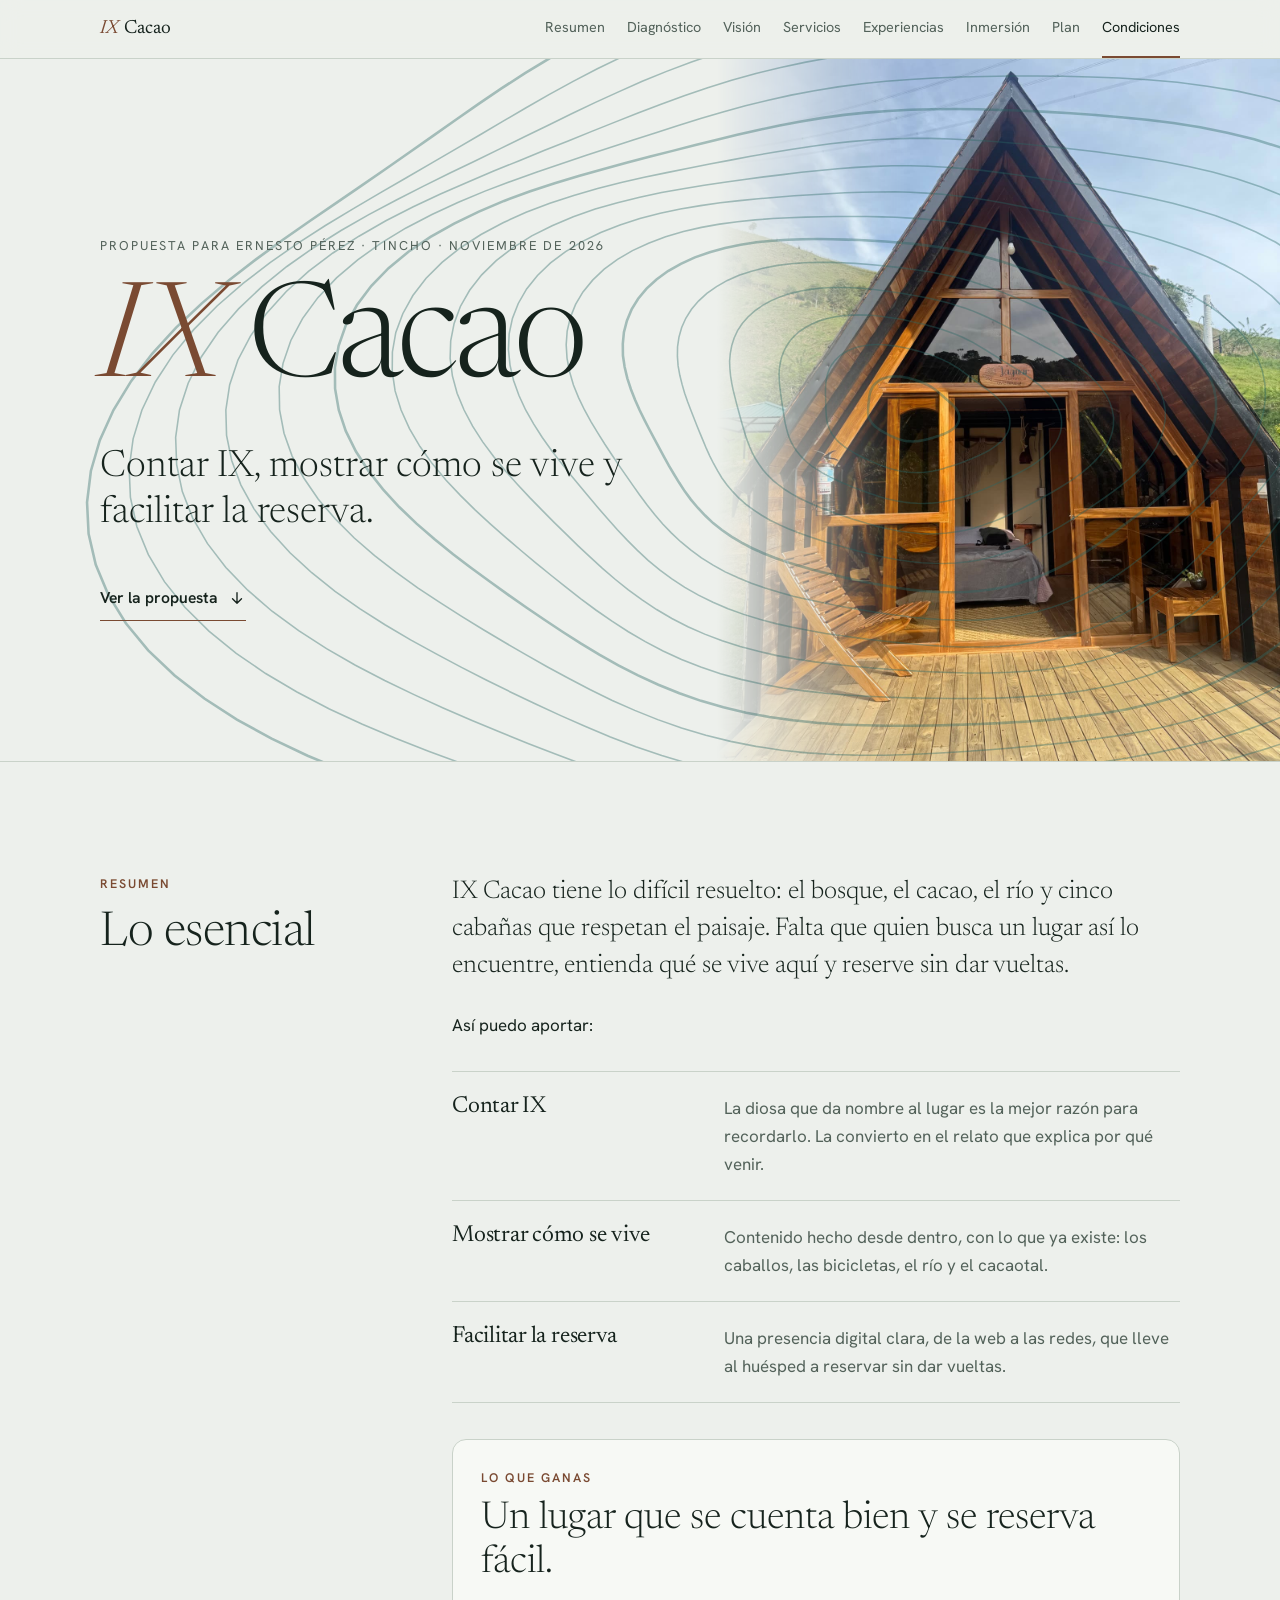
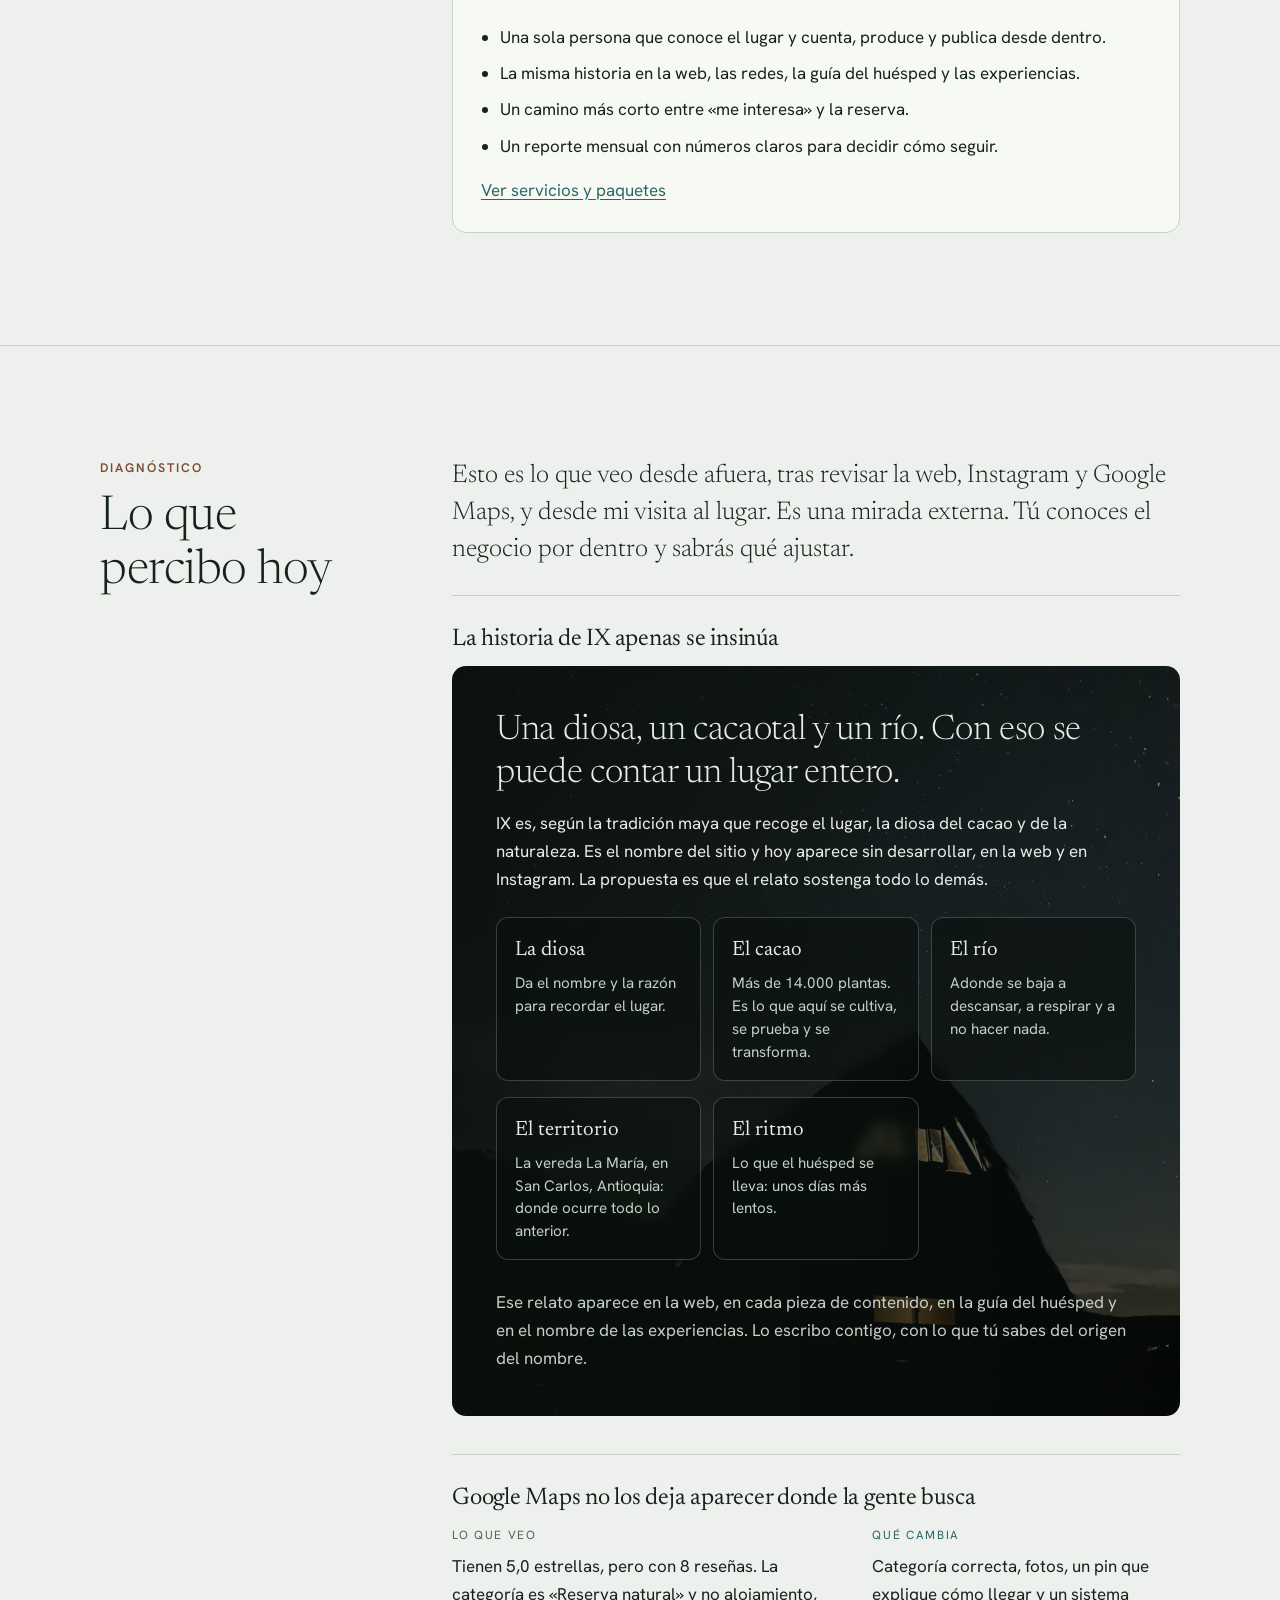
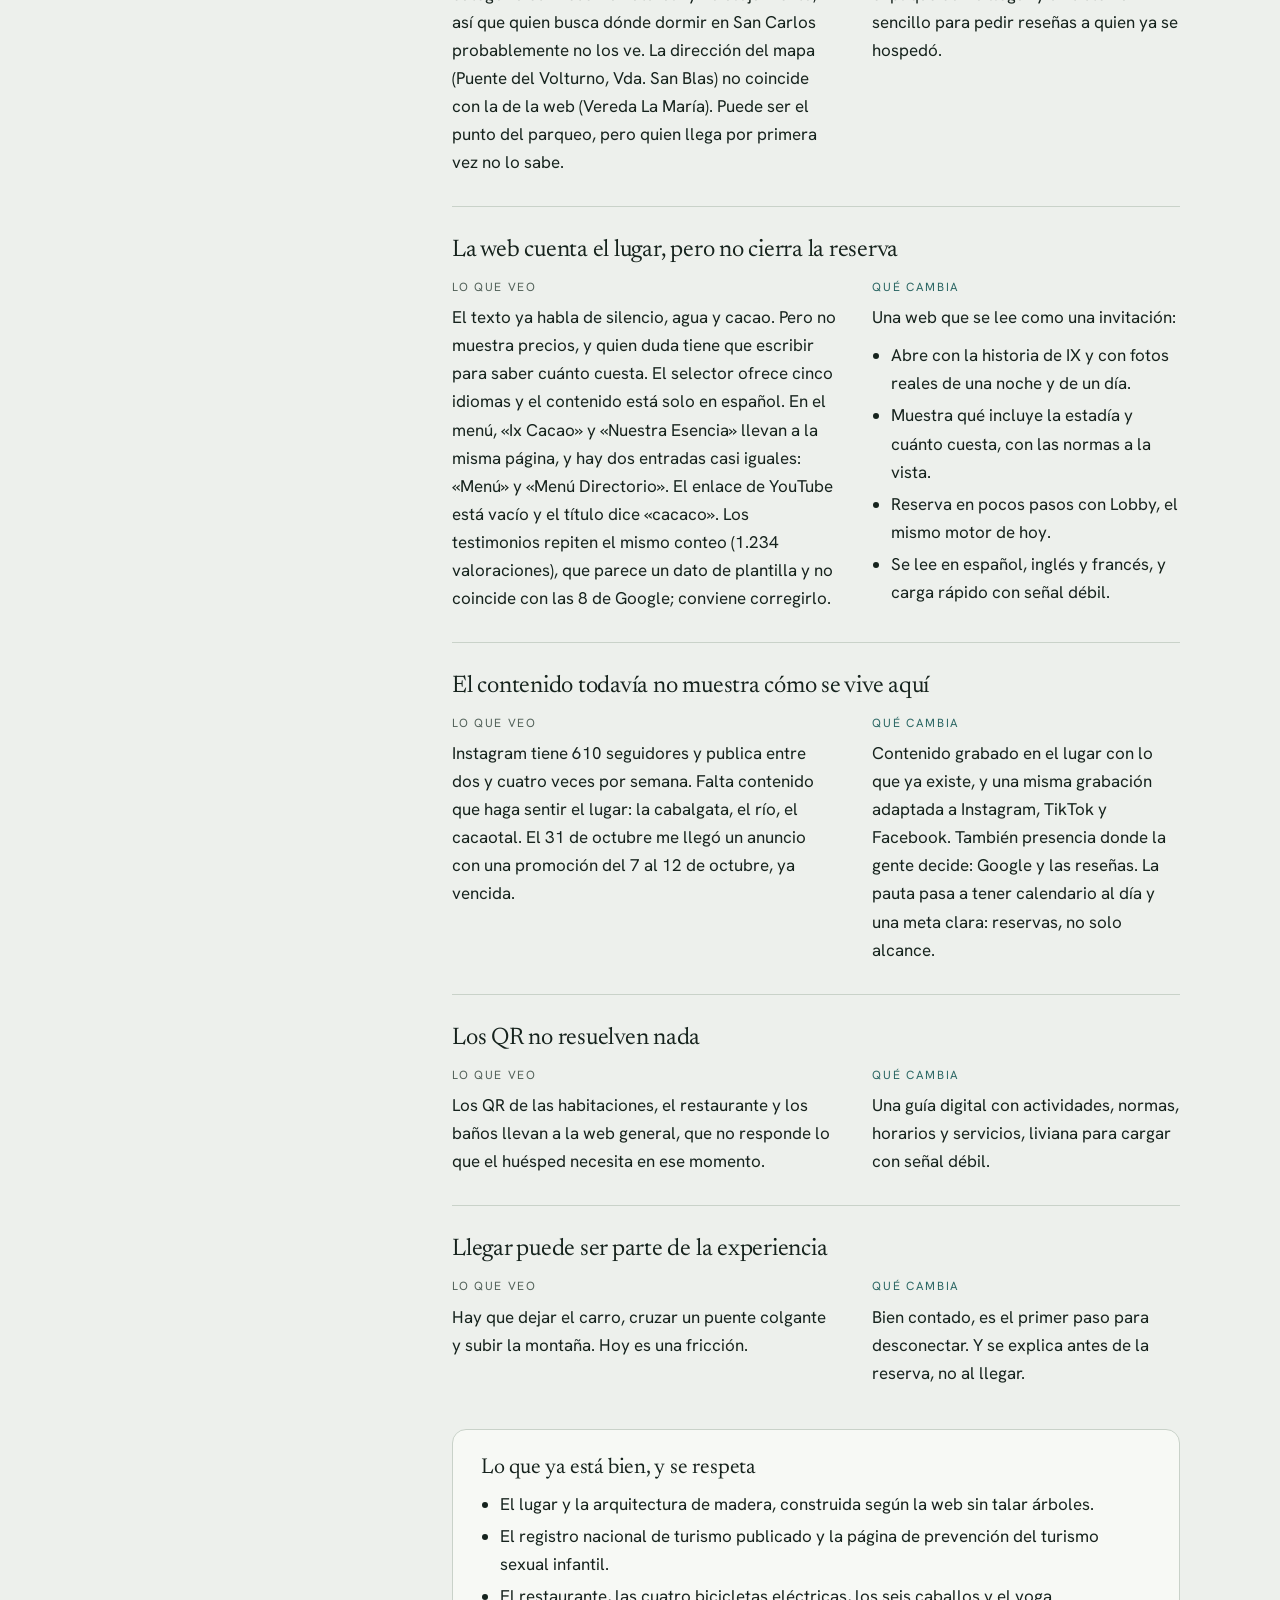
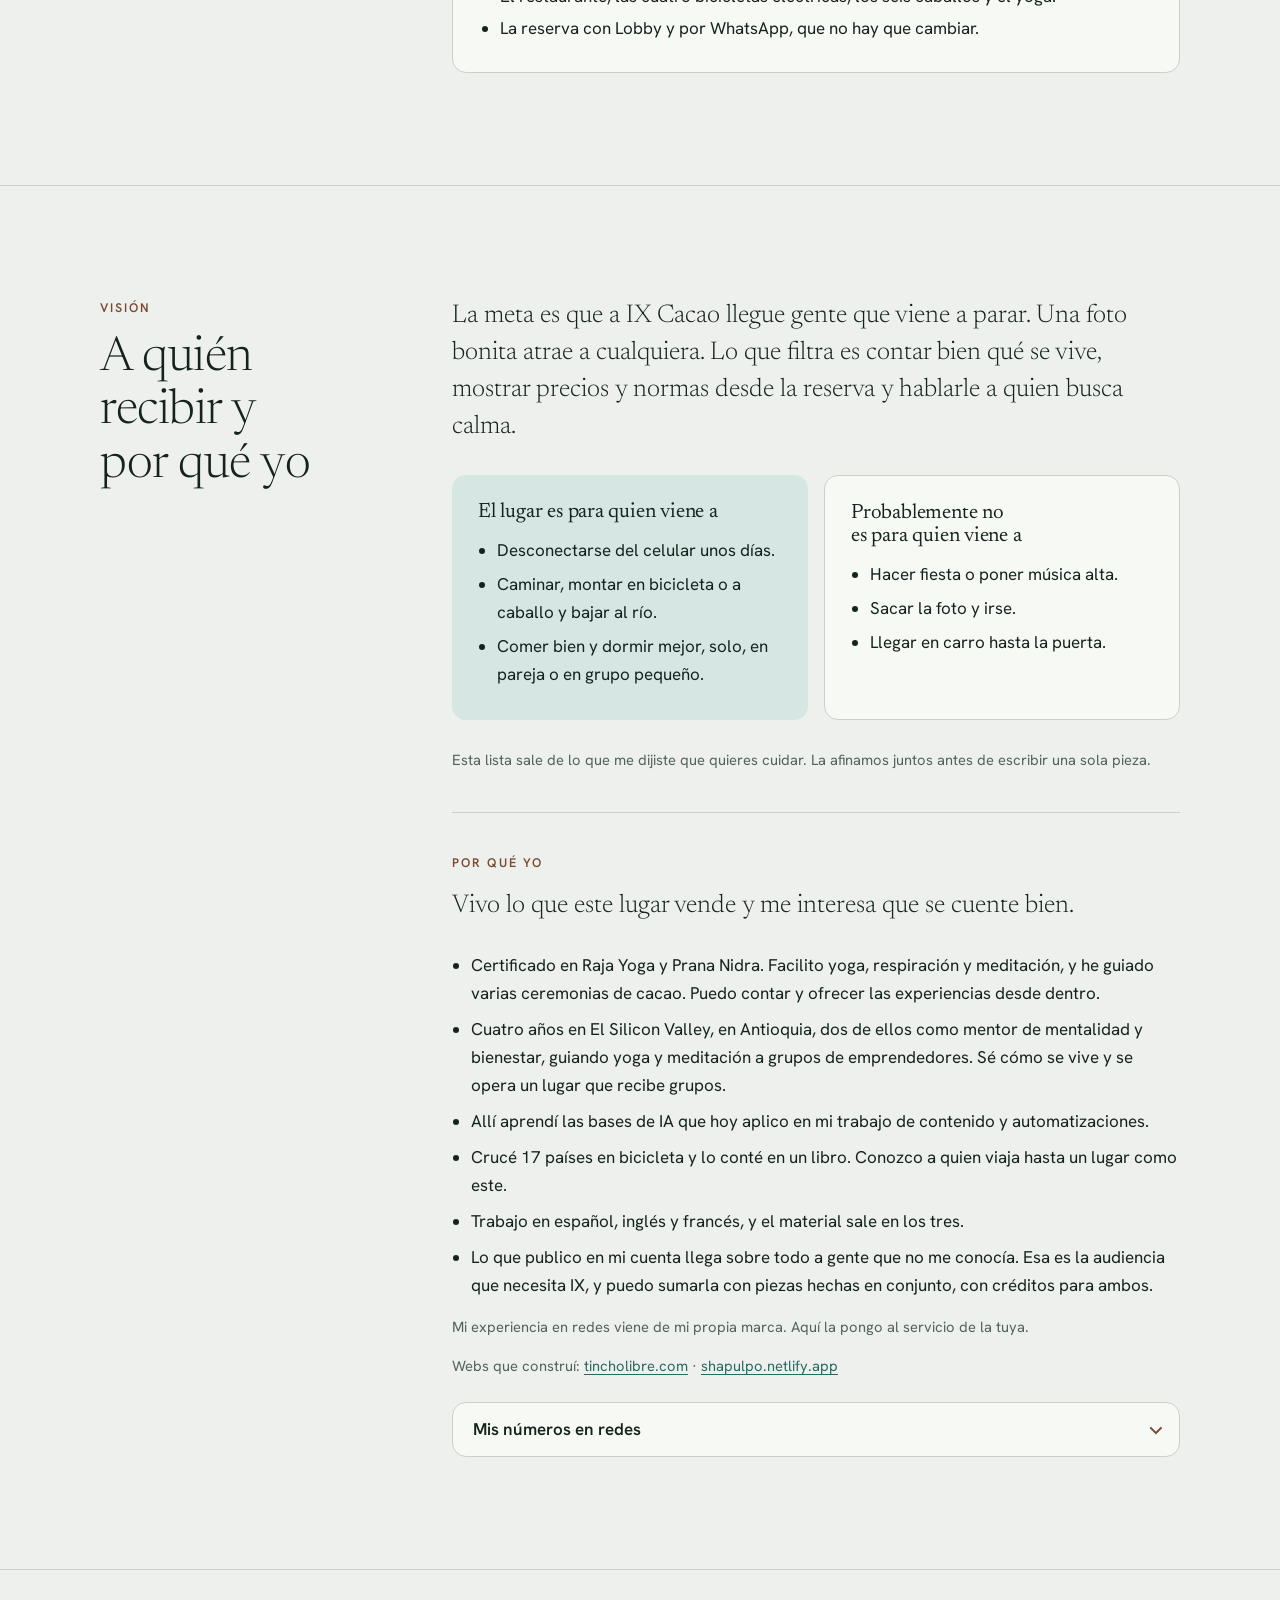
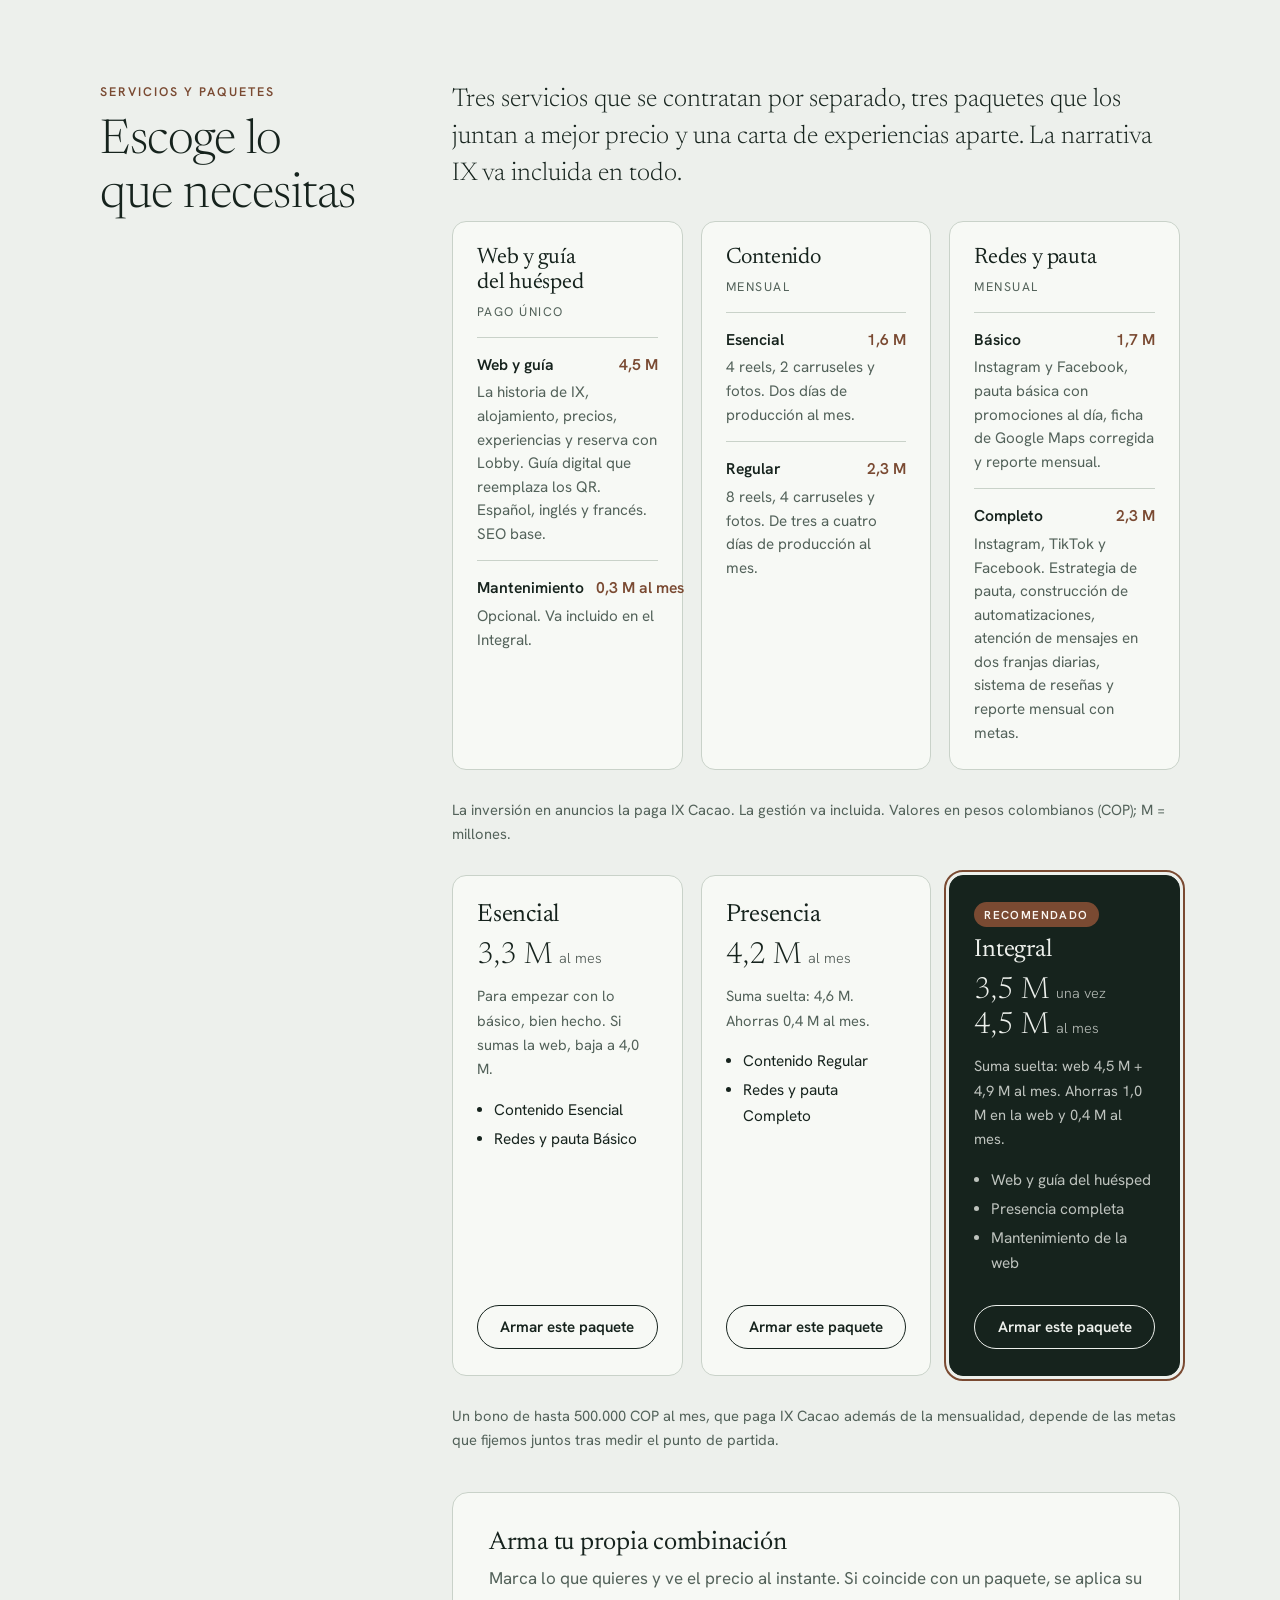
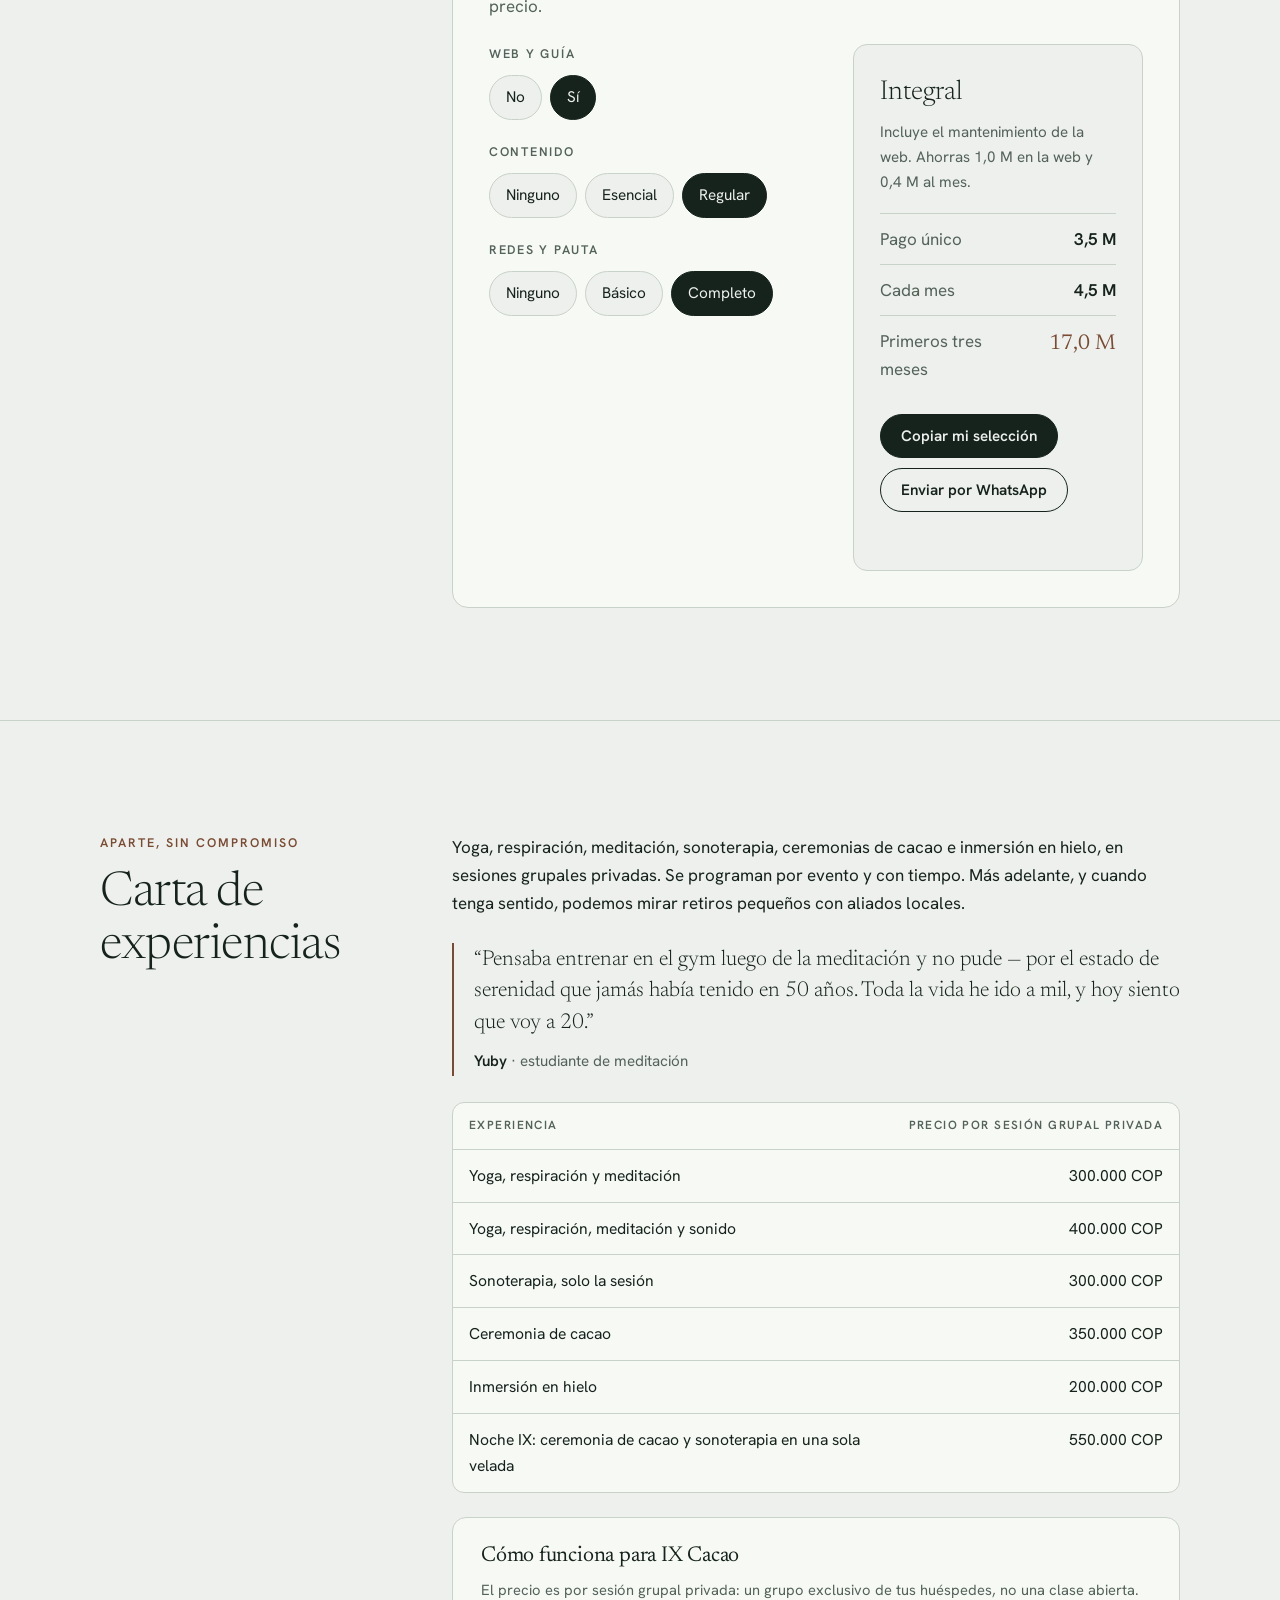
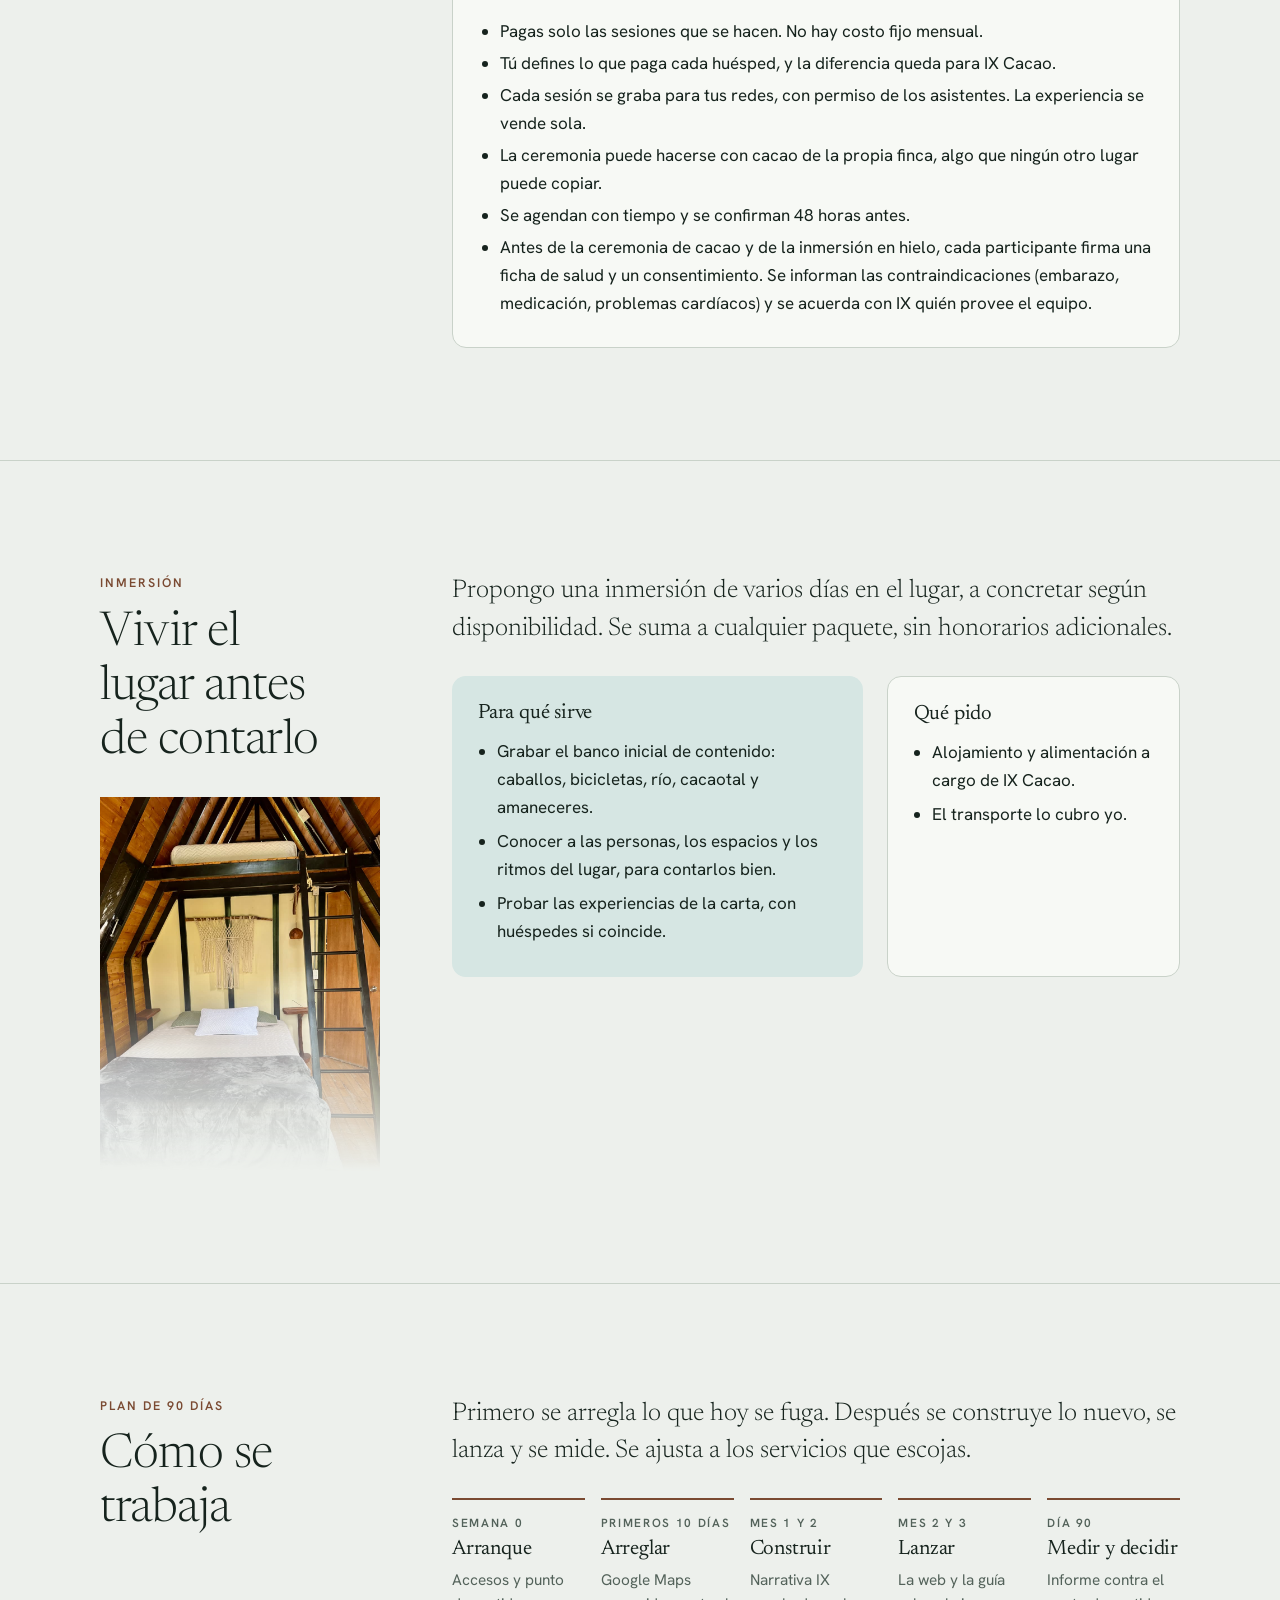
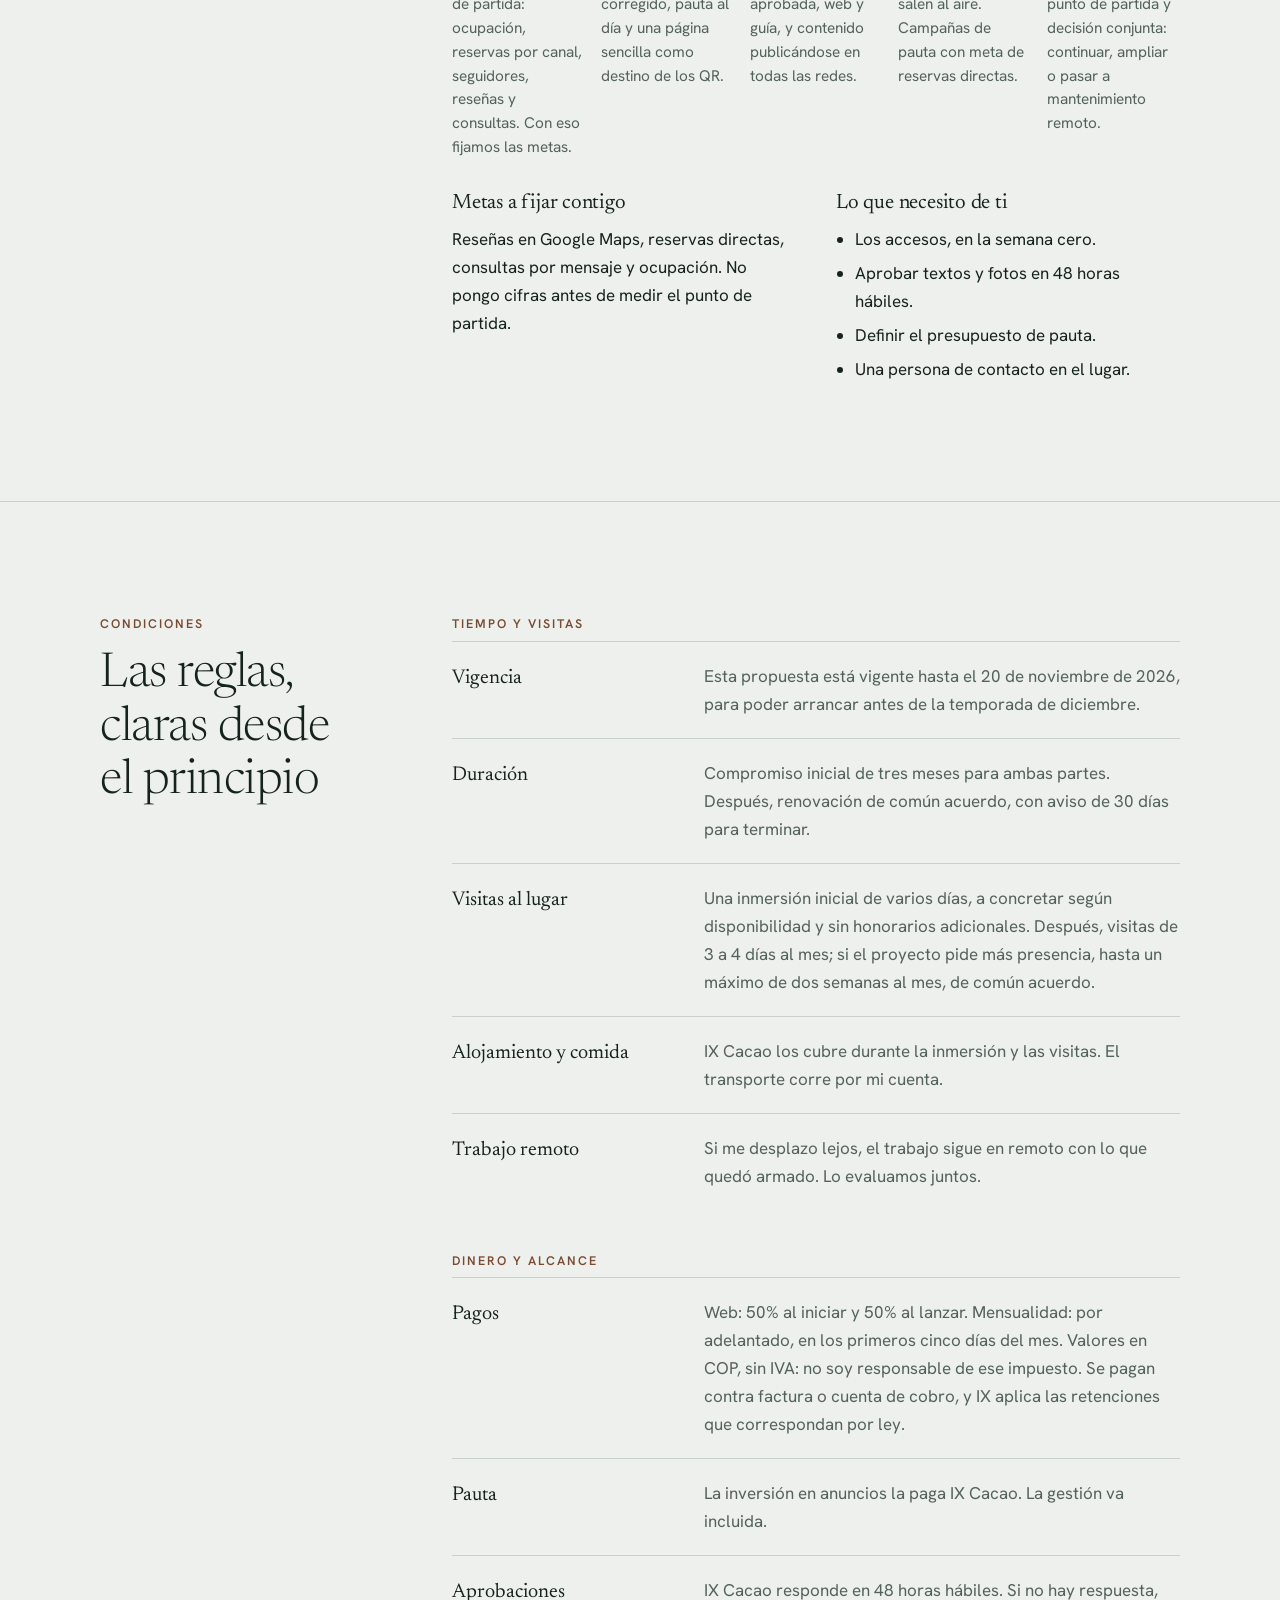
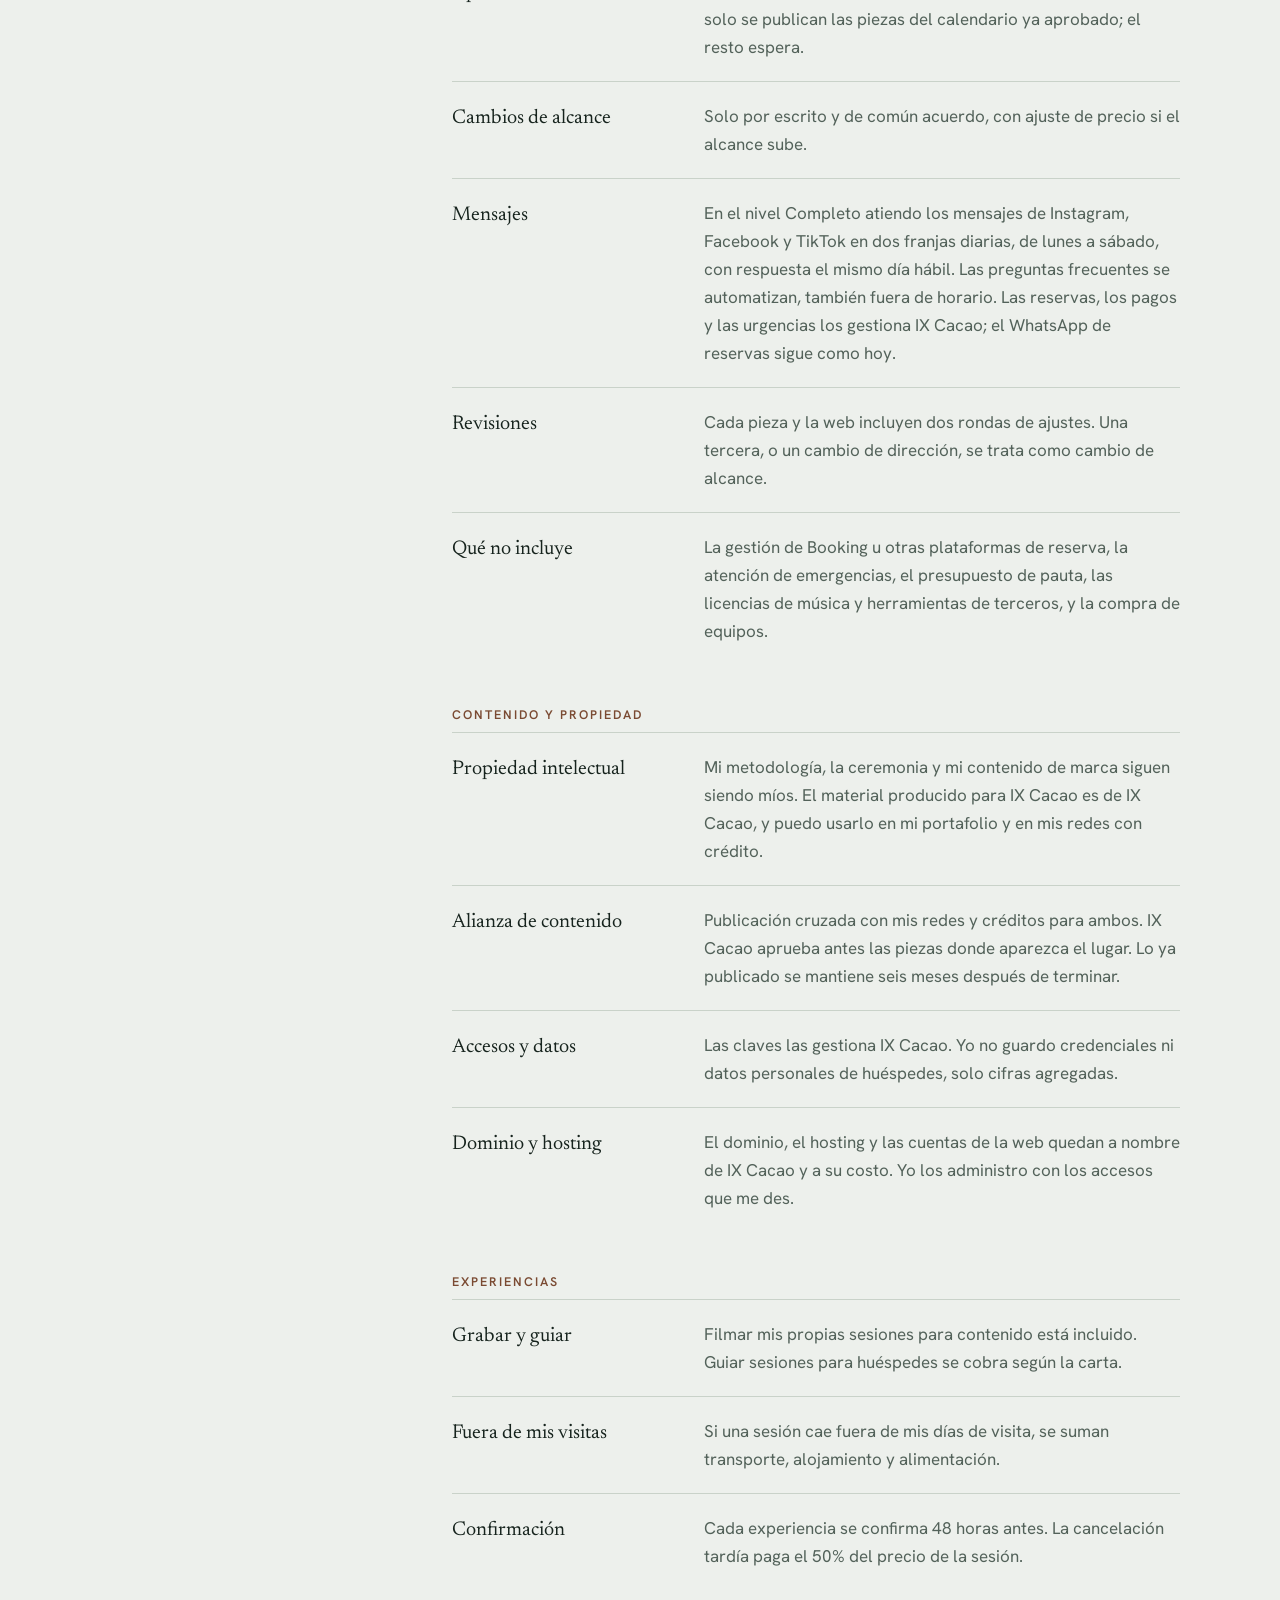
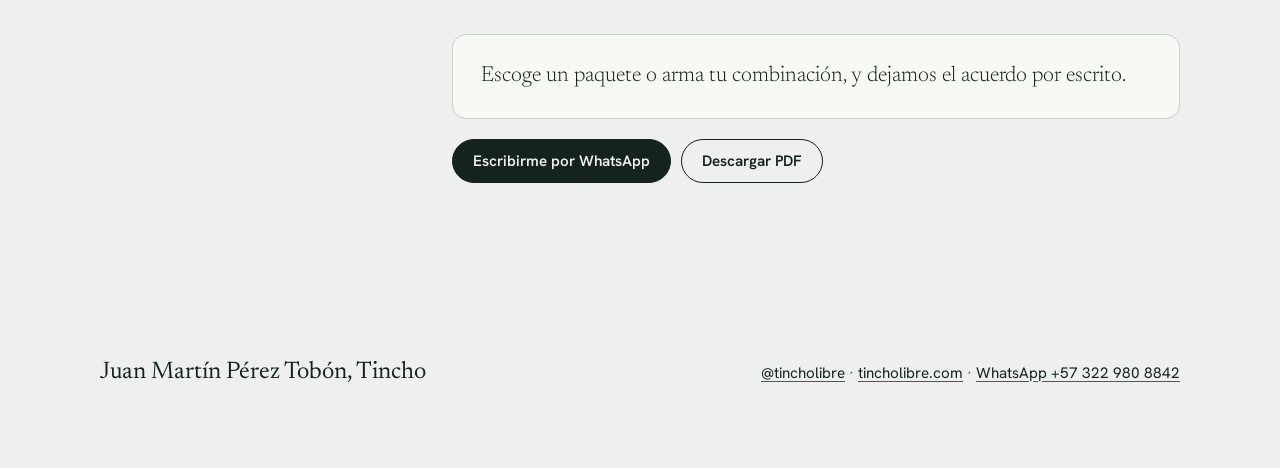
<file: web/propuesta-ixcacao/index.html>
<!doctype html>
<html lang="es">
<head>
<meta charset="utf-8">
<meta name="viewport" content="width=device-width, initial-scale=1, viewport-fit=cover">
<meta name="description" content="Propuesta de Tincho para IX Cacao: narrativa, web, contenido, redes y carta de experiencias.">
<meta name="robots" content="noindex, nofollow">
<meta name="theme-color" content="#EDF0EC">
<meta property="og:type" content="website">
<meta property="og:locale" content="es_CO">
<meta property="og:title" content="Propuesta para IX Cacao · Tincho">
<meta property="og:url" content="https://tincholibre.com/propuesta-ixcacao/">
<meta property="og:site_name" content="Tincho">
<meta name="twitter:card" content="summary_large_image">
<meta property="og:image" content="https://tincholibre.com/propuesta-ixcacao/img/og-ixcacao.jpg">
<meta property="og:image:width" content="1200">
<meta property="og:image:height" content="630">
<meta property="og:image:alt" content="Cabaña de madera en A de IX Cacao junto al título de la propuesta">
<meta name="twitter:image" content="https://tincholibre.com/propuesta-ixcacao/img/og-ixcacao.jpg">
<meta property="og:description" content="Contar IX, mostrar cómo se vive y facilitar la reserva. Propuesta de trabajo de Tincho.">
<link rel="icon" href="data:image/svg+xml,%3Csvg xmlns='http://www.w3.org/2000/svg' viewBox='0 0 32 32'%3E%3Crect width='32' height='32' rx='7' fill='%2316231D'/%3E%3Ctext x='16' y='22' text-anchor='middle' font-family='Georgia,serif' font-size='17' font-style='italic' fill='%23D9A883'%3EIX%3C/text%3E%3C/svg%3E">
<script>
if ('IntersectionObserver' in window && !(window.matchMedia && matchMedia('(prefers-reduced-motion: reduce)').matches)) document.documentElement.classList.add('js');
</script>
<title>Propuesta para IX Cacao · Tincho</title>
<link rel="preload" as="image" href="img/portada.jpg" fetchpriority="high">
<link rel="preconnect" href="https://fonts.googleapis.com">
<link rel="preconnect" href="https://fonts.gstatic.com" crossorigin>
<link rel="stylesheet" href="https://fonts.googleapis.com/css2?family=Newsreader:ital,opsz,wght@0,6..72,300;0,6..72,400;0,6..72,500;1,6..72,300;1,6..72,400&family=Hanken+Grotesk:wght@400;500;600&display=swap">
<style>
/* Concepto: documento largo que baja como un río por la montaña. Niebla verde de fondo, tinta de bosque, un solo acento de corteza de cacao. Curvas de nivel solo en la portada. */
:root {
  --bg: #EDF0EC;
  --surface: #F7F9F5;
  --sunk: #E2E8E1;
  --ink: #16231D;
  --muted: #53625A;
  --line: #C9D2C9;
  --accent: #7A4A32;
  --on-accent: #FBF7F3;
  --river: #2C6764;
  --river-soft: #D6E6E3;
  --cacao-soft: #EADDD2;
  --contour: rgba(44, 103, 100, .38);
  --display: "Newsreader", Georgia, "Times New Roman", serif;
  --body: "Hanken Grotesk", "Segoe UI", system-ui, sans-serif;
  --maxw: 1120px;
}
@media (prefers-color-scheme: dark) {
  :root:not([data-theme="light"]) {
    --bg: #0E1713; --surface: #15211B; --sunk: #0B120F; --ink: #E7EDE6; --muted: #9DAEA3;
    --line: #2B3B32; --accent: #D9A883; --on-accent: #1A120D; --river: #86C2BC;
    --river-soft: #17302D; --cacao-soft: #2A1F19; --contour: rgba(134, 194, 188, .3);
    color-scheme: dark;
  }
}
:root[data-theme="dark"] {
  --bg: #0E1713; --surface: #15211B; --sunk: #0B120F; --ink: #E7EDE6; --muted: #9DAEA3;
  --line: #2B3B32; --accent: #D9A883; --on-accent: #1A120D; --river: #86C2BC;
  --river-soft: #17302D; --cacao-soft: #2A1F19; --contour: rgba(134, 194, 188, .3);
  color-scheme: dark;
}

*, *::before, *::after { box-sizing: border-box; }
html { scroll-behavior: smooth; scroll-padding-top: 88px; }
body {
  margin: 0;
  background: var(--bg);
  color: var(--ink);
  font-family: var(--body);
  font-size: 1.0625rem;
  line-height: 1.65;
  -webkit-font-smoothing: antialiased;
  text-rendering: optimizeLegibility;
}
body::before { content: ""; position: fixed; inset: 0 0 auto; height: env(safe-area-inset-top, 0px); z-index: 60; background: var(--bg); }
img, svg { max-width: 100%; }
h1, h2, h3 { font-family: var(--display); font-weight: 400; line-height: 1.12; margin: 0; text-wrap: balance; letter-spacing: -.01em; }
p { margin: 0 0 1em; }
a { color: var(--river); text-underline-offset: 3px; }
:focus-visible { outline: 2px solid var(--accent); outline-offset: 3px; border-radius: 3px; }

.wrap {
  max-width: var(--maxw);
  margin-inline: auto;
  padding-left: max(20px, env(safe-area-inset-left, 0px));
  padding-right: max(20px, env(safe-area-inset-right, 0px));
}

/* Barra superior */
.site {
  position: sticky; top: env(safe-area-inset-top, 0px); z-index: 50;
  background: color-mix(in srgb, var(--bg) 90%, transparent);
  backdrop-filter: blur(10px);
  border-bottom: 1px solid var(--line);
}
.site .wrap { display: flex; align-items: center; justify-content: space-between; gap: 20px; min-height: 56px; }
.mark { font-family: var(--display); font-size: 1.2rem; letter-spacing: .01em; white-space: nowrap; }
.mark i { font-style: italic; color: var(--accent); }
.site nav { display: flex; gap: 22px; overflow-x: auto; scrollbar-width: none; min-width: 0; }
.site nav::-webkit-scrollbar { display: none; }
.site nav a { color: var(--muted); font-size: .9rem; text-decoration: none; white-space: nowrap; padding-block: 16px; border-bottom: 2px solid transparent; }
.site nav a:hover { color: var(--ink); }
.site nav a[aria-current="true"] { color: var(--ink); border-bottom-color: var(--accent); }

/* Portada */
.cover { position: relative; overflow: hidden; border-bottom: 1px solid var(--line); }
.cover svg.contours { position: absolute; inset: 0; width: 100%; height: 100%; pointer-events: none; }
.ring { fill: none; stroke: var(--contour); stroke-width: 1.1; stroke-dasharray: 1; stroke-dashoffset: 0; animation: draw 2.2s cubic-bezier(.25,.6,.2,1) both; animation-delay: calc(var(--i) * 80ms); }
.ring--major { stroke-width: 1.8; }
@keyframes draw { from { stroke-dashoffset: 1; } to { stroke-dashoffset: 0; } }
.cover .wrap { position: relative; padding-block: clamp(64px, 12vw, 140px) clamp(56px, 9vw, 104px); min-height: clamp(520px, 78svh, 760px); display: flex; flex-direction: column; justify-content: center; align-items: flex-start; }
.cover-media { position: absolute; inset: 0 0 0 auto; width: 44%; background: url("img/portada.jpg") center 38% / cover; -webkit-mask-image: linear-gradient(to right, transparent 0, #000 34%); mask-image: linear-gradient(to right, transparent 0, #000 34%); }
.eyebrow { font-size: .8rem; letter-spacing: .16em; text-transform: uppercase; color: var(--muted); margin: 0 0 28px; }
.cover h1 { font-size: clamp(3.4rem, 11vw, 8.2rem); font-weight: 300; line-height: .95; letter-spacing: -.03em; }
.cover h1 i { color: var(--accent); font-weight: 300; }
.cover .lead { font-family: var(--display); font-size: clamp(1.5rem, 3.4vw, 2.35rem); font-weight: 300; line-height: 1.22; max-width: 26ch; margin: 36px 0 0; }

/* Secciones */
.section { padding-block: clamp(56px, 9vw, 112px); border-bottom: 1px solid var(--line); }
.section .grid { display: grid; gap: 36px; grid-template-columns: minmax(0, 1fr); }
.section-head { min-width: 0; }
.label { font-size: .78rem; letter-spacing: .16em; text-transform: uppercase; color: var(--accent); margin: 0 0 14px; font-weight: 600; }
.section h2 { font-size: clamp(1.9rem, 4.2vw, 3rem); font-weight: 300; }
.section-body { min-width: 0; max-width: 760px; }
@media (min-width: 960px) {
  .section .grid { grid-template-columns: 280px minmax(0, 1fr); gap: 72px; }
  .section-head { position: sticky; top: 100px; align-self: start; }
  .section-body.wide { max-width: none; }
}
.lede { font-family: var(--display); font-size: clamp(1.3rem, 2.2vw, 1.6rem); line-height: 1.45; font-weight: 300; }
.muted { color: var(--muted); }
.small { font-size: .92rem; }
.rule { height: 1px; background: var(--line); border: 0; margin: 40px 0; }
.sub { font-size: 1.6rem; margin-bottom: 12px; }

/* Resumen */
.moves { display: grid; gap: 0; margin: 32px 0; border-top: 1px solid var(--line); }
.move { display: grid; grid-template-columns: minmax(0, 1fr); gap: 6px; padding: 22px 0; border-bottom: 1px solid var(--line); }
.move h3 { font-size: 1.45rem; font-weight: 400; }
.move p { margin: 0; color: var(--muted); }
@media (min-width: 700px) { .move { grid-template-columns: 240px minmax(0, 1fr); gap: 32px; } }
.reco { background: var(--surface); border: 1px solid var(--line); border-radius: 14px; padding: 28px; margin-top: 36px; }
.reco .label { margin-bottom: 8px; }
.reco .big { font-family: var(--display); font-size: clamp(1.7rem, 3.4vw, 2.4rem); font-weight: 300; line-height: 1.15; }
.reco .big span { color: var(--accent); }
.reco p:last-child { margin-bottom: 0; }

/* Diagnóstico */
.finding { display: grid; gap: 14px; padding: 30px 0; border-top: 1px solid var(--line); }
.finding h3 { font-size: 1.5rem; font-weight: 400; }
.finding .cols { display: grid; gap: 18px; grid-template-columns: minmax(0, 1fr); }
.finding p { margin: 0; }
.finding ul { margin: 10px 0 0; padding-left: 1.1em; }
.finding li { margin-bottom: 4px; }
.col-label { display: block; font-size: .74rem; letter-spacing: .14em; text-transform: uppercase; color: var(--muted); margin-bottom: 6px; }
@media (min-width: 700px) { .finding .cols { grid-template-columns: minmax(0, 1.25fr) minmax(0, 1fr); gap: 36px; } }
.story { --ink: #E7EDE6; --muted: #C4D0C7; --line: rgba(231, 237, 230, .22); --surface: rgba(10, 16, 13, .58); color: var(--ink); border-radius: 14px; padding: clamp(24px, 4.5vw, 44px); margin: 0 0 8px; background: linear-gradient(90deg, rgba(10, 16, 13, .93) 0%, rgba(10, 16, 13, .8) 48%, rgba(10, 16, 13, .46) 100%), url("img/noche.jpg") center 74% / cover no-repeat, #0E1713; }
@media (max-width: 700px) { .story { background: linear-gradient(rgba(10, 16, 13, .84), rgba(10, 16, 13, .84)), url("img/noche.jpg") center 74% / cover no-repeat, #0E1713; } }
.chain li { -webkit-backdrop-filter: blur(6px); backdrop-filter: blur(6px); }
.story h4 { font-family: var(--display); font-size: clamp(1.6rem, 3vw, 2.2rem); font-weight: 300; line-height: 1.2; letter-spacing: -.01em; margin: 0 0 14px; }
.story > p:last-child { margin-bottom: 0; }
.story .chain { list-style: none; padding: 0; margin: 24px 0; display: grid; gap: 12px; grid-template-columns: repeat(auto-fit, minmax(200px, 1fr)); }
.chain li { background: var(--surface); border: 1px solid var(--line); border-radius: 12px; padding: 16px 18px; min-width: 0; }
.chain b { display: block; font-family: var(--display); font-weight: 400; font-size: 1.3rem; margin-bottom: 4px; }
.chain span { color: var(--muted); font-size: .95rem; line-height: 1.5; display: block; }
.good { background: var(--surface); border: 1px solid var(--line); border-radius: 14px; padding: 26px 28px; margin-top: 12px; }
.good h3 { font-size: 1.35rem; margin-bottom: 10px; }
.good ul { margin: 0; padding-left: 1.1em; }
.good li { margin-bottom: 4px; }

/* Visión */
.pair { display: grid; gap: 16px; grid-template-columns: minmax(0, 1fr); margin: 28px 0; }
@media (min-width: 700px) { .pair { grid-template-columns: 1fr 1fr; } }
.pair > div { border-radius: 14px; padding: 26px; }
.pair h3 { font-size: 1.3rem; margin-bottom: 12px; }
.pair ul { margin: 0; padding-left: 1.1em; }
.pair li { margin-bottom: 6px; }
.pair .yes { background: var(--river-soft); }
.pair .no { background: var(--surface); border: 1px solid var(--line); }
.bullets { margin: 16px 0; padding-left: 1.1em; }
.bullets li { margin-bottom: 8px; }

/* Testimonio */
.quote { margin: 26px 0; padding: 2px 0 2px 20px; border-left: 2px solid var(--accent); max-width: 760px; }
.quote blockquote { margin: 0; font-family: var(--display); font-weight: 300; font-size: clamp(1.15rem, 2vw, 1.35rem); line-height: 1.45; }
.quote figcaption { margin-top: 10px; color: var(--muted); font-size: .95rem; }
.quote figcaption b { color: var(--ink); font-weight: 600; }

/* Mis números */
.proof { margin: 24px 0 0; border: 1px solid var(--line); border-radius: 14px; background: var(--surface); }
.proof summary { cursor: pointer; list-style: none; display: flex; justify-content: space-between; align-items: center; gap: 16px; min-height: 48px; padding: 12px 20px; font-weight: 600; }
.proof summary::-webkit-details-marker { display: none; }
.proof summary::after { content: ""; flex: none; width: 9px; height: 9px; border-right: 2px solid var(--accent); border-bottom: 2px solid var(--accent); transform: rotate(45deg) translateY(-2px); transition: transform .25s ease; }
.proof[open] summary::after { transform: rotate(-135deg) translateY(-2px); }
.proof-body { padding: 4px 20px 22px; }
.stats { list-style: none; padding: 0; margin: 0 0 20px; display: grid; gap: 14px; grid-template-columns: repeat(auto-fit, minmax(160px, 1fr)); }
.stats li { border-top: 2px solid var(--accent); padding-top: 10px; }
.stats b { display: block; font-family: var(--display); font-weight: 300; font-size: 2.3rem; line-height: 1.1; font-variant-numeric: tabular-nums; }
.stats span { display: block; color: var(--muted); font-size: .93rem; line-height: 1.45; }
.reels { list-style: none; padding: 0; margin: 0 0 16px; border-top: 1px solid var(--line); }
.reels li { display: grid; gap: 2px; padding: 12px 0; border-bottom: 1px solid var(--line); }
.reels b { font-weight: 600; }
.reels span { color: var(--muted); font-size: .95rem; font-variant-numeric: tabular-nums; }
@media (prefers-reduced-motion: reduce) { .proof summary::after { transition: none; } }

/* Foto con degradado */
.ph { margin: 28px 0 0; }
.ph img { display: block; width: 100%; height: auto; aspect-ratio: 3 / 4; object-fit: cover; }
.ph--fade img { -webkit-mask-image: linear-gradient(to bottom, #000 45%, transparent 100%); mask-image: linear-gradient(to bottom, #000 45%, transparent 100%); }
@media (max-width: 959px) { .ph img { aspect-ratio: 16 / 9; } .ph--fade img { -webkit-mask-image: linear-gradient(to bottom, #000 55%, transparent 100%); mask-image: linear-gradient(to bottom, #000 55%, transparent 100%); } }

/* Tablas */
.table-wrap { overflow-x: auto; margin: 24px 0; border: 1px solid var(--line); border-radius: 12px; background: var(--surface); }
table { border-collapse: collapse; width: 100%; font-variant-numeric: tabular-nums; font-size: .98rem; }
th, td { padding: 13px 16px; text-align: left; border-bottom: 1px solid var(--line); vertical-align: top; }
tbody tr:last-child td, tbody tr:last-child th { border-bottom: 0; }
th { font-size: .74rem; letter-spacing: .12em; text-transform: uppercase; color: var(--muted); font-weight: 600; white-space: nowrap; }
td.num, th.num { text-align: right; white-space: nowrap; }

/* Servicios */
.services { display: grid; gap: 18px; grid-template-columns: minmax(0, 1fr); margin: 28px 0; }
@media (min-width: 760px) { .services { grid-template-columns: repeat(3, minmax(0, 1fr)); } }
.service { background: var(--surface); border: 1px solid var(--line); border-radius: 14px; padding: 24px; display: flex; flex-direction: column; gap: 14px; min-width: 0; }
.service h3 { font-size: 1.4rem; }
.service .kind { font-size: .78rem; letter-spacing: .12em; text-transform: uppercase; color: var(--muted); margin: -8px 0 0; }
.level { border-top: 1px solid var(--line); padding-top: 14px; }
.level h4 { margin: 0 0 4px; font-family: var(--body); font-size: .98rem; font-weight: 600; display: flex; justify-content: space-between; gap: 12px; align-items: baseline; }
.level h4 span { font-variant-numeric: tabular-nums; color: var(--accent); white-space: nowrap; }
.level p { margin: 0; color: var(--muted); font-size: .95rem; line-height: 1.55; }
.packages { display: grid; gap: 18px; grid-template-columns: minmax(0, 1fr); margin: 28px 0; }
@media (min-width: 760px) { .packages { grid-template-columns: repeat(3, minmax(0, 1fr)); } }
.package { border: 1px solid var(--line); border-radius: 14px; padding: 26px 24px; background: var(--surface); display: flex; flex-direction: column; gap: 10px; min-width: 0; }
.package.is-reco { background: var(--ink); color: var(--bg); border-color: var(--ink); }
.package.is-reco .muted, .package.is-reco li { color: color-mix(in srgb, var(--bg) 78%, var(--ink)); }
.package .badge { align-self: flex-start; font-size: .72rem; letter-spacing: .12em; text-transform: uppercase; font-weight: 600; padding: 3px 10px; border-radius: 99px; background: var(--accent); color: var(--on-accent); }
.package h3 { font-size: 1.55rem; }
.package .price { font-family: var(--display); font-size: 1.9rem; font-weight: 300; line-height: 1.15; font-variant-numeric: tabular-nums; margin: 0; }
.package .price small { font-family: var(--body); font-size: .9rem; opacity: .75; }
.package ul { margin: 6px 0 0; padding-left: 1.1em; font-size: .96rem; }
.package li { margin-bottom: 4px; }

/* Configurador */
.cfg { background: var(--surface); border: 1px solid var(--line); border-radius: 16px; padding: clamp(22px, 4vw, 36px); margin-top: 40px; }
.cfg h3 { font-size: 1.6rem; margin-bottom: 6px; }
.cfg-grid { display: grid; gap: 28px; grid-template-columns: minmax(0, 1fr); margin-top: 24px; }
@media (min-width: 900px) { .cfg-grid { grid-template-columns: minmax(0, 1.1fr) minmax(0, 1fr); gap: 44px; } }
fieldset { border: 0; padding: 0; margin: 0 0 22px; min-width: 0; }
legend { font-size: .78rem; letter-spacing: .14em; text-transform: uppercase; color: var(--muted); font-weight: 600; padding: 0; margin-bottom: 10px; }
.opts { display: flex; flex-wrap: wrap; gap: 8px; }
.opts input { position: absolute; opacity: 0; pointer-events: none; }
.opts label { cursor: pointer; border: 1px solid var(--line); border-radius: 99px; padding: 9px 16px; min-height: 44px; display: inline-flex; align-items: center; background: var(--bg); font-size: .96rem; transition: background .2s, border-color .2s, color .2s; }
.opts label:hover { border-color: var(--accent); }
.opts input:checked + label { background: var(--ink); color: var(--bg); border-color: var(--ink); }
.opts input:focus-visible + label { outline: 2px solid var(--accent); outline-offset: 3px; }
.cfg-out { background: var(--bg); border: 1px solid var(--line); border-radius: 14px; padding: 26px; align-self: start; }
.cfg-name { font-family: var(--display); font-size: 1.7rem; font-weight: 300; margin: 0 0 4px; }
.cfg-sub { color: var(--muted); font-size: .95rem; margin: 0 0 18px; }
.cfg-out dl { margin: 0; display: grid; gap: 0; }
.cfg-out .row { display: flex; justify-content: space-between; gap: 16px; padding: 11px 0; border-top: 1px solid var(--line); font-variant-numeric: tabular-nums; }
.cfg-out dt { color: var(--muted); }
.cfg-out dd { margin: 0; font-weight: 600; text-align: right; white-space: nowrap; }
.cfg-out .row.total dd { font-family: var(--display); font-size: 1.35rem; font-weight: 400; color: var(--accent); }

/* Inmersión */
.imm { display: grid; gap: 20px; grid-template-columns: minmax(0, 1fr); margin: 28px 0; }
@media (min-width: 760px) { .imm { grid-template-columns: 1.4fr 1fr; gap: 24px; } }
.imm > div { border-radius: 14px; padding: 26px; min-width: 0; }
.imm h3 { font-size: 1.3rem; margin-bottom: 12px; }
.imm ul { margin: 0; padding-left: 1.1em; }
.imm li { margin-bottom: 6px; }
.imm .for { background: var(--river-soft); }
.imm .ask { background: var(--surface); border: 1px solid var(--line); }

/* Plan */
.flow { list-style: none; padding: 0; margin: 28px 0; display: grid; gap: 16px; grid-template-columns: minmax(0, 1fr); }
@media (min-width: 700px) { .flow { grid-template-columns: repeat(2, minmax(0, 1fr)); } }
@media (min-width: 1100px) { .flow { grid-template-columns: repeat(5, minmax(0, 1fr)); } }
.flow li { border-top: 2px solid var(--accent); padding-top: 14px; min-width: 0; }
.flow .when { font-size: .74rem; letter-spacing: .14em; text-transform: uppercase; color: var(--muted); font-weight: 600; margin: 0 0 6px; }
.flow h3 { font-size: 1.3rem; margin-bottom: 8px; }
.flow p { margin: 0; color: var(--muted); font-size: .96rem; line-height: 1.55; }
.two { display: grid; gap: 24px; grid-template-columns: minmax(0, 1fr); margin-top: 32px; }
@media (min-width: 760px) { .two { grid-template-columns: 1fr 1fr; gap: 40px; } }
.two h3 { font-size: 1.3rem; margin-bottom: 10px; }
.two ul { margin: 0; padding-left: 1.1em; }
.two li { margin-bottom: 6px; }

/* Condiciones */
.terms { margin: 0; display: grid; gap: 0; }
.term { display: grid; gap: 4px; padding: 20px 0; border-top: 1px solid var(--line); grid-template-columns: minmax(0, 1fr); }
.term dt { font-family: var(--display); font-size: 1.25rem; }
.term dd { margin: 0; color: var(--muted); }
@media (min-width: 700px) { .term { grid-template-columns: 220px minmax(0, 1fr); gap: 32px; } }
.group { font-size: .78rem; letter-spacing: .16em; text-transform: uppercase; color: var(--accent); font-weight: 600; margin: 40px 0 6px; }

/* Cierre */
.close { background: var(--surface); border: 1px solid var(--line); border-radius: 14px; padding: 26px 28px; margin-top: 44px; }
.close p { margin: 0; font-family: var(--display); font-size: 1.35rem; font-weight: 300; line-height: 1.4; }
footer { padding-block: 56px 72px; }
footer .wrap { display: flex; flex-wrap: wrap; justify-content: space-between; gap: 18px; align-items: baseline; }
footer p { margin: 0; color: var(--muted); font-size: .95rem; }
footer p a { display: inline-block; padding-block: 10px; color: var(--ink); text-decoration-color: var(--accent); }
footer p a:hover { color: var(--accent); }
footer .sig { font-family: var(--display); font-size: 1.5rem; color: var(--ink); }

@media (prefers-reduced-motion: reduce) {
  html { scroll-behavior: auto; }
  .ring { animation: none; }
  .opts label { transition: none; }
}

@media print {
  @page { size: A4; margin: 16mm 14mm; }
  html { scroll-behavior: auto; }
  body { font-size: 10.5pt; -webkit-print-color-adjust: exact; print-color-adjust: exact; }
  :root, :root:not([data-theme="light"]), :root[data-theme="dark"] {
    --bg: #FFFFFF; --surface: #F7F9F5; --sunk: #E9EEE8; --ink: #16231D; --muted: #4B5A52; --line: #C9D2C9;
    --accent: #7A4A32; --on-accent: #FBF7F3; --river: #2C6764; --river-soft: #D6E6E3; --cacao-soft: #EADDD2;
    --contour: rgba(44, 103, 100, .38); color-scheme: light;
  }
  body::before, .site, .cfg-controls { display: none !important; }
  .ring { animation: none; }
  .cover .wrap { padding-block: 40px 40px; }
  .section { padding-block: 28px; break-inside: auto; }
  .section .grid { grid-template-columns: 1fr !important; gap: 14px !important; }
  .section-head { position: static !important; }
  .finding, .package, .service, .term, .story, .reco, .good, .pair > div, .imm > div, .cfg-out, .table-wrap, .close, .flow li, .chain li { break-inside: avoid; }
  .cfg-grid { grid-template-columns: 1fr !important; }
  .cfg { padding: 0; border: 0; background: none; }
  .services, .packages { grid-template-columns: repeat(3, minmax(0, 1fr)) !important; gap: 10px; }
  .flow { grid-template-columns: repeat(5, minmax(0, 1fr)) !important; gap: 10px; }
  .chain { grid-template-columns: repeat(4, minmax(0, 1fr)) !important; }
  .section-body { max-width: none; }
  a { color: inherit; text-decoration: none; }
}

/* ---------- Interacción y movimiento ---------- */
.site nav { position: relative; }
.progress { position: absolute; left: 0; right: 0; bottom: -1px; height: 2px; pointer-events: none; }
.progress i { display: block; width: 100%; height: 100%; background: var(--accent); transform: scaleX(0); transform-origin: 0 50%; }

@keyframes rise { from { opacity: 0; transform: translateY(16px); } to { opacity: 1; transform: none; } }
.cover .eyebrow, .cover h1, .cover .lead, .cover .cue { animation: rise .8s cubic-bezier(.2,.7,.2,1) both; }
.cover h1 { animation-delay: .08s; }
.cover .lead { animation-delay: .2s; }
.cover .cue { animation-delay: .34s; }
.cue { display: inline-flex; align-items: center; gap: 10px; margin-top: 40px; min-height: 44px; color: var(--ink); text-decoration: none; font-weight: 600; font-size: .98rem; border-bottom: 1px solid var(--accent); }
.cue svg { transition: transform .25s ease; }
.cue:hover svg { transform: translateY(3px); }

.js .rv { opacity: 0; transform: translateY(14px); transition: opacity .6s ease, transform .6s cubic-bezier(.2,.7,.2,1); }
.js .rv.in { opacity: 1; transform: none; }

.finding .cols > div:last-child .col-label { color: var(--river); }

.package, .service { transition: transform .25s ease, box-shadow .25s ease, border-color .25s ease; }
@media (hover: hover) {
  .package:hover, .service:hover { transform: translateY(-3px); box-shadow: 0 16px 32px -20px rgba(22, 35, 29, .45); border-color: color-mix(in srgb, var(--accent) 45%, var(--line)); }
}
.package.is-selected { outline: 2px solid var(--accent); outline-offset: 3px; }
.package ul { margin-bottom: 14px; }
.package .pick { margin-top: auto; min-height: 44px; border-radius: 99px; border: 1px solid var(--ink); background: transparent; color: var(--ink); font: 600 .95rem var(--body); cursor: pointer; transition: background .2s, color .2s; }
.package .pick:hover { background: var(--ink); color: var(--bg); }
.package.is-reco .pick { border-color: var(--bg); color: var(--bg); }
.package.is-reco .pick:hover { background: var(--bg); color: var(--ink); }

.btn { display: inline-flex; align-items: center; justify-content: center; min-height: 44px; padding: 10px 20px; border-radius: 99px; border: 1px solid var(--ink); background: var(--ink); color: var(--bg); font: 600 .95rem var(--body); text-decoration: none; cursor: pointer; transition: background .2s, color .2s, border-color .2s; }
.btn:hover { background: var(--accent); border-color: var(--accent); color: var(--on-accent); }
.btn.ghost { background: transparent; color: var(--ink); }
.btn.ghost:hover { background: var(--ink); border-color: var(--ink); color: var(--bg); }
.cfg-actions { display: flex; flex-wrap: wrap; gap: 10px; margin-top: 20px; }
.cfg-status { min-height: 1.5em; margin: 10px 0 0; font-size: .9rem; color: var(--muted); }

@keyframes flash { from { background: color-mix(in srgb, var(--accent) 24%, transparent); } to { background: transparent; } }
.cfg-out dd { border-radius: 6px; }
.cfg-out dd.flash { animation: flash .8s ease; }

.fab { position: fixed; right: max(16px, env(safe-area-inset-right, 0px)); bottom: max(16px, env(safe-area-inset-bottom, 0px)); z-index: 40; display: inline-flex; align-items: center; min-height: 48px; padding: 0 22px; border-radius: 99px; background: var(--ink); color: var(--bg); font-weight: 600; font-size: .95rem; text-decoration: none; box-shadow: 0 14px 30px -14px rgba(0, 0, 0, .55); opacity: 0; visibility: hidden; transform: translateY(12px); transition: opacity .3s ease, transform .3s ease, visibility 0s linear .3s, background .2s; }
.fab.on { opacity: 1; visibility: visible; transform: none; transition-delay: 0s; }
.fab:hover { background: var(--accent); color: var(--on-accent); }

.print-only { display: none; }

@media (prefers-reduced-motion: reduce) {
  .cover .eyebrow, .cover h1, .cover .lead, .cover .cue { animation: none; }
  .cfg-out dd.flash { animation: none; }
  .package, .service, .fab, .cue svg { transition: none; }
}

/* ---------- Celular ---------- */
@media (max-width: 640px) {
  body { font-size: 1rem; }
  .site .wrap { gap: 12px; min-height: 52px; }
  .site nav { gap: 18px; padding-right: 28px; -webkit-mask-image: linear-gradient(to right, #000 85%, transparent); mask-image: linear-gradient(to right, #000 85%, transparent); }
  .cover .wrap { padding-block: 52px 44px; }
  .eyebrow { margin-bottom: 20px; letter-spacing: .12em; }
  .cover .lead { margin-top: 26px; }
  .cue { margin-top: 28px; }
  .section { padding-block: 48px; }
  .section .grid { gap: 22px; }
  .lede { font-size: 1.22rem; }
  .move { padding: 18px 0; }
  .finding { padding: 24px 0; }
  .package.is-reco { order: -1; }
  .packages, .services { gap: 14px; }
  .package, .service { padding: 22px 20px; }
  .reco, .good, .story, .close, .pair > div, .imm > div { padding: 22px 20px; }
  .cfg { padding: 20px 16px; border-radius: 14px; }
  .cfg-out { padding: 20px; }
  .cfg-actions .btn { flex: 1 1 100%; }
  .opts label { padding: 9px 14px; }
  .term { padding: 16px 0; }
  table.stack thead { display: none; }
  table.stack, table.stack tbody, table.stack tr, table.stack td { display: block; width: 100%; }
  table.stack tr { padding: 14px 16px; border-bottom: 1px solid var(--line); }
  table.stack tr:last-child { border-bottom: 0; }
  table.stack td { padding: 0; border: 0; }
  table.stack td.num { text-align: left; white-space: normal; color: var(--accent); font-weight: 600; margin-top: 2px; }
  footer { padding-block: 40px 96px; }
}

/* ---------- PDF: solo lo que hace falta ---------- */
@media print {
  .progress, .fab, .cue, .cfg, .web-only, .pick, .cfg-actions { display: none !important; }
  .print-only { display: inline !important; }
  .rv { opacity: 1 !important; transform: none !important; transition: none !important; }
  .cover .eyebrow, .cover h1, .cover .lead { animation: none !important; opacity: 1 !important; transform: none !important; }
  .package, .service { box-shadow: none !important; transform: none !important; }
  .proof { break-inside: avoid; }
  .quote { break-inside: avoid; margin: 14px 0; }
  #vision .lede { font-size: 1rem; }
  #vision .pair { margin: 8px 0; }
  #vision .pair > div { padding: 12px 16px; }
  #vision .pair li { margin-bottom: 3px; }
  #vision .bullets { margin: 8px 0; }
  #vision .bullets li { margin-bottom: 3px; }
  #vision .rule { margin: 10px 0; }
  #vision .section-head { margin-bottom: 6px; }
  #vision .proof { margin-top: 8px; }
  #vision .stats b { font-size: 1.5rem; }
  #vision .stats span { font-size: .85rem; line-height: 1.35; }
  #vision .stats { margin-bottom: 6px; }
  #vision .proof summary { min-height: 36px; padding-block: 6px; }
  #vision .proof-body { padding-bottom: 8px; }
  #vision { padding-bottom: 0; }
  .proof summary::after { display: none; }
  details.proof::details-content { content-visibility: visible; }
  .ph { break-inside: avoid; }
  .ph img { aspect-ratio: 16 / 6; }
  .cover-media { width: 38%; }
  .cover .wrap { min-height: 0; }
  .package.is-reco { order: 0; }
  body { font-size: 10pt; line-height: 1.55; }
  .cover .wrap { padding-block: 48px 36px; }
  .cover h1 { font-size: 4.2rem; }
  .cover .lead { font-size: 1.5rem; margin-top: 22px; }
  .section { padding-block: 22px; }
  .section h2 { font-size: 1.6rem; }
  .lede { font-size: 1.1rem; }
  .finding { padding: 16px 0; }
  .move { padding: 12px 0; }
  .rule { margin: 22px 0; }
  .group { margin-top: 24px; }
  .term { padding: 12px 0; }
  .close { margin-top: 28px; }
  footer { padding-block: 24px 0; }
}
@media screen and (max-width: 899px) {
  .cover-media { position: relative; inset: auto; width: 100%; height: min(54svh, 480px); -webkit-mask-image: linear-gradient(to bottom, #000 58%, transparent 100%); mask-image: linear-gradient(to bottom, #000 58%, transparent 100%); }
  .cover .wrap { min-height: 0; margin-top: -28px; padding-block: 0 44px; }
  .cover svg.contours { opacity: .4; }
}
@media print {
  @page { size: A4; margin: 15mm 14mm 17mm; @bottom-center { content: "IX Cacao · Propuesta para Ernesto Pérez · " counter(page); font: 8pt "Hanken Grotesk", sans-serif; color: #53625A; } }
  .section .grid { display: block !important; }
  .section-head { margin-bottom: 10px; break-after: avoid; }
  .section-head .label, h2, h3, .group, .lede { break-after: avoid; }
  .section { break-before: auto; padding-block: 6mm 3mm; border-bottom: 0; border-top: 1px solid var(--line); }
  #resumen, #servicios, #condiciones { break-before: auto; border-top: 0; }
  #servicios, #condiciones { break-before: page; padding-top: 0; }
  .cover { break-after: page; border-bottom: 0; }
  .cover-media { display: none; }
  .cover { min-height: 232mm; display: flex; align-items: center; }
  .cover .wrap { min-height: 0; padding-block: 0; width: 100%; }
  .cover svg.contours { opacity: .5; }
  .ph { display: none; }
  .package.is-selected { outline: 0; }
  p { orphans: 3; widows: 3; }
  .lede { break-inside: avoid; }
  .section-head + .section-body > p:first-child { break-after: avoid; }
  .finding { padding: 11px 0; }
  .level h4 { flex-wrap: wrap; gap: 2px 12px; }
  p { break-inside: avoid; }
  .good { padding: 14px 18px; margin-top: 8px; }
  .finding { padding: 9px 0; }
  .pair { margin: 12px 0; }
  .bullets li { margin-bottom: 5px; }
  .rule { margin: 14px 0; }
  .table-wrap th, .table-wrap td { padding: 8px 14px; }
  .two > div { break-inside: avoid; }
  .two { grid-template-columns: 1fr 1fr !important; gap: 20px; }
  .proof .reels { display: none; }
  .term { padding: 8px 0; }
  .group { margin-top: 16px; }
  .close { margin-top: 16px; padding: 16px 20px; }
  footer { padding-block: 14px 0; }
  .package { padding: 14px 14px; gap: 6px; }
  .package .price { font-size: 1.5rem; }
  .package ul { margin-bottom: 0; }
  .imm { margin: 14px 0; }
  .imm > div { padding: 14px 16px; }
  .flow { margin: 14px 0; gap: 8px; }
  .flow h3 { font-size: 1.1rem; }
  .flow p { font-size: .82rem; line-height: 1.45; }
  .two { margin-top: 14px; }
  .services, .packages, .flow, .imm, .pair, .stats { break-inside: avoid; }
  .chain { grid-template-columns: repeat(5, minmax(0, 1fr)) !important; gap: 8px; }
  .chain li { padding: 10px 11px; }
  .chain b { font-size: 1.05rem; }
  .chain span { font-size: .8rem; line-height: 1.4; }
  .pair { margin: 16px 0; }
  .stats { margin-bottom: 10px; }
  .stats b { font-size: 1.8rem; }
  .reels li { padding: 7px 0; }
  .proof { margin-top: 14px; }
  .proof-body { padding-bottom: 12px; }
}
</style>
</head>
<body>

<header class="site">
  <div class="wrap">
    <span class="mark"><i>IX</i> Cacao</span>
    <nav aria-label="Secciones">
      <a href="#resumen">Resumen</a>
      <a href="#diagnostico">Diagnóstico</a>
      <a href="#vision">Visión</a>
      <a href="#servicios">Servicios</a>
      <a href="#experiencias">Experiencias</a>
      <a href="#inmersion">Inmersión</a>
      <a href="#plan">Plan</a>
      <a href="#condiciones">Condiciones</a>
    </nav>
  </div>
  <div class="progress" aria-hidden="true"><i id="progressBar"></i></div>
</header>

<main>
<section class="cover" aria-labelledby="titulo">
  <div class="cover-media" aria-hidden="true"></div>
  <svg class="contours" id="contours" viewBox="0 0 900 660" preserveAspectRatio="xMaxYMid slice" aria-hidden="true" focusable="false"></svg>
  <div class="wrap">
    <p class="eyebrow">Propuesta para Ernesto Pérez · Tincho · Noviembre de 2026</p>
    <h1 id="titulo"><i>IX</i> Cacao</h1>
    <p class="lead">Contar IX, mostrar cómo se vive y facilitar la reserva.</p>
    <a class="cue" href="#resumen">Ver la propuesta<svg width="18" height="18" viewBox="0 0 24 24" fill="none" stroke="currentColor" stroke-width="1.8" stroke-linecap="round" stroke-linejoin="round" aria-hidden="true"><path d="M12 5v14M6 13l6 6 6-6"/></svg></a>
  </div>
</section>

<section class="section" id="resumen" aria-labelledby="h-resumen">
  <div class="wrap grid">
    <div class="section-head">
      <p class="label">Resumen</p>
      <h2 id="h-resumen">Lo esencial</h2>
    </div>
    <div class="section-body">
      <p class="lede">IX Cacao tiene lo difícil resuelto: el bosque, el cacao, el río y cinco cabañas que respetan el paisaje. Falta que quien busca un lugar así lo encuentre, entienda qué se vive aquí y reserve sin dar vueltas.</p>
      <p>Así puedo aportar:</p>
      <div class="moves">
        <div class="move"><h3>Contar IX</h3><p>La diosa que da nombre al lugar es la mejor razón para recordarlo. La convierto en el relato que explica por qué venir.</p></div>
        <div class="move"><h3>Mostrar cómo se vive</h3><p>Contenido hecho desde dentro, con lo que ya existe: los caballos, las bicicletas, el río y el cacaotal.</p></div>
        <div class="move"><h3>Facilitar la reserva</h3><p>Una presencia digital clara, de la web a las redes, que lleve al huésped a reservar sin dar vueltas.</p></div>
      </div>
      <div class="reco">
        <p class="label">Lo que ganas</p>
        <p class="big">Un lugar que se cuenta bien y se reserva fácil.</p>
        <ul class="bullets">
          <li>Una sola persona que conoce el lugar y cuenta, produce y publica desde dentro.</li>
          <li>La misma historia en la web, las redes, la guía del huésped y las experiencias.</li>
          <li>Un camino más corto entre «me interesa» y la reserva.</li>
          <li>Un reporte mensual con números claros para decidir cómo seguir.</li>
        </ul>
        <p class="muted web-only"><a href="#servicios">Ver servicios y paquetes</a></p>
      </div>
    </div>
  </div>
</section>

<section class="section" id="diagnostico" aria-labelledby="h-diag">
  <div class="wrap grid">
    <div class="section-head">
      <p class="label">Diagnóstico</p>
      <h2 id="h-diag">Lo que percibo hoy</h2>
    </div>
    <div class="section-body wide">
      <p class="lede" style="max-width:760px">Esto es lo que veo desde afuera, tras revisar la web, Instagram y Google Maps, y desde mi visita al lugar. Es una mirada externa. Tú conoces el negocio por dentro y sabrás qué ajustar.</p>

      <article class="finding">
        <h3>La historia de IX apenas se insinúa</h3>
        <div class="story">
          <h4>Una diosa, un cacaotal y un río. Con eso se puede contar un lugar entero.</h4>
          <p>IX es, según la tradición maya que recoge el lugar, la diosa del cacao y de la naturaleza. Es el nombre del sitio y hoy aparece sin desarrollar, en la web y en Instagram. La propuesta es que el relato sostenga todo lo demás.</p>
          <ul class="chain">
            <li><b>La diosa</b><span>Da el nombre y la razón para recordar el lugar.</span></li>
            <li><b>El cacao</b><span>Más de 14.000 plantas. Es lo que aquí se cultiva, se prueba y se transforma.</span></li>
            <li><b>El río</b><span>Adonde se baja a descansar, a respirar y a no hacer nada.</span></li>
            <li><b>El territorio</b><span>La vereda La María, en San Carlos, Antioquia: donde ocurre todo lo anterior.</span></li>
            <li><b>El ritmo</b><span>Lo que el huésped se lleva: unos días más lentos.</span></li>
          </ul>
          <p class="muted" style="margin:0">Ese relato aparece en la web, en cada pieza de contenido, en la guía del huésped y en el nombre de las experiencias. Lo escribo contigo, con lo que tú sabes del origen del nombre.</p>
        </div>
      </article>

      <article class="finding">
        <h3>Google Maps no los deja aparecer donde la gente busca</h3>
        <div class="cols">
          <div><span class="col-label">Lo que veo</span><p>Tienen 5,0 estrellas, pero con 8 reseñas. La categoría es «Reserva natural» y no alojamiento, así que quien busca dónde dormir en San Carlos probablemente no los ve. La dirección del mapa (Puente del Volturno, Vda. San Blas) no coincide con la de la web (Vereda La María). Puede ser el punto del parqueo, pero quien llega por primera vez no lo sabe.</p></div>
          <div><span class="col-label">Qué cambia</span><p>Categoría correcta, fotos, un pin que explique cómo llegar y un sistema sencillo para pedir reseñas a quien ya se hospedó.</p></div>
        </div>
      </article>

      <article class="finding">
        <h3>La web cuenta el lugar, pero no cierra la reserva</h3>
        <div class="cols">
          <div>
            <span class="col-label">Lo que veo</span>
            <p>El texto ya habla de silencio, agua y cacao. Pero no muestra precios, y quien duda tiene que escribir para saber cuánto cuesta. El selector ofrece cinco idiomas y el contenido está solo en español. En el menú, «Ix Cacao» y «Nuestra Esencia» llevan a la misma página, y hay dos entradas casi iguales: «Menú» y «Menú Directorio». El enlace de YouTube está vacío y el título dice «cacaco». Los testimonios repiten el mismo conteo (1.234 valoraciones), que parece un dato de plantilla y no coincide con las 8 de Google; conviene corregirlo.</p>
          </div>
          <div>
            <span class="col-label">Qué cambia</span>
            <p>Una web que se lee como una invitación:</p>
            <ul>
              <li>Abre con la historia de IX y con fotos reales de una noche y de un día.</li>
              <li>Muestra qué incluye la estadía y cuánto cuesta, con las normas a la vista.</li>
              <li>Reserva en pocos pasos con Lobby, el mismo motor de hoy.</li>
              <li>Se lee en español, inglés y francés, y carga rápido con señal débil.</li>
            </ul>
          </div>
        </div>
      </article>

      <article class="finding">
        <h3>El contenido todavía no muestra cómo se vive aquí</h3>
        <div class="cols">
          <div><span class="col-label">Lo que veo</span><p>Instagram tiene 610 seguidores y publica entre dos y cuatro veces por semana. Falta contenido que haga sentir el lugar: la cabalgata, el río, el cacaotal. El 31 de octubre me llegó un anuncio con una promoción del 7 al 12 de octubre, ya vencida.</p></div>
          <div><span class="col-label">Qué cambia</span><p>Contenido grabado en el lugar con lo que ya existe, y una misma grabación adaptada a Instagram, TikTok y Facebook. También presencia donde la gente decide: Google y las reseñas. La pauta pasa a tener calendario al día y una meta clara: reservas, no solo alcance.</p></div>
        </div>
      </article>

      <article class="finding">
        <h3>Los QR no resuelven nada</h3>
        <div class="cols">
          <div><span class="col-label">Lo que veo</span><p>Los QR de las habitaciones, el restaurante y los baños llevan a la web general, que no responde lo que el huésped necesita en ese momento.</p></div>
          <div><span class="col-label">Qué cambia</span><p>Una guía digital con actividades, normas, horarios y servicios, liviana para cargar con señal débil.</p></div>
        </div>
      </article>

      <article class="finding">
        <h3>Llegar puede ser parte de la experiencia</h3>
        <div class="cols">
          <div><span class="col-label">Lo que veo</span><p>Hay que dejar el carro, cruzar un puente colgante y subir la montaña. Hoy es una fricción.</p></div>
          <div><span class="col-label">Qué cambia</span><p>Bien contado, es el primer paso para desconectar. Y se explica antes de la reserva, no al llegar.</p></div>
        </div>
      </article>

      <div class="good" style="max-width:760px">
        <h3>Lo que ya está bien, y se respeta</h3>
        <ul>
          <li>El lugar y la arquitectura de madera, construida según la web sin talar árboles.</li>
          <li>El registro nacional de turismo publicado y la página de prevención del turismo sexual infantil.</li>
          <li>El restaurante, las cuatro bicicletas eléctricas, los seis caballos y el yoga.</li>
          <li>La reserva con Lobby y por WhatsApp, que no hay que cambiar.</li>
        </ul>
      </div>
    </div>
  </div>
</section>

<section class="section" id="vision" aria-labelledby="h-vision">
  <div class="wrap grid">
    <div class="section-head">
      <p class="label">Visión</p>
      <h2 id="h-vision">A quién recibir y por qué yo</h2>
    </div>
    <div class="section-body">
      <p class="lede">La meta es que a IX Cacao llegue gente que viene a parar. Una foto bonita atrae a cualquiera. Lo que filtra es contar bien qué se vive, mostrar precios y normas desde la reserva y hablarle a quien busca calma.</p>
      <div class="pair">
        <div class="yes">
          <h3>El lugar es para quien viene a</h3>
          <ul>
            <li>Desconectarse del celular unos días.</li>
            <li>Caminar, montar en bicicleta o a caballo y bajar al río.</li>
            <li>Comer bien y dormir mejor, solo, en pareja o en grupo pequeño.</li>
          </ul>
        </div>
        <div class="no">
          <h3>Probablemente no es para quien viene a</h3>
          <ul>
            <li>Hacer fiesta o poner música alta.</li>
            <li>Sacar la foto y irse.</li>
            <li>Llegar en carro hasta la puerta.</li>
          </ul>
        </div>
      </div>
      <p class="muted small">Esta lista sale de lo que me dijiste que quieres cuidar. La afinamos juntos antes de escribir una sola pieza.</p>

      <hr class="rule">
      <p class="label">Por qué yo</p>
      <p class="lede">Vivo lo que este lugar vende y me interesa que se cuente bien.</p>
      <ul class="bullets">
        <li>Certificado en Raja Yoga y Prana Nidra. Facilito yoga, respiración y meditación, y he guiado varias ceremonias de cacao. Puedo contar y ofrecer las experiencias desde dentro.</li>
        <li>Cuatro años en El Silicon Valley, en Antioquia, dos de ellos como mentor de mentalidad y bienestar, guiando yoga y meditación a grupos de emprendedores. Sé cómo se vive y se opera un lugar que recibe grupos.</li>
        <li>Allí aprendí las bases de IA que hoy aplico en mi trabajo de contenido y automatizaciones.</li>
        <li>Crucé 17 países en bicicleta y lo conté en un libro. Conozco a quien viaja hasta un lugar como este.</li>
        <li>Trabajo en español, inglés y francés, y el material sale en los tres.</li>
        <li>Lo que publico en mi cuenta llega sobre todo a gente que no me conocía. Esa es la audiencia que necesita IX, y puedo sumarla con piezas hechas en conjunto, con créditos para ambos.</li>
      </ul>
      <p class="muted small">Mi experiencia en redes viene de mi propia marca. Aquí la pongo al servicio de la tuya.</p>
      <p class="muted small">Webs que construí: <a href="https://tincholibre.com" target="_blank" rel="noopener">tincholibre.com</a> · <a href="https://shapulpo.netlify.app/" target="_blank" rel="noopener">shapulpo.netlify.app</a></p>
      <details class="proof">
        <summary>Mis números en redes</summary>
        <div class="proof-body">
          <ul class="stats">
            <li><b>13,6 K</b><span>seguidores en Instagram</span></li>
            <li><b>8,4 K</b><span>seguidores en TikTok</span></li>
            <li><b>307 mil</b><span>vistas en 3 reels, el 87 % de gente que no me seguía</span></li>
          </ul>
          <ul class="reels">
            <li><b>«El problema no es el tiempo»</b><span>78.844 vistas · 86,9 % de gente nueva · +1.625 seguidores</span></li>
            <li><b>Respiración en el bosque</b><span>16.131 vistas · 65,8 % de gente nueva · +160 seguidores</span></li>
            <li><b>«La sociedad no quiere que estés…»</b><span>212.688 vistas · 88,4 % de gente nueva · +4.121 seguidores</span></li>
          </ul>
          <p class="muted small" style="margin:0">Cifras de mi propia cuenta, no de un cliente.</p>
        </div>
      </details>
    </div>
  </div>
</section>

<section class="section" id="servicios" aria-labelledby="h-serv">
  <div class="wrap grid">
    <div class="section-head">
      <p class="label">Servicios y paquetes</p>
      <h2 id="h-serv">Escoge lo que necesitas</h2>
    </div>
    <div class="section-body wide">
      <p class="lede" style="max-width:760px">Tres servicios que se contratan por separado, tres paquetes que los juntan a mejor precio y una carta de experiencias aparte. La narrativa IX va incluida en todo.</p>

      <div class="services">
        <article class="service">
          <h3>Web y guía del huésped</h3>
          <p class="kind">Pago único</p>
          <div class="level"><h4>Web y guía <span>4,5 M</span></h4><p>La historia de IX, alojamiento, precios, experiencias y reserva con Lobby. Guía digital que reemplaza los QR. Español, inglés y francés. SEO base.</p></div>
          <div class="level"><h4>Mantenimiento <span>0,3 M al mes</span></h4><p>Opcional. Va incluido en el Integral.</p></div>
        </article>
        <article class="service">
          <h3>Contenido</h3>
          <p class="kind">Mensual</p>
          <div class="level"><h4>Esencial <span>1,6 M</span></h4><p>4 reels, 2 carruseles y fotos. Dos días de producción al mes.</p></div>
          <div class="level"><h4>Regular <span>2,3 M</span></h4><p>8 reels, 4 carruseles y fotos. De tres a cuatro días de producción al mes.</p></div>
        </article>
        <article class="service">
          <h3>Redes y pauta</h3>
          <p class="kind">Mensual</p>
          <div class="level"><h4>Básico <span>1,7 M</span></h4><p>Instagram y Facebook, pauta básica con promociones al día, ficha de Google Maps corregida y reporte mensual.</p></div>
          <div class="level"><h4>Completo <span>2,3 M</span></h4><p>Instagram, TikTok y Facebook. Estrategia de pauta, construcción de automatizaciones, atención de mensajes en dos franjas diarias, sistema de reseñas y reporte mensual con metas.</p></div>
        </article>
      </div>
      <p class="muted small" style="max-width:760px">La inversión en anuncios la paga IX Cacao. La gestión va incluida. Valores en pesos colombianos (COP); M = millones.</p>

      <div class="packages">
        <article class="package">
          <h3>Esencial</h3>
          <p class="price">3,3 M <small>al mes</small></p>
          <p class="muted small" style="margin:0">Para empezar con lo básico, bien hecho. Si sumas la web, baja a 4,0 M.</p>
          <ul><li>Contenido Esencial</li><li>Redes y pauta Básico</li></ul>
        </article>
        <article class="package">
          <h3>Presencia</h3>
          <p class="price">4,2 M <small>al mes</small></p>
          <p class="muted small" style="margin:0">Suma suelta: 4,6 M. Ahorras 0,4 M al mes.</p>
          <ul><li>Contenido Regular</li><li>Redes y pauta Completo</li></ul>
        </article>
        <article class="package is-reco">
          <span class="badge">Recomendado</span>
          <h3>Integral</h3>
          <p class="price">3,5 M <small>una vez</small><br>4,5 M <small>al mes</small></p>
          <p class="muted small" style="margin:0">Suma suelta: web 4,5 M + 4,9 M al mes. Ahorras 1,0 M en la web y 0,4 M al mes.</p>
          <ul><li>Web y guía del huésped</li><li>Presencia completa</li><li>Mantenimiento de la web</li></ul>
        </article>
      </div>
      <p class="muted small" style="max-width:760px">Un bono de hasta 500.000 COP al mes, que paga IX Cacao además de la mensualidad, depende de las metas que fijemos juntos tras medir el punto de partida.</p>

      <div class="cfg" id="configurador">
        <h3>Arma tu propia combinación</h3>
        <p class="muted" style="margin:0">Marca lo que quieres y ve el precio al instante. Si coincide con un paquete, se aplica su precio.</p>
        <div class="cfg-grid">
          <div class="cfg-controls">
            <fieldset>
              <legend>Web y guía</legend>
              <div class="opts">
                <input type="radio" name="web" id="web-no" value="no"><label for="web-no">No</label>
                <input type="radio" name="web" id="web-si" value="si" checked><label for="web-si">Sí</label>
              </div>
            </fieldset>
            <fieldset>
              <legend>Contenido</legend>
              <div class="opts">
                <input type="radio" name="cont" id="cont-none" value="none"><label for="cont-none">Ninguno</label>
                <input type="radio" name="cont" id="cont-esencial" value="esencial"><label for="cont-esencial">Esencial</label>
                <input type="radio" name="cont" id="cont-regular" value="regular" checked><label for="cont-regular">Regular</label>
              </div>
            </fieldset>
            <fieldset>
              <legend>Redes y pauta</legend>
              <div class="opts">
                <input type="radio" name="redes" id="redes-none" value="none"><label for="redes-none">Ninguno</label>
                <input type="radio" name="redes" id="redes-basico" value="basico"><label for="redes-basico">Básico</label>
                <input type="radio" name="redes" id="redes-completo" value="completo" checked><label for="redes-completo">Completo</label>
              </div>
            </fieldset>
          </div>
          <div class="cfg-out" aria-live="polite">
            <p class="cfg-name" id="cfgName">Integral</p>
            <p class="cfg-sub" id="cfgSub"></p>
            <dl>
              <div class="row"><dt>Pago único</dt><dd id="cfgOne">3,5 M</dd></div>
              <div class="row"><dt>Cada mes</dt><dd id="cfgMonth">4,5 M</dd></div>
              <div class="row total"><dt>Primeros tres meses</dt><dd id="cfgTotal">17,0 M</dd></div>
            </dl>
            <div class="cfg-actions web-only">
              <button type="button" class="btn" id="cfgCopy">Copiar mi selección</button>
              <a class="btn ghost" id="cfgWa" href="https://wa.me/?text=" target="_blank" rel="noopener">Enviar por WhatsApp</a>
            </div>
            <p class="cfg-status" id="cfgStatus" aria-live="polite"></p>
          </div>
        </div>
      </div>
    </div>
  </div>
</section>

<section class="section" id="experiencias" aria-labelledby="h-exp">
  <div class="wrap grid">
    <div class="section-head">
      <p class="label">Aparte, sin compromiso</p>
      <h2 id="h-exp">Carta de experiencias</h2>
    </div>
    <div class="section-body wide">
      <p style="max-width:760px">Yoga, respiración, meditación, sonoterapia, ceremonias de cacao e inmersión en hielo, en sesiones grupales privadas. Se programan por evento y con tiempo. Más adelante, y cuando tenga sentido, podemos mirar retiros pequeños con aliados locales.</p>
      <figure class="quote"><blockquote>“Pensaba entrenar en el gym luego de la meditación y no pude — por el estado de serenidad que jamás había tenido en 50 años. Toda la vida he ido a mil, y hoy siento que voy a 20.”</blockquote><figcaption><b>Yuby</b> · estudiante de meditación</figcaption></figure>
      <div class="table-wrap">
        <table class="stack">
          <thead><tr><th>Experiencia</th><th class="num">Precio por sesión grupal privada</th></tr></thead>
          <tbody>
            <tr><td>Yoga, respiración y meditación</td><td class="num">300.000 COP</td></tr>
            <tr><td>Yoga, respiración, meditación y sonido</td><td class="num">400.000 COP</td></tr>
            <tr><td>Sonoterapia, solo la sesión</td><td class="num">300.000 COP</td></tr>
            <tr><td>Ceremonia de cacao</td><td class="num">350.000 COP</td></tr>
            <tr><td>Inmersión en hielo</td><td class="num">200.000 COP</td></tr>
            <tr><td>Noche IX: ceremonia de cacao y sonoterapia en una sola velada</td><td class="num">550.000 COP</td></tr>
          </tbody>
        </table>
      </div>
      <div class="good" style="max-width:760px">
        <h3>Cómo funciona para IX Cacao</h3>
        <p class="muted small">El precio es por sesión grupal privada: un grupo exclusivo de tus huéspedes, no una clase abierta.</p>
        <ul>
          <li>Pagas solo las sesiones que se hacen. No hay costo fijo mensual.</li>
          <li>Tú defines lo que paga cada huésped, y la diferencia queda para IX Cacao.</li>
          <li>Cada sesión se graba para tus redes, con permiso de los asistentes. La experiencia se vende sola.</li>
          <li>La ceremonia puede hacerse con cacao de la propia finca, algo que ningún otro lugar puede copiar.</li>
          <li>Se agendan con tiempo y se confirman 48 horas antes.</li>
          <li>Antes de la ceremonia de cacao y de la inmersión en hielo, cada participante firma una ficha de salud y un consentimiento. Se informan las contraindicaciones (embarazo, medicación, problemas cardíacos) y se acuerda con IX quién provee el equipo.</li>
        </ul>
      </div>
    </div>
  </div>
</section>

<section class="section" id="inmersion" aria-labelledby="h-imm">
  <div class="wrap grid">
    <div class="section-head">
      <p class="label">Inmersión</p>
      <h2 id="h-imm">Vivir el lugar antes de contarlo</h2>
      <figure class="ph ph--fade"><img src="img/cabana-interior.jpg" alt="Interior de una cabaña de IX Cacao: cama, escalera al altillo y techo de madera en A" width="1000" height="1333" loading="lazy" decoding="async" style="object-position:center 35%"></figure>
    </div>
    <div class="section-body wide">
      <p class="lede" style="max-width:760px">Propongo una inmersión de varios días en el lugar, a concretar según disponibilidad. Se suma a cualquier paquete, sin honorarios adicionales.</p>
      <div class="imm">
        <div class="for">
          <h3>Para qué sirve</h3>
          <ul>
            <li>Grabar el banco inicial de contenido: caballos, bicicletas, río, cacaotal y amaneceres.</li>
            <li>Conocer a las personas, los espacios y los ritmos del lugar, para contarlos bien.</li>
            <li>Probar las experiencias de la carta, con huéspedes si coincide.</li>
          </ul>
        </div>
        <div class="ask">
          <h3>Qué pido</h3>
          <ul>
            <li>Alojamiento y alimentación a cargo de IX Cacao.</li>
            <li>El transporte lo cubro yo.</li>
          </ul>
        </div>
      </div>
    </div>
  </div>
</section>

<section class="section" id="plan" aria-labelledby="h-plan">
  <div class="wrap grid">
    <div class="section-head">
      <p class="label">Plan de 90 días</p>
      <h2 id="h-plan">Cómo se trabaja</h2>
    </div>
    <div class="section-body wide">
      <p class="lede" style="max-width:760px">Primero se arregla lo que hoy se fuga. Después se construye lo nuevo, se lanza y se mide. Se ajusta a los servicios que escojas.</p>
      <ol class="flow">
        <li><p class="when">Semana 0</p><h3>Arranque</h3><p>Accesos y punto de partida: ocupación, reservas por canal, seguidores, reseñas y consultas. Con eso fijamos las metas.</p></li>
        <li><p class="when">Primeros 10 días</p><h3>Arreglar</h3><p>Google Maps corregido, pauta al día y una página sencilla como destino de los QR.</p></li>
        <li><p class="when">Mes 1 y 2</p><h3>Construir</h3><p>Narrativa IX aprobada, web y guía, y contenido publicándose en todas las redes.</p></li>
        <li><p class="when">Mes 2 y 3</p><h3>Lanzar</h3><p>La web y la guía salen al aire. Campañas de pauta con meta de reservas directas.</p></li>
        <li><p class="when">Día 90</p><h3>Medir y decidir</h3><p>Informe contra el punto de partida y decisión conjunta: continuar, ampliar o pasar a mantenimiento remoto.</p></li>
      </ol>
      <div class="two">
        <div>
          <h3>Metas a fijar contigo</h3>
          <p>Reseñas en Google Maps, reservas directas, consultas por mensaje y ocupación. No pongo cifras antes de medir el punto de partida.</p>
        </div>
        <div>
          <h3>Lo que necesito de ti</h3>
          <ul>
            <li>Los accesos, en la semana cero.</li>
            <li>Aprobar textos y fotos en 48 horas hábiles.</li>
            <li>Definir el presupuesto de pauta.</li>
            <li>Una persona de contacto en el lugar.</li>
          </ul>
        </div>
      </div>
    </div>
  </div>
</section>

<section class="section" id="condiciones" aria-labelledby="h-cond" style="border-bottom:0">
  <div class="wrap grid">
    <div class="section-head">
      <p class="label">Condiciones</p>
      <h2 id="h-cond">Las reglas, claras desde el principio</h2>
    </div>
    <div class="section-body">
      <p class="group" style="margin-top:0">Tiempo y visitas</p>
      <dl class="terms">
        <div class="term"><dt>Vigencia</dt><dd>Esta propuesta está vigente hasta el 20 de noviembre de 2026, para poder arrancar antes de la temporada de diciembre.</dd></div>
        <div class="term"><dt>Duración</dt><dd>Compromiso inicial de tres meses para ambas partes. Después, renovación de común acuerdo, con aviso de 30 días para terminar.</dd></div>
        <div class="term"><dt>Visitas al lugar</dt><dd>Una inmersión inicial de varios días, a concretar según disponibilidad y sin honorarios adicionales. Después, visitas de 3 a 4 días al mes; si el proyecto pide más presencia, hasta un máximo de dos semanas al mes, de común acuerdo.</dd></div>
        <div class="term"><dt>Alojamiento y comida</dt><dd>IX Cacao los cubre durante la inmersión y las visitas. El transporte corre por mi cuenta.</dd></div>
        <div class="term"><dt>Trabajo remoto</dt><dd>Si me desplazo lejos, el trabajo sigue en remoto con lo que quedó armado. Lo evaluamos juntos.</dd></div>
      </dl>
      <p class="group">Dinero y alcance</p>
      <dl class="terms">
        <div class="term"><dt>Pagos</dt><dd>Web: 50% al iniciar y 50% al lanzar. Mensualidad: por adelantado, en los primeros cinco días del mes. Valores en COP, sin IVA: no soy responsable de ese impuesto. Se pagan contra factura o cuenta de cobro, y IX aplica las retenciones que correspondan por ley.</dd></div>
        <div class="term"><dt>Pauta</dt><dd>La inversión en anuncios la paga IX Cacao. La gestión va incluida.</dd></div>
        <div class="term"><dt>Aprobaciones</dt><dd>IX Cacao responde en 48 horas hábiles. Si no hay respuesta, solo se publican las piezas del calendario ya aprobado; el resto espera.</dd></div>
        <div class="term"><dt>Cambios de alcance</dt><dd>Solo por escrito y de común acuerdo, con ajuste de precio si el alcance sube.</dd></div>
        <div class="term"><dt>Mensajes</dt><dd>En el nivel Completo atiendo los mensajes de Instagram, Facebook y TikTok en dos franjas diarias, de lunes a sábado, con respuesta el mismo día hábil. Las preguntas frecuentes se automatizan, también fuera de horario. Las reservas, los pagos y las urgencias los gestiona IX Cacao; el WhatsApp de reservas sigue como hoy.</dd></div>
        <div class="term"><dt>Revisiones</dt><dd>Cada pieza y la web incluyen dos rondas de ajustes. Una tercera, o un cambio de dirección, se trata como cambio de alcance.</dd></div>
        <div class="term"><dt>Qué no incluye</dt><dd>La gestión de Booking u otras plataformas de reserva, la atención de emergencias, el presupuesto de pauta, las licencias de música y herramientas de terceros, y la compra de equipos.</dd></div>
      </dl>
      <p class="group">Contenido y propiedad</p>
      <dl class="terms">
        <div class="term"><dt>Propiedad intelectual</dt><dd>Mi metodología, la ceremonia y mi contenido de marca siguen siendo míos. El material producido para IX Cacao es de IX Cacao, y puedo usarlo en mi portafolio y en mis redes con crédito.</dd></div>
        <div class="term"><dt>Alianza de contenido</dt><dd>Publicación cruzada con mis redes y créditos para ambos. IX Cacao aprueba antes las piezas donde aparezca el lugar. Lo ya publicado se mantiene seis meses después de terminar.</dd></div>
        <div class="term"><dt>Accesos y datos</dt><dd>Las claves las gestiona IX Cacao. Yo no guardo credenciales ni datos personales de huéspedes, solo cifras agregadas.</dd></div>
        <div class="term"><dt>Dominio y hosting</dt><dd>El dominio, el hosting y las cuentas de la web quedan a nombre de IX Cacao y a su costo. Yo los administro con los accesos que me des.</dd></div>
      </dl>
      <p class="group">Experiencias</p>
      <dl class="terms">
        <div class="term"><dt>Grabar y guiar</dt><dd>Filmar mis propias sesiones para contenido está incluido. Guiar sesiones para huéspedes se cobra según la carta.</dd></div>
        <div class="term"><dt>Fuera de mis visitas</dt><dd>Si una sesión cae fuera de mis días de visita, se suman transporte, alojamiento y alimentación.</dd></div>
        <div class="term"><dt>Confirmación</dt><dd>Cada experiencia se confirma 48 horas antes. La cancelación tardía paga el 50% del precio de la sesión.</dd></div>
      </dl>

      <div class="close">
        <p><span class="web-only">Escoge un paquete o arma tu combinación, y dejamos el acuerdo por escrito.</span><span class="print-only">Escoge un paquete y dejamos el acuerdo por escrito.</span></p>
      </div>
      <div class="cfg-actions web-only" style="margin-top:20px">
        <a class="btn" href="https://wa.me/573229808842?text=Hola%20Tincho%2C%20vi%20tu%20propuesta%20de%20IX%20Cacao%20y%20quiero%20conversarla." target="_blank" rel="noopener">Escribirme por WhatsApp</a>
        <a class="btn ghost" href="propuesta-ix-cacao.pdf" download>Descargar PDF</a>
      </div>
    </div>
  </div>
</section>
</main>

<footer>
  <div class="wrap">
    <p class="sig">Juan Martín Pérez Tobón, Tincho</p>
    <p><a href="https://www.instagram.com/tincholibre/" target="_blank" rel="noopener">@tincholibre</a> · <a href="https://tincholibre.com" target="_blank" rel="noopener">tincholibre.com</a> · <a href="https://wa.me/573229808842" target="_blank" rel="noopener">WhatsApp +57 322 980 8842</a><span class="print-only"> · Versión web: tincholibre.com/propuesta-ixcacao</span></p>
  </div>
</footer>

<a class="fab" id="fab" href="#configurador">Armar mi combinación</a>

<script>
(function () {
  /* Curvas de nivel de la portada */
  var svg = document.getElementById('contours');
  if (svg) {
    var cx = 640, cy = 330, out = '';
    for (var k = 0; k < 16; k++) {
      var R = 26 + k * 26, s = k * 0.17, pts = [];
      for (var i = 0; i <= 120; i++) {
        var t = i / 120 * Math.PI * 2;
        var r = R * (1 + 0.11 * Math.sin(2 * t + s) + 0.06 * Math.sin(3 * t + 1.7 * s + 1) + 0.03 * Math.sin(5 * t + 2.3 * s));
        pts.push((cx + r * 1.2 * Math.cos(t)).toFixed(1) + ' ' + (cy + r * 0.85 * Math.sin(t)).toFixed(1));
      }
      out += '<path pathLength="1" style="--i:' + k + '" class="ring' + (k % 5 === 0 ? ' ring--major' : '') + '" d="M' + pts.join(' L') + 'Z"/>';
    }
    svg.innerHTML = out;
  }

  /* Configurador de precios (miles de COP) */
  var L = { web: 4500, cont: { none: 0, esencial: 1600, regular: 2300 }, redes: { none: 0, basico: 1700, completo: 2300 } };
  function fm(v) { return (v / 1000).toLocaleString('es-ES', { minimumFractionDigits: 1, maximumFractionDigits: 1 }) + ' M'; }
  function pick(n) { var el = document.querySelector('input[name="' + n + '"]:checked'); return el ? el.value : 'none'; }
  function calc() {
    var w = pick('web') === 'si', c = pick('cont'), r = pick('redes');
    var count = (w ? 1 : 0) + (c !== 'none') + (r !== 'none');
    var one = w ? L.web : 0, month = L.cont[c] + L.redes[r];
    var name = 'A tu medida', sub = 'Suma de los servicios a precio de lista.';
    if (w && c === 'regular' && r === 'completo') {
      name = 'Integral'; one = 3500; month = 4500;
      sub = 'Incluye el mantenimiento de la web. Ahorras 1,0 M en la web y 0,4 M al mes.';
    } else if (!w && c === 'regular' && r === 'completo') {
      name = 'Presencia'; month = 4200;
      sub = 'Ahorras 0,4 M al mes frente a contratar los dos por separado.';
    } else if (c === 'esencial' && r === 'basico') {
      if (w) { name = 'Esencial con web'; one = 4000; sub = 'La web baja a 4,0 M al sumarla al paquete Esencial.'; }
      else { name = 'Esencial'; sub = 'Para empezar con lo básico, bien hecho.'; }
    } else if (count === 0) {
      name = 'Nada seleccionado'; sub = 'Marca al menos un servicio.';
    }
    document.getElementById('cfgName').textContent = name;
    document.getElementById('cfgSub').textContent = sub;
    document.getElementById('cfgOne').textContent = one ? fm(one) : 'No aplica';
    document.getElementById('cfgMonth').textContent = month ? fm(month) : 'No aplica';
    document.getElementById('cfgTotal').textContent = fm(one + month * 3);
  }
  var inputs = document.querySelectorAll('.cfg input[type="radio"]');
  for (var j = 0; j < inputs.length; j++) inputs[j].addEventListener('change', calc);
  calc();

  /* Sección activa en la barra */
  var links = document.querySelectorAll('.site nav a');
  if ('IntersectionObserver' in window) {
    var io = new IntersectionObserver(function (entries) {
      entries.forEach(function (e) {
        if (e.isIntersecting) {
          for (var q = 0; q < links.length; q++) links[q].removeAttribute('aria-current');
          var a = document.querySelector('.site nav a[href="#' + e.target.id + '"]');
          if (a) { a.setAttribute('aria-current', 'true'); }
        }
      });
    }, { rootMargin: '-35% 0px -60% 0px' });
    document.querySelectorAll('main section[id]').forEach(function (s) { io.observe(s); });
  }
})();
</script>

<script>
(function () {
  var reduce = window.matchMedia && matchMedia('(prefers-reduced-motion: reduce)').matches;
  /* Número de Tincho con código de país, sin + ni espacios (ej. 573001234567). Vacío abre el selector de contactos de WhatsApp. */
  var WHATSAPP = '573229808842';
  function $(s, c) { return (c || document).querySelector(s); }
  function $$(s, c) { return Array.prototype.slice.call((c || document).querySelectorAll(s)); }

  /* Aparición suave al bajar */
  if (document.documentElement.classList.contains('js')) {
    var targets = $$('.section-head, .section-body > *');
    targets.forEach(function (el) { el.classList.add('rv'); });
    var rio = new IntersectionObserver(function (es) {
      es.forEach(function (e) { if (e.isIntersecting) { e.target.classList.add('in'); rio.unobserve(e.target); } });
    }, { rootMargin: '0px 0px -6% 0px', threshold: 0.05 });
    targets.forEach(function (el) { rio.observe(el); });
  }

  /* Progreso de lectura, corrimiento de las curvas y botón flotante */
  var bar = $('#progressBar'), cover = $('.cover'), contours = $('#contours'), fab = $('#fab'), cfg = $('#configurador');
  var ticking = false, cfgVisible = false;
  function onScroll() {
    var y = window.scrollY || document.documentElement.scrollTop;
    var max = document.documentElement.scrollHeight - window.innerHeight;
    if (bar) bar.style.transform = 'scaleX(' + (max > 0 ? Math.min(1, y / max) : 0).toFixed(4) + ')';
    if (contours && !reduce && cover && y < cover.offsetHeight) contours.style.transform = 'translate3d(0,' + (y * 0.12).toFixed(1) + 'px,0)';
    if (fab && cover) fab.classList.toggle('on', y > cover.offsetHeight * 0.7 && !cfgVisible);
    ticking = false;
  }
  window.addEventListener('scroll', function () { if (!ticking) { ticking = true; requestAnimationFrame(onScroll); } }, { passive: true });
  window.addEventListener('resize', onScroll);
  if (cfg && 'IntersectionObserver' in window) {
    new IntersectionObserver(function (es) { cfgVisible = es[0].isIntersecting; onScroll(); }).observe(cfg);
  }
  onScroll();

  /* En el celular, el menú sigue a la sección activa */
  var nav = $('.site nav');
  if (nav && 'MutationObserver' in window) {
    var mo = new MutationObserver(function (ms) {
      ms.forEach(function (m) {
        var a = m.target;
        if (a.getAttribute('aria-current') === 'true') {
          nav.scrollTo({ left: a.offsetLeft - (nav.clientWidth - a.offsetWidth) / 2, behavior: reduce ? 'auto' : 'smooth' });
        }
      });
    });
    $$('a', nav).forEach(function (a) { mo.observe(a, { attributes: true, attributeFilter: ['aria-current'] }); });
  }

  /* Paquetes enlazados al configurador */
  var cards = $$('.package');
  var MAP = [
    { web: 'no', cont: 'esencial', redes: 'basico' },
    { web: 'no', cont: 'regular', redes: 'completo' },
    { web: 'si', cont: 'regular', redes: 'completo' }
  ];
  function setRadios(c) {
    ['web', 'cont', 'redes'].forEach(function (n) { var el = document.getElementById(n + '-' + c[n]); if (el) el.checked = true; });
    var any = $('.cfg input[type="radio"]');
    if (any) any.dispatchEvent(new Event('change', { bubbles: true }));
  }
  cards.forEach(function (card, i) {
    if (!MAP[i]) return;
    var b = document.createElement('button');
    b.type = 'button'; b.className = 'pick'; b.textContent = 'Armar este paquete';
    b.addEventListener('click', function () {
      setRadios(MAP[i]);
      if (cfg) cfg.scrollIntoView({ behavior: reduce ? 'auto' : 'smooth', block: 'start' });
    });
    card.appendChild(b);
  });

  /* El PDF y la impresión muestran el desplegable abierto */
  var proofs = $$('details.proof'), proofState = [];
  window.addEventListener('beforeprint', function () { proofState = proofs.map(function (d) { return d.open; }); proofs.forEach(function (d) { d.open = true; }); });
  window.addEventListener('afterprint', function () { proofs.forEach(function (d, i) { d.open = proofState[i]; }); });

  var nameEl = $('#cfgName'), status = $('#cfgStatus'), wa = $('#cfgWa'), copyBtn = $('#cfgCopy');
  function label(n) { var r = $('input[name="' + n + '"]:checked'); var l = r && $('label[for="' + r.id + '"]'); return l ? l.textContent : ''; }
  function message() {
    return 'Hola Tincho, de tu propuesta de IX Cacao quiero: ' + nameEl.textContent + '.\n' +
      'Web y guía: ' + label('web') + ' · Contenido: ' + label('cont') + ' · Redes y pauta: ' + label('redes') + '.\n' +
      'Pago único: ' + $('#cfgOne').textContent + ' · Cada mes: ' + $('#cfgMonth').textContent + ' · Primeros tres meses: ' + $('#cfgTotal').textContent + '.';
  }
  function sync(animate) {
    var n = nameEl.textContent;
    var idx = n === 'Integral' ? 2 : n === 'Presencia' ? 1 : n.indexOf('Esencial') === 0 ? 0 : -1;
    cards.forEach(function (c, i) { c.classList.toggle('is-selected', i === idx); });
    if (wa) wa.href = 'https://wa.me/' + WHATSAPP + '?text=' + encodeURIComponent(message());
    if (animate && !reduce) {
      $$('.cfg-out dd').forEach(function (d) { d.classList.remove('flash'); void d.offsetWidth; d.classList.add('flash'); });
    }
  }
  $$('.cfg input[type="radio"]').forEach(function (r) { r.addEventListener('change', function () { sync(true); }); });
  sync(false);

  function say(t) { if (status) { status.textContent = t; clearTimeout(say.t); say.t = setTimeout(function () { status.textContent = ''; }, 3000); } }
  if (copyBtn) copyBtn.addEventListener('click', function () {
    var txt = message();
    function fallback() {
      var ta = document.createElement('textarea');
      ta.value = txt; ta.setAttribute('readonly', ''); ta.style.position = 'fixed'; ta.style.opacity = '0';
      document.body.appendChild(ta); ta.select();
      try { document.execCommand('copy'); say('Selección copiada. Pégala en tu respuesta.'); }
      catch (e) { say('No se pudo copiar. Escríbela a mano en tu respuesta.'); }
      document.body.removeChild(ta);
    }
    if (navigator.clipboard && navigator.clipboard.writeText) {
      navigator.clipboard.writeText(txt).then(function () { say('Selección copiada. Pégala en tu respuesta.'); }, fallback);
    } else { fallback(); }
  });
})();
</script>
</body>
</html>
</file>
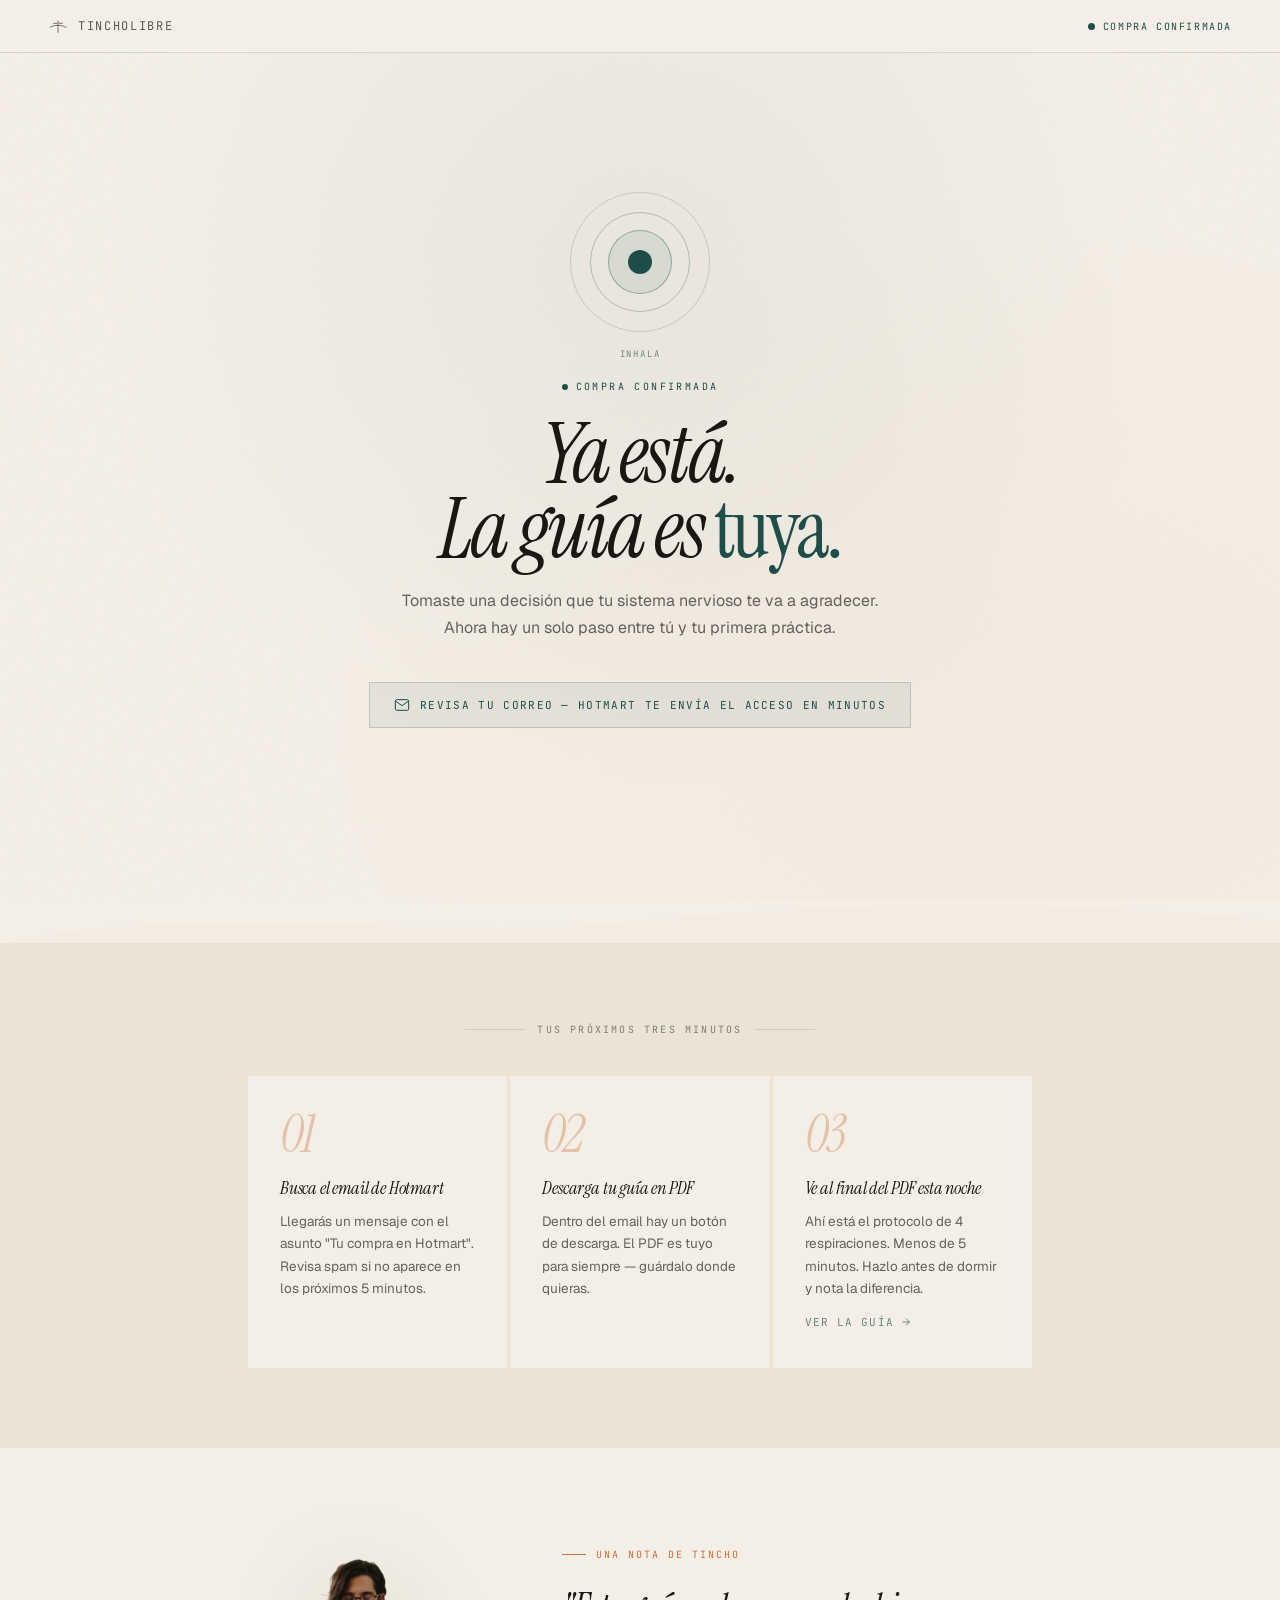
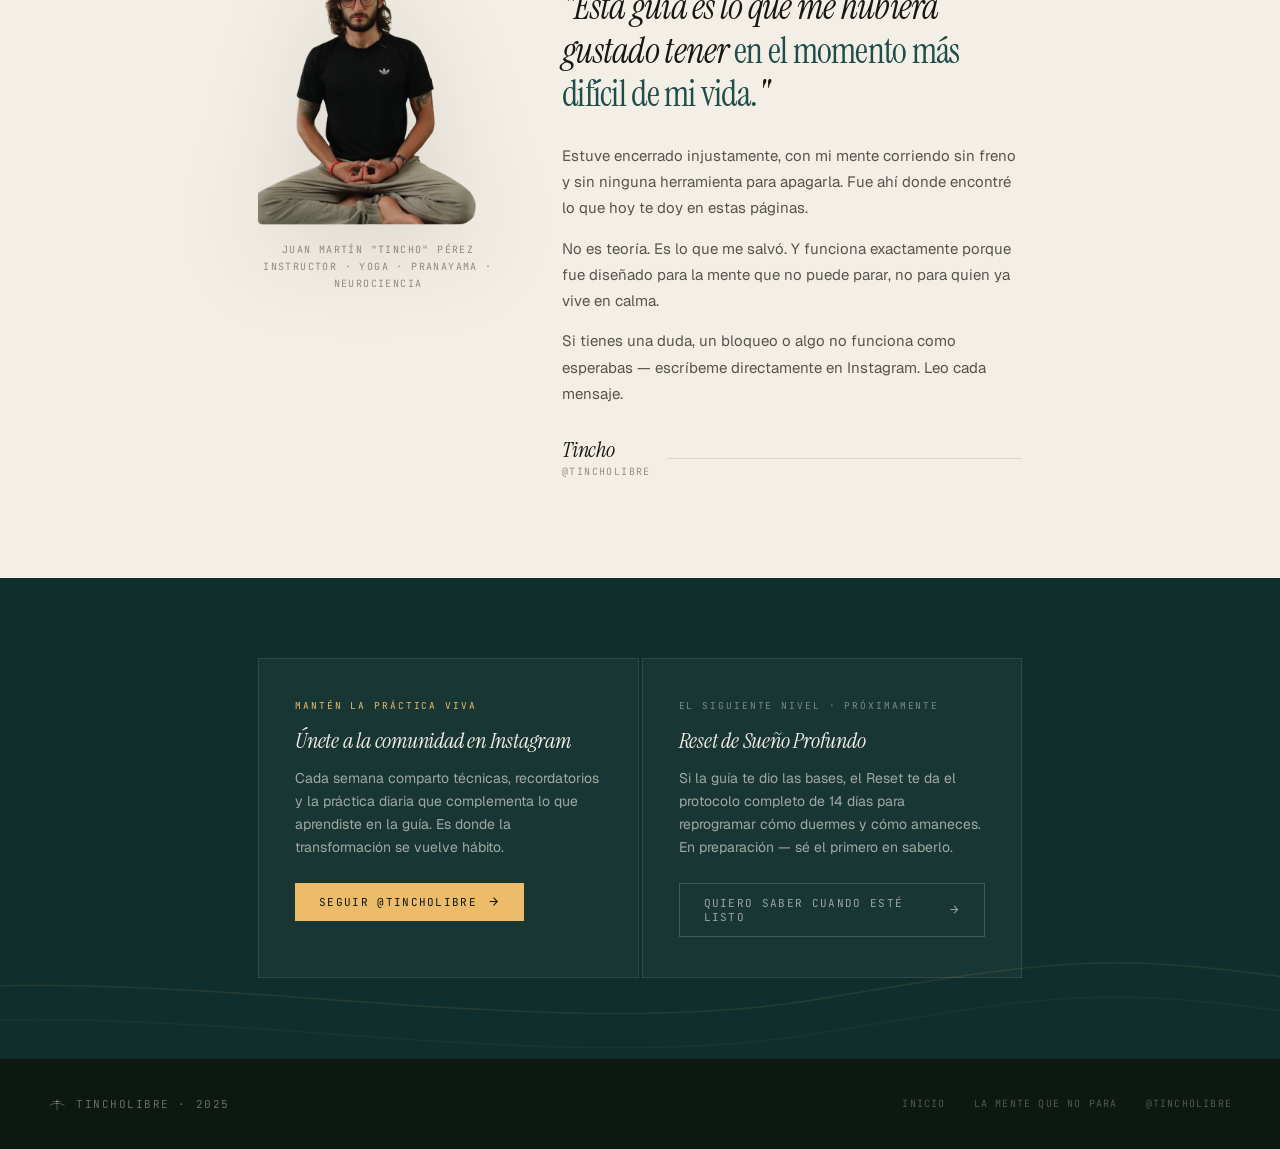
<file: gracias-guia.html>
<!DOCTYPE html>
<html lang="es">
<head>
<meta charset="UTF-8">
<meta name="viewport" content="width=device-width, initial-scale=1.0">
<title>Gracias · La mente que no para — TinchoLibre</title>
<meta name="robots" content="noindex, nofollow">

<link rel="icon" href="Brandkit ASSETS/assets/logo/tincho-mark-dark.svg" type="image/svg+xml">
<link rel="preconnect" href="https://fonts.googleapis.com">
<link rel="preconnect" href="https://fonts.gstatic.com" crossorigin>
<link href="https://fonts.googleapis.com/css2?family=Instrument+Serif:ital@0;1&family=JetBrains+Mono:wght@400;500&family=Geist:wght@300;400;500;600&display=swap" rel="stylesheet">

<style>
/* ── TOKENS ── */
:root {
  --ink:     #1A1712;
  --paper:   #F4EFE6;
  --p2:      #EBE3D4;
  --lago:    #1F4D4A;
  --lago-d:  #0F2E2C;
  --deep:    #0C1810;
  --tierra:  #C96F3D;
  --tierra-s:#D98A5C;
  --gold:    #EDBC6A;
  --line:    rgba(26,23,18,0.12);
  --fd: "Instrument Serif", Georgia, serif;
  --fb: "Geist", -apple-system, system-ui, sans-serif;
  --fm: "JetBrains Mono", ui-monospace, monospace;
}

*, *::before, *::after { box-sizing: border-box; margin: 0; padding: 0; }
html { scroll-behavior: smooth; }
body {
  font-family: var(--fb);
  background: var(--paper);
  color: var(--ink);
  -webkit-font-smoothing: antialiased;
  overflow-x: hidden;
  min-height: 100vh;
}

/* ── NAV ── */
.nav {
  position: fixed; top: 0; left: 0; right: 0; z-index: 50;
  background: rgba(244,239,230,0.92);
  backdrop-filter: blur(12px);
  padding: 16px 48px;
  display: flex; justify-content: space-between; align-items: center;
  border-bottom: 1px solid var(--line);
}
.nav-brand {
  display: flex; align-items: center; gap: 10px;
  font-family: var(--fm); font-size: 12px; letter-spacing: 0.14em;
  text-transform: uppercase; color: var(--ink); text-decoration: none;
  opacity: 0.7;
}
.nav-confirm {
  font-family: var(--fm); font-size: 10px; letter-spacing: 0.16em;
  text-transform: uppercase; color: var(--lago);
  display: flex; align-items: center; gap: 8px;
}
.nav-confirm::before {
  content: '';
  width: 7px; height: 7px; border-radius: 50%;
  background: var(--lago); flex-shrink: 0;
  animation: pulse-dot 2.4s ease-in-out infinite;
}

/* ── HERO — FULL VIEWPORT ── */
.hero {
  min-height: 100svh;
  display: flex; flex-direction: column;
  align-items: center; justify-content: center;
  padding: 100px 48px 80px;
  position: relative; overflow: hidden;
  text-align: center;
}

/* Grain texture overlay */
.hero::before {
  content: '';
  position: absolute; inset: 0;
  background-image: url("data:image/svg+xml,%3Csvg viewBox='0 0 256 256' xmlns='http://www.w3.org/2000/svg'%3E%3Cfilter id='n'%3E%3CfeTurbulence type='fractalNoise' baseFrequency='0.9' numOctaves='4' stitchTiles='stitch'/%3E%3C/filter%3E%3Crect width='100%25' height='100%25' filter='url(%23n)' opacity='0.03'/%3E%3C/svg%3E");
  pointer-events: none; z-index: 0; opacity: 0.4;
}

/* Subtle warm gradient */
.hero::after {
  content: '';
  position: absolute; inset: 0;
  background:
    radial-gradient(ellipse at 50% 30%, rgba(31,77,74,0.06) 0%, transparent 60%),
    radial-gradient(ellipse at 80% 80%, rgba(201,111,61,0.04) 0%, transparent 50%);
  pointer-events: none; z-index: 0;
}

.hero-inner {
  position: relative; z-index: 1;
  display: flex; flex-direction: column;
  align-items: center;
  max-width: 680px;
}

/* ── BREATHING ANIMATION ── */
.breath-wrap {
  position: relative;
  width: 140px; height: 140px;
  display: flex; align-items: center; justify-content: center;
  margin-bottom: 48px;
}

.breath-ring {
  position: absolute;
  border-radius: 50%;
  border: 1px solid;
}

.ring-1 {
  width: 140px; height: 140px;
  border-color: rgba(31,77,74,0.18);
  animation: breathe 5s ease-in-out infinite;
}
.ring-2 {
  width: 100px; height: 100px;
  border-color: rgba(31,77,74,0.28);
  animation: breathe 5s ease-in-out infinite 0.3s;
}
.ring-3 {
  width: 64px; height: 64px;
  background: rgba(31,77,74,0.08);
  border-color: rgba(31,77,74,0.38);
  animation: breathe 5s ease-in-out infinite 0.6s;
}
.ring-core {
  width: 24px; height: 24px;
  background: var(--lago);
  border: none;
  animation: breathe-core 5s ease-in-out infinite;
}

.breath-label {
  position: absolute;
  bottom: -28px;
  font-family: var(--fm); font-size: 9px; letter-spacing: 0.2em;
  text-transform: uppercase; color: var(--lago); opacity: 0.6;
  animation: breathe-label 5s ease-in-out infinite;
  white-space: nowrap;
}

/* ── HERO COPY ── */
.confirm-badge {
  font-family: var(--fm); font-size: 10px; letter-spacing: 0.24em;
  text-transform: uppercase; color: var(--lago);
  display: flex; align-items: center; gap: 8px;
  margin-bottom: 24px;
}
.confirm-badge-dot {
  width: 6px; height: 6px; border-radius: 50%;
  background: var(--lago);
  animation: pulse-dot 2.4s ease-in-out infinite;
}

.hero-title {
  font-family: var(--fd); font-style: italic; font-weight: 400;
  font-size: clamp(48px, 6.5vw, 88px);
  line-height: 0.9; letter-spacing: -0.035em;
  color: var(--ink); margin-bottom: 20px;
}
.hero-title em { font-style: normal; color: var(--lago); }

.hero-sub {
  font-size: 16px; line-height: 1.7;
  color: rgba(26,23,18,0.65); max-width: 44ch;
  margin-bottom: 40px;
}

.access-note {
  display: inline-flex; align-items: center; gap: 10px;
  background: rgba(31,77,74,0.07);
  border: 1px solid rgba(31,77,74,0.2);
  padding: 14px 24px;
  font-family: var(--fm); font-size: 11px;
  letter-spacing: 0.12em; text-transform: uppercase; color: var(--lago);
}
.access-note svg { flex-shrink: 0; }

/* ── WAVE DIVIDER ── */
.wave-div {
  width: 100%; overflow: hidden; line-height: 0;
  opacity: 0.18; margin: 0;
}
.wave-div svg { display: block; width: 100%; }

/* ── STEPS SECTION ── */
.steps-sec {
  background: var(--p2); padding: 80px 0;
}
.steps-wrap {
  max-width: 880px; margin: 0 auto; padding: 0 48px;
}
.steps-eyebrow {
  font-family: var(--fm); font-size: 10px; letter-spacing: 0.22em;
  text-transform: uppercase; color: rgba(26,23,18,0.5);
  margin-bottom: 40px; text-align: center;
  display: flex; align-items: center; justify-content: center; gap: 12px;
}
.steps-eyebrow::before, .steps-eyebrow::after {
  content: ''; flex: 1; height: 1px; background: var(--line); max-width: 60px;
}
.steps-grid {
  display: grid; grid-template-columns: repeat(3, 1fr);
  gap: 3px;
}
.step {
  background: var(--paper); padding: 36px 32px;
  position: relative;
}
.step-n {
  font-family: var(--fd); font-style: italic; font-size: 52px;
  color: var(--tierra); letter-spacing: -0.04em; line-height: 0.9;
  opacity: 0.35; margin-bottom: 20px;
}
.step-t {
  font-family: var(--fd); font-style: italic;
  font-size: 18px; letter-spacing: -0.01em;
  margin-bottom: 10px; line-height: 1.2;
}
.step-d {
  font-size: 13.5px; line-height: 1.65; opacity: 0.65;
}
.step-link {
  display: inline-flex; align-items: center; gap: 6px;
  margin-top: 14px; color: var(--lago);
  font-family: var(--fm); font-size: 11px;
  letter-spacing: 0.1em; text-transform: uppercase;
  text-decoration: none; transition: gap 200ms;
}
.step-link:hover { gap: 10px; }

/* ── NOTA PERSONAL ── */
.nota-sec {
  padding: 100px 0;
  background: var(--paper);
}
.nota-wrap {
  max-width: 860px; margin: 0 auto; padding: 0 48px;
  display: grid; grid-template-columns: 240px 1fr;
  gap: 64px; align-items: start;
}
.nota-photo {
  position: relative;
}
.nota-photo img {
  width: 100%; display: block;
  filter: drop-shadow(0 20px 48px rgba(26,23,18,0.12));
}
.nota-photo-caption {
  margin-top: 16px; text-align: center;
  font-family: var(--fm); font-size: 10px;
  letter-spacing: 0.14em; text-transform: uppercase;
  color: rgba(26,23,18,0.45); line-height: 1.7;
}
.nota-content {}
.nota-eyebrow {
  font-family: var(--fm); font-size: 10px; letter-spacing: 0.2em;
  text-transform: uppercase; color: var(--tierra);
  display: flex; align-items: center; gap: 10px;
  margin-bottom: 24px;
}
.nota-eyebrow::before {
  content: ''; width: 24px; height: 1px; background: var(--tierra);
}
.nota-quote {
  font-family: var(--fd); font-style: italic;
  font-size: clamp(24px, 3vw, 36px);
  line-height: 1.2; letter-spacing: -0.02em;
  color: var(--ink); margin-bottom: 28px;
}
.nota-quote em { font-style: normal; color: var(--lago); }
.nota-body {
  font-size: 15px; line-height: 1.75;
  color: rgba(26,23,18,0.72);
}
.nota-body p + p { margin-top: 14px; }
.nota-firma {
  margin-top: 32px; display: flex; align-items: center; gap: 16px;
}
.nota-firma-name {
  font-family: var(--fd); font-style: italic; font-size: 22px;
  color: var(--ink); letter-spacing: -0.01em; line-height: 1;
}
.nota-firma-role {
  font-family: var(--fm); font-size: 10px; letter-spacing: 0.14em;
  text-transform: uppercase; color: rgba(26,23,18,0.45);
  margin-top: 4px;
}
.firma-line {
  flex: 1; height: 1px; background: var(--line);
}

/* ── SIGUIENTE PASO ── */
.next-sec {
  background: var(--lago-d); padding: 80px 0;
  position: relative; overflow: hidden;
}
.next-wave {
  position: absolute; bottom: -10px; left: -5%;
  width: 110%; opacity: 0.1; pointer-events: none;
}
.next-wrap {
  max-width: 860px; margin: 0 auto; padding: 0 48px;
  position: relative; z-index: 1;
}
.next-grid {
  display: grid; grid-template-columns: 1fr 1fr;
  gap: 3px;
}
.next-card {
  background: rgba(244,239,230,0.04);
  border: 1px solid rgba(244,239,230,0.1);
  padding: 40px 36px;
  transition: background 250ms;
}
.next-card:hover { background: rgba(244,239,230,0.07); }
.next-card-eyebrow {
  font-family: var(--fm); font-size: 9.5px; letter-spacing: 0.2em;
  text-transform: uppercase; margin-bottom: 16px;
}
.next-card.primary .next-card-eyebrow { color: var(--gold); }
.next-card.secondary .next-card-eyebrow { color: rgba(244,239,230,0.45); }
.next-card-title {
  font-family: var(--fd); font-style: italic;
  font-size: 22px; letter-spacing: -0.01em; line-height: 1.2;
  color: var(--paper); margin-bottom: 12px;
}
.next-card-desc {
  font-size: 14px; line-height: 1.65;
  color: rgba(244,239,230,0.62); margin-bottom: 24px;
}
.next-btn {
  display: inline-flex; align-items: center; gap: 10px;
  font-family: var(--fm); font-size: 11px;
  letter-spacing: 0.12em; text-transform: uppercase;
  padding: 12px 24px; text-decoration: none;
  transition: all 200ms; cursor: pointer; border: none;
}
.next-btn.primary { background: var(--gold); color: var(--deep); }
.next-btn.primary:hover { background: #f5cb7e; transform: translateY(-1px); }
.next-btn.secondary {
  background: transparent; color: rgba(244,239,230,0.6);
  border: 1px solid rgba(244,239,230,0.2);
}
.next-btn.secondary:hover {
  border-color: rgba(244,239,230,0.4);
  color: rgba(244,239,230,0.85);
}

/* ── FOOTER ── */
.footer {
  background: var(--deep); padding: 36px 48px;
  display: flex; justify-content: space-between; align-items: center;
  border-top: 1px solid rgba(244,239,230,0.07);
}
.footer-brand {
  display: flex; align-items: center; gap: 10px;
  font-family: var(--fm); font-size: 11px; letter-spacing: 0.14em;
  text-transform: uppercase; color: rgba(244,239,230,0.4);
}
.footer-links { display: flex; gap: 28px; }
.footer-link {
  font-family: var(--fm); font-size: 10px; letter-spacing: 0.12em;
  text-transform: uppercase; color: rgba(244,239,230,0.3);
  text-decoration: none; transition: color 200ms;
}
.footer-link:hover { color: var(--gold); }

/* ── ANIMATIONS ── */
@keyframes breathe {
  0%, 100% { transform: scale(1);    opacity: 1; }
  50%       { transform: scale(1.18); opacity: 0.6; }
}
@keyframes breathe-core {
  0%, 100% { transform: scale(1); }
  50%       { transform: scale(1.3); }
}
@keyframes breathe-label {
  0%, 100% { content: 'Inhala'; opacity: 0.4; }
  45%, 55% { opacity: 0.8; }
  50%       { opacity: 0.8; }
}
@keyframes pulse-dot {
  0%, 100% { opacity: 1; transform: scale(1); }
  50%       { opacity: 0.5; transform: scale(0.8); }
}
@keyframes fade-up {
  from { opacity: 0; transform: translateY(24px); }
  to   { opacity: 1; transform: translateY(0); }
}

/* Entry animations */
.hero-inner > * {
  animation: fade-up 700ms ease both;
}
.breath-wrap  { animation-delay: 0ms; }
.confirm-badge { animation-delay: 100ms; }
.hero-title   { animation-delay: 200ms; }
.hero-sub     { animation-delay: 320ms; }
.access-note  { animation-delay: 440ms; }

/* Scroll reveals */
.reveal {
  opacity: 0; transform: translateY(24px);
  transition: opacity 600ms ease, transform 600ms ease;
}
.reveal.in { opacity: 1; transform: translateY(0); }
.r-d1 { transition-delay: 80ms; }
.r-d2 { transition-delay: 160ms; }
.r-d3 { transition-delay: 240ms; }

@media (prefers-reduced-motion: reduce) {
  .ring-1, .ring-2, .ring-3, .ring-core, .breath-label,
  .confirm-badge-dot, .nav-confirm::before { animation: none; }
  .hero-inner > * { animation: none; }
  .reveal { opacity: 1; transform: none; transition: none; }
}

/* ── RESPONSIVE ── */
@media (max-width: 768px) {
  .nav { padding: 14px 24px; }
  .hero { padding: 90px 24px 70px; }
  .steps-grid { grid-template-columns: 1fr; }
  .nota-wrap { grid-template-columns: 1fr; gap: 40px; }
  .nota-photo img { max-width: 200px; margin: 0 auto; }
  .next-grid { grid-template-columns: 1fr; }
  .footer { flex-direction: column; gap: 20px; padding: 32px 24px; }
  .steps-wrap, .nota-wrap, .next-wrap { padding: 0 24px; }
}
</style>
</head>
<body>

<!-- NAV -->
<nav class="nav">
  <a href="index.html" class="nav-brand">
    <svg width="20" height="20" viewBox="0 0 120 120" fill="none">
      <path d="M12 68 C32 52,88 52,108 68" stroke="currentColor" stroke-width="5" stroke-linecap="round"/>
      <path d="M60 30 L60 98" stroke="currentColor" stroke-width="5" stroke-linecap="round"/>
      <path d="M34 44 L86 44" stroke="currentColor" stroke-width="5" stroke-linecap="round"/>
      <circle cx="60" cy="44" r="4" fill="#EDBC6A"/>
    </svg>
    TinchoLibre
  </a>
  <div class="nav-confirm">Compra confirmada</div>
</nav>


<!-- HERO -->
<section class="hero">
  <div class="hero-inner">

    <!-- Breathing animation -->
    <div class="breath-wrap">
      <div class="breath-ring ring-1"></div>
      <div class="breath-ring ring-2"></div>
      <div class="breath-ring ring-3"></div>
      <div class="breath-ring ring-core"></div>
      <span class="breath-label" id="breathLabel">Inhala</span>
    </div>

    <div class="confirm-badge">
      <div class="confirm-badge-dot"></div>
      Compra confirmada
    </div>

    <h1 class="hero-title">
      Ya está.<br>
      La guía es <em>tuya.</em>
    </h1>

    <p class="hero-sub">
      Tomaste una decisión que tu sistema nervioso te va a agradecer.
      Ahora hay un solo paso entre tú y tu primera práctica.
    </p>

    <div class="access-note">
      <svg width="16" height="16" viewBox="0 0 24 24" fill="none" stroke="currentColor" stroke-width="1.5">
        <path d="M4 4h16c1.1 0 2 .9 2 2v12c0 1.1-.9 2-2 2H4c-1.1 0-2-.9-2-2V6c0-1.1.9-2 2-2z"/>
        <polyline points="22,6 12,13 2,6"/>
      </svg>
      Revisa tu correo — Hotmart te envía el acceso en minutos
    </div>

  </div>
</section>


<!-- WAVE -->
<div class="wave-div">
  <svg viewBox="0 0 1440 48" fill="none" xmlns="http://www.w3.org/2000/svg" preserveAspectRatio="none">
    <path d="M0 48 C240 0, 480 48, 720 24 S1200 0, 1440 24 L1440 48 Z" fill="#EBE3D4"/>
  </svg>
</div>


<!-- PASOS DE ACCESO -->
<section class="steps-sec">
  <div class="steps-wrap">
    <div class="steps-eyebrow">Tus próximos tres minutos</div>

    <div class="steps-grid">
      <div class="step reveal">
        <div class="step-n">01</div>
        <div class="step-t">Busca el email de Hotmart</div>
        <div class="step-d">Llegarás un mensaje con el asunto "Tu compra en Hotmart". Revisa spam si no aparece en los próximos 5 minutos.</div>
      </div>

      <div class="step reveal r-d1">
        <div class="step-n">02</div>
        <div class="step-t">Descarga tu guía en PDF</div>
        <div class="step-d">Dentro del email hay un botón de descarga. El PDF es tuyo para siempre — guárdalo donde quieras.</div>
      </div>

      <div class="step reveal r-d2">
        <div class="step-n">03</div>
        <div class="step-t">Ve al final del PDF esta noche</div>
        <div class="step-d">
          Ahí está el protocolo de 4 respiraciones. Menos de 5 minutos. Hazlo antes de dormir y nota la diferencia.
          <a href="#" class="step-link">
            Ver la guía
            <svg width="12" height="12" viewBox="0 0 24 24" fill="none" stroke="currentColor" stroke-width="2">
              <path d="M5 12h14M12 5l7 7-7 7"/>
            </svg>
          </a>
        </div>
      </div>
    </div>
  </div>
</section>


<!-- NOTA PERSONAL -->
<section class="nota-sec">
  <div class="nota-wrap">
    <div class="nota-photo reveal">
      <img
        src="Documentos Pagina web/Fotos sin bg/Screenshot - Edited.png"
        alt="Tincho meditando"
      >
      <div class="nota-photo-caption">
        Juan Martín "Tincho" Pérez<br>
        Instructor · Yoga · Pranayama · Neurociencia
      </div>
    </div>

    <div class="nota-content">
      <div class="nota-eyebrow reveal">Una nota de Tincho</div>

      <p class="nota-quote reveal r-d1">
        "Esta guía es lo que me hubiera<br>
        gustado tener <em>en el momento más difícil de mi vida.</em>"
      </p>

      <div class="nota-body reveal r-d2">
        <p>Estuve encerrado injustamente, con mi mente corriendo sin freno y sin ninguna herramienta para apagarla. Fue ahí donde encontré lo que hoy te doy en estas páginas.</p>
        <p>No es teoría. Es lo que me salvó. Y funciona exactamente porque fue diseñado para la mente que no puede parar, no para quien ya vive en calma.</p>
        <p>Si tienes una duda, un bloqueo o algo no funciona como esperabas — escríbeme directamente en Instagram. Leo cada mensaje.</p>
      </div>

      <div class="nota-firma reveal r-d3">
        <div>
          <div class="nota-firma-name">Tincho</div>
          <div class="nota-firma-role">@tincholibre</div>
        </div>
        <div class="firma-line"></div>
      </div>
    </div>
  </div>
</section>


<!-- SIGUIENTE PASO -->
<section class="next-sec">
  <div class="next-wrap">
    <div class="next-grid">
      <div class="next-card primary reveal">
        <div class="next-card-eyebrow">Mantén la práctica viva</div>
        <div class="next-card-title">Únete a la comunidad en Instagram</div>
        <div class="next-card-desc">
          Cada semana comparto técnicas, recordatorios y la práctica diaria que complementa lo que aprendiste en la guía.
          Es donde la transformación se vuelve hábito.
        </div>
        <a href="https://instagram.com/tincholibre" class="next-btn primary" target="_blank" rel="noopener">
          Seguir @tincholibre
          <svg width="13" height="13" viewBox="0 0 24 24" fill="none" stroke="currentColor" stroke-width="2">
            <path d="M5 12h14M12 5l7 7-7 7"/>
          </svg>
        </a>
      </div>

      <div class="next-card secondary reveal r-d1">
        <div class="next-card-eyebrow">El siguiente nivel · Próximamente</div>
        <div class="next-card-title">Reset de Sueño Profundo</div>
        <div class="next-card-desc">
          Si la guía te dio las bases, el Reset te da el protocolo completo de 14 días para reprogramar cómo duermes y cómo amaneces.
          En preparación — sé el primero en saberlo.
        </div>
        <a href="https://instagram.com/tincholibre" class="next-btn secondary" target="_blank" rel="noopener">
          Quiero saber cuando esté listo
          <svg width="13" height="13" viewBox="0 0 24 24" fill="none" stroke="currentColor" stroke-width="2">
            <path d="M5 12h14M12 5l7 7-7 7"/>
          </svg>
        </a>
      </div>
    </div>
  </div>

  <svg class="next-wave" viewBox="0 0 1440 140" fill="none" preserveAspectRatio="none">
    <path d="M-100 70 C200 20,600 120,900 70 S1200 20,1540 70" stroke="#EDBC6A" stroke-width="1.5" stroke-linecap="round"/>
    <path d="M-100 105 C200 55,600 155,900 105 S1200 55,1540 105" stroke="#EDBC6A" stroke-width="1.5" stroke-linecap="round" opacity=".5"/>
  </svg>
</section>


<!-- FOOTER -->
<footer class="footer">
  <div class="footer-brand">
    <svg width="18" height="18" viewBox="0 0 120 120" fill="none">
      <path d="M12 68 C32 52,88 52,108 68" stroke="currentColor" stroke-width="5" stroke-linecap="round"/>
      <path d="M60 30 L60 98" stroke="currentColor" stroke-width="5" stroke-linecap="round"/>
      <path d="M34 44 L86 44" stroke="currentColor" stroke-width="5" stroke-linecap="round"/>
      <circle cx="60" cy="44" r="4" fill="#EDBC6A"/>
    </svg>
    TinchoLibre · 2025
  </div>
  <div class="footer-links">
    <a href="index.html" class="footer-link">Inicio</a>
    <a href="la-mente-que-no-para.html" class="footer-link">La mente que no para</a>
    <a href="https://instagram.com/tincholibre" class="footer-link" target="_blank" rel="noopener">@tincholibre</a>
  </div>
</footer>


<script>
/* ── Breathing label cycle ── */
const label = document.getElementById('breathLabel');
const breathCycle = () => {
  const duration = 5000;
  let start = null;
  const tick = ts => {
    if (!start) start = ts;
    const pct = ((ts - start) % duration) / duration;
    label.textContent = pct < 0.5 ? 'Inhala' : 'Exhala';
    requestAnimationFrame(tick);
  };
  requestAnimationFrame(tick);
};
if (!window.matchMedia('(prefers-reduced-motion: reduce)').matches) breathCycle();

/* ── Scroll reveals ── */
const ro = new IntersectionObserver(entries => {
  entries.forEach(e => { if (e.isIntersecting) e.target.classList.add('in'); });
}, { threshold: 0.1, rootMargin: '0px 0px -32px 0px' });
document.querySelectorAll('.reveal').forEach(el => ro.observe(el));
</script>
</body>
</html>
</file>
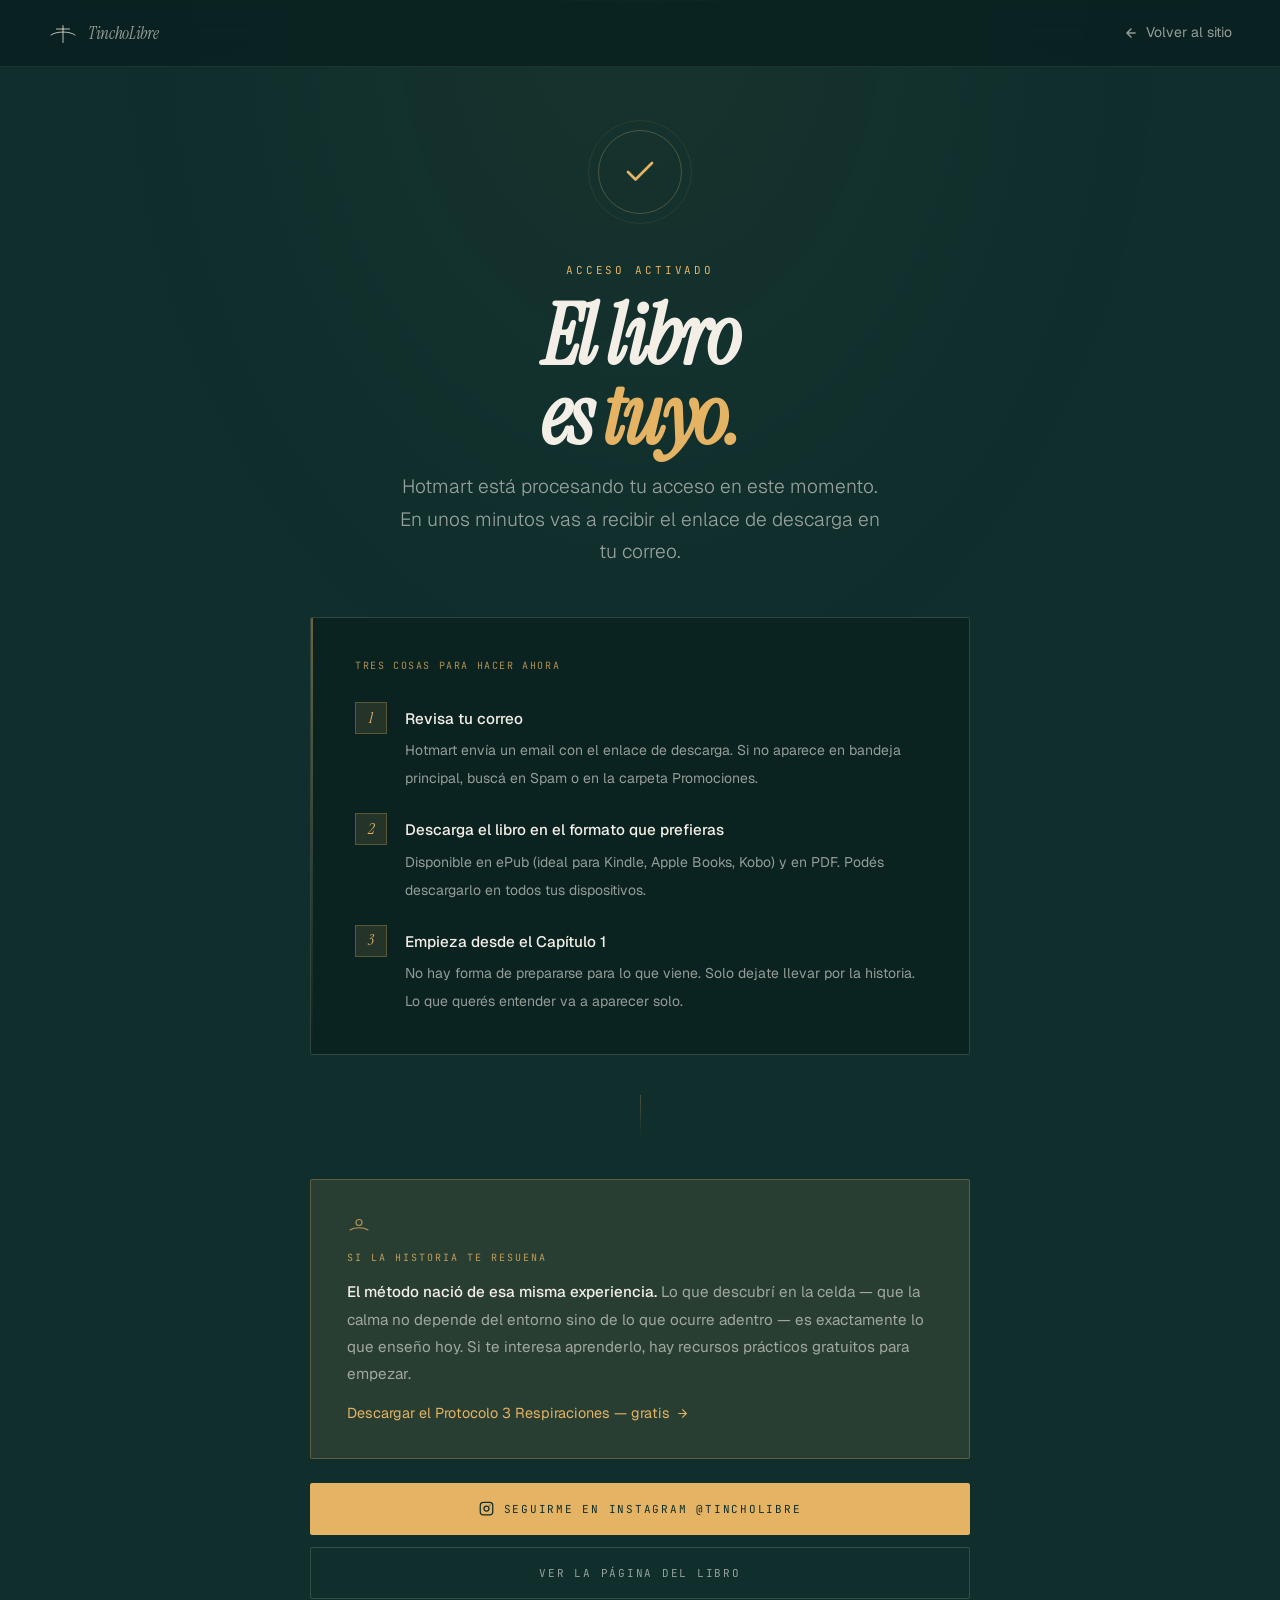
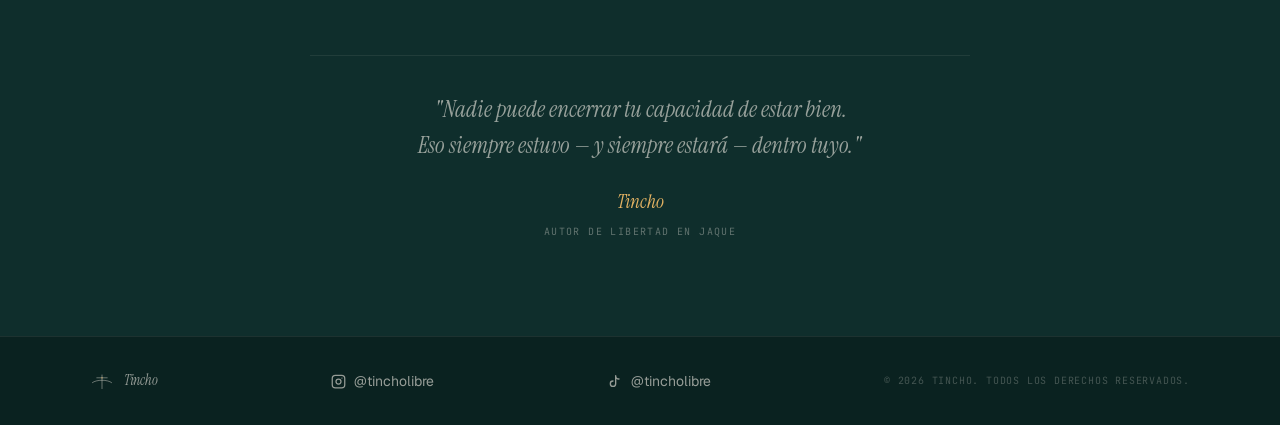
<file: gracias-libro.html>
<!DOCTYPE html>
<html lang="es">
<head>
  <meta charset="UTF-8">
  <meta name="viewport" content="width=device-width, initial-scale=1.0">
  <title>¡Gracias! — Libertad en Jaque</title>
  <meta name="robots" content="noindex, nofollow">

  <link rel="icon" href="Brandkit%20ASSETS/assets/logo/tincho-mark-light.svg" type="image/svg+xml">
  <link rel="icon" href="Brandkit%20ASSETS/assets/logo/tincho-mark-light-512.png" type="image/png">
  <link rel="apple-touch-icon" href="Brandkit%20ASSETS/assets/logo/tincho-mark-light-512.png">

  <link rel="preconnect" href="https://fonts.googleapis.com">
  <link rel="preconnect" href="https://fonts.gstatic.com" crossorigin>
  <link rel="stylesheet" href="brandkit.css">

  <style>
    /* ─── MODO OSCURO ──────────────────────────────── */
    :root {
      --bg:         #0F2E2C;
      --bg-2:       #0a2220;
      --bg-3:       #163a37;
      --text:       #F4EFE6;
      --text-dim:   rgba(244,239,230,0.60);
      --text-ghost: rgba(244,239,230,0.08);
      --gold:       #E4B363;
      --gold-dim:   rgba(228,179,99,0.12);
      --gold-border:rgba(228,179,99,0.28);
      --border:     rgba(244,239,230,0.08);
      --border-md:  rgba(244,239,230,0.16);
    }

    *, *::before, *::after { margin: 0; padding: 0; box-sizing: border-box; }
    html { scroll-behavior: smooth; }

    body {
      background: var(--bg);
      color: var(--text);
      font-family: var(--font-body);
      font-size: 17px;
      line-height: 1.65;
      overflow-x: hidden;
      -webkit-font-smoothing: antialiased;
      min-height: 100svh;
    }

    img { max-width: 100%; height: auto; display: block; }
    a   { color: inherit; text-decoration: none; }

    ::-webkit-scrollbar { width: 4px; }
    ::-webkit-scrollbar-track { background: var(--bg-2); }
    ::-webkit-scrollbar-thumb { background: var(--gold); border-radius: 2px; }

    /* Vignette sutil */
    body::before {
      content: '';
      position: fixed;
      inset: 0;
      background: radial-gradient(ellipse at 50% 0%, rgba(228,179,99,0.04) 0%, transparent 60%);
      pointer-events: none;
      z-index: 0;
    }

    /* ─── NAV ────────────────────────────────────── */
    .nav {
      position: fixed;
      inset: 0 0 auto 0;
      z-index: 200;
      padding: 18px 48px;
      display: flex;
      align-items: center;
      justify-content: space-between;
      background: rgba(10,34,32,0.88);
      backdrop-filter: blur(16px);
      -webkit-backdrop-filter: blur(16px);
      border-bottom: 1px solid var(--border);
    }

    .nav-brand {
      display: flex;
      align-items: center;
      gap: 10px;
      color: var(--text);
      text-decoration: none;
    }

    .nav-brand-mark { width: 30px; height: 30px; color: rgba(244,239,230,0.75); }

    .nav-brand-name {
      font-family: var(--font-display);
      font-style: italic;
      font-size: 1.05rem;
      font-weight: 400;
      color: var(--text-dim);
      letter-spacing: -0.02em;
      line-height: 1;
    }

    .nav-back {
      display: inline-flex;
      align-items: center;
      gap: 8px;
      color: var(--text-dim);
      font-size: 0.875rem;
      transition: color 0.2s;
      cursor: pointer;
    }

    .nav-back:hover { color: var(--text); }

    /* ─── MAIN ───────────────────────────────────── */
    .hero {
      position: relative;
      min-height: 100svh;
      display: flex;
      align-items: center;
      justify-content: center;
      padding: 130px 48px 96px;
      z-index: 1;
    }

    .hero::before {
      content: '';
      position: absolute;
      top: 0; left: 0; right: 0;
      height: 1px;
      background: linear-gradient(90deg, transparent, var(--gold-border), transparent);
      z-index: 0;
    }

    .inner {
      position: relative;
      z-index: 1;
      max-width: 660px;
      width: 100%;
      text-align: center;
    }

    /* ─── SELLO / CHECK ──────────────────────────── */
    .sello {
      width: 84px;
      height: 84px;
      margin: 0 auto 40px;
      position: relative;
      display: flex;
      align-items: center;
      justify-content: center;
    }

    .sello-ring {
      position: absolute;
      inset: 0;
      border-radius: 50%;
      border: 1px solid var(--gold-border);
      animation: sello-breathe 3.5s ease-in-out infinite;
    }

    .sello-ring-outer {
      position: absolute;
      inset: -10px;
      border-radius: 50%;
      border: 1px solid rgba(228,179,99,0.1);
      animation: sello-breathe 3.5s ease-in-out infinite 0.45s;
    }

    @keyframes sello-breathe {
      0%, 100% { transform: scale(1); opacity: 1; }
      50%       { transform: scale(1.06); opacity: 0.45; }
    }

    .sello-icon { position: relative; z-index: 1; color: var(--gold); }

    /* ─── EYEBROW ────────────────────────────────── */
    .eyebrow {
      display: inline-block;
      font-family: var(--font-mono);
      font-size: 11px;
      letter-spacing: 0.26em;
      text-transform: uppercase;
      color: var(--gold);
      margin-bottom: 18px;
      opacity: .85;
    }

    /* ─── HEADLINE ───────────────────────────────── */
    .headline {
      font-family: var(--font-display);
      font-style: italic;
      font-size: clamp(2.8rem, 7vw, 5.2rem);
      line-height: .96;
      letter-spacing: -0.03em;
      color: var(--text);
      margin-bottom: 14px;
    }

    .headline .gold-word { color: var(--gold); }

    /* ─── SUBTITLE ───────────────────────────────── */
    .subtitle {
      font-family: var(--font-body);
      font-size: clamp(1rem, 2.2vw, 1.2rem);
      font-weight: 300;
      color: var(--text-dim);
      line-height: 1.7;
      max-width: 500px;
      margin: 0 auto 48px;
    }

    /* ─── STEPS ──────────────────────────────────── */
    .steps-wrap {
      background: var(--bg-2);
      border: 1px solid var(--border-md);
      border-radius: 2px;
      padding: 40px 44px;
      text-align: left;
      margin-bottom: 40px;
      position: relative;
      overflow: hidden;
    }

    .steps-wrap::before {
      content: '';
      position: absolute;
      top: 0; left: 0;
      width: 2px;
      height: 100%;
      background: linear-gradient(to bottom, var(--gold), transparent);
      opacity: 0.45;
    }

    .steps-title {
      font-family: var(--font-mono);
      font-size: 10px;
      letter-spacing: 0.16em;
      text-transform: uppercase;
      color: var(--gold);
      margin-bottom: 28px;
      opacity: .75;
    }

    .step-list {
      list-style: none;
      display: flex;
      flex-direction: column;
      gap: 22px;
    }

    .step-item {
      display: flex;
      align-items: flex-start;
      gap: 18px;
    }

    .step-num {
      flex-shrink: 0;
      width: 32px;
      height: 32px;
      display: flex;
      align-items: center;
      justify-content: center;
      border: 1px solid var(--gold-border);
      background: var(--gold-dim);
      font-family: var(--font-display);
      font-style: italic;
      font-size: 1rem;
      color: var(--gold);
    }

    .step-body { padding-top: 4px; }

    .step-body strong {
      display: block;
      font-size: 0.95rem;
      font-weight: 500;
      color: var(--text);
      margin-bottom: 4px;
    }

    .step-body span {
      font-size: 0.875rem;
      color: var(--text-dim);
      line-height: 1.7;
    }

    /* ─── SEPARADOR ──────────────────────────────── */
    .sep {
      width: 1px;
      height: 44px;
      background: linear-gradient(to bottom, var(--gold-border), transparent);
      margin: 0 auto 40px;
    }

    /* ─── BRIDGE ─────────────────────────────────── */
    .bridge {
      background: var(--gold-dim);
      border: 1px solid var(--gold-border);
      border-radius: 2px;
      padding: 32px 36px;
      text-align: left;
      margin-bottom: 24px;
    }

    .bridge-icon {
      color: var(--gold);
      margin-bottom: 14px;
      opacity: .75;
    }
    .bridge-icon svg { width: 24px; height: 24px; display: block; }

    .bridge-label {
      font-family: var(--font-mono);
      font-size: 10px;
      letter-spacing: 0.20em;
      text-transform: uppercase;
      color: var(--gold);
      margin-bottom: 12px;
      display: block;
      opacity: .8;
    }

    .bridge p {
      font-size: 0.95rem;
      color: var(--text-dim);
      line-height: 1.8;
    }

    .bridge p strong { color: var(--text); font-weight: 500; }

    .bridge-link {
      display: inline-flex;
      align-items: center;
      gap: 6px;
      color: var(--gold);
      font-size: 0.9rem;
      margin-top: 14px;
      transition: opacity .2s;
      cursor: pointer;
    }

    .bridge-link:hover { opacity: .75; }

    /* ─── CTAD ───────────────────────────────────── */
    .cta-stack {
      display: flex;
      flex-direction: column;
      gap: 12px;
      margin-bottom: 0;
    }

    .btn {
      display: inline-flex;
      align-items: center;
      justify-content: center;
      gap: 10px;
      padding: 16px 40px;
      font-family: var(--font-mono);
      font-size: 11px;
      letter-spacing: 0.16em;
      text-transform: uppercase;
      border-radius: 2px;
      cursor: pointer;
      transition: opacity .2s, transform .2s, border-color .2s, color .2s;
      width: 100%;
    }

    .btn-gold {
      background: var(--gold);
      color: var(--bg);
      border: 1px solid var(--gold);
    }

    .btn-gold:hover { opacity: .88; transform: translateY(-1px); }

    .btn-outline {
      background: transparent;
      color: var(--text-dim);
      border: 1px solid var(--border-md);
    }

    .btn-outline:hover { color: var(--text); border-color: var(--border-md); background: rgba(244,239,230,0.05); }

    /* ─── FIRMA ──────────────────────────────────── */
    .firma {
      margin-top: 56px;
      padding-top: 36px;
      border-top: 1px solid var(--border);
      text-align: center;
    }

    .firma-quote {
      font-family: var(--font-display);
      font-style: italic;
      font-size: clamp(1.1rem, 2.5vw, 1.45rem);
      color: var(--text-dim);
      line-height: 1.55;
      margin-bottom: 22px;
      max-width: 460px;
      margin-left: auto;
      margin-right: auto;
    }

    .firma-name {
      font-family: var(--font-display);
      font-style: italic;
      font-size: 1.2rem;
      letter-spacing: -0.01em;
      color: var(--gold);
    }

    .firma-sub {
      font-family: var(--font-mono);
      font-size: 10px;
      letter-spacing: 0.14em;
      text-transform: uppercase;
      color: var(--text-dim);
      margin-top: 6px;
      opacity: .6;
    }

    /* ─── FOOTER ─────────────────────────────────── */
    footer {
      background: var(--bg-2);
      border-top: 1px solid var(--border);
      padding: 32px 48px;
      position: relative;
      z-index: 1;
    }

    .footer-inner {
      max-width: 1100px;
      margin: 0 auto;
      display: flex;
      align-items: center;
      justify-content: space-between;
      gap: 24px;
    }

    .footer-brand {
      display: flex;
      align-items: center;
      gap: 10px;
    }

    .footer-brand-mark { width: 24px; height: 24px; color: rgba(244,239,230,0.5); }

    .footer-brand-name {
      font-family: var(--font-display);
      font-style: italic;
      font-size: 0.9rem;
      color: var(--text-dim);
      letter-spacing: -0.02em;
    }

    .footer-ig {
      display: inline-flex;
      align-items: center;
      gap: 8px;
      color: var(--text-dim);
      font-size: 0.875rem;
      transition: color .2s;
      cursor: pointer;
    }

    .footer-ig:hover { color: var(--text); }

    .footer-copy {
      font-family: var(--font-mono);
      font-size: 10px;
      letter-spacing: 0.08em;
      text-transform: uppercase;
      color: rgba(244,239,230,0.25);
    }

    /* ─── ANIMATIONS ─────────────────────────────── */
    .r   { opacity: 0; transform: translateY(20px); transition: opacity .65s ease, transform .65s ease; }
    .r.on { opacity: 1; transform: none; }
    .r1  { transition-delay: .06s; }
    .r2  { transition-delay: .18s; }
    .r3  { transition-delay: .32s; }
    .r4  { transition-delay: .46s; }
    .r5  { transition-delay: .60s; }

    /* ─── RESPONSIVE ─────────────────────────────── */
    @media (max-width: 768px) {
      .nav        { padding: 14px 24px; }
      .hero       { padding: 110px 24px 72px; }
      .steps-wrap { padding: 28px 20px; }
      .bridge     { padding: 24px 20px; }
      .footer-inner { flex-direction: column; align-items: flex-start; }
      footer      { padding: 28px 24px; }
    }

    @media (max-width: 480px) {
      .headline { font-size: 2.6rem; }
      .sello    { width: 68px; height: 68px; }
    }

    @media (prefers-reduced-motion: reduce) {
      *, .r, .sello-ring, .sello-ring-outer {
        transition: none !important;
        animation: none !important;
        opacity: 1 !important;
        transform: none !important;
      }
    }
  </style>
</head>
<body>

<!-- ═══════════════════════════════════════════════
     NAV
════════════════════════════════════════════════ -->
<nav class="nav" role="navigation" aria-label="Navegación">
  <a href="https://tincholibre.com" class="nav-brand" aria-label="Tincho — Inicio">
    <svg class="nav-brand-mark" viewBox="0 0 120 120" fill="none" stroke="currentColor" stroke-width="4" stroke-linecap="round" stroke-linejoin="round" aria-hidden="true">
      <path d="M12 68 C 32 52, 88 52, 108 68"/>
      <line x1="60" y1="30" x2="60" y2="98"/>
      <line x1="34" y1="44" x2="86" y2="44"/>
      <circle cx="60" cy="44" r="3.2" fill="#E4B363" stroke="none"/>
    </svg>
    <span class="nav-brand-name">TinchoLibre</span>
  </a>
  <a href="https://tincholibre.com" class="nav-back" aria-label="Volver al sitio principal">
    <svg width="14" height="14" viewBox="0 0 24 24" fill="none" stroke="currentColor" stroke-width="2.5" stroke-linecap="round" stroke-linejoin="round" aria-hidden="true">
      <path d="M19 12H5M12 5l-7 7 7 7"/>
    </svg>
    Volver al sitio
  </a>
</nav>


<!-- ═══════════════════════════════════════════════
     HERO PRINCIPAL
════════════════════════════════════════════════ -->
<main class="hero" id="main" role="main">
  <div class="inner">

    <!-- Sello de confirmación -->
    <div class="sello r r1" aria-hidden="true">
      <div class="sello-ring"></div>
      <div class="sello-ring-outer"></div>
      <svg class="sello-icon" width="36" height="36" viewBox="0 0 24 24" fill="none" stroke="currentColor" stroke-width="1.8" stroke-linecap="round" stroke-linejoin="round">
        <polyline points="20 6 9 17 4 12"/>
      </svg>
    </div>

    <!-- Eyebrow -->
    <span class="eyebrow r r2">Acceso activado</span>

    <!-- Headline -->
    <h1 class="headline r r2">
      El libro<br>
      es <span class="gold-word">tuyo.</span>
    </h1>

    <!-- Subtítulo -->
    <p class="subtitle r r3">
      Hotmart está procesando tu acceso en este momento.<br>
      En unos minutos vas a recibir el enlace de descarga en tu correo.
    </p>

    <!-- Instrucciones -->
    <div class="steps-wrap r r3">
      <p class="steps-title">Tres cosas para hacer ahora</p>
      <ol class="step-list" role="list">

        <li class="step-item">
          <div class="step-num" aria-label="Paso 1">1</div>
          <div class="step-body">
            <strong>Revisa tu correo</strong>
            <span>Hotmart envía un email con el enlace de descarga. Si no aparece en bandeja principal, buscá en Spam o en la carpeta Promociones.</span>
          </div>
        </li>

        <li class="step-item">
          <div class="step-num" aria-label="Paso 2">2</div>
          <div class="step-body">
            <strong>Descarga el libro en el formato que prefieras</strong>
            <span>Disponible en ePub (ideal para Kindle, Apple Books, Kobo) y en PDF. Podés descargarlo en todos tus dispositivos.</span>
          </div>
        </li>

        <li class="step-item">
          <div class="step-num" aria-label="Paso 3">3</div>
          <div class="step-body">
            <strong>Empieza desde el Capítulo 1</strong>
            <span>No hay forma de prepararse para lo que viene. Solo dejate llevar por la historia. Lo que querés entender va a aparecer solo.</span>
          </div>
        </li>

      </ol>
    </div>

    <!-- Separador -->
    <div class="sep r r4" aria-hidden="true"></div>

    <!-- Puente: libro → método -->
    <div class="bridge r r4">
      <div class="bridge-icon" aria-hidden="true"><svg viewBox="0 0 32 32" fill="none" stroke="currentColor" stroke-width="1.5" stroke-linecap="round" stroke-linejoin="round"><circle cx="16" cy="14" r="4"/><path d="M4 24 C 10 20, 22 20, 28 24"/></svg></div>
      <span class="bridge-label">Si la historia te resuena</span>
      <p>
        <strong>El método nació de esa misma experiencia.</strong>
        Lo que descubrí en la celda — que la calma no depende del entorno sino de lo que ocurre adentro — es exactamente lo que enseño hoy. Si te interesa aprenderlo, hay recursos prácticos gratuitos para empezar.
      </p>
      <a href="https://tincholibre.com/#protocolo" class="bridge-link" aria-label="Descargar el Protocolo de 3 Respiraciones gratis">
        Descargar el Protocolo 3 Respiraciones — gratis
        <svg width="13" height="13" viewBox="0 0 24 24" fill="none" stroke="currentColor" stroke-width="2" stroke-linecap="round" stroke-linejoin="round" aria-hidden="true">
          <path d="M5 12h14M12 5l7 7-7 7"/>
        </svg>
      </a>
    </div>

    <!-- CTAs -->
    <div class="cta-stack r r4">
      <a
        href="https://instagram.com/tincholibre"
        target="_blank"
        rel="noopener noreferrer"
        class="btn btn-gold"
        aria-label="Seguir a Tincho en Instagram"
      >
        <svg width="15" height="15" viewBox="0 0 24 24" fill="none" stroke="currentColor" stroke-width="2" stroke-linecap="round" stroke-linejoin="round" aria-hidden="true">
          <rect x="2" y="2" width="20" height="20" rx="5" ry="5"/>
          <circle cx="12" cy="12" r="4"/>
          <circle cx="17.5" cy="6.5" r="1" fill="currentColor" stroke="none"/>
        </svg>
        Seguirme en Instagram @tincholibre
      </a>

      <a
        href="libertad-en-jaque.html"
        class="btn btn-outline"
        aria-label="Volver a la página del libro"
      >
        Ver la página del libro
      </a>
    </div>

    <!-- Firma -->
    <div class="firma r r5">
      <p class="firma-quote">
        "Nadie puede encerrar tu capacidad de estar bien.<br>
        Eso siempre estuvo — y siempre estará — dentro tuyo."
      </p>
      <p class="firma-name">Tincho</p>
      <p class="firma-sub">Autor de Libertad en Jaque</p>
    </div>

  </div>
</main>


<!-- ═══════════════════════════════════════════════
     FOOTER
════════════════════════════════════════════════ -->
<footer role="contentinfo">
  <div class="footer-inner">

    <a href="https://tincholibre.com" class="footer-brand" aria-label="Tincho — Inicio">
      <svg class="footer-brand-mark" viewBox="0 0 120 120" fill="none" stroke="currentColor" stroke-width="4" stroke-linecap="round" stroke-linejoin="round" aria-hidden="true">
        <path d="M12 68 C 32 52, 88 52, 108 68"/>
        <line x1="60" y1="30" x2="60" y2="98"/>
        <line x1="34" y1="44" x2="86" y2="44"/>
        <circle cx="60" cy="44" r="3.2" fill="#E4B363" stroke="none"/>
      </svg>
      <span class="footer-brand-name">Tincho</span>
    </a>

    <a
      href="https://instagram.com/tincholibre"
      class="footer-ig"
      target="_blank"
      rel="noopener noreferrer"
      aria-label="Instagram de Tincho — @tincholibre"
    >
      <svg width="15" height="15" viewBox="0 0 24 24" fill="none" stroke="currentColor" stroke-width="2" stroke-linecap="round" stroke-linejoin="round" aria-hidden="true">
        <rect x="2" y="2" width="20" height="20" rx="5" ry="5"/>
        <circle cx="12" cy="12" r="4"/>
        <circle cx="17.5" cy="6.5" r="1" fill="currentColor" stroke="none"/>
      </svg>
      @tincholibre
    </a>

    <a
      href="https://www.tiktok.com/@tincholibre"
      class="footer-ig"
      target="_blank"
      rel="noopener noreferrer"
      aria-label="TikTok de Tincho — @tincholibre"
    >
      <svg width="16" height="16" viewBox="0 0 24 24" fill="none" stroke="currentColor" stroke-width="2" stroke-linecap="round" stroke-linejoin="round" aria-hidden="true">
        <path d="M9 12a4 4 0 1 0 4 4V4a5 5 0 0 0 5 5"/>
      </svg>
      @tincholibre
    </a>

    <p class="footer-copy">© 2026 Tincho. Todos los derechos reservados.</p>

  </div>
</footer>


<script>
  const obs = new IntersectionObserver(
    entries => entries.forEach(e => {
      if (e.isIntersecting) { e.target.classList.add('on'); obs.unobserve(e.target); }
    }),
    { threshold: 0.12 }
  );
  document.querySelectorAll('.r').forEach(el => obs.observe(el));
</script>

</body>
</html>
</file>
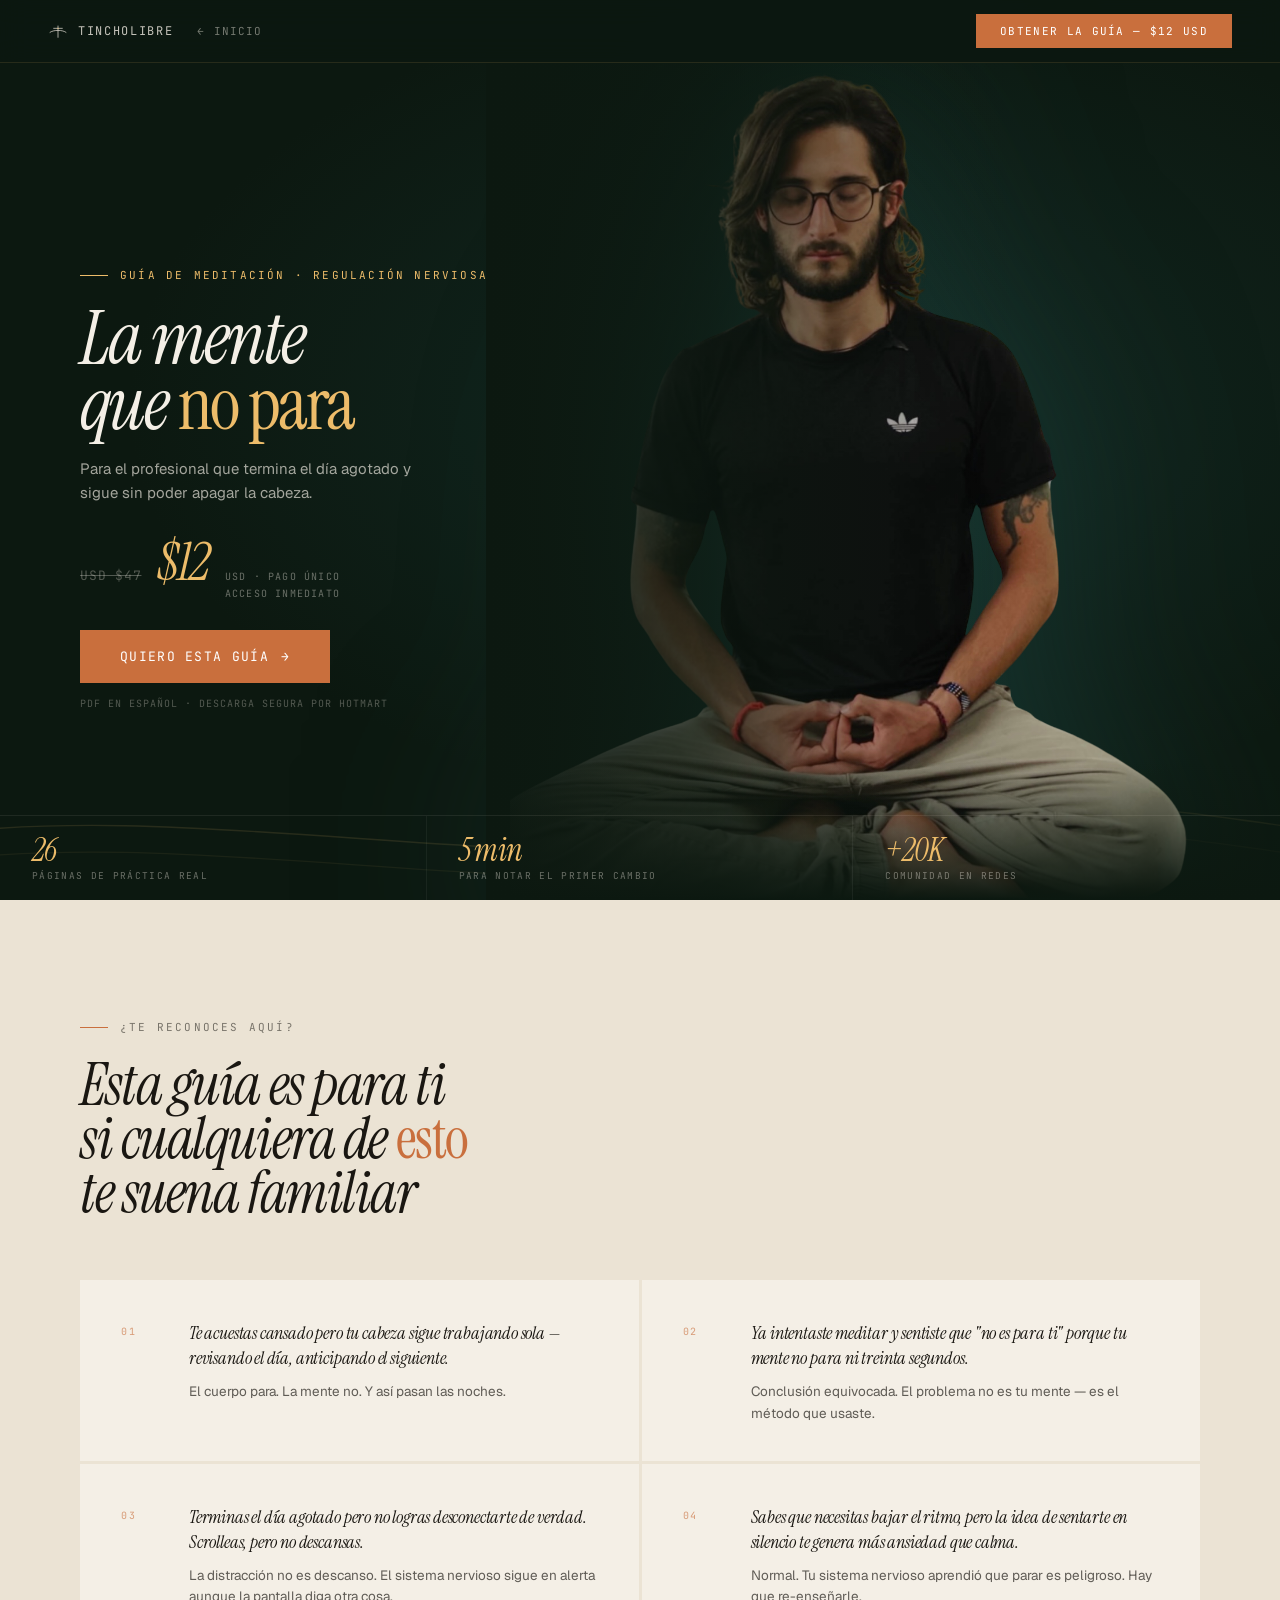
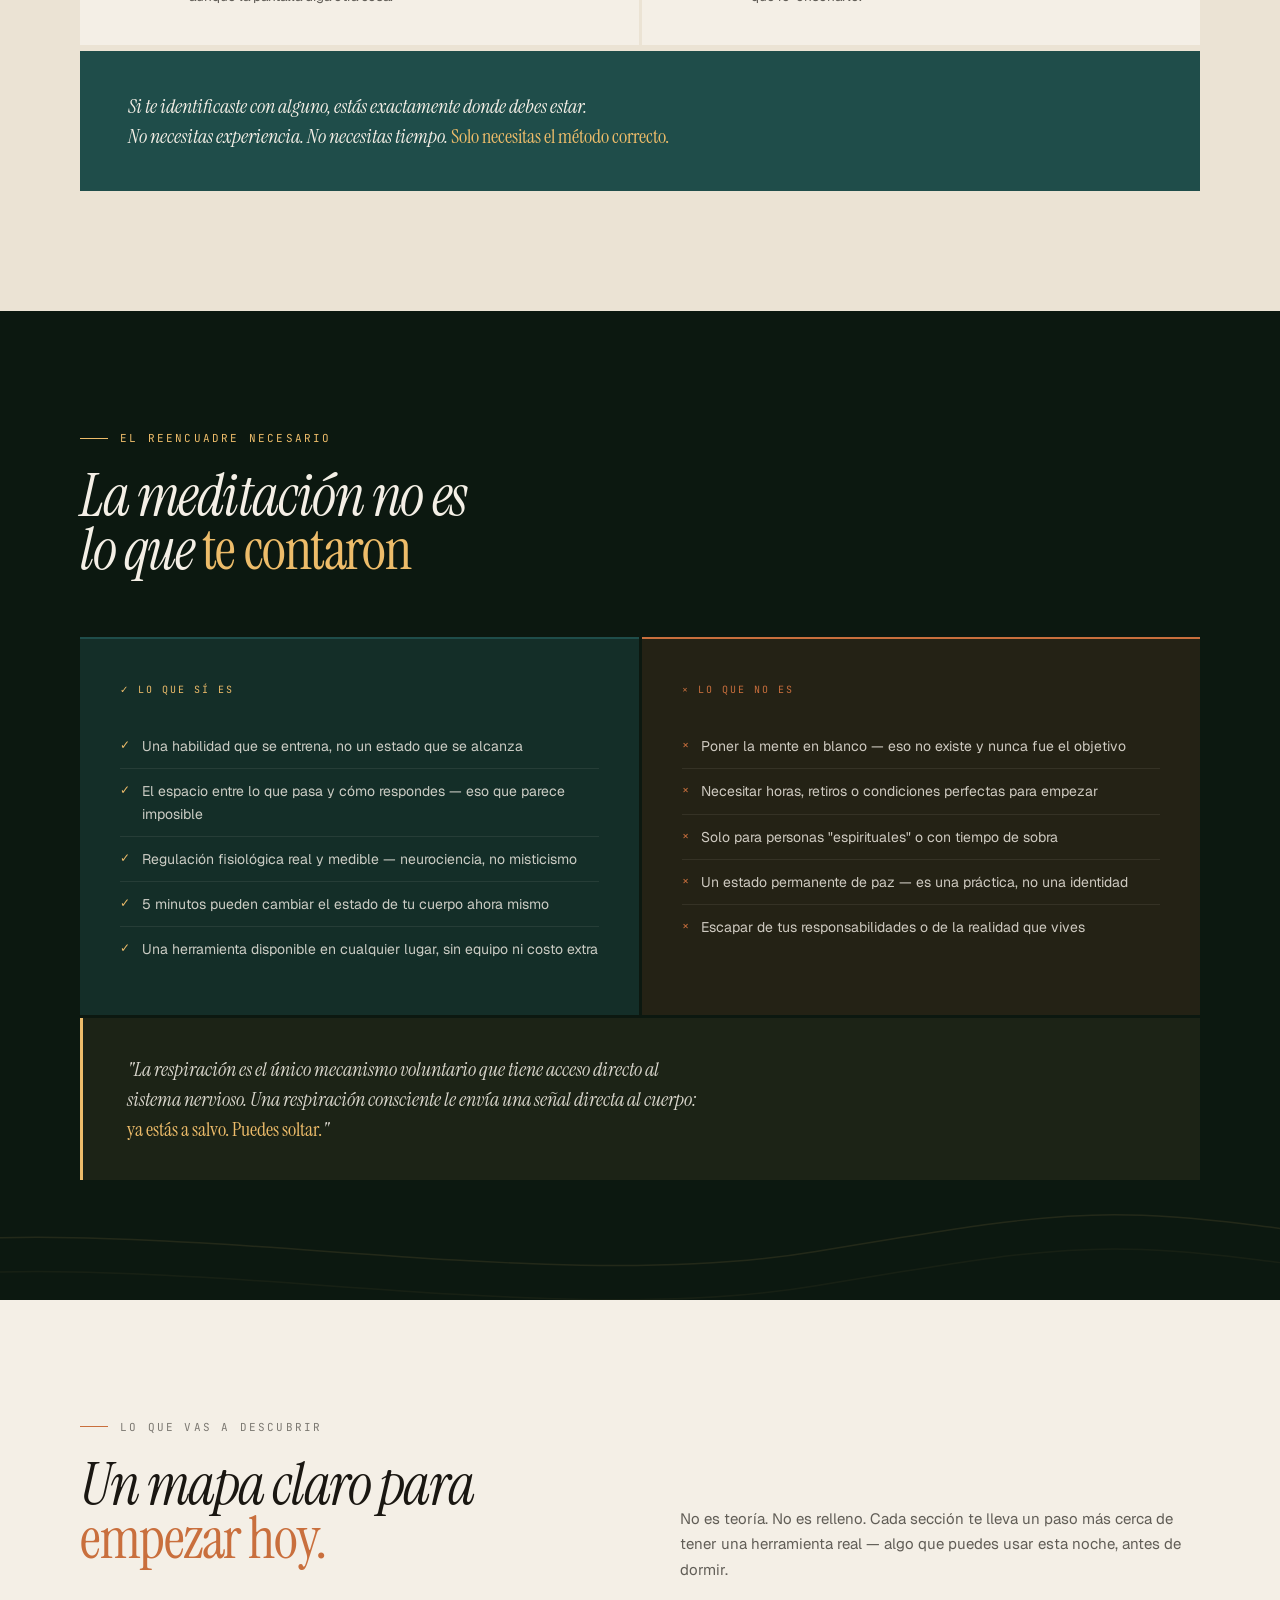
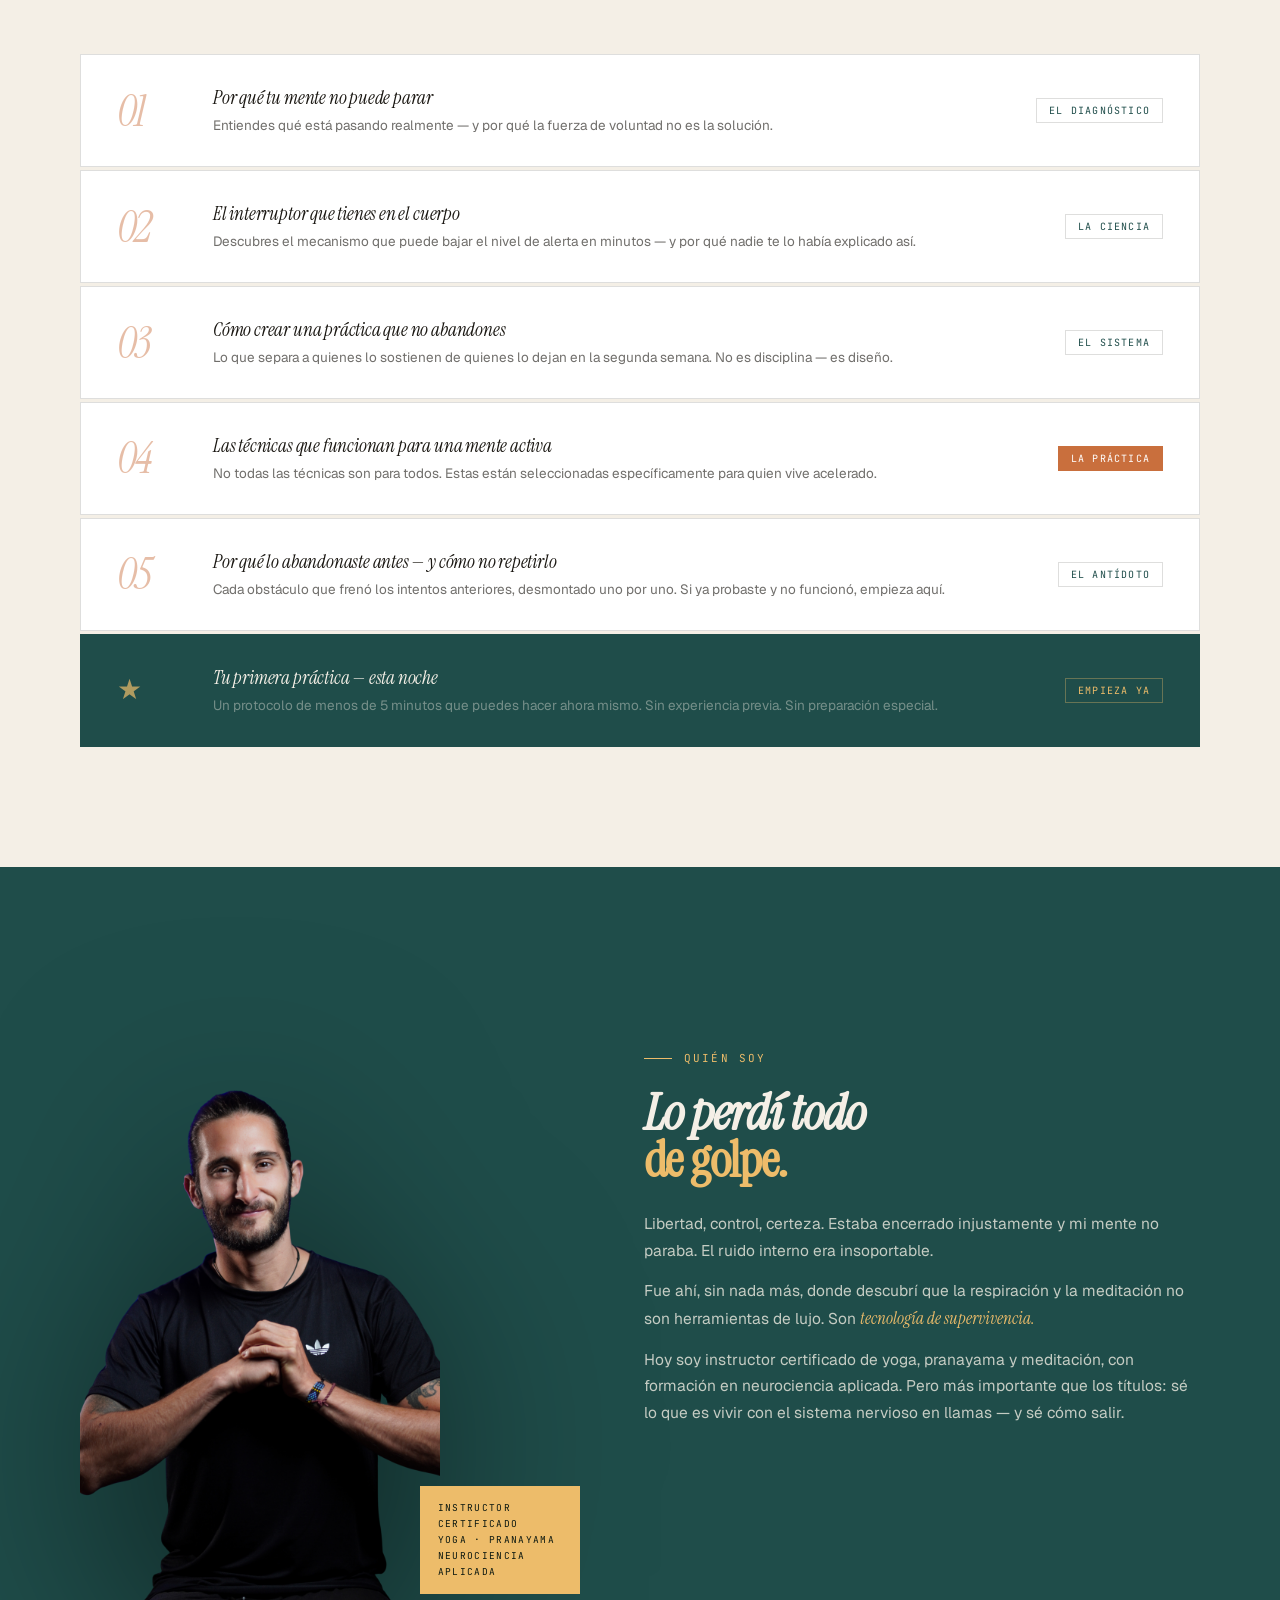
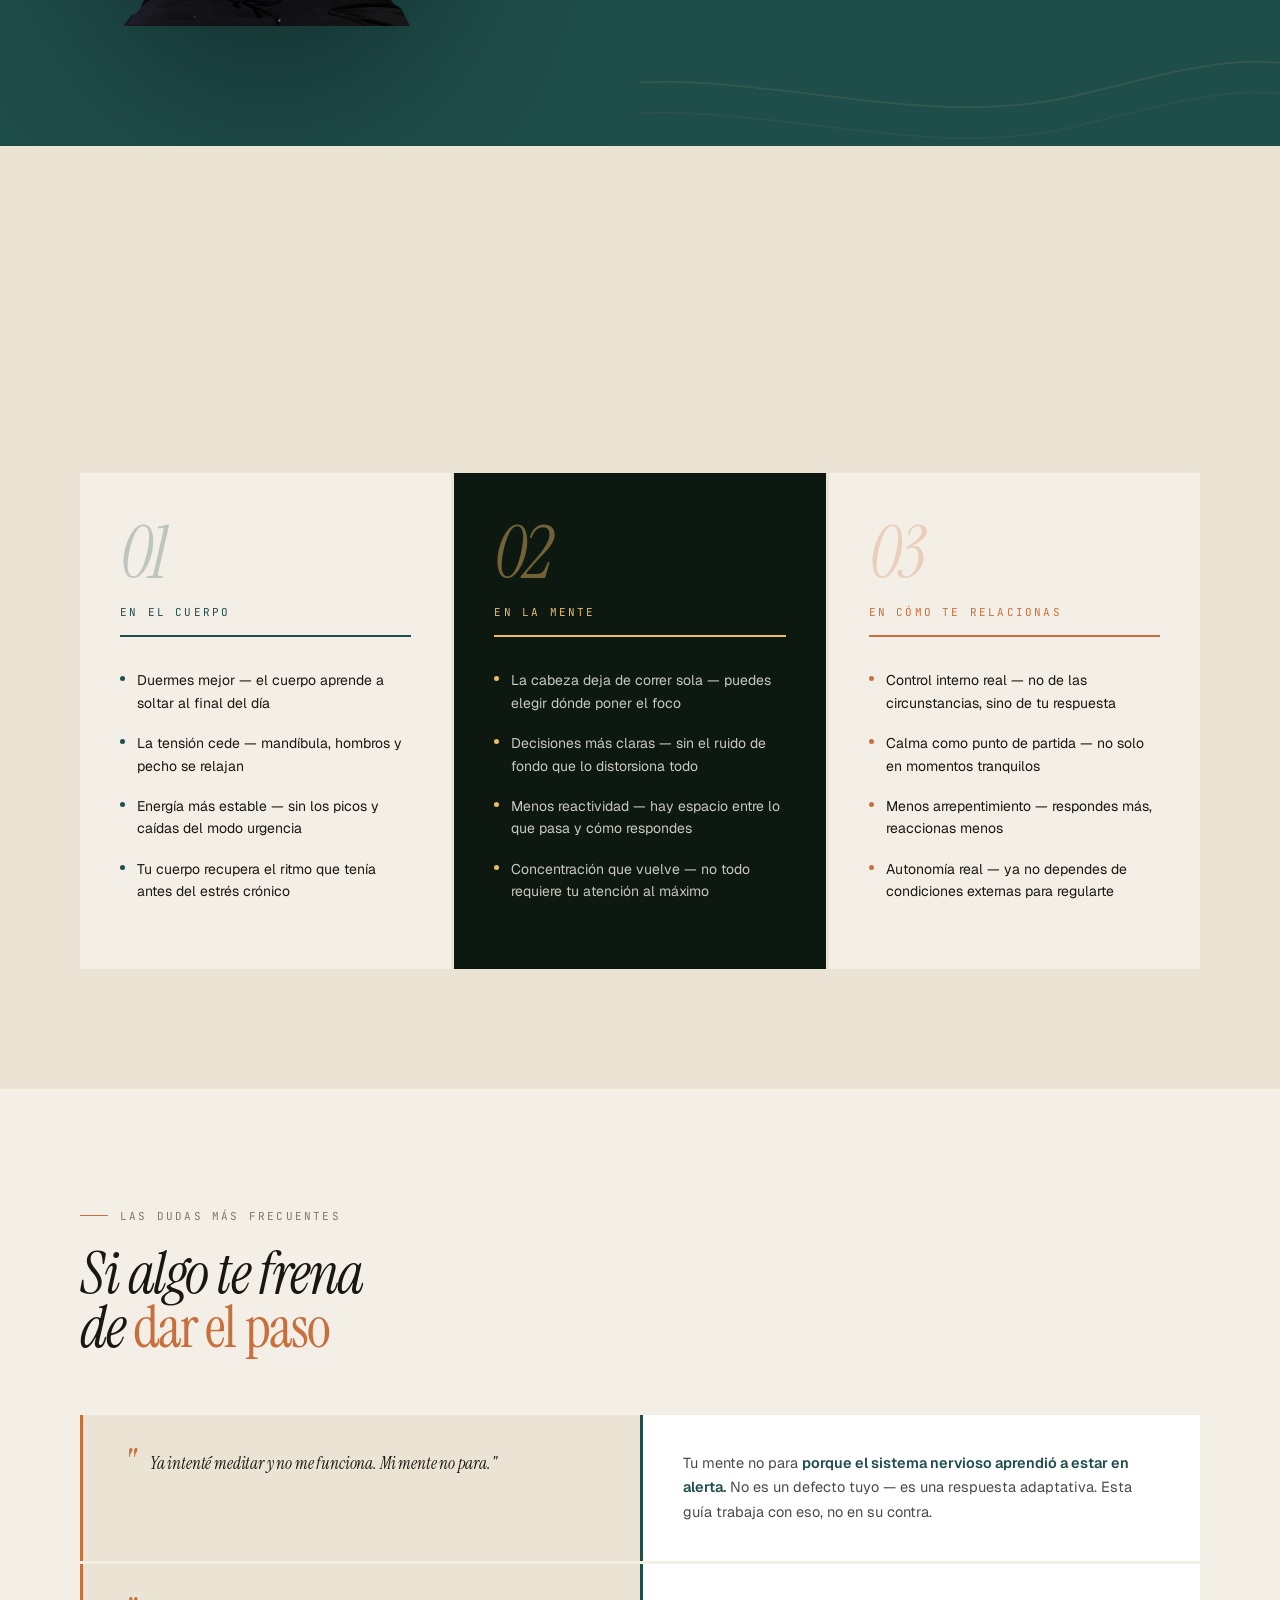
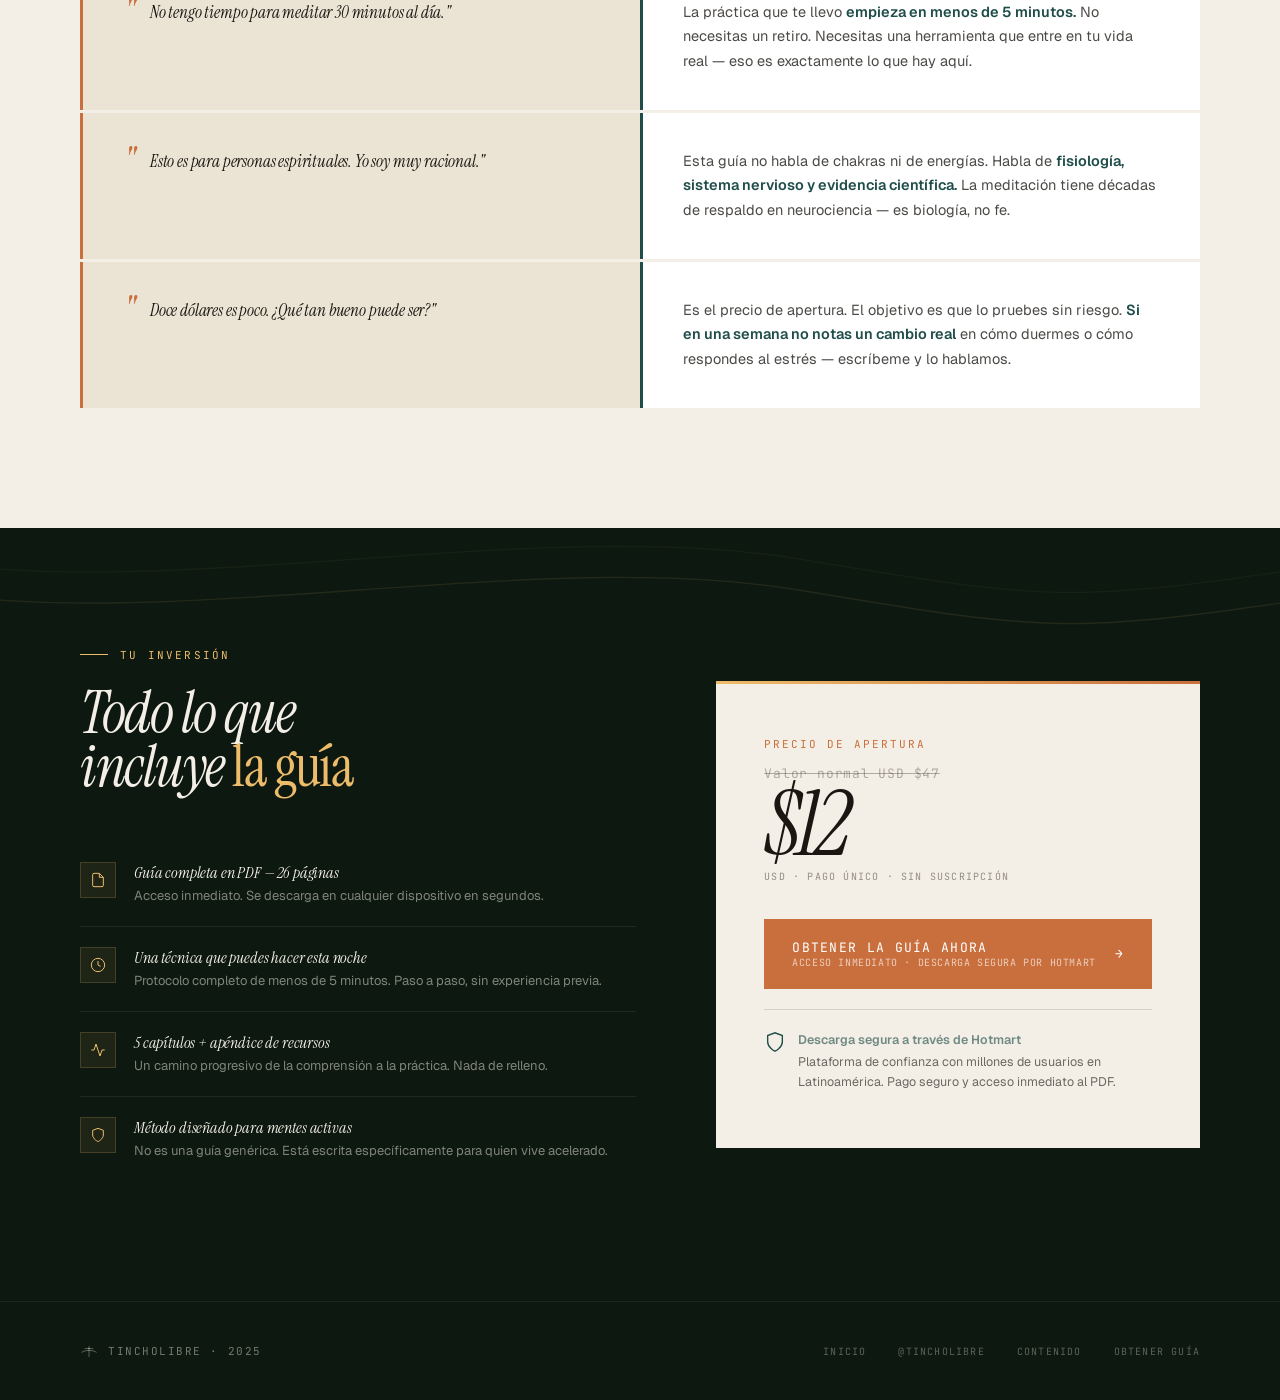
<file: hotmart-landing.html>
<!DOCTYPE html>
<html lang="es">
<head>
<meta charset="UTF-8">
<meta name="viewport" content="width=device-width, initial-scale=1.0">
<title>La mente que no para · Tincho — Guía de meditación $12</title>
<meta name="description" content="Guía práctica para empezar a meditar cuando el silencio se siente imposible. Para profesionales y emprendedores con el sistema nervioso siempre encendido.">

<link rel="icon" href="Brandkit ASSETS/assets/logo/tincho-mark-dark.svg" type="image/svg+xml">
<link rel="icon" href="Brandkit ASSETS/assets/logo/tincho-mark-dark-512.png" type="image/png">
<link rel="apple-touch-icon" href="Brandkit ASSETS/assets/logo/tincho-mark-dark-512.png">
<link rel="preconnect" href="https://fonts.googleapis.com">
<link rel="preconnect" href="https://fonts.gstatic.com" crossorigin>
<link href="https://fonts.googleapis.com/css2?family=Instrument+Serif:ital@0;1&family=JetBrains+Mono:wght@400;500&family=Geist:wght@300;400;500;600&display=swap" rel="stylesheet">

<style>
/* ── TOKENS ────────────────────────────────────────── */
:root {
  --ink:     #1A1712;
  --paper:   #F4EFE6;
  --p2:      #EBE3D4;
  --lago:    #1F4D4A;
  --deep:    #0C1810;
  --tierra:  #C96F3D;
  --tierra-s:#D98A5C;
  --gold:    #EDBC6A;
  --line:    rgba(26,23,18,0.14);
  --fd: "Instrument Serif", Georgia, serif;
  --fb: "Geist", -apple-system, system-ui, sans-serif;
  --fm: "JetBrains Mono", ui-monospace, monospace;
}

*, *::before, *::after { box-sizing: border-box; margin: 0; padding: 0; }
html { scroll-behavior: smooth; }
body {
  font-family: var(--fb);
  background: var(--paper);
  color: var(--ink);
  -webkit-font-smoothing: antialiased;
  overflow-x: hidden;
}

/* ── NAV ────────────────────────────────────────────── */
.nav {
  position: fixed; top: 0; left: 0; right: 0; z-index: 100;
  background: rgba(12,24,16,0.94);
  backdrop-filter: blur(14px);
  padding: 14px 48px;
  display: flex; justify-content: space-between; align-items: center;
  border-bottom: 1px solid rgba(237,188,106,0.12);
}
.nav-logo {
  display: flex; align-items: center; gap: 10px;
  font-family: var(--fm); font-size: 12px; letter-spacing: 0.14em;
  text-transform: uppercase; color: rgba(244,239,230,0.8);
  text-decoration: none;
}
.nav-home {
  font-family: var(--fm); font-size: 11px; letter-spacing: 0.1em;
  text-transform: uppercase; color: rgba(244,239,230,0.45);
  text-decoration: none; transition: color 200ms;
}
.nav-home:hover { color: rgba(244,239,230,0.8); }
.nav-cta {
  background: var(--tierra); color: #fff;
  font-family: var(--fm); font-size: 11px;
  letter-spacing: 0.12em; text-transform: uppercase;
  padding: 10px 24px; text-decoration: none;
  transition: background 200ms, transform 150ms; cursor: pointer;
  display: inline-block;
}
.nav-cta:hover { background: var(--tierra-s); transform: translateY(-1px); }

/* ── HERO ───────────────────────────────────────────── */
.hero {
  background: var(--deep);
  position: relative;
  min-height: 100svh;
  display: flex;
  align-items: center;
  overflow: hidden;
  padding-top: 68px;
}
.hero::before {
  content: '';
  position: absolute; inset: 0;
  background: radial-gradient(ellipse at 65% 45%, rgba(31,77,74,0.32) 0%, transparent 60%);
  pointer-events: none; z-index: 0;
}
.hero-photo-wrap {
  position: absolute;
  right: 0; top: 0; bottom: 0;
  width: 62%;
  display: flex;
  align-items: flex-end;
  justify-content: center;
  padding-bottom: 0;
}
.hero-photo-wrap img {
  height: min(860px, 96vh);
  width: auto;
  object-fit: contain;
  object-position: bottom center;
  filter: drop-shadow(0 20px 100px rgba(31,77,74,0.5));
  position: relative; z-index: 1;
}
.hero-photo-wrap::before {
  content: '';
  position: absolute; inset: 0;
  background: linear-gradient(90deg, var(--deep) 0%, rgba(12,24,16,0.7) 28%, rgba(12,24,16,0.1) 52%, transparent 68%);
  z-index: 2; pointer-events: none;
}
.hero-photo-wrap::after {
  content: '';
  position: absolute; left: 0; right: 0; bottom: 0;
  height: 140px;
  background: linear-gradient(180deg, transparent 0%, var(--deep) 100%);
  z-index: 2; pointer-events: none;
}
.hero-content {
  position: relative; z-index: 3;
  width: 100%;
  padding: 130px 0 120px 80px;
  max-width: 500px;
}
.hero-wave {
  position: absolute; bottom: 0; left: 0; width: 100%;
  pointer-events: none; opacity: 0.12; z-index: 0;
}
.hero-stats-bar {
  position: absolute; bottom: 0; left: 0; right: 0;
  display: grid; grid-template-columns: repeat(3,1fr);
  border-top: 1px solid rgba(244,239,230,0.08);
  z-index: 3;
}
.hero-stat {
  padding: 18px 32px;
  border-right: 1px solid rgba(244,239,230,0.06);
}
.hero-stat:last-child { border-right: none; }
.stat-n {
  font-family: var(--fd); font-style: italic; font-size: 32px;
  color: var(--gold); letter-spacing: -0.02em; line-height: 1;
  display: block;
}
.stat-l {
  font-family: var(--fm); font-size: 9.5px; letter-spacing: 0.14em;
  text-transform: uppercase; color: rgba(244,239,230,0.4);
  margin-top: 3px; display: block;
}

/* ── TYPE HELPERS ───────────────────────────────────── */
.eyebrow {
  font-family: var(--fm); font-size: 11px; letter-spacing: 0.2em;
  text-transform: uppercase; color: var(--gold);
  display: flex; align-items: center; gap: 12px;
  margin-bottom: 24px;
}
.eyebrow::before {
  content: ''; width: 28px; height: 1px;
  background: currentColor; flex-shrink: 0;
}
.eyebrow.ink { color: rgba(26,23,18,0.55); }
.eyebrow.ink::before { background: var(--tierra); }

.hero-title {
  font-family: var(--fd); font-style: italic; font-weight: 400;
  font-size: clamp(48px, 5.8vw, 80px);
  line-height: 0.88; letter-spacing: -0.035em;
  color: var(--paper); margin-bottom: 20px;
}
.hero-title em { font-style: normal; color: var(--gold); }
.hero-subtitle {
  font-size: 15px; line-height: 1.6;
  color: rgba(244,239,230,0.65); max-width: 34ch; margin-bottom: 32px;
}
.hero-price {
  display: flex; align-items: baseline; gap: 16px; margin-bottom: 28px;
}
.p-old {
  font-family: var(--fm); font-size: 13px; letter-spacing: 0.06em;
  color: rgba(244,239,230,0.3); text-decoration: line-through;
}
.p-new {
  font-family: var(--fd); font-style: italic; font-size: 52px;
  color: var(--gold); letter-spacing: -0.03em; line-height: 1;
}
.p-note {
  font-family: var(--fm); font-size: 10px; letter-spacing: 0.12em;
  text-transform: uppercase; color: rgba(244,239,230,0.4);
  line-height: 1.7;
}
.btn-primary {
  display: inline-flex; align-items: center; gap: 12px;
  background: var(--tierra); color: #fff;
  font-family: var(--fm); font-size: 13px;
  letter-spacing: 0.1em; text-transform: uppercase;
  padding: 18px 40px; text-decoration: none; cursor: pointer;
  border: none; transition: all 200ms;
}
.btn-primary::after { content: '→'; transition: transform 200ms; }
.btn-primary:hover {
  background: var(--tierra-s); transform: translateY(-2px);
  box-shadow: 0 14px 44px rgba(201,111,61,0.38);
}
.btn-primary:hover::after { transform: translateX(4px); }
.hero-sub {
  margin-top: 14px; font-family: var(--fm);
  font-size: 10px; letter-spacing: 0.1em; text-transform: uppercase;
  color: rgba(244,239,230,0.3);
}

/* ── SECTION SHELL ──────────────────────────────────── */
.sec { padding: 120px 0; }
.wrap { max-width: 1280px; margin: 0 auto; padding: 0 80px; }
.sec-title {
  font-family: var(--fd); font-style: italic; font-weight: 400;
  font-size: clamp(38px, 4.5vw, 62px);
  line-height: 0.94; letter-spacing: -0.025em; margin-bottom: 16px;
}
.sec-title em { font-style: normal; color: var(--tierra); }
.sec-title.on-dark { color: var(--paper); }
.sec-title.on-dark em { color: var(--gold); }

/* ── DOLOR ──────────────────────────────────────────── */
.dolor-sec { background: var(--p2); }
.signals {
  display: grid; grid-template-columns: 1fr 1fr;
  gap: 3px; margin-top: 60px;
}
.signal {
  background: var(--paper); padding: 40px 40px 36px;
  display: grid; grid-template-columns: 52px 1fr; gap: 16px;
  align-items: flex-start; border: 1px solid transparent;
  transition: all 200ms;
}
.signal:hover { background: #fff; border-color: var(--tierra); }
.sig-n {
  font-family: var(--fm); font-size: 10px; letter-spacing: 0.18em;
  color: var(--tierra); opacity: 0.65; padding-top: 4px;
}
.sig-t {
  font-family: var(--fd); font-style: italic;
  font-size: 18px; line-height: 1.38; letter-spacing: -0.01em;
  margin-bottom: 10px;
}
.sig-s { font-size: 13.5px; line-height: 1.6; opacity: 0.68; }
.dolor-close {
  grid-column: 1 / -1; background: var(--lago); padding: 40px 48px;
  margin-top: 3px;
}
.dolor-close p {
  font-family: var(--fd); font-style: italic;
  font-size: 20px; line-height: 1.5; color: var(--paper); max-width: 64ch;
}
.dolor-close em { font-style: normal; color: var(--gold); }

/* ── REFRAME ────────────────────────────────────────── */
.reframe-sec { background: var(--deep); position: relative; overflow: hidden; }
.reframe-wave {
  position: absolute; bottom: -20px; left: -5%; width: 110%;
  opacity: 0.1; pointer-events: none;
}
.reframe-grid {
  display: grid; grid-template-columns: 1fr 1fr;
  gap: 3px; margin-top: 60px;
}
.r-col { padding: 44px 40px; }
.r-col.yes { background: rgba(31,77,74,0.42); border-top: 2px solid var(--lago); }
.r-col.no  { background: rgba(201,111,61,0.12); border-top: 2px solid var(--tierra); }
.r-col-label {
  font-family: var(--fm); font-size: 10px;
  letter-spacing: 0.2em; text-transform: uppercase; margin-bottom: 28px;
}
.r-col.yes .r-col-label { color: var(--gold); }
.r-col.no  .r-col-label { color: var(--tierra); }
.r-item {
  display: flex; gap: 12px; align-items: flex-start;
  padding: 11px 0; border-bottom: 1px solid rgba(244,239,230,0.08);
  font-size: 14px; line-height: 1.58; color: rgba(244,239,230,0.82);
}
.r-item:last-child { border-bottom: none; }
.r-mark { font-family: var(--fm); font-size: 12px; flex-shrink: 0; margin-top: 1px; }
.r-col.yes .r-mark { color: var(--gold); }
.r-col.no  .r-mark { color: var(--tierra); }
.reframe-quote {
  margin-top: 3px; padding: 36px 44px;
  background: rgba(237,188,106,0.07);
  border-left: 3px solid var(--gold);
}
.reframe-quote p {
  font-family: var(--fd); font-style: italic;
  font-size: 20px; line-height: 1.5; color: rgba(244,239,230,0.88);
  max-width: 64ch;
}
.reframe-quote em { font-style: normal; color: var(--gold); }

/* ── CHAPTERS ───────────────────────────────────────── */
.ch-sec { background: var(--paper); }
.ch-header {
  display: grid; grid-template-columns: 1fr 1fr;
  gap: 80px; align-items: end; margin-bottom: 72px;
}
.ch-intro { font-size: 15px; line-height: 1.7; color: rgba(26,23,18,0.68); }
.ch-list { display: flex; flex-direction: column; gap: 3px; }
.chapter {
  display: grid; grid-template-columns: 72px 1fr auto;
  gap: 24px; align-items: center;
  padding: 30px 36px; background: #fff;
  border: 1px solid var(--line);
  transition: all 200ms; cursor: default;
}
.chapter:hover {
  background: var(--p2); border-color: var(--tierra);
  transform: translateX(6px);
}
.ch-n {
  font-family: var(--fd); font-style: italic; font-size: 44px;
  color: var(--tierra); letter-spacing: -0.04em;
  line-height: 1; opacity: 0.45;
}
.ch-t {
  font-family: var(--fd); font-style: italic;
  font-size: 19px; letter-spacing: -0.01em; margin-bottom: 5px;
}
.ch-d { font-size: 13.5px; line-height: 1.55; opacity: 0.62; }
.ch-tag {
  font-family: var(--fm); font-size: 10px; letter-spacing: 0.12em;
  text-transform: uppercase; padding: 5px 12px;
  border: 1px solid var(--line); color: var(--lago);
  white-space: nowrap; flex-shrink: 0;
}
.ch-tag.hot { background: var(--tierra); border-color: var(--tierra); color: #fff; }
.chapter.featured { background: var(--lago); border-color: var(--lago); }
.chapter.featured:hover { background: #184039; transform: translateX(6px); }
.chapter.featured .ch-n { color: var(--gold); opacity: 0.6; }
.chapter.featured .ch-t { color: var(--paper); }
.chapter.featured .ch-d { color: rgba(244,239,230,0.65); }
.chapter.featured .ch-tag { border-color: rgba(237,188,106,0.35); color: var(--gold); }

/* ── CREDIBILITY ────────────────────────────────────── */
.cred-sec { background: var(--lago); position: relative; overflow: hidden; }
.cred-grid {
  display: grid; grid-template-columns: 1fr 1.15fr;
  gap: 80px; align-items: center;
}
.cred-img { position: relative; }
.cred-img img {
  width: 100%; max-width: 360px; display: block;
  filter: drop-shadow(0 40px 100px rgba(0,0,0,0.5));
}
.cred-badge {
  position: absolute; bottom: 32px; right: -16px;
  background: var(--gold); color: var(--deep);
  padding: 14px 18px; font-family: var(--fm);
  font-size: 9.5px; letter-spacing: 0.14em;
  text-transform: uppercase; line-height: 1.7;
  max-width: 160px;
}
.cred-content { color: var(--paper); }
.cred-title {
  font-family: var(--fd); font-style: italic;
  font-size: clamp(36px, 4vw, 56px);
  line-height: 0.92; letter-spacing: -0.025em;
  color: var(--paper); margin-bottom: 28px;
}
.cred-title em { font-style: normal; color: var(--gold); }
.cred-body {
  font-size: 15.5px; line-height: 1.7;
  color: rgba(244,239,230,0.78); margin-bottom: 44px;
}
.cred-body p + p { margin-top: 14px; }
.cred-body em {
  font-family: var(--fd); font-style: italic;
  font-size: 17px; color: var(--gold);
}
.cred-metrics {
  display: grid; grid-template-columns: repeat(3,1fr);
  gap: 24px; padding-top: 36px;
  border-top: 1px solid rgba(244,239,230,0.14);
}
.metric-n {
  font-family: var(--fd); font-style: italic; font-size: 38px;
  color: var(--gold); letter-spacing: -0.02em; line-height: 1; display: block;
}
.metric-l {
  font-family: var(--fm); font-size: 10px; letter-spacing: 0.14em;
  text-transform: uppercase; color: rgba(244,239,230,0.45);
  margin-top: 4px; display: block;
}
.cred-wave {
  position: absolute; bottom: -10px; right: -5%;
  width: 55%; opacity: 0.1; pointer-events: none;
}

/* ── BENEFITS ───────────────────────────────────────── */
.ben-sec { background: var(--p2); }
.ben-grid {
  display: grid; grid-template-columns: repeat(3,1fr);
  gap: 3px; margin-top: 60px;
}
.ben-col { background: var(--paper); padding: 48px 40px; }
.ben-col:nth-child(2) { background: var(--deep); }
.ben-col-n {
  font-family: var(--fd); font-style: italic;
  font-size: 72px; letter-spacing: -0.04em;
  line-height: 0.9; margin-bottom: 20px; opacity: 0.25;
}
.ben-col:nth-child(1) .ben-col-n { color: var(--lago); }
.ben-col:nth-child(2) .ben-col-n { color: var(--gold); opacity: 0.45; }
.ben-col:nth-child(3) .ben-col-n { color: var(--tierra); }
.ben-col-title {
  font-family: var(--fm); font-size: 11px; letter-spacing: 0.2em;
  text-transform: uppercase; margin-bottom: 32px;
  padding-bottom: 16px; border-bottom: 2px solid;
}
.ben-col:nth-child(1) .ben-col-title { color: var(--lago);   border-color: var(--lago); }
.ben-col:nth-child(2) .ben-col-title { color: var(--gold);   border-color: var(--gold); }
.ben-col:nth-child(3) .ben-col-title { color: var(--tierra); border-color: var(--tierra); }
.ben-item {
  display: flex; gap: 12px; margin-bottom: 18px;
  font-size: 14px; line-height: 1.6;
}
.ben-dot {
  width: 5px; height: 5px; border-radius: 50%;
  flex-shrink: 0; margin-top: 7px;
}
.ben-col:nth-child(1) .ben-dot { background: var(--lago); }
.ben-col:nth-child(2) .ben-dot { background: var(--gold); }
.ben-col:nth-child(3) .ben-dot { background: var(--tierra); }
.ben-col:nth-child(2) .ben-item { color: rgba(244,239,230,0.82); }

/* ── OBJECIONES ─────────────────────────────────────── */
.obj-sec { background: var(--paper); }
.obj-list { display: flex; flex-direction: column; gap: 3px; margin-top: 60px; }
.obj-item { display: grid; grid-template-columns: 1fr 1fr; }
.obj-q {
  background: var(--p2); padding: 36px 40px;
  display: flex; gap: 14px; align-items: flex-start;
  border-left: 3px solid var(--tierra);
}
.obj-mark {
  font-family: var(--fd); font-style: italic; font-size: 36px;
  color: var(--tierra); line-height: 0.9; flex-shrink: 0; margin-top: -4px;
}
.obj-qt {
  font-family: var(--fd); font-style: italic;
  font-size: 17px; line-height: 1.42; letter-spacing: -0.01em;
}
.obj-a {
  background: #fff; padding: 36px 40px;
  border-left: 3px solid var(--lago);
}
.obj-at { font-size: 14.5px; line-height: 1.7; color: rgba(26,23,18,0.78); }
.obj-at strong { color: var(--lago); font-weight: 600; }

/* ── PRECIO ─────────────────────────────────────────── */
.price-sec { background: var(--deep); position: relative; overflow: hidden; }
.price-wave {
  position: absolute; top: 0; left: 0; width: 100%;
  opacity: 0.1; transform: scaleY(-1); pointer-events: none;
}
.price-grid {
  display: grid; grid-template-columns: 1.15fr 1fr;
  gap: 80px; align-items: center;
  position: relative; z-index: 1;
}
.price-what { color: var(--paper); }
.price-includes { display: flex; flex-direction: column; gap: 0; margin-top: 48px; }
.inc-item {
  display: flex; gap: 18px; align-items: flex-start;
  padding: 20px 0; border-bottom: 1px solid rgba(244,239,230,0.08);
}
.inc-item:last-child { border-bottom: none; }
.inc-icon {
  width: 36px; height: 36px; flex-shrink: 0;
  background: rgba(237,188,106,0.08);
  border: 1px solid rgba(237,188,106,0.18);
  display: flex; align-items: center; justify-content: center;
}
.inc-t {
  font-family: var(--fd); font-style: italic;
  font-size: 16px; letter-spacing: -0.01em;
  color: var(--paper); margin-bottom: 3px;
}
.inc-d { font-size: 13px; line-height: 1.55; color: rgba(244,239,230,0.5); }
.price-card { background: var(--paper); padding: 56px 48px; position: relative; }
.price-card::before {
  content: ''; position: absolute; top: 0; left: 0; right: 0;
  height: 3px; background: linear-gradient(90deg, var(--gold), var(--tierra));
}
.pc-eyebrow {
  font-family: var(--fm); font-size: 11px; letter-spacing: 0.18em;
  text-transform: uppercase; color: var(--tierra); margin-bottom: 14px;
}
.pc-old {
  font-family: var(--fm); font-size: 13px; letter-spacing: 0.06em;
  color: rgba(26,23,18,0.32); text-decoration: line-through; margin-bottom: 4px;
}
.pc-new {
  font-family: var(--fd); font-style: italic; font-size: 88px;
  line-height: 0.88; letter-spacing: -0.045em; color: var(--ink);
  margin-bottom: 6px;
}
.pc-note {
  font-family: var(--fm); font-size: 10px; letter-spacing: 0.12em;
  text-transform: uppercase; color: rgba(26,23,18,0.45); margin-bottom: 36px;
}
.buy-btn {
  display: flex; align-items: center; justify-content: space-between;
  width: 100%; background: var(--tierra); color: #fff;
  font-family: var(--fm); font-size: 13px;
  letter-spacing: 0.1em; text-transform: uppercase;
  padding: 20px 28px; text-decoration: none; cursor: pointer;
  border: none; transition: all 200ms; margin-bottom: 20px;
}
.buy-btn:hover {
  background: var(--tierra-s); transform: translateY(-2px);
  box-shadow: 0 14px 44px rgba(201,111,61,0.35);
}
.buy-btn-sub { font-size: 10px; opacity: 0.65; letter-spacing: 0.06em; }
.guarantee {
  display: flex; gap: 12px; align-items: flex-start;
  padding-top: 20px; border-top: 1px solid var(--line);
}
.guarantee-text { font-size: 12.5px; line-height: 1.6; opacity: 0.62; }
.guarantee-text strong { display: block; color: var(--lago); font-weight: 600; margin-bottom: 2px; }

/* ── ANIMATIONS ─────────────────────────────────────── */
.fu {
  opacity: 0; transform: translateY(28px);
  transition: opacity 580ms ease, transform 580ms ease;
}
.fu.vis { opacity: 1; transform: translateY(0); }
.d1 { transition-delay: 80ms; }
.d2 { transition-delay: 160ms; }
.d3 { transition-delay: 240ms; }
.d4 { transition-delay: 320ms; }
@media (prefers-reduced-motion: reduce) {
  .fu { opacity: 1; transform: none; transition: none; }
}

/* ── FOOTER ─────────────────────────────────────────── */
.footer {
  background: var(--deep); padding: 40px 80px;
  border-top: 1px solid rgba(244,239,230,0.07);
  display: flex; justify-content: space-between; align-items: center;
}
.footer-brand {
  display: flex; align-items: center; gap: 10px;
  font-family: var(--fm); font-size: 11px; letter-spacing: 0.14em;
  text-transform: uppercase; color: rgba(244,239,230,0.45);
}
.footer-links { display: flex; gap: 32px; }
.footer-link {
  font-family: var(--fm); font-size: 10px; letter-spacing: 0.12em;
  text-transform: uppercase; color: rgba(244,239,230,0.35);
  text-decoration: none; transition: color 200ms;
}
.footer-link:hover { color: var(--gold); }

/* ── RESPONSIVE ─────────────────────────────────────── */
@media (max-width: 1100px) {
  .hero-photo-wrap { width: 48%; }
  .hero-content { max-width: none; padding: 100px 48px 120px; }
  .hero-stats-bar { grid-template-columns: repeat(3,1fr); }
  .wrap { padding: 0 48px; }
  .sec { padding: 100px 0; }
  .ch-header,
  .cred-grid,
  .price-grid { grid-template-columns: 1fr; gap: 56px; }
  .cred-img img { max-width: 280px; }
  .cred-badge { right: 0; }
  .ben-grid,
  .signals { grid-template-columns: 1fr; }
  .dolor-close { grid-column: 1; }
  .reframe-grid { grid-template-columns: 1fr; }
  .obj-item { grid-template-columns: 1fr; }
  .footer { padding: 40px 48px; }
}
@media (max-width: 768px) {
  .nav { padding: 14px 24px; }
  .hero-photo-wrap { width: 100%; opacity: 0.35; }
  .hero-photo-wrap::before { background: linear-gradient(180deg, var(--deep) 0%, rgba(12,24,16,0.7) 50%, transparent 100%); }
  .hero-content { padding: 80px 24px 110px; max-width: none; }
  .hero-stats-bar { grid-template-columns: 1fr 1fr; position: static; }
  .wrap { padding: 0 24px; }
  .sec { padding: 80px 0; }
  .chapter { grid-template-columns: 52px 1fr; padding: 24px; }
  .ch-tag { display: none; }
  .price-card { padding: 40px 28px; }
  .footer { flex-direction: column; gap: 24px; padding: 40px 24px; }
  .footer-links { flex-wrap: wrap; justify-content: center; gap: 20px; }
}
</style>
</head>
<body>

<!-- NAV -->
<nav class="nav">
  <div style="display:flex;align-items:center;gap:24px;">
    <a href="index.html" class="nav-logo">
      <svg width="20" height="20" viewBox="0 0 120 120" fill="none">
        <path d="M12 68 C32 52,88 52,108 68" stroke="currentColor" stroke-width="5" stroke-linecap="round"/>
        <path d="M60 30 L60 98" stroke="currentColor" stroke-width="5" stroke-linecap="round"/>
        <path d="M34 44 L86 44" stroke="currentColor" stroke-width="5" stroke-linecap="round"/>
        <circle cx="60" cy="44" r="4" fill="#EDBC6A"/>
      </svg>
      TinchoLibre
    </a>
    <a href="index.html" class="nav-home">← Inicio</a>
  </div>
  <!-- REEMPLAZAR # con tu link de checkout de Hotmart -->
  <a href="#precio" class="nav-cta">Obtener la guía — $12 USD</a>
</nav>


<!-- HERO -->
<section class="hero" id="inicio">

  <div class="hero-photo-wrap">
    <img
      src="Documentos Pagina web/Fotos sin bg/Screenshot - Edited.png"
      alt="Tincho meditando"
    >
  </div>

  <div class="hero-content">
    <div class="eyebrow">Guía de meditación · regulación nerviosa</div>

    <h1 class="hero-title">
      La mente<br>
      que <em>no para</em>
    </h1>

    <p class="hero-subtitle">
      Para el profesional que termina el día agotado
      y sigue sin poder apagar la cabeza.
    </p>

    <div class="hero-price">
      <span class="p-old">USD $47</span>
      <span class="p-new">$12</span>
      <span class="p-note">USD · Pago único<br>Acceso inmediato</span>
    </div>

    <!-- REEMPLAZAR # con tu link de checkout de Hotmart -->
    <a href="#precio" class="btn-primary">Quiero esta guía</a>
    <p class="hero-sub">PDF en español · Descarga segura por Hotmart</p>
  </div>

  <div class="hero-stats-bar">
    <div class="hero-stat">
      <span class="stat-n">26</span>
      <span class="stat-l">Páginas de práctica real</span>
    </div>
    <div class="hero-stat">
      <span class="stat-n">5 min</span>
      <span class="stat-l">Para notar el primer cambio</span>
    </div>
    <div class="hero-stat">
      <span class="stat-n">+20K</span>
      <span class="stat-l">Comunidad en redes</span>
    </div>
  </div>

  <svg class="hero-wave" viewBox="0 0 1440 140" fill="none" preserveAspectRatio="none">
    <path d="M-100 70 C200 20,600 120,900 70 S1200 20,1540 70" stroke="#EDBC6A" stroke-width="1.5" stroke-linecap="round"/>
    <path d="M-100 100 C200 50,600 150,900 100 S1200 50,1540 100" stroke="#EDBC6A" stroke-width="1.5" stroke-linecap="round" opacity=".55"/>
  </svg>
</section>


<!-- DOLOR -->
<section class="sec dolor-sec" id="dolor">
  <div class="wrap">
    <div class="eyebrow ink fu">¿Te reconoces aquí?</div>
    <h2 class="sec-title fu d1">
      Esta guía es para ti<br>
      si cualquiera de <em>esto</em><br>
      te suena familiar
    </h2>

    <div class="signals">
      <div class="signal fu d1">
        <span class="sig-n">01</span>
        <div>
          <p class="sig-t">Te acuestas cansado pero tu cabeza sigue trabajando sola — revisando el día, anticipando el siguiente.</p>
          <p class="sig-s">El cuerpo para. La mente no. Y así pasan las noches.</p>
        </div>
      </div>

      <div class="signal fu d2">
        <span class="sig-n">02</span>
        <div>
          <p class="sig-t">Ya intentaste meditar y sentiste que "no es para ti" porque tu mente no para ni treinta segundos.</p>
          <p class="sig-s">Conclusión equivocada. El problema no es tu mente — es el método que usaste.</p>
        </div>
      </div>

      <div class="signal fu d3">
        <span class="sig-n">03</span>
        <div>
          <p class="sig-t">Terminas el día agotado pero no logras desconectarte de verdad. Scrolleas, pero no descansas.</p>
          <p class="sig-s">La distracción no es descanso. El sistema nervioso sigue en alerta aunque la pantalla diga otra cosa.</p>
        </div>
      </div>

      <div class="signal fu d4">
        <span class="sig-n">04</span>
        <div>
          <p class="sig-t">Sabes que necesitas bajar el ritmo, pero la idea de sentarte en silencio te genera más ansiedad que calma.</p>
          <p class="sig-s">Normal. Tu sistema nervioso aprendió que parar es peligroso. Hay que re-enseñarle.</p>
        </div>
      </div>

      <div class="dolor-close fu">
        <p>Si te identificaste con alguno, estás exactamente donde debes estar.<br>No necesitas experiencia. No necesitas tiempo. <em>Solo necesitas el método correcto.</em></p>
      </div>
    </div>
  </div>
</section>


<!-- REFRAME -->
<section class="sec reframe-sec" id="que-es">
  <div class="wrap">
    <div class="eyebrow fu">El reencuadre necesario</div>
    <h2 class="sec-title on-dark fu d1">
      La meditación no es<br>
      lo que <em>te contaron</em>
    </h2>

    <div class="reframe-grid">
      <div class="r-col yes fu d2">
        <div class="r-col-label">✓ Lo que sí es</div>
        <div class="r-item"><span class="r-mark">✓</span><span>Una habilidad que se entrena, no un estado que se alcanza</span></div>
        <div class="r-item"><span class="r-mark">✓</span><span>El espacio entre lo que pasa y cómo respondes — eso que parece imposible</span></div>
        <div class="r-item"><span class="r-mark">✓</span><span>Regulación fisiológica real y medible — neurociencia, no misticismo</span></div>
        <div class="r-item"><span class="r-mark">✓</span><span>5 minutos pueden cambiar el estado de tu cuerpo ahora mismo</span></div>
        <div class="r-item"><span class="r-mark">✓</span><span>Una herramienta disponible en cualquier lugar, sin equipo ni costo extra</span></div>
      </div>

      <div class="r-col no fu d3">
        <div class="r-col-label">× Lo que no es</div>
        <div class="r-item"><span class="r-mark">×</span><span>Poner la mente en blanco — eso no existe y nunca fue el objetivo</span></div>
        <div class="r-item"><span class="r-mark">×</span><span>Necesitar horas, retiros o condiciones perfectas para empezar</span></div>
        <div class="r-item"><span class="r-mark">×</span><span>Solo para personas "espirituales" o con tiempo de sobra</span></div>
        <div class="r-item"><span class="r-mark">×</span><span>Un estado permanente de paz — es una práctica, no una identidad</span></div>
        <div class="r-item"><span class="r-mark">×</span><span>Escapar de tus responsabilidades o de la realidad que vives</span></div>
      </div>
    </div>

    <div class="reframe-quote fu">
      <p>
        "La respiración es el único mecanismo voluntario que tiene acceso directo
        al sistema nervioso. Una respiración consciente le envía una señal directa al cuerpo:
        <em>ya estás a salvo. Puedes soltar.</em>"
      </p>
    </div>
  </div>

  <svg class="reframe-wave" viewBox="0 0 1440 140" fill="none" preserveAspectRatio="none">
    <path d="M-100 70 C200 20,600 120,900 70 S1200 20,1540 70" stroke="#EDBC6A" stroke-width="1.5" stroke-linecap="round"/>
    <path d="M-100 105 C200 55,600 155,900 105 S1200 55,1540 105" stroke="#EDBC6A" stroke-width="1.5" stroke-linecap="round" opacity=".5"/>
  </svg>
</section>


<!-- CHAPTERS -->
<section class="sec ch-sec" id="contenido">
  <div class="wrap">
    <div class="ch-header">
      <div>
        <div class="eyebrow ink fu">Lo que vas a descubrir</div>
        <h2 class="sec-title fu d1">
                    Un mapa claro para<br>
          <em>empezar hoy.</em>
        </h2>
      </div>
      <div class="fu d2">
        <p class="ch-intro">No es teoría. No es relleno. Cada sección te lleva un paso más cerca de tener una herramienta real — algo que puedes usar esta noche, antes de dormir.</p>
      </div>
    </div>

    <div class="ch-list">
      <div class="chapter fu">
        <div class="ch-n">01</div>
        <div>
          <div class="ch-t">Por qué tu mente no puede parar</div>
          <div class="ch-d">Entiendes qué está pasando realmente — y por qué la fuerza de voluntad no es la solución.</div>
        </div>
        <div class="ch-tag">El diagnóstico</div>
      </div>

      <div class="chapter fu d1">
        <div class="ch-n">02</div>
        <div>
          <div class="ch-t">El interruptor que tienes en el cuerpo</div>
          <div class="ch-d">Descubres el mecanismo que puede bajar el nivel de alerta en minutos — y por qué nadie te lo había explicado así.</div>
        </div>
        <div class="ch-tag">La ciencia</div>
      </div>

      <div class="chapter fu d2">
        <div class="ch-n">03</div>
        <div>
          <div class="ch-t">Cómo crear una práctica que no abandones</div>
          <div class="ch-d">Lo que separa a quienes lo sostienen de quienes lo dejan en la segunda semana. No es disciplina — es diseño.</div>
        </div>
        <div class="ch-tag">El sistema</div>
      </div>

      <div class="chapter fu d3">
        <div class="ch-n">04</div>
        <div>
          <div class="ch-t">Las técnicas que funcionan para una mente activa</div>
          <div class="ch-d">No todas las técnicas son para todos. Estas están seleccionadas específicamente para quien vive acelerado.</div>
        </div>
        <div class="ch-tag hot">La práctica</div>
      </div>

      <div class="chapter fu d4">
        <div class="ch-n">05</div>
        <div>
          <div class="ch-t">Por qué lo abandonaste antes — y cómo no repetirlo</div>
          <div class="ch-d">Cada obstáculo que frenó los intentos anteriores, desmontado uno por uno. Si ya probaste y no funcionó, empieza aquí.</div>
        </div>
        <div class="ch-tag">El antídoto</div>
      </div>

      <div class="chapter featured fu">
        <div class="ch-n" style="font-style:normal;font-size:28px;opacity:0.7;">★</div>
        <div>
          <div class="ch-t">Tu primera práctica — esta noche</div>
          <div class="ch-d">Un protocolo de menos de 5 minutos que puedes hacer ahora mismo. Sin experiencia previa. Sin preparación especial.</div>
        </div>
        <div class="ch-tag">Empieza ya</div>
      </div>
    </div>
  </div>
</section>


<!-- CREDIBILITY -->
<section class="sec cred-sec" id="tincho">
  <div class="wrap">
    <div class="cred-grid">
      <div class="cred-img fu">
        <img
          src="Documentos Pagina web/Fotos sin bg/def70fda-5f8c-4eed-9084-824849f5c635.png"
          alt="Juan Martín Tincho Pérez — instructor de yoga y meditación"
        >
        <div class="cred-badge">
          Instructor certificado<br>
          Yoga · Pranayama<br>
          Neurociencia aplicada
        </div>
      </div>

      <div class="cred-content">
        <div class="eyebrow fu">Quién soy</div>
        <h2 class="cred-title fu d1">
          Lo perdí todo<br>
          <em>de golpe.</em>
        </h2>
        <div class="cred-body fu d2">
          <p>Libertad, control, certeza. Estaba encerrado injustamente y mi mente no paraba. El ruido interno era insoportable.</p>
          <p>Fue ahí, sin nada más, donde descubrí que la respiración y la meditación no son herramientas de lujo. Son <em>tecnología de supervivencia.</em></p>
          <p>Hoy soy instructor certificado de yoga, pranayama y meditación, con formación en neurociencia aplicada. Pero más importante que los títulos: sé lo que es vivir con el sistema nervioso en llamas — y sé cómo salir.</p>
        </div>

        <div class="cred-metrics fu d3">
          <div>
            <span class="metric-n">13K+</span>
            <span class="metric-l">En Instagram</span>
          </div>
          <div>
            <span class="metric-n">6.5K</span>
            <span class="metric-l">En TikTok</span>
          </div>
          <div>
            <span class="metric-n">1</span>
            <span class="metric-l">Libro publicado</span>
          </div>
        </div>
      </div>
    </div>
  </div>

  <svg class="cred-wave" viewBox="0 0 800 140" fill="none">
    <path d="M-100 70 C100 20,300 120,500 70 S700 20,900 70" stroke="#EDBC6A" stroke-width="2" stroke-linecap="round"/>
    <path d="M-100 105 C100 55,300 155,500 105 S700 55,900 105" stroke="#EDBC6A" stroke-width="2" stroke-linecap="round" opacity=".5"/>
  </svg>
</section>


<!-- BENEFITS -->
<section class="sec ben-sec" id="resultados">
  <div class="wrap">
    <div class="eyebrow ink fu">Qué cambia cuando practicas</div>
    <h2 class="sec-title fu d1">
      No es solo calma.<br>
      Es lo que la calma <em>hace posible.</em>
    </h2>

    <div class="ben-grid">
      <div class="ben-col fu d1">
        <div class="ben-col-n">01</div>
        <div class="ben-col-title">En el cuerpo</div>
        <div class="ben-item"><div class="ben-dot"></div><span>Duermes mejor — el cuerpo aprende a soltar al final del día</span></div>
        <div class="ben-item"><div class="ben-dot"></div><span>La tensión cede — mandíbula, hombros y pecho se relajan</span></div>
        <div class="ben-item"><div class="ben-dot"></div><span>Energía más estable — sin los picos y caídas del modo urgencia</span></div>
        <div class="ben-item"><div class="ben-dot"></div><span>Tu cuerpo recupera el ritmo que tenía antes del estrés crónico</span></div>
      </div>

      <div class="ben-col fu d2">
        <div class="ben-col-n">02</div>
        <div class="ben-col-title">En la mente</div>
        <div class="ben-item"><div class="ben-dot"></div><span>La cabeza deja de correr sola — puedes elegir dónde poner el foco</span></div>
        <div class="ben-item"><div class="ben-dot"></div><span>Decisiones más claras — sin el ruido de fondo que lo distorsiona todo</span></div>
        <div class="ben-item"><div class="ben-dot"></div><span>Menos reactividad — hay espacio entre lo que pasa y cómo respondes</span></div>
        <div class="ben-item"><div class="ben-dot"></div><span>Concentración que vuelve — no todo requiere tu atención al máximo</span></div>
      </div>

      <div class="ben-col fu d3">
        <div class="ben-col-n">03</div>
        <div class="ben-col-title">En cómo te relacionas</div>
        <div class="ben-item"><div class="ben-dot"></div><span>Control interno real — no de las circunstancias, sino de tu respuesta</span></div>
        <div class="ben-item"><div class="ben-dot"></div><span>Calma como punto de partida — no solo en momentos tranquilos</span></div>
        <div class="ben-item"><div class="ben-dot"></div><span>Menos arrepentimiento — respondes más, reaccionas menos</span></div>
        <div class="ben-item"><div class="ben-dot"></div><span>Autonomía real — ya no dependes de condiciones externas para regularte</span></div>
      </div>
    </div>
  </div>
</section>


<!-- OBJECIONES -->
<section class="sec obj-sec" id="dudas">
  <div class="wrap">
    <div class="eyebrow ink fu">Las dudas más frecuentes</div>
    <h2 class="sec-title fu d1">
      Si algo te frena<br>
      de <em>dar el paso</em>
    </h2>

    <div class="obj-list">
      <div class="obj-item fu d1">
        <div class="obj-q">
          <div class="obj-mark">"</div>
          <div class="obj-qt">Ya intenté meditar y no me funciona. Mi mente no para."</div>
        </div>
        <div class="obj-a">
          <p class="obj-at">Tu mente no para <strong>porque el sistema nervioso aprendió a estar en alerta.</strong> No es un defecto tuyo — es una respuesta adaptativa. Esta guía trabaja con eso, no en su contra.</p>
        </div>
      </div>

      <div class="obj-item fu d2">
        <div class="obj-q">
          <div class="obj-mark">"</div>
          <div class="obj-qt">No tengo tiempo para meditar 30 minutos al día."</div>
        </div>
        <div class="obj-a">
          <p class="obj-at">La práctica que te llevo <strong>empieza en menos de 5 minutos.</strong> No necesitas un retiro. Necesitas una herramienta que entre en tu vida real — eso es exactamente lo que hay aquí.</p>
        </div>
      </div>

      <div class="obj-item fu d3">
        <div class="obj-q">
          <div class="obj-mark">"</div>
          <div class="obj-qt">Esto es para personas espirituales. Yo soy muy racional."</div>
        </div>
        <div class="obj-a">
          <p class="obj-at">Esta guía no habla de chakras ni de energías. Habla de <strong>fisiología, sistema nervioso y evidencia científica.</strong> La meditación tiene décadas de respaldo en neurociencia — es biología, no fe.</p>
        </div>
      </div>

      <div class="obj-item fu d4">
        <div class="obj-q">
          <div class="obj-mark">"</div>
          <div class="obj-qt">Doce dólares es poco. ¿Qué tan bueno puede ser?"</div>
        </div>
        <div class="obj-a">
          <p class="obj-at">Es el precio de apertura. El objetivo es que lo pruebes sin riesgo. <strong>Si en una semana no notas un cambio real</strong> en cómo duermes o cómo respondes al estrés — escríbeme y lo hablamos.</p>
        </div>
      </div>
    </div>
  </div>
</section>


<!-- PRECIO -->
<section class="sec price-sec" id="precio">
  <svg class="price-wave" viewBox="0 0 1440 140" fill="none" preserveAspectRatio="none">
    <path d="M-100 70 C200 20,600 120,900 70 S1200 20,1540 70" stroke="#EDBC6A" stroke-width="1.5" stroke-linecap="round"/>
    <path d="M-100 105 C200 55,600 155,900 105 S1200 55,1540 105" stroke="#EDBC6A" stroke-width="1.5" stroke-linecap="round" opacity=".5"/>
  </svg>

  <div class="wrap">
    <div class="price-grid">
      <div class="price-what">
        <div class="eyebrow fu">Tu inversión</div>
        <h2 class="sec-title on-dark fu d1">
          Todo lo que<br>
          incluye <em>la guía</em>
        </h2>

        <div class="price-includes fu d2">
          <div class="inc-item">
            <div class="inc-icon">
              <svg width="16" height="16" viewBox="0 0 24 24" fill="none" stroke="#EDBC6A" stroke-width="1.5">
                <path d="M14 2H6a2 2 0 0 0-2 2v16a2 2 0 0 0 2 2h12a2 2 0 0 0 2-2V8z"/>
                <polyline points="14 2 14 8 20 8"/>
              </svg>
            </div>
            <div>
              <div class="inc-t">Guía completa en PDF — 26 páginas</div>
              <div class="inc-d">Acceso inmediato. Se descarga en cualquier dispositivo en segundos.</div>
            </div>
          </div>

          <div class="inc-item">
            <div class="inc-icon">
              <svg width="16" height="16" viewBox="0 0 24 24" fill="none" stroke="#EDBC6A" stroke-width="1.5">
                <circle cx="12" cy="12" r="10"/>
                <polyline points="12 6 12 12 16 14"/>
              </svg>
            </div>
            <div>
              <div class="inc-t">Una técnica que puedes hacer esta noche</div>
              <div class="inc-d">Protocolo completo de menos de 5 minutos. Paso a paso, sin experiencia previa.</div>
            </div>
          </div>

          <div class="inc-item">
            <div class="inc-icon">
              <svg width="16" height="16" viewBox="0 0 24 24" fill="none" stroke="#EDBC6A" stroke-width="1.5">
                <path d="M22 12h-4l-3 9L9 3l-3 9H2"/>
              </svg>
            </div>
            <div>
              <div class="inc-t">5 capítulos + apéndice de recursos</div>
              <div class="inc-d">Un camino progresivo de la comprensión a la práctica. Nada de relleno.</div>
            </div>
          </div>

          <div class="inc-item">
            <div class="inc-icon">
              <svg width="16" height="16" viewBox="0 0 24 24" fill="none" stroke="#EDBC6A" stroke-width="1.5">
                <path d="M12 22s8-4 8-10V5l-8-3-8 3v7c0 6 8 10 8 10z"/>
              </svg>
            </div>
            <div>
              <div class="inc-t">Método diseñado para mentes activas</div>
              <div class="inc-d">No es una guía genérica. Está escrita específicamente para quien vive acelerado.</div>
            </div>
          </div>
        </div>
      </div>

      <div class="price-card fu d3">
        <div class="pc-eyebrow">Precio de apertura</div>
        <div class="pc-old">Valor normal USD $47</div>
        <div class="pc-new">$12</div>
        <div class="pc-note">USD · Pago único · Sin suscripción</div>

        <!-- REEMPLAZAR href="#" con el link de checkout de Hotmart -->
        <a href="https://pay.hotmart.com/C105555398E?bid=1777758194146" class="buy-btn">
          <div>
            <div>Obtener la guía ahora</div>
            <div class="buy-btn-sub">Acceso inmediato · Descarga segura por Hotmart</div>
          </div>
          <span>→</span>
        </a>

        <div class="guarantee">
          <svg width="22" height="22" viewBox="0 0 24 24" fill="none" stroke="var(--lago)" stroke-width="1.5" style="flex-shrink:0;margin-top:1px">
            <path d="M12 22s8-4 8-10V5l-8-3-8 3v7c0 6 8 10 8 10z"/>
          </svg>
          <div class="guarantee-text">
            <strong>Descarga segura a través de Hotmart</strong>
            Plataforma de confianza con millones de usuarios en Latinoamérica. Pago seguro y acceso inmediato al PDF.
          </div>
        </div>
      </div>
    </div>
  </div>
</section>


<!-- FOOTER -->
<footer class="footer">
  <div class="footer-brand">
    <svg width="18" height="18" viewBox="0 0 120 120" fill="none">
      <path d="M12 68 C32 52,88 52,108 68" stroke="currentColor" stroke-width="5" stroke-linecap="round"/>
      <path d="M60 30 L60 98" stroke="currentColor" stroke-width="5" stroke-linecap="round"/>
      <path d="M34 44 L86 44" stroke="currentColor" stroke-width="5" stroke-linecap="round"/>
      <circle cx="60" cy="44" r="4" fill="#EDBC6A"/>
    </svg>
    TinchoLibre · 2025
  </div>
  <div class="footer-links">
    <a href="index.html" class="footer-link">Inicio</a>
    <a href="https://instagram.com/tincholibre" class="footer-link" target="_blank" rel="noopener">@tincholibre</a>
    <a href="#contenido" class="footer-link">Contenido</a>
    <a href="#precio" class="footer-link">Obtener guía</a>
  </div>
</footer>


<script>
  const obs = new IntersectionObserver(entries => {
    entries.forEach(e => { if (e.isIntersecting) e.target.classList.add('vis'); });
  }, { threshold: 0.08, rootMargin: '0px 0px -32px 0px' });
  document.querySelectorAll('.fu').forEach(el => obs.observe(el));

  document.querySelectorAll('a[href^="#"]').forEach(a => {
    a.addEventListener('click', e => {
      const t = document.querySelector(a.getAttribute('href'));
      if (t) { e.preventDefault(); t.scrollIntoView({ behavior: 'smooth', block: 'start' }); }
    });
  });
</script>
</body>
</html>
</file>
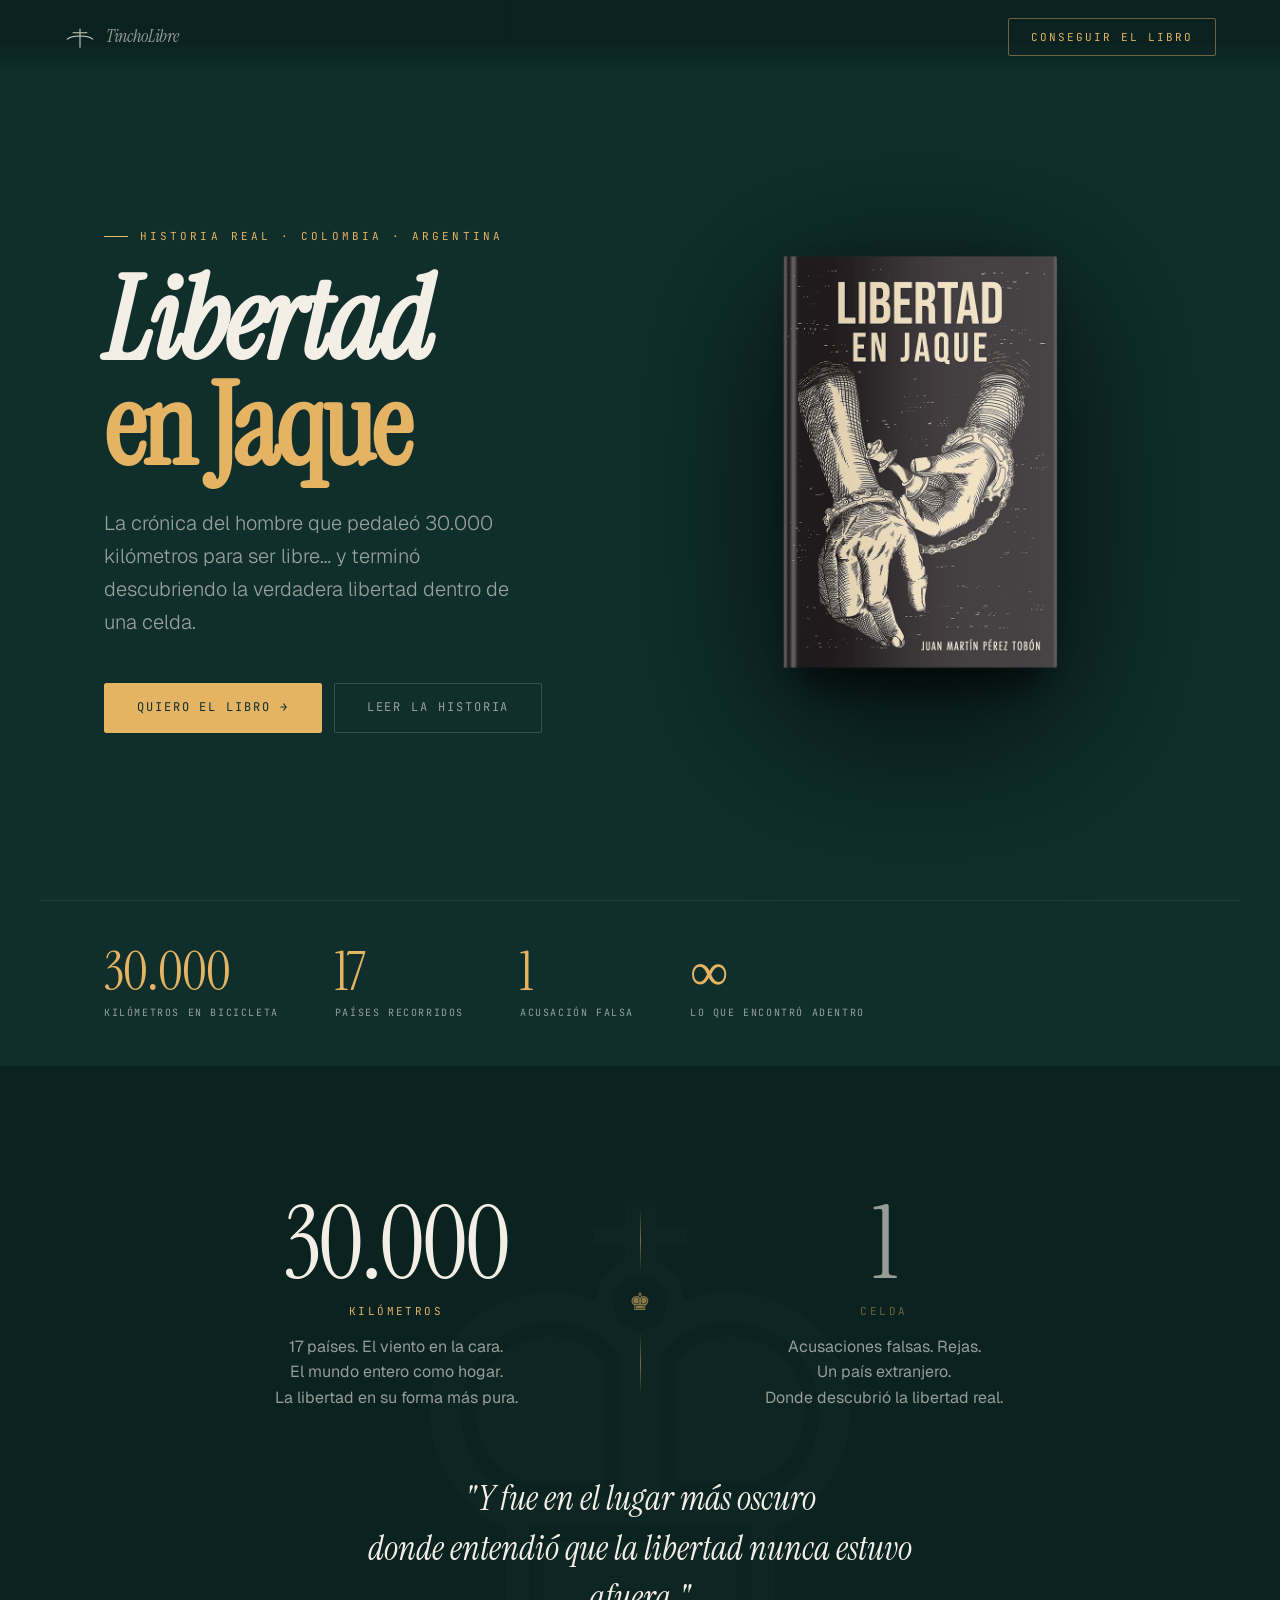
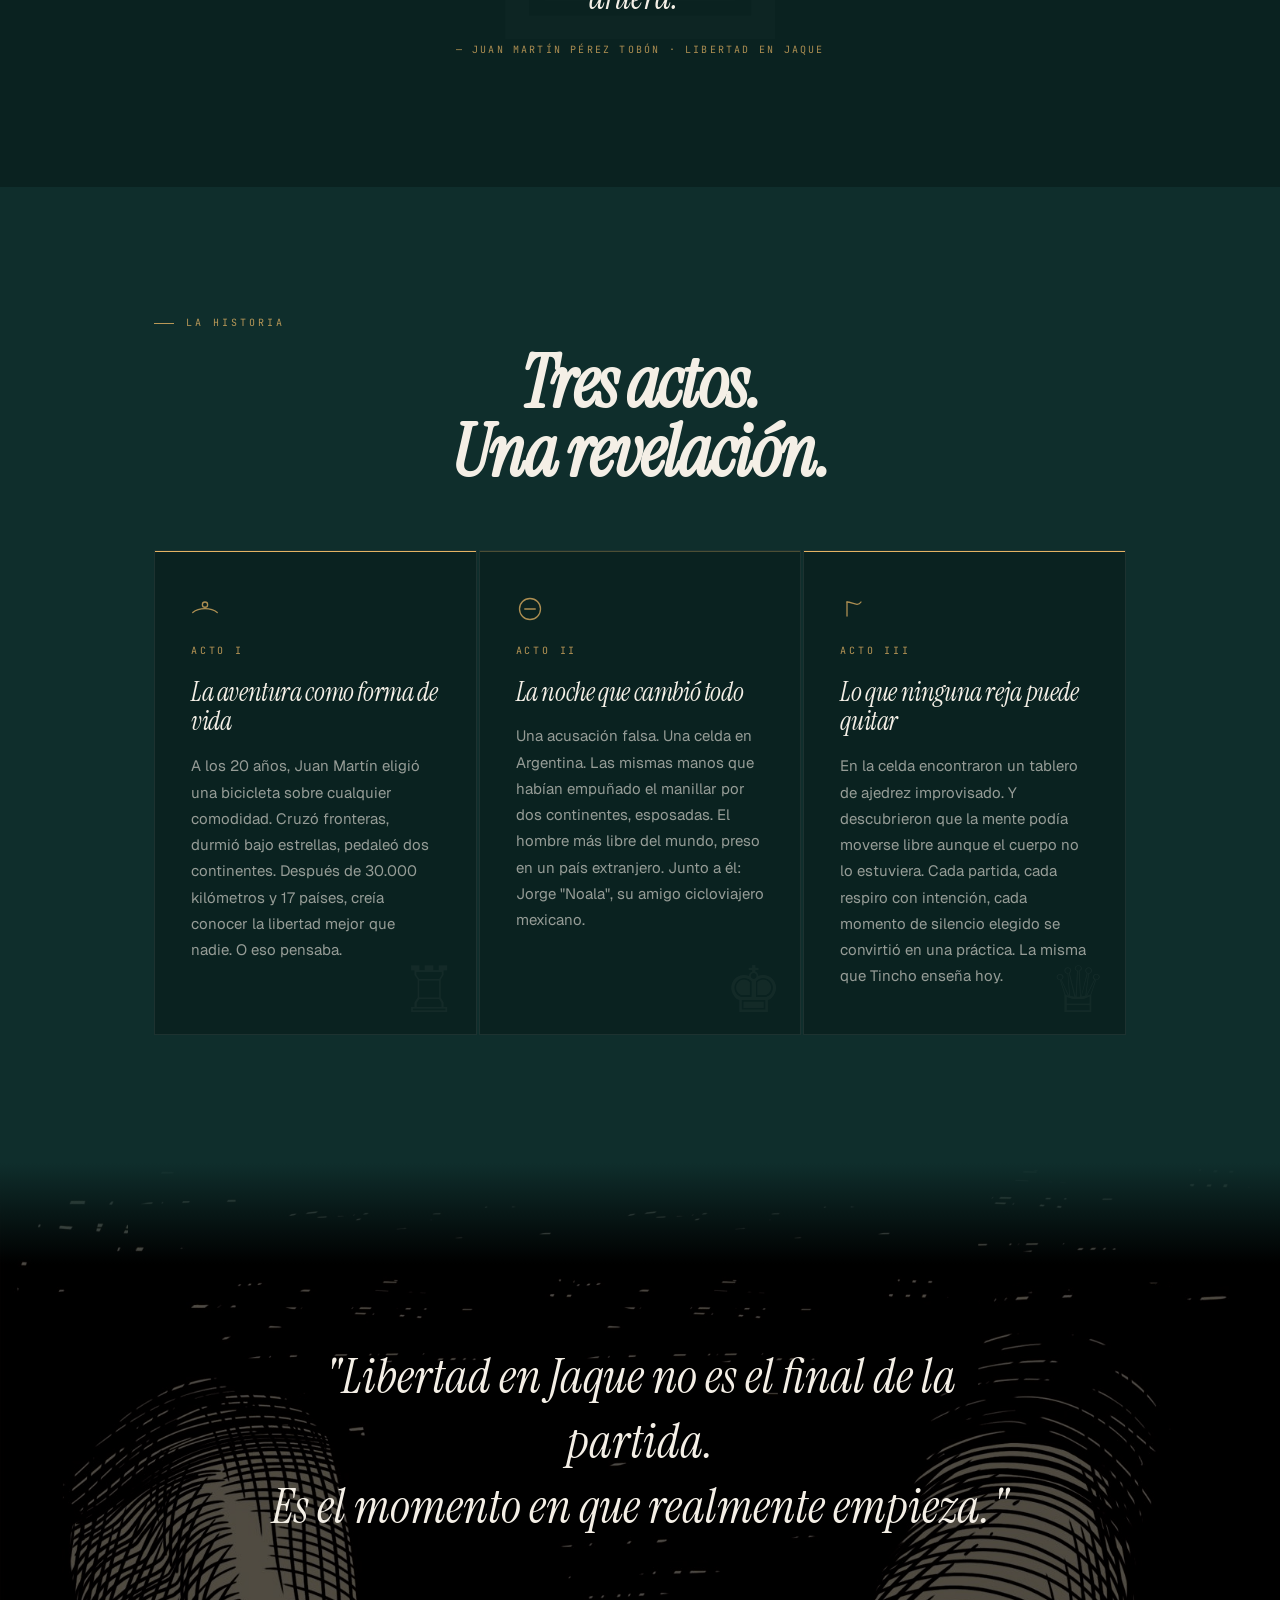
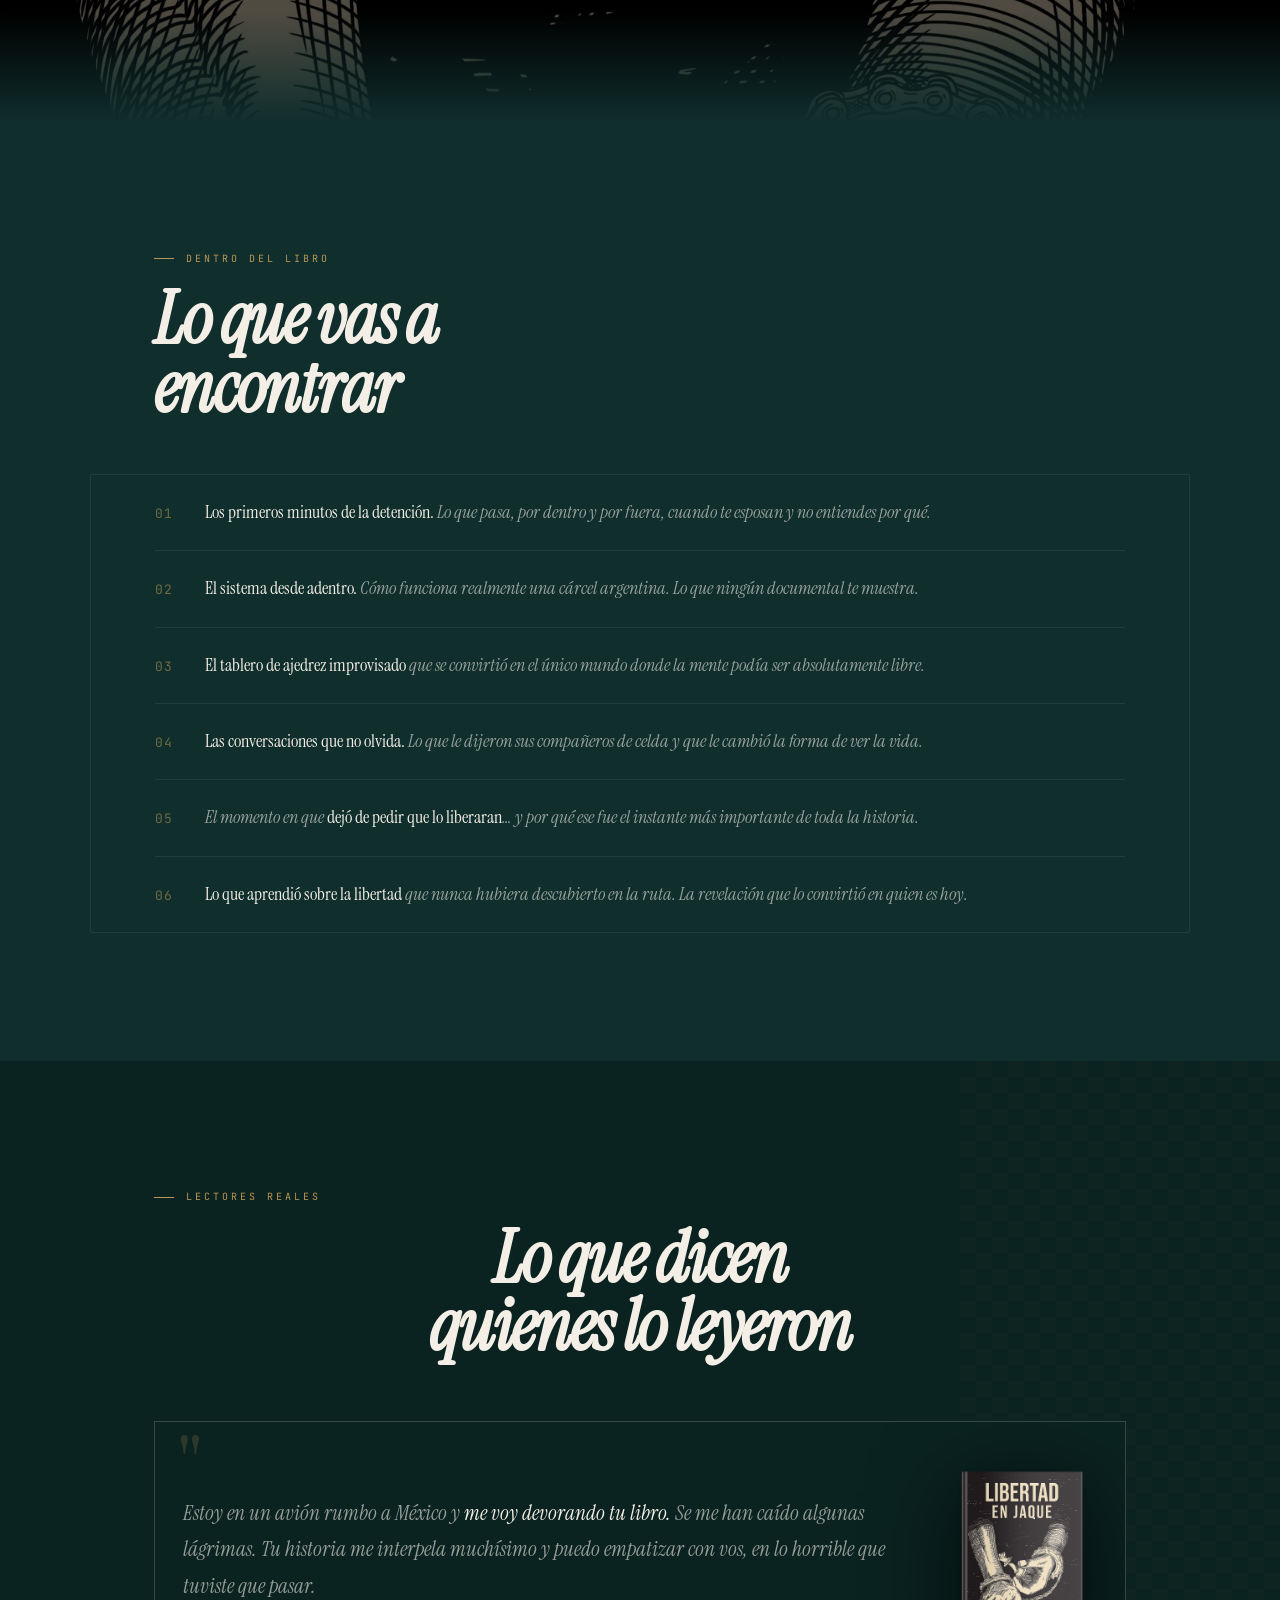
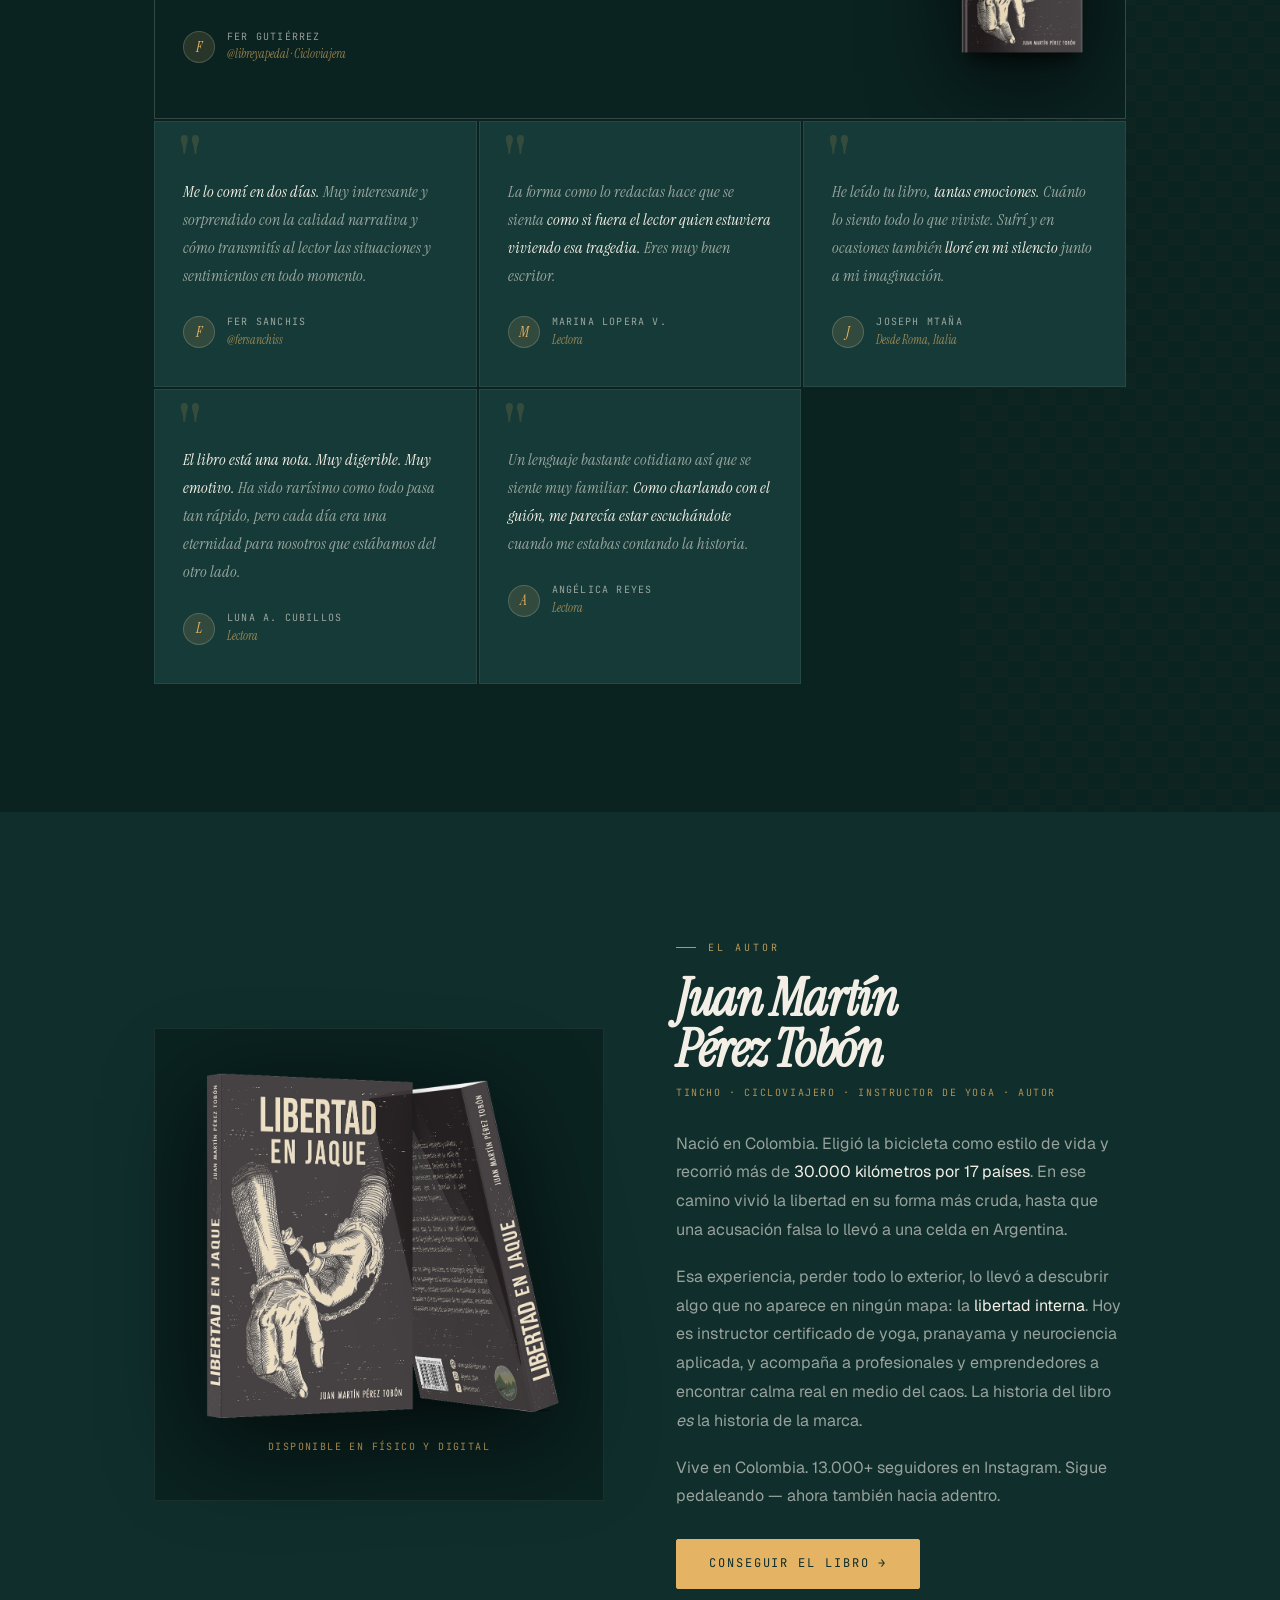
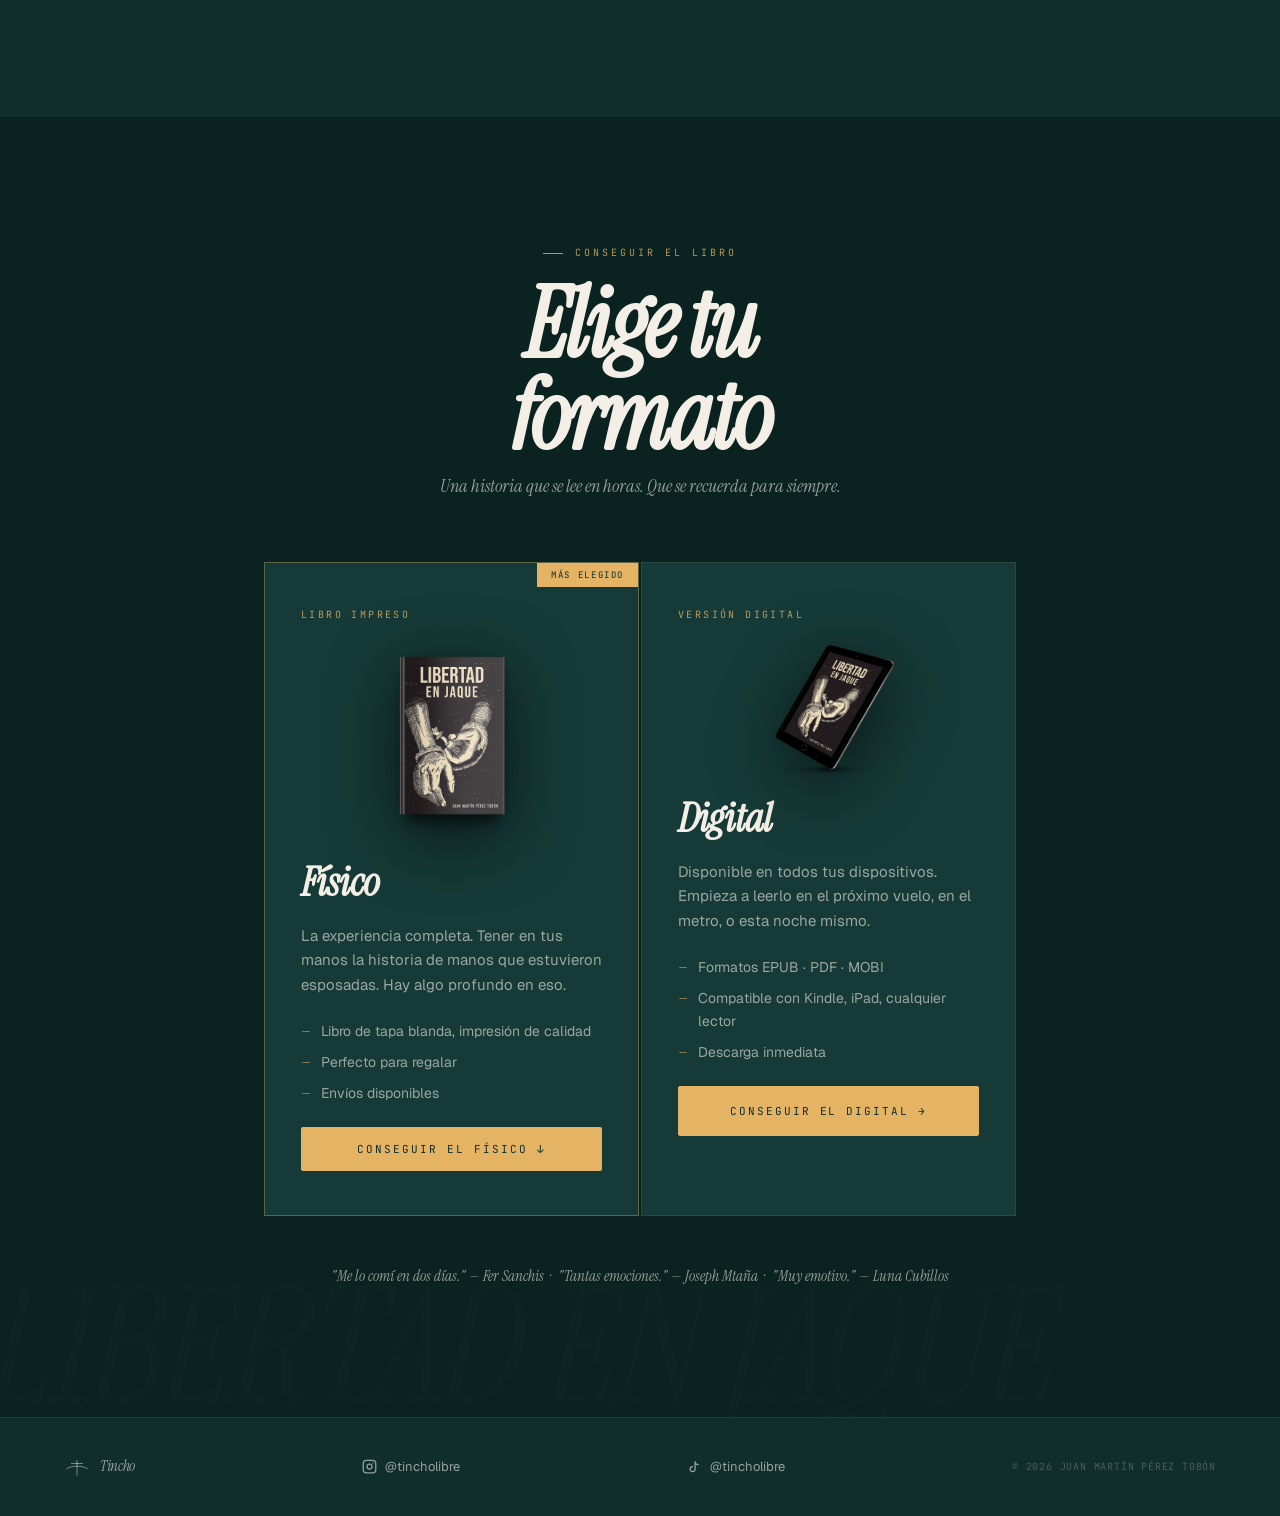
<file: libertad-en-jaque.html>
<!DOCTYPE html>
<html lang="es">
<head>
  <meta charset="UTF-8">
  <meta name="viewport" content="width=device-width, initial-scale=1.0">
  <title>Libertad en Jaque — Juan Martín Pérez Tobón</title>
  <meta name="description" content="La crónica del cicloviajero colombiano que pedaleó 30.000 km por 17 países... y terminó preso en Argentina. Una historia real sobre la libertad que nadie puede quitarte.">

  <!-- Open Graph -->
  <meta property="og:title" content="Libertad en Jaque — Juan Martín Pérez Tobón">
  <meta property="og:description" content="El cicloviajero que pedaleó 30.000 km por 17 países… y terminó preso. Una historia real sobre la libertad que nadie puede quitarte.">
  <meta property="og:type" content="book">
  <meta property="og:url" content="https://tincholibre.com/libertad-en-jaque">
  <meta property="og:image" content="https://tincholibre.com/Libertad%20en%20Jaque/Epub/Libertadenjaque.jpg">

  <!-- Twitter Card -->
  <meta name="twitter:card" content="summary_large_image">
  <meta name="twitter:title" content="Libertad en Jaque — Juan Martín Pérez Tobón">
  <meta name="twitter:description" content="El cicloviajero que pedaleó 30.000 km por 17 países… y terminó preso. Una historia real sobre la libertad que nadie puede quitarte.">
  <meta name="twitter:image" content="https://tincholibre.com/Libertad%20en%20Jaque/Epub/Libertadenjaque.jpg">

  <!-- Canonical + Favicon -->
  <link rel="canonical" href="https://tincholibre.com/libertad-en-jaque">
  <link rel="icon" href="Brandkit%20ASSETS/assets/logo/tincho-mark-light.svg" type="image/svg+xml">
  <link rel="icon" href="Brandkit%20ASSETS/assets/logo/tincho-mark-light-512.png" type="image/png">
  <link rel="apple-touch-icon" href="Brandkit%20ASSETS/assets/logo/tincho-mark-light-512.png">

  <link rel="preconnect" href="https://fonts.googleapis.com">
  <link rel="preconnect" href="https://fonts.gstatic.com" crossorigin>
  <link rel="stylesheet" href="brandkit.css">

  <style>
    /* ─── MODO OSCURO ──────────────────────────────── */
    :root {
      --bg:         #0F2E2C;   /* lago-prof */
      --bg-2:       #0a2220;   /* más profundo */
      --bg-3:       #163a37;   /* card hover */
      --text:       #F4EFE6;   /* papel */
      --text-dim:   rgba(244,239,230,0.60);
      --text-ghost: rgba(244,239,230,0.10);
      --gold:       #E4B363;   /* amanecer */
      --gold-dim:   rgba(228,179,99,0.14);
      --border:     rgba(244,239,230,0.08);
      --border-md:  rgba(244,239,230,0.18);
    }

    /* ─── RESET ────────────────────────────────────── */
    *, *::before, *::after { margin: 0; padding: 0; box-sizing: border-box; }
    html { scroll-behavior: smooth; }

    body {
      background: var(--bg);
      color: var(--text);
      font-family: var(--font-body);
      font-size: 17px;
      line-height: 1.65;
      overflow-x: hidden;
      -webkit-font-smoothing: antialiased;
    }

    img { max-width: 100%; height: auto; display: block; }
    a   { color: inherit; text-decoration: none; }

    ::-webkit-scrollbar { width: 4px; }
    ::-webkit-scrollbar-track { background: var(--bg-2); }
    ::-webkit-scrollbar-thumb { background: var(--gold); border-radius: 2px; }

    /* ─── LAYOUT ────────────────────────────────────── */
    .wrap { max-width: 1100px; margin: 0 auto; padding: 0 clamp(24px, 5vw, 72px); }

    /* ─── REVEAL ────────────────────────────────────── */
    .r   { opacity: 0; transform: translateY(24px); transition: opacity .7s ease, transform .7s ease; }
    .r.on { opacity: 1; transform: none; }
    .r1  { transition-delay: .12s; }
    .r2  { transition-delay: .24s; }
    .r3  { transition-delay: .38s; }

    /* ─── NAV ───────────────────────────────────────── */
    .nav {
      position: fixed; top: 0; left: 0; right: 0; z-index: 200;
      display: flex; align-items: center; justify-content: space-between;
      padding: 18px clamp(24px, 5vw, 72px);
      background: linear-gradient(to bottom, rgba(10,34,32,.97) 55%, transparent);
      transition: background .3s;
    }

    .nav-brand {
      display: flex;
      align-items: center;
      gap: 10px;
      color: var(--text);
      text-decoration: none;
    }

    .nav-brand-mark {
      width: 32px;
      height: 32px;
      flex-shrink: 0;
      color: var(--text);
      opacity: 0.85;
    }

    .nav-brand-name {
      font-family: var(--font-display);
      font-style: italic;
      font-size: 1.1rem;
      font-weight: 400;
      color: var(--text-dim);
      letter-spacing: -0.02em;
      line-height: 1;
    }

    .nav-btn {
      font-family: var(--font-mono);
      font-size: 11px;
      letter-spacing: .18em;
      text-transform: uppercase;
      color: var(--gold);
      border: 1px solid rgba(228,179,99,0.45);
      padding: 9px 22px;
      cursor: pointer;
      transition: background .2s, color .2s;
      border-radius: 2px;
    }

    .nav-btn:hover { background: var(--gold); color: var(--bg); }

    /* ─── HERO ──────────────────────────────────────── */
    .hero {
      min-height: 100svh;
      display: grid;
      grid-template-columns: 1fr 1fr;
      align-items: center;
      gap: 48px;
      padding: 120px clamp(24px, 5vw, 72px) 60px;
      max-width: 1200px;
      margin: 0 auto;
    }

    .hero-eyebrow {
      display: flex;
      align-items: center;
      gap: 12px;
      font-family: var(--font-mono);
      font-size: 11px;
      letter-spacing: .28em;
      text-transform: uppercase;
      color: var(--gold);
      margin-bottom: 22px;
      animation: fadeUp .8s ease .1s both;
    }

    .hero-eyebrow::before {
      content: '';
      display: block;
      width: 24px;
      height: 1px;
      background: var(--gold);
    }

    .hero-h1 {
      font-family: var(--font-display);
      font-style: italic;
      font-size: clamp(60px, 9vw, 116px);
      line-height: .92;
      letter-spacing: -0.03em;
      color: var(--text);
      margin-bottom: 28px;
      animation: fadeUp .8s ease .25s both;
    }

    .hero-h1 em {
      color: var(--gold);
      font-style: normal;
    }

    .hero-sub {
      font-family: var(--font-body);
      font-size: clamp(16px, 1.8vw, 20px);
      font-weight: 300;
      color: var(--text-dim);
      max-width: 420px;
      line-height: 1.65;
      margin-bottom: 44px;
      animation: fadeUp .8s ease .4s both;
    }

    .hero-btns {
      display: flex;
      gap: 12px;
      flex-wrap: wrap;
      animation: fadeUp .8s ease .55s both;
    }

    /* Botón gold */
    .btn-gold {
      display: inline-flex;
      align-items: center;
      gap: 8px;
      font-family: var(--font-mono);
      font-size: 12px;
      letter-spacing: .16em;
      text-transform: uppercase;
      background: var(--gold);
      color: var(--bg);
      padding: 14px 32px;
      cursor: pointer;
      border-radius: 2px;
      transition: opacity .2s, transform .2s;
      border: 1px solid var(--gold);
    }

    .btn-gold:hover { opacity: .88; transform: translateY(-2px); }

    /* Botón ghost */
    .btn-ghost {
      display: inline-flex;
      align-items: center;
      gap: 8px;
      font-family: var(--font-mono);
      font-size: 12px;
      letter-spacing: .16em;
      text-transform: uppercase;
      color: var(--text-dim);
      border: 1px solid var(--border-md);
      padding: 14px 32px;
      cursor: pointer;
      border-radius: 2px;
      transition: border-color .2s, color .2s;
    }

    .btn-ghost:hover { border-color: var(--text-dim); color: var(--text); }

    /* Book image */
    .hero-book-wrap {
      display: flex;
      justify-content: center;
      align-items: center;
      position: relative;
      animation: fadeIn 1.2s ease .3s both;
    }

    .hero-book-wrap::before {
      content: '';
      position: absolute;
      width: 280px;
      height: 280px;
      border-radius: 50%;
      background: radial-gradient(circle, rgba(228,179,99,.12) 0%, transparent 70%);
      pointer-events: none;
    }

    .hero-book {
      width: min(340px, 100%);
      position: relative;
      z-index: 1;
      filter: drop-shadow(0 40px 80px rgba(0,0,0,.75));
      animation: float 7s ease-in-out infinite;
      cursor: pointer;
    }

    @keyframes float {
      0%, 100% { transform: translateY(0); }
      50%       { transform: translateY(-14px); }
    }

    /* ─── STATS BAR ─────────────────────────────────── */
    .stats-bar {
      border-top: 1px solid var(--border);
      padding: 44px clamp(24px, 5vw, 72px);
      max-width: 1200px;
      margin: 0 auto;
      display: flex;
      gap: 56px;
      flex-wrap: wrap;
      animation: fadeUp .8s ease .7s both;
    }

    .stat-n {
      font-family: var(--font-display);
      font-size: clamp(36px, 5vw, 54px);
      color: var(--gold);
      line-height: 1;
      letter-spacing: -0.02em;
    }

    .stat-l {
      font-family: var(--font-mono);
      font-size: 10px;
      letter-spacing: .16em;
      text-transform: uppercase;
      color: var(--text-dim);
      margin-top: 6px;
    }

    /* ─── CONTRAST ──────────────────────────────────── */
    .contrast {
      background: var(--bg-2);
      padding: clamp(80px, 10vw, 130px) 0;
      position: relative;
      overflow: hidden;
    }

    .contrast::before {
      content: '♚';
      position: absolute;
      font-size: 600px;
      line-height: 1;
      color: rgba(244,239,230,.015);
      top: 50%;
      left: 50%;
      transform: translate(-50%, -50%);
      pointer-events: none;
    }

    .contrast-grid {
      display: grid;
      grid-template-columns: 1fr 56px 1fr;
      align-items: center;
      gap: 24px;
      max-width: 1000px;
      margin: 0 auto;
      padding: 0 clamp(24px, 5vw, 72px);
    }

    .contrast-side { text-align: center; }

    .contrast-big {
      font-family: var(--font-display);
      font-size: clamp(52px, 8vw, 100px);
      line-height: 1;
      color: var(--text);
      letter-spacing: -0.03em;
    }

    .contrast-unit {
      font-family: var(--font-mono);
      font-size: 11px;
      letter-spacing: .22em;
      text-transform: uppercase;
      color: var(--gold);
      margin: 8px 0 14px;
    }

    .contrast-desc {
      font-size: 16px;
      color: var(--text-dim);
      line-height: 1.6;
    }

    .contrast-big--dim  { color: var(--text-dim); }
    .contrast-unit--faded { opacity: .45; }

    .contrast-chess {
      font-size: 24px;
      color: var(--gold);
      opacity: 0.6;
    }

    .contrast-mid {
      display: flex;
      flex-direction: column;
      align-items: center;
      gap: 10px;
    }

    .contrast-mid-line {
      width: 1px;
      height: 64px;
      background: linear-gradient(to bottom, transparent, rgba(228,179,99,.5), transparent);
    }

    .contrast-pull {
      margin: 0 auto;
      padding: 64px clamp(24px, 5vw, 72px) 0;
      max-width: 760px;
      text-align: center;
    }

    .contrast-pull blockquote {
      font-family: var(--font-display);
      font-size: clamp(22px, 3.2vw, 34px);
      font-style: italic;
      color: var(--text);
      line-height: 1.45;
    }

    .contrast-pull cite {
      display: block;
      margin-top: 20px;
      font-family: var(--font-mono);
      font-style: normal;
      font-size: 10px;
      letter-spacing: .22em;
      text-transform: uppercase;
      color: var(--gold);
      opacity: .75;
    }

    /* ─── SECTION SHARED ─────────────────────────────── */
    .sec { padding: clamp(80px, 10vw, 130px) 0; }

    .sec-label {
      display: flex;
      align-items: center;
      gap: 12px;
      font-family: var(--font-mono);
      font-size: 10px;
      letter-spacing: .30em;
      text-transform: uppercase;
      color: var(--gold);
      margin-bottom: 18px;
      opacity: .8;
    }

    .sec-label::before {
      content: '';
      display: block;
      width: 20px;
      height: 1px;
      background: var(--gold);
    }

    .sec-title {
      font-family: var(--font-display);
      font-style: italic;
      font-size: clamp(40px, 6vw, 72px);
      line-height: .95;
      letter-spacing: -0.03em;
      color: var(--text);
    }

    /* ─── THREE ACTS ─────────────────────────────────── */
    .acts { background: var(--bg); }

    .acts-hd { text-align: center; margin-bottom: 64px; }

    .acts-grid {
      display: grid;
      grid-template-columns: repeat(3, 1fr);
      gap: 2px;
      max-width: 1100px;
      margin: 0 auto;
      padding: 0 clamp(24px, 5vw, 72px);
    }

    .act {
      background: var(--bg-2);
      padding: 44px 36px;
      position: relative;
      overflow: hidden;
      transition: background .25s;
      border: 1px solid var(--border);
    }

    .act:hover { background: var(--bg-3); }

    .act::before {
      content: '';
      position: absolute;
      top: 0; left: 0; right: 0;
      height: 1px;
    }

    .act:nth-child(1)::before { background: var(--gold); }
    .act:nth-child(2)::before { background: rgba(228,179,99,.3); }
    .act:nth-child(3)::before { background: var(--gold); }

    .act-icon {
      color: var(--gold);
      margin-bottom: 20px;
      opacity: .75;
    }
    .act-icon svg { width: 28px; height: 28px; display: block; }

    .act-roman {
      font-family: var(--font-mono);
      font-size: 10px;
      letter-spacing: .28em;
      text-transform: uppercase;
      color: var(--gold);
      margin-bottom: 18px;
      opacity: .8;
    }

    .act-title {
      font-family: var(--font-display);
      font-style: italic;
      font-size: 26px;
      letter-spacing: -0.015em;
      color: var(--text);
      margin-bottom: 16px;
      line-height: 1.15;
    }

    .act-body {
      font-size: 15px;
      color: var(--text-dim);
      line-height: 1.75;
    }

    .act-chess {
      position: absolute;
      bottom: 12px;
      right: 18px;
      font-size: 64px;
      opacity: .04;
      pointer-events: none;
      line-height: 1;
    }

    /* ─── ILLUSTRATION BREAK ─────────────────────────── */
    .illus-break {
      position: relative;
      height: clamp(360px, 54vw, 560px);
      overflow: hidden;
      display: flex;
      align-items: center;
      justify-content: center;
    }

    .illus-break img {
      width: 100%;
      height: 100%;
      object-fit: cover;
      object-position: center 20%;
      filter: brightness(.35) contrast(1.1) saturate(.7);
    }

    .illus-break-fade {
      position: absolute;
      inset: 0;
      background: linear-gradient(to bottom,
        var(--bg) 0%,
        transparent 18%,
        transparent 80%,
        var(--bg) 100%);
    }

    .illus-break-text {
      position: absolute;
      z-index: 2;
      text-align: center;
      padding: 0 clamp(24px, 5vw, 72px);
    }

    .illus-break-q {
      font-family: var(--font-display);
      font-style: italic;
      font-size: clamp(24px, 4vw, 48px);
      color: var(--text);
      line-height: 1.35;
      max-width: 780px;
    }

    /* ─── TEASE ─────────────────────────────────────── */
    .tease { background: var(--bg); }

    .tease-hd { margin-bottom: 52px; }

    .tease-list {
      border: 1px solid var(--border);
      border-radius: 2px;
      max-width: 1100px;
      margin: 0 auto;
      padding: 0 clamp(24px, 5vw, 72px);
    }

    .tease-item {
      display: flex;
      align-items: baseline;
      gap: 22px;
      padding: 24px 0;
      border-bottom: 1px solid var(--border);
      transition: padding-left .2s;
      cursor: default;
    }

    .tease-item:last-child { border-bottom: none; }
    .tease-item:hover { padding-left: 6px; }

    .tease-n {
      font-family: var(--font-mono);
      font-size: 13px;
      color: var(--gold);
      opacity: .45;
      min-width: 28px;
      flex-shrink: 0;
      letter-spacing: .06em;
    }

    .tease-t {
      font-family: var(--font-display);
      font-style: italic;
      font-size: clamp(15px, 1.8vw, 18px);
      color: var(--text-dim);
      line-height: 1.5;
    }

    .tease-t strong {
      color: var(--text);
      font-style: normal;
      font-weight: 400;
    }

    .tease-arr {
      margin-left: auto;
      color: var(--gold);
      opacity: 0;
      transition: opacity .2s, transform .2s;
      flex-shrink: 0;
      font-size: 16px;
    }

    .tease-item:hover .tease-arr { opacity: 1; transform: translateX(4px); }

    /* ─── TESTIMONIALS ──────────────────────────────── */
    .testimonials {
      background: var(--bg-2);
      position: relative;
      overflow: hidden;
    }

    .testimonials::before {
      content: '';
      position: absolute;
      top: 0; right: 0;
      width: 320px;
      height: 100%;
      background: repeating-conic-gradient(
        rgba(228,179,99,.018) 0% 25%, transparent 0% 50%
      ) 0 0 / 32px 32px;
      pointer-events: none;
    }

    .testimonials-hd { text-align: center; margin-bottom: 60px; }

    .t-grid {
      display: grid;
      grid-template-columns: repeat(3, 1fr);
      gap: 2px;
      max-width: 1100px;
      margin: 0 auto;
      padding: 0 clamp(24px, 5vw, 72px);
    }

    .t-card {
      background: var(--bg-3);
      border: 1px solid var(--border);
      padding: 36px 28px;
      position: relative;
      overflow: hidden;
      transition: border-color .25s;
    }

    .t-card:hover { border-color: var(--border-md); }

    .t-qmark {
      font-family: var(--font-display);
      font-size: 80px;
      line-height: .7;
      color: var(--gold);
      opacity: .15;
      position: absolute;
      top: 16px;
      left: 20px;
      pointer-events: none;
    }

    .t-text {
      font-family: var(--font-display);
      font-size: 16px;
      font-style: italic;
      color: var(--text-dim);
      line-height: 1.75;
      margin-bottom: 24px;
      position: relative;
      z-index: 1;
      padding-top: 20px;
    }

    .t-text em { color: var(--text); }

    .t-author {
      display: flex;
      align-items: center;
      gap: 12px;
    }

    .t-avatar {
      width: 32px;
      height: 32px;
      border-radius: 50%;
      background: var(--gold-dim);
      border: 1px solid var(--border-md);
      display: flex;
      align-items: center;
      justify-content: center;
      font-family: var(--font-display);
      font-style: italic;
      font-size: 15px;
      color: var(--gold);
      flex-shrink: 0;
    }

    .t-name {
      font-family: var(--font-mono);
      font-size: 10px;
      letter-spacing: .12em;
      text-transform: uppercase;
      color: var(--text-dim);
    }

    .t-detail {
      font-family: var(--font-display);
      font-style: italic;
      font-size: 12px;
      color: var(--gold);
      opacity: .65;
    }

    /* Featured */
    .t-card--feat {
      grid-column: 1 / -1;
      display: grid;
      grid-template-columns: 1fr auto;
      gap: 48px;
      align-items: center;
      background: var(--bg-2);
      border-color: var(--border-md);
    }

    .t-card--feat .t-text {
      font-size: clamp(17px, 2.1vw, 21px);
    }

    .t-feat-img {
      width: 150px;
      filter: drop-shadow(0 20px 44px rgba(0,0,0,.65));
    }

    /* ─── AUTHOR ────────────────────────────────────── */
    .author { background: var(--bg); }

    .author-grid {
      display: grid;
      grid-template-columns: 1fr 1fr;
      gap: 72px;
      align-items: center;
      max-width: 1100px;
      margin: 0 auto;
      padding: 0 clamp(24px, 5vw, 72px);
    }

    .author-img-wrap {
      background: var(--bg-2);
      border: 1px solid var(--border);
      padding: 44px;
      display: flex;
      flex-direction: column;
      align-items: center;
      gap: 18px;
    }

    .author-book-img {
      width: 100%;
      max-width: 360px;
      filter: drop-shadow(0 24px 48px rgba(0,0,0,.65));
      transition: transform .3s;
    }

    .author-book-img:hover { transform: scale(1.02) rotate(-.5deg); }

    .author-caption {
      font-family: var(--font-mono);
      font-size: 10px;
      letter-spacing: .14em;
      text-transform: uppercase;
      color: var(--gold);
      text-align: center;
      opacity: .7;
    }

    .author-name {
      font-family: var(--font-display);
      font-style: italic;
      font-size: clamp(34px, 4.5vw, 52px);
      letter-spacing: -0.025em;
      line-height: .97;
      margin-bottom: 10px;
      color: var(--text);
    }

    .author-role {
      font-family: var(--font-mono);
      font-size: 10px;
      letter-spacing: .16em;
      text-transform: uppercase;
      color: var(--gold);
      margin-bottom: 28px;
      opacity: .75;
    }

    .author-p {
      font-size: 16px;
      color: var(--text-dim);
      line-height: 1.8;
      margin-bottom: 18px;
    }

    .author-p strong { color: var(--text); font-weight: 400; }

    .btn-group { margin-top: 28px; display: flex; gap: 12px; flex-wrap: wrap; }

    /* ─── BUY ───────────────────────────────────────── */
    .buy {
      background: var(--bg-2);
      position: relative;
      overflow: hidden;
    }

    .buy::before {
      content: 'LIBERTAD EN JAQUE';
      position: absolute;
      font-family: var(--font-display);
      font-style: italic;
      font-size: 160px;
      letter-spacing: -0.02em;
      white-space: nowrap;
      color: rgba(244,239,230,.012);
      bottom: -10px;
      left: -10px;
      pointer-events: none;
      line-height: 1;
    }

    .buy-hd { text-align: center; margin-bottom: 60px; }

    .buy-hd p {
      font-family: var(--font-display);
      font-style: italic;
      font-size: 18px;
      color: var(--text-dim);
      margin-top: 10px;
    }

    .buy-grid {
      display: grid;
      grid-template-columns: 1fr 1fr;
      gap: 2px;
      max-width: 880px;
      margin: 0 auto;
      padding: 0 clamp(24px, 5vw, 72px);
    }

    .buy-card {
      background: var(--bg-3);
      padding: 44px 36px;
      display: flex;
      flex-direction: column;
      gap: 22px;
      position: relative;
      overflow: hidden;
      border: 1px solid var(--border);
      transition: border-color .25s;
    }

    .buy-card:hover { border-color: var(--border-md); }

    .buy-card--star { border-color: rgba(228,179,99,.35); }
    .buy-card--star:hover { border-color: var(--gold); }

    .buy-badge {
      position: absolute;
      top: 0; right: 0;
      background: var(--gold);
      color: var(--bg);
      font-family: var(--font-mono);
      font-size: 9px;
      letter-spacing: .18em;
      text-transform: uppercase;
      padding: 5px 14px;
    }

    .buy-fmt {
      font-family: var(--font-mono);
      font-size: 10px;
      letter-spacing: .24em;
      text-transform: uppercase;
      color: var(--gold);
      opacity: .8;
    }

    .buy-img {
      width: 130px;
      margin: 0 auto;
      filter: drop-shadow(0 16px 32px rgba(0,0,0,.6));
    }

    .buy-title {
      font-family: var(--font-display);
      font-style: italic;
      font-size: 40px;
      letter-spacing: -0.02em;
      color: var(--text);
      line-height: 1;
    }

    .buy-desc {
      font-size: 15px;
      color: var(--text-dim);
      line-height: 1.65;
    }

    .buy-ul {
      list-style: none;
      display: flex;
      flex-direction: column;
      gap: 8px;
    }

    .buy-ul li {
      display: flex;
      align-items: baseline;
      gap: 10px;
      font-size: 14px;
      color: var(--text-dim);
    }

    .buy-ul li::before {
      content: '—';
      color: var(--gold);
      font-family: var(--font-display);
      font-style: italic;
    }

    .buy-btn {
      display: block;
      text-align: center;
      font-family: var(--font-mono);
      font-size: 11px;
      letter-spacing: .18em;
      text-transform: uppercase;
      padding: 15px;
      cursor: pointer;
      transition: all .2s;
      border-radius: 2px;
    }

    .buy-btn--gold {
      background: var(--gold);
      color: var(--bg);
      border: 1px solid var(--gold);
    }

    .buy-btn--gold:hover { opacity: .88; }

    .buy-btn--out {
      background: transparent;
      color: var(--text-dim);
      border: 1px solid var(--border-md);
    }

    .buy-btn--out:hover { color: var(--text); border-color: var(--text-dim); }

    .buy-social {
      text-align: center;
      margin-top: 48px;
      font-family: var(--font-display);
      font-style: italic;
      font-size: 15px;
      color: var(--text-dim);
      padding: 0 clamp(24px, 5vw, 72px);
    }

    /* ─── FOOTER ────────────────────────────────────── */
    .footer {
      padding: 36px clamp(24px, 5vw, 72px);
      border-top: 1px solid var(--border);
      display: flex;
      align-items: center;
      justify-content: space-between;
      flex-wrap: wrap;
      gap: 12px;
    }

    .footer-brand {
      display: flex;
      align-items: center;
      gap: 10px;
    }

    .footer-brand-mark { width: 26px; height: 26px; color: rgba(244,239,230,0.55); }

    .footer-brand-name {
      font-family: var(--font-display);
      font-style: italic;
      font-size: 0.95rem;
      color: var(--text-dim);
      letter-spacing: -0.02em;
    }

    .footer-ig {
      display: inline-flex;
      align-items: center;
      gap: 8px;
      color: var(--text-dim);
      font-size: 13px;
      transition: color .2s;
      cursor: pointer;
    }

    .footer-ig:hover { color: var(--text); }

    .footer-copy {
      font-family: var(--font-mono);
      font-size: 10px;
      letter-spacing: .08em;
      text-transform: uppercase;
      color: rgba(244,239,230,.25);
    }

    /* ─── ANIMATIONS ─────────────────────────────────── */
    @keyframes fadeUp {
      from { opacity: 0; transform: translateY(22px); }
      to   { opacity: 1; transform: none; }
    }

    @keyframes fadeIn {
      from { opacity: 0; }
      to   { opacity: 1; }
    }

    /* ─── RESPONSIVE ────────────────────────────────── */
    @media (max-width: 860px) {
      .hero {
        grid-template-columns: 1fr;
        text-align: center;
        padding-top: 100px;
      }
      .hero-eyebrow { justify-content: center; }
      .hero-sub { margin: 0 auto 40px; }
      .hero-btns { justify-content: center; }
      .hero-book-wrap { order: -1; }
      .hero-book { width: min(240px, 70%); }
      .stats-bar { gap: 32px; }
      .contrast-grid {
        grid-template-columns: 1fr;
        text-align: center;
        gap: 24px;
      }
      .contrast-mid { flex-direction: row; justify-content: center; }
      .contrast-mid-line {
        width: 56px; height: 1px;
        background: linear-gradient(to right, transparent, rgba(228,179,99,.5), transparent);
      }
      .acts-grid    { grid-template-columns: 1fr; }
      .t-grid       { grid-template-columns: 1fr; }
      .t-card--feat { grid-template-columns: 1fr; gap: 16px; }
      .t-feat-img   { display: none; }
      .author-grid  { grid-template-columns: 1fr; gap: 40px; }
      .buy-grid     { grid-template-columns: 1fr; }
    }

    @media (prefers-reduced-motion: reduce) {
      .hero-book, .hero-eyebrow, .hero-h1, .hero-sub,
      .hero-btns, .hero-book-wrap, .stats-bar {
        animation: none; opacity: 1; transform: none;
      }
    }

    .fisico-opciones.abierto { display: flex !important; }
  </style>
</head>
<body>

<!-- NAV -->
<nav class="nav">
  <a href="index.html" class="nav-brand" aria-label="TinchoLibre — Inicio">
    <svg class="nav-brand-mark" viewBox="0 0 120 120" fill="none" stroke="currentColor" stroke-width="4" stroke-linecap="round" stroke-linejoin="round" aria-hidden="true">
      <path d="M12 68 C 32 52, 88 52, 108 68"/>
      <line x1="60" y1="30" x2="60" y2="98"/>
      <line x1="34" y1="44" x2="86" y2="44"/>
      <circle cx="60" cy="44" r="3.2" fill="#E4B363" stroke="none"/>
    </svg>
    <span class="nav-brand-name">TinchoLibre</span>
  </a>
  <a href="#conseguir" class="nav-btn">Conseguir el libro</a>
</nav>


<!-- ═══════════════════════════════════════════════════════ HERO -->
<section>
  <div class="hero">
    <div>
      <div class="hero-eyebrow">Historia real · Colombia · Argentina</div>
      <h1 class="hero-h1">
        Libertad<br>
        <em>en Jaque</em>
      </h1>
      <p class="hero-sub">
        La crónica del hombre que pedaleó 30.000 kilómetros para ser libre…
        y terminó descubriendo la verdadera libertad dentro de una celda.
      </p>
      <div class="hero-btns">
        <a href="#conseguir" class="btn-gold">Quiero el libro →</a>
        <a href="#historia" class="btn-ghost">Leer la historia</a>
      </div>
    </div>
    <div class="hero-book-wrap">
      <img
        src="Libertad%20en%20Jaque/Mockups/smartmockups_kp4lu5ol-min.png"
        alt="Libertad en Jaque — libro de Juan Martín Pérez Tobón"
        class="hero-book"
        loading="eager"
      >
    </div>
  </div>

  <div class="stats-bar">
    <div class="r">
      <div class="stat-n">30.000</div>
      <div class="stat-l">Kilómetros en bicicleta</div>
    </div>
    <div class="r r1">
      <div class="stat-n">17</div>
      <div class="stat-l">Países recorridos</div>
    </div>
    <div class="r r2">
      <div class="stat-n">1</div>
      <div class="stat-l">Acusación falsa</div>
    </div>
    <div class="r r3">
      <div class="stat-n">∞</div>
      <div class="stat-l">Lo que encontró adentro</div>
    </div>
  </div>
</section>


<!-- ═══════════════════════════════════════════════════ CONTRAST -->
<section class="contrast" id="historia">
  <div class="contrast-grid">
    <div class="contrast-side r">
      <div class="contrast-big">30.000</div>
      <div class="contrast-unit">kilómetros</div>
      <p class="contrast-desc">
        17 países. El viento en la cara.<br>
        El mundo entero como hogar.<br>
        La libertad en su forma más pura.
      </p>
    </div>

    <div class="contrast-mid r r1">
      <div class="contrast-mid-line"></div>
      <span class="contrast-chess">♚</span>
      <div class="contrast-mid-line"></div>
    </div>

    <div class="contrast-side r r2">
      <div class="contrast-big contrast-big--dim">1</div>
      <div class="contrast-unit contrast-unit--faded">celda</div>
      <p class="contrast-desc">
        Acusaciones falsas. Rejas.<br>
        Un país extranjero.<br>
        Donde descubrió la libertad real.
      </p>
    </div>
  </div>

  <div class="contrast-pull r">
    <blockquote>
      "Y fue en el lugar más oscuro<br>donde entendió que la libertad
      nunca estuvo afuera."
    </blockquote>
    <cite>— Juan Martín Pérez Tobón · Libertad en Jaque</cite>
  </div>
</section>


<!-- ════════════════════════════════════════════════ THREE ACTS -->
<section class="acts sec">
  <div class="wrap">
    <div class="acts-hd r">
      <div class="sec-label">La historia</div>
      <h2 class="sec-title">Tres actos.<br>Una revelación.</h2>
    </div>
  </div>

  <div class="acts-grid">
    <div class="act r">
      <div class="act-icon" aria-hidden="true"><svg viewBox="0 0 32 32" fill="none" stroke="currentColor" stroke-width="1.5" stroke-linecap="round" stroke-linejoin="round"><path d="M2 20 C 9 14, 23 14, 30 20"/><circle cx="16" cy="11" r="3"/></svg></div>
      <div class="act-roman">Acto I</div>
      <div class="act-title">La aventura como forma de vida</div>
      <p class="act-body">
        A los 20 años, Juan Martín eligió una bicicleta sobre cualquier comodidad.
        Cruzó fronteras, durmió bajo estrellas, pedaleó dos continentes.
        Después de 30.000 kilómetros y 17 países, creía conocer la libertad
        mejor que nadie. O eso pensaba.
      </p>
      <div class="act-chess">♖</div>
    </div>

    <div class="act r r1">
      <div class="act-icon" aria-hidden="true"><svg viewBox="0 0 32 32" fill="none" stroke="currentColor" stroke-width="1.5" stroke-linecap="round" stroke-linejoin="round"><circle cx="16" cy="16" r="12"/><path d="M10 16 L22 16"/></svg></div>
      <div class="act-roman">Acto II</div>
      <div class="act-title">La noche que cambió todo</div>
      <p class="act-body">
        Una acusación falsa. Una celda en Argentina.
        Las mismas manos que habían empuñado el manillar por dos continentes,
        esposadas. El hombre más libre del mundo, preso en un país extranjero.
        Junto a él: Jorge "Noala", su amigo cicloviajero mexicano.
      </p>
      <div class="act-chess">♚</div>
    </div>

    <div class="act r r2">
      <div class="act-icon" aria-hidden="true"><svg viewBox="0 0 32 32" fill="none" stroke="currentColor" stroke-width="1.5" stroke-linecap="round" stroke-linejoin="round"><path d="M8 24 L8 8"/><path d="M8 8 C 14 8, 20 14, 24 8"/></svg></div>
      <div class="act-roman">Acto III</div>
      <div class="act-title">Lo que ninguna reja puede quitar</div>
      <p class="act-body">
        En la celda encontraron un tablero de ajedrez improvisado.
        Y descubrieron que la mente podía moverse libre aunque el cuerpo no lo estuviera.
        Cada partida, cada respiro con intención, cada momento de silencio elegido
        se convirtió en una práctica. La misma que Tincho enseña hoy.
      </p>
      <div class="act-chess">♕</div>
    </div>
  </div>
</section>


<!-- ═══════════════════════════════════════ ILLUSTRATION BREAK -->
<div class="illus-break">
  <img
    src="Libertad%20en%20Jaque/Mockups/LeJ%20sinfondo-min.png"
    alt="Manos encadenadas sosteniendo el rey de ajedrez — ilustración de portada"
    loading="lazy"
  >
  <div class="illus-break-fade"></div>
  <div class="illus-break-text">
    <p class="illus-break-q r">
      "Libertad en Jaque no es el final de la partida.<br>
      Es el momento en que realmente empieza."
    </p>
  </div>
</div>


<!-- ══════════════════════════════════════════ CONTENT TEASE -->
<section class="tease sec">
  <div class="wrap">
    <div class="tease-hd r">
      <div class="sec-label">Dentro del libro</div>
      <h2 class="sec-title">Lo que vas a<br>encontrar</h2>
    </div>
  </div>

  <div class="tease-list r wrap">
    <div class="tease-item">
      <span class="tease-n">01</span>
      <span class="tease-t">
        <strong>Los primeros minutos de la detención.</strong>
        Lo que pasa, por dentro y por fuera, cuando te esposan
        y no entiendes por qué.
      </span>
      <span class="tease-arr">→</span>
    </div>
    <div class="tease-item">
      <span class="tease-n">02</span>
      <span class="tease-t">
        <strong>El sistema desde adentro.</strong>
        Cómo funciona realmente una cárcel argentina.
        Lo que ningún documental te muestra.
      </span>
      <span class="tease-arr">→</span>
    </div>
    <div class="tease-item">
      <span class="tease-n">03</span>
      <span class="tease-t">
        <strong>El tablero de ajedrez improvisado</strong>
        que se convirtió en el único mundo donde la mente podía
        ser absolutamente libre.
      </span>
      <span class="tease-arr">→</span>
    </div>
    <div class="tease-item">
      <span class="tease-n">04</span>
      <span class="tease-t">
        <strong>Las conversaciones que no olvida.</strong>
        Lo que le dijeron sus compañeros de celda
        y que le cambió la forma de ver la vida.
      </span>
      <span class="tease-arr">→</span>
    </div>
    <div class="tease-item">
      <span class="tease-n">05</span>
      <span class="tease-t">
        El momento en que <strong>dejó de pedir que lo liberaran</strong>…
        y por qué ese fue el instante más importante de toda la historia.
      </span>
      <span class="tease-arr">→</span>
    </div>
    <div class="tease-item">
      <span class="tease-n">06</span>
      <span class="tease-t">
        <strong>Lo que aprendió sobre la libertad</strong>
        que nunca hubiera descubierto en la ruta.
        La revelación que lo convirtió en quien es hoy.
      </span>
      <span class="tease-arr">→</span>
    </div>
  </div>
</section>


<!-- ══════════════════════════════════════════ TESTIMONIALS -->
<section class="testimonials sec">
  <div class="wrap">
    <div class="testimonials-hd r">
      <div class="sec-label">Lectores reales</div>
      <h2 class="sec-title">Lo que dicen<br>quienes lo leyeron</h2>
    </div>
  </div>

  <div class="t-grid">

    <!-- Featured -->
    <div class="t-card t-card--feat r">
      <div>
        <div class="t-qmark">"</div>
        <p class="t-text">
          Estoy en un avión rumbo a México y
          <em>me voy devorando tu libro.</em>
          Se me han caído algunas lágrimas.
          Tu historia me interpela muchísimo y puedo empatizar con vos,
          en lo horrible que tuviste que pasar.
        </p>
        <div class="t-author">
          <div class="t-avatar">F</div>
          <div>
            <div class="t-name">Fer Gutiérrez</div>
            <div class="t-detail">@libreyapedal · Cicloviajera</div>
          </div>
        </div>
      </div>
      <img
        src="Libertad%20en%20Jaque/Mockups/smartmockups_kp4lu5ol-min.png"
        alt="Libro físico Libertad en Jaque"
        class="t-feat-img"
        loading="lazy"
      >
    </div>

    <div class="t-card r">
      <div class="t-qmark">"</div>
      <p class="t-text">
        <em>Me lo comí en dos días.</em>
        Muy interesante y sorprendido con la calidad narrativa
        y cómo transmitís al lector las situaciones
        y sentimientos en todo momento.
      </p>
      <div class="t-author">
        <div class="t-avatar">F</div>
        <div>
          <div class="t-name">Fer Sanchis</div>
          <div class="t-detail">@fersanchiss</div>
        </div>
      </div>
    </div>

    <div class="t-card r r1">
      <div class="t-qmark">"</div>
      <p class="t-text">
        La forma como lo redactas hace que se sienta
        <em>como si fuera el lector quien estuviera viviendo esa tragedia.</em>
        Eres muy buen escritor.
      </p>
      <div class="t-author">
        <div class="t-avatar">M</div>
        <div>
          <div class="t-name">Marina Lopera V.</div>
          <div class="t-detail">Lectora</div>
        </div>
      </div>
    </div>

    <div class="t-card r r2">
      <div class="t-qmark">"</div>
      <p class="t-text">
        He leído tu libro, <em>tantas emociones.</em>
        Cuánto lo siento todo lo que viviste.
        Sufrí y en ocasiones también
        <em>lloré en mi silencio</em> junto a mi imaginación.
      </p>
      <div class="t-author">
        <div class="t-avatar">J</div>
        <div>
          <div class="t-name">Joseph Mtaña</div>
          <div class="t-detail">Desde Roma, Italia</div>
        </div>
      </div>
    </div>

    <div class="t-card r">
      <div class="t-qmark">"</div>
      <p class="t-text">
        <em>El libro está una nota. Muy digerible. Muy emotivo.</em>
        Ha sido rarísimo como todo pasa tan rápido,
        pero cada día era una eternidad para nosotros
        que estábamos del otro lado.
      </p>
      <div class="t-author">
        <div class="t-avatar">L</div>
        <div>
          <div class="t-name">Luna A. Cubillos</div>
          <div class="t-detail">Lectora</div>
        </div>
      </div>
    </div>

    <div class="t-card r r1">
      <div class="t-qmark">"</div>
      <p class="t-text">
        Un lenguaje bastante cotidiano así que se siente muy familiar.
        <em>Como charlando con el guión,
        me parecía estar escuchándote</em>
        cuando me estabas contando la historia.
      </p>
      <div class="t-author">
        <div class="t-avatar">A</div>
        <div>
          <div class="t-name">Angélica Reyes</div>
          <div class="t-detail">Lectora</div>
        </div>
      </div>
    </div>

  </div>
</section>


<!-- ════════════════════════════════════════════════ AUTHOR -->
<section class="author sec" id="autor">
  <div class="author-grid">
    <div class="author-img-wrap r">
      <img
        src="Libertad%20en%20Jaque/Mockups/Librofisico.png"
        alt="Libertad en Jaque — edición física completa"
        class="author-book-img"
        loading="lazy"
      >
      <div class="author-caption">Disponible en físico y digital</div>
    </div>

    <div class="r r1">
      <div class="sec-label">El autor</div>
      <h2 class="author-name">Juan Martín<br>Pérez Tobón</h2>
      <p class="author-role">Tincho · Cicloviajero · Instructor de yoga · Autor</p>

      <p class="author-p">
        Nació en Colombia. Eligió la bicicleta como estilo de vida y recorrió
        más de <strong>30.000 kilómetros por 17 países</strong>.
        En ese camino vivió la libertad en su forma más cruda,
        hasta que una acusación falsa lo llevó a una celda en Argentina.
      </p>
      <p class="author-p">
        Esa experiencia, perder todo lo exterior, lo llevó a descubrir algo
        que no aparece en ningún mapa: la <strong>libertad interna</strong>.
        Hoy es instructor certificado de yoga, pranayama y neurociencia aplicada,
        y acompaña a profesionales y emprendedores a encontrar calma real
        en medio del caos. La historia del libro <em>es</em> la historia de la marca.
      </p>
      <p class="author-p">
        Vive en Colombia. 13.000+ seguidores en Instagram.
        Sigue pedaleando — ahora también hacia adentro.
      </p>

      <div class="btn-group">
        <a href="#conseguir" class="btn-gold">Conseguir el libro →</a>
      </div>
    </div>
  </div>
</section>


<!-- ══════════════════════════════════════════════════ BUY -->
<section class="buy sec" id="conseguir">
  <div class="wrap">
    <div class="buy-hd r">
      <div class="sec-label" style="justify-content:center;">Conseguir el libro</div>
      <h2 class="sec-title" style="font-size:clamp(48px,7.5vw,96px);">Elige tu<br>formato</h2>
      <p>Una historia que se lee en horas. Que se recuerda para siempre.</p>
    </div>
  </div>

  <div class="buy-grid">
    <div class="buy-card buy-card--star r">
      <div class="buy-badge">Más elegido</div>
      <div class="buy-fmt">Libro Impreso</div>

      <img
        src="Libertad%20en%20Jaque/Mockups/smartmockups_kp4lu5ol-min.png"
        alt="Libro físico Libertad en Jaque"
        class="buy-img"
        loading="lazy"
      >

      <h3 class="buy-title">Físico</h3>
      <p class="buy-desc">
        La experiencia completa. Tener en tus manos la historia
        de manos que estuvieron esposadas. Hay algo profundo en eso.
      </p>

      <ul class="buy-ul">
        <li>Libro de tapa blanda, impresión de calidad</li>
        <li>Perfecto para regalar</li>
        <li>Envíos disponibles</li>
      </ul>

      <div>
        <button onclick="this.parentElement.querySelector('.fisico-opciones').classList.toggle('abierto')" class="buy-btn buy-btn--gold" style="width:100%;border:none;">Conseguir el físico ↓</button>
        <div class="fisico-opciones" style="display:none;flex-direction:column;gap:2px;margin-top:2px;">
          <a href="https://wa.me/573229808842?text=Hola%20Tincho%2C%20quiero%20comprar%20Libertad%20en%20Jaque%20%F0%9F%93%96" target="_blank" class="buy-btn buy-btn--out">Estoy en Colombia</a>
          <a href="https://www.amazon.com/Libertad-Jaque-Spanish-Mart%C3%ADn-P%C3%A9rez/dp/958492673X/ref=tmm_pap_swatch_0" target="_blank" class="buy-btn buy-btn--out">Estoy fuera de Colombia</a>
        </div>
      </div>
    </div>

    <div class="buy-card r r1">
      <div class="buy-fmt">Versión Digital</div>

      <img
        src="Libertad%20en%20Jaque/Mockups/smartmockups_kpohydew-min.png"
        alt="Libro digital Libertad en Jaque en tablet"
        class="buy-img"
        loading="lazy"
      >

      <h3 class="buy-title">Digital</h3>
      <p class="buy-desc">
        Disponible en todos tus dispositivos. Empieza a leerlo
        en el próximo vuelo, en el metro, o esta noche mismo.
      </p>

      <ul class="buy-ul">
        <li>Formatos EPUB · PDF · MOBI</li>
        <li>Compatible con Kindle, iPad, cualquier lector</li>
        <li>Descarga inmediata</li>
      </ul>

      <a href="https://pay.hotmart.com/E105438289G" class="buy-btn buy-btn--gold">Conseguir el digital →</a>
    </div>
  </div>

  <p class="buy-social r">
    "Me lo comí en dos días." — Fer Sanchis &nbsp;·&nbsp;
    "Tantas emociones." — Joseph Mtaña &nbsp;·&nbsp;
    "Muy emotivo." — Luna Cubillos
  </p>
</section>


<!-- ══════════════════════════════════════════════ FOOTER -->
<footer class="footer">
  <a href="index.html" class="footer-brand" aria-label="Tincho — Inicio">
    <svg class="footer-brand-mark" viewBox="0 0 120 120" fill="none" stroke="currentColor" stroke-width="4" stroke-linecap="round" stroke-linejoin="round" aria-hidden="true">
      <path d="M12 68 C 32 52, 88 52, 108 68"/>
      <line x1="60" y1="30" x2="60" y2="98"/>
      <line x1="34" y1="44" x2="86" y2="44"/>
      <circle cx="60" cy="44" r="3.2" fill="#E4B363" stroke="none"/>
    </svg>
    <span class="footer-brand-name">Tincho</span>
  </a>
  <a href="https://instagram.com/tincholibre" class="footer-ig" target="_blank" rel="noopener noreferrer" aria-label="Instagram de Tincho — @tincholibre">
    <svg width="15" height="15" viewBox="0 0 24 24" fill="none" stroke="currentColor" stroke-width="2" stroke-linecap="round" stroke-linejoin="round" aria-hidden="true">
      <rect x="2" y="2" width="20" height="20" rx="5" ry="5"/>
      <circle cx="12" cy="12" r="4"/>
      <circle cx="17.5" cy="6.5" r="1" fill="currentColor" stroke="none"/>
    </svg>
    @tincholibre
  </a>
  <a
      href="https://www.tiktok.com/@tincholibre"
      class="footer-ig"
      target="_blank"
      rel="noopener noreferrer"
      aria-label="TikTok de Tincho — @tincholibre"
  >
      <svg width="15" height="15" viewBox="0 0 24 24" fill="none" stroke="currentColor" stroke-width="2" stroke-linecap="round" stroke-linejoin="round" aria-hidden="true">
          <path d="M9 12a4 4 0 1 0 4 4V4a5 5 0 0 0 5 5"/>
      </svg>
      @tincholibre
  </a>
  <div class="footer-copy">© 2026 Juan Martín Pérez Tobón</div>
</footer>


<script>
  // Scroll-reveal
  const io = new IntersectionObserver(
    entries => entries.forEach(e => {
      if (e.isIntersecting) { e.target.classList.add('on'); io.unobserve(e.target); }
    }),
    { threshold: 0.1 }
  );
  document.querySelectorAll('.r').forEach(el => io.observe(el));

  // Dropdown físico
  document.addEventListener('click', function(e) {
    if (!e.target.closest('.fisico-opciones') && !e.target.closest('button[onclick]')) {
      document.querySelectorAll('.fisico-opciones').forEach(el => {
        el.classList.remove('abierto');
        el.style.display = 'none';
      });
    }
  });
  document.querySelectorAll('.fisico-opciones.abierto').forEach(el => el.style.display = 'flex');
</script>
</body>
</html>
</file>
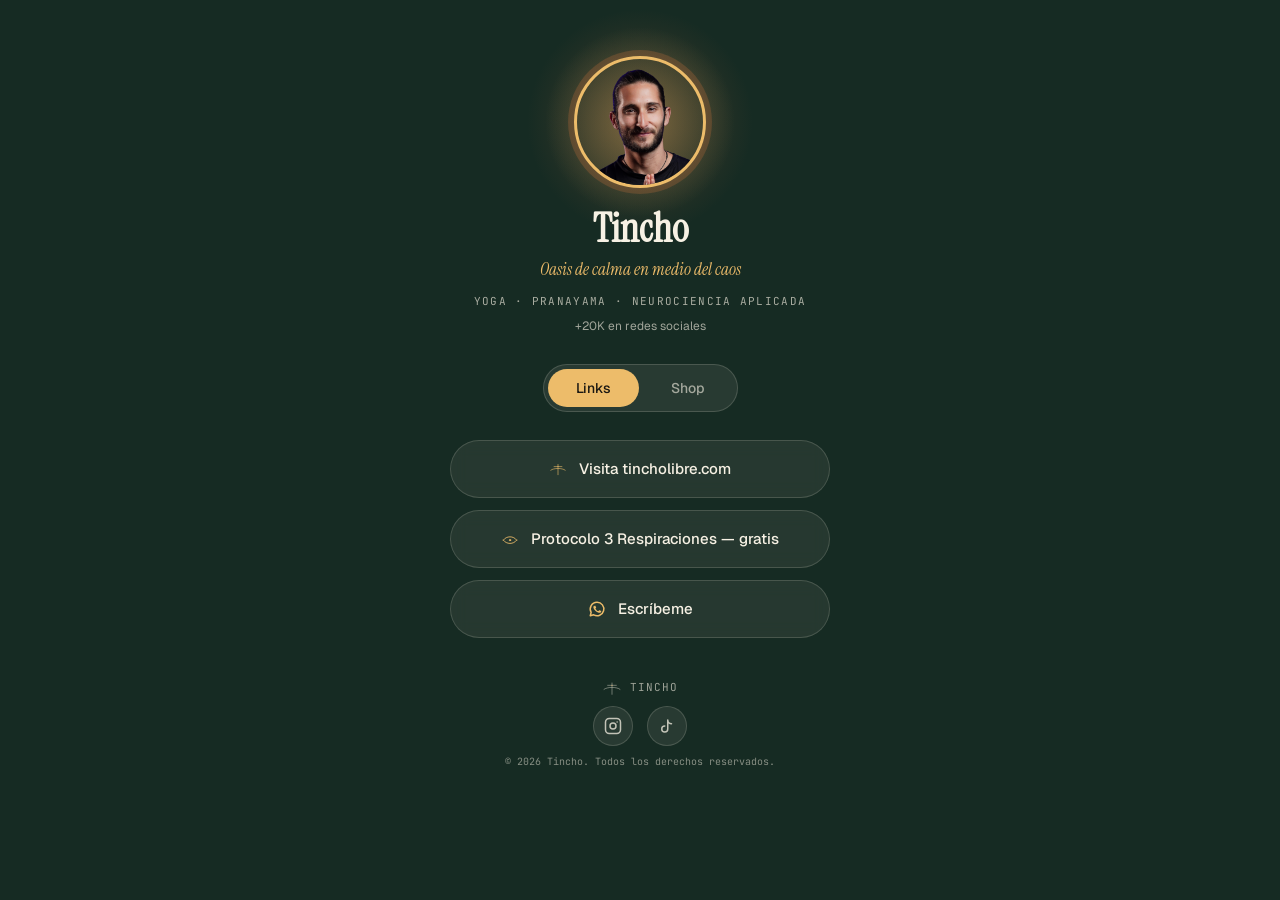
<file: web/enlaces.html>
<!DOCTYPE html>
<html lang="es">
<head>
    <meta charset="UTF-8">
    <meta name="viewport" content="width=device-width, initial-scale=1.0">
    <title>Tincho — Todos mis enlaces</title>
    <meta name="description" content="Todos los enlaces de Tincho en un solo lugar: protocolo gratuito, guía de meditación, el libro Libertad en Jaque, mentorías 1:1 y redes sociales.">

    <!-- Open Graph -->
    <meta property="og:title" content="Tincho — Todos mis enlaces">
    <meta property="og:description" content="Protocolo gratuito, guía de meditación, el libro Libertad en Jaque, mentorías 1:1 y redes sociales — todo en un solo lugar.">
    <meta property="og:type" content="website">
    <meta property="og:url" content="https://tincholibre.com/enlaces.html">
    <meta property="og:image" content="https://tincholibre.com/Documentos%20Pagina%20web/Fotos%20Principales/IMG_1395.JPG">

    <!-- Twitter Card -->
    <meta name="twitter:card" content="summary_large_image">
    <meta name="twitter:title" content="Tincho — Todos mis enlaces">
    <meta name="twitter:description" content="Protocolo gratuito, guía de meditación, el libro Libertad en Jaque, mentorías 1:1 y redes sociales — todo en un solo lugar.">
    <meta name="twitter:image" content="https://tincholibre.com/Documentos%20Pagina%20web/Fotos%20Principales/IMG_1395.JPG">

    <!-- Canonical + Favicon -->
    <link rel="canonical" href="https://tincholibre.com/enlaces.html">
    <link rel="icon" href="Brandkit%20ASSETS/assets/logo/tincho-mark-dark.svg" type="image/svg+xml">
    <link rel="icon" href="Brandkit%20ASSETS/assets/logo/tincho-mark-dark-512.png" type="image/png">
    <link rel="apple-touch-icon" href="Brandkit%20ASSETS/assets/logo/tincho-mark-dark-512.png">

    <link rel="preconnect" href="https://fonts.googleapis.com">
    <link rel="preconnect" href="https://fonts.gstatic.com" crossorigin>
    <link rel="stylesheet" href="brandkit.css">

    <style>
        body.enlaces-body {
            background: var(--lago-prof);
            min-height: 100vh;
        }

        img { display: block; max-width: 100%; }
        a { text-decoration: none; }

        .enlaces-page {
            max-width: 420px;
            margin: 0 auto;
            padding: 56px 20px 40px;
            display: flex;
            flex-direction: column;
            align-items: center;
        }

        /* ── Perfil ─────────────────────────────── */
        .profile-header {
            text-align: center;
            margin-bottom: 28px;
        }

        .avatar-wrap {
            position: relative;
            width: 132px;
            height: 132px;
            margin: 0 auto 20px;
        }

        @keyframes avatar-breathe {
            0%, 100% { transform: scale(0.94); opacity: 0.55; }
            50%      { transform: scale(1.08); opacity: 1; }
        }

        @keyframes avatar-breathe-outer {
            0%, 100% { transform: scale(1.05); opacity: 0.7; }
            50%      { transform: scale(0.92); opacity: 0.25; }
        }

        .avatar-wrap::before {
            content: '';
            position: absolute;
            inset: -30px;
            background: radial-gradient(circle, rgba(237, 188, 106, 0.35) 0%, rgba(237, 188, 106, 0) 70%);
            z-index: 0;
            animation: avatar-breathe 5.5s ease-in-out infinite;
        }

        .avatar-wrap::after {
            content: '';
            position: absolute;
            inset: -48px;
            background: radial-gradient(circle, rgba(201, 111, 61, 0.28) 0%, rgba(201, 111, 61, 0) 70%);
            z-index: -1;
            animation: avatar-breathe-outer 7s ease-in-out infinite;
        }

        .avatar {
            position: relative;
            z-index: 1;
            width: 132px;
            height: 132px;
            border-radius: 50%;
            object-fit: cover;
            object-position: center top;
            border: 3px solid var(--amanecer);
            box-shadow: 0 0 0 6px rgba(201, 111, 61, 0.25);
        }

        .profile-name {
            font-family: var(--font-display);
            font-size: clamp(30px, 8vw, 40px);
            line-height: 1;
            color: var(--papel);
            margin-bottom: 8px;
        }

        .profile-tagline {
            font-family: var(--font-display);
            font-style: italic;
            font-size: 17px;
            color: var(--amanecer);
            margin-bottom: 10px;
        }

        .profile-bio {
            font-family: var(--font-mono);
            font-size: 11px;
            letter-spacing: 0.12em;
            text-transform: uppercase;
            color: rgba(247, 241, 228, 0.65);
            margin-bottom: 6px;
        }

        .profile-social-proof {
            font-family: var(--font-body);
            font-size: 12px;
            color: rgba(247, 241, 228, 0.62);
        }

        /* ── Tabs ───────────────────────────────── */
        .tabs {
            display: inline-flex;
            gap: 4px;
            background: rgba(247, 241, 228, 0.08);
            border: 1px solid rgba(247, 241, 228, 0.16);
            border-radius: var(--radius-pill);
            padding: 4px;
            margin-bottom: 28px;
        }

        .tab-btn {
            font-family: var(--font-body);
            font-size: 14px;
            font-weight: 500;
            color: rgba(247, 241, 228, 0.6);
            background: transparent;
            border: none;
            border-radius: var(--radius-pill);
            padding: 10px 28px;
            cursor: pointer;
            transition: background 200ms ease, color 200ms ease;
        }

        .tab-btn.active {
            background: var(--amanecer);
            color: var(--tinta);
        }

        main { width: 100%; }

        /* ── Panels ─────────────────────────────── */
        .panel {
            width: 100%;
            display: flex;
            flex-direction: column;
            gap: 12px;
        }

        .panel.hidden { display: none; }

        /* ── Link pills ─────────────────────────── */
        .link-pill {
            display: flex;
            align-items: center;
            justify-content: center;
            gap: 12px;
            width: 100%;
            padding: 16px 20px;
            background: rgba(247, 241, 228, 0.07);
            border: 1px solid rgba(247, 241, 228, 0.16);
            border-radius: var(--radius-pill);
            backdrop-filter: blur(8px);
            -webkit-backdrop-filter: blur(8px);
            color: var(--papel);
            font-family: var(--font-body);
            font-size: 15px;
            font-weight: 500;
            text-align: center;
            transition: transform 150ms ease, background 150ms ease, border-color 150ms ease;
        }

        .link-pill:hover,
        .link-pill:focus-visible {
            transform: translateY(-2px);
            background: rgba(247, 241, 228, 0.12);
            border-color: rgba(237, 188, 106, 0.5);
        }

        .pill-icon {
            display: inline-flex;
            width: 18px;
            height: 18px;
            flex-shrink: 0;
            color: var(--amanecer);
        }

        .pill-icon svg { width: 100%; height: 100%; }

        /* ── Shop cards ─────────────────────────── */
        .shop-card {
            display: flex;
            align-items: flex-start;
            gap: 14px;
            width: 100%;
            padding: 16px;
            background: rgba(247, 241, 228, 0.06);
            border: 1px solid rgba(247, 241, 228, 0.14);
            border-radius: 10px;
            color: var(--papel);
            transition: transform 150ms ease, background 150ms ease, border-color 150ms ease;
        }

        .shop-card:hover,
        .shop-card:focus-visible {
            transform: translateY(-2px);
            background: rgba(247, 241, 228, 0.1);
            border-color: rgba(237, 188, 106, 0.45);
        }

        .shop-card-icon {
            width: 40px;
            height: 40px;
            flex-shrink: 0;
            border-radius: 50%;
            background: rgba(237, 188, 106, 0.14);
            color: var(--amanecer);
            display: flex;
            align-items: center;
            justify-content: center;
        }

        .shop-card-icon svg { width: 20px; height: 20px; }

        .shop-card-body { flex: 1; min-width: 0; }

        .shop-card-body h3 {
            font-family: var(--font-display);
            font-size: 17px;
            font-weight: 400;
            line-height: 1.2;
            margin-bottom: 4px;
            color: var(--papel);
        }

        .shop-card-body p {
            font-family: var(--font-body);
            font-size: 12.5px;
            line-height: 1.4;
            color: rgba(247, 241, 228, 0.6);
            margin-bottom: 8px;
        }

        .shop-card-price {
            display: inline-block;
            font-family: var(--font-mono);
            font-size: 10px;
            letter-spacing: 0.06em;
            text-transform: uppercase;
            color: var(--tinta);
            background: var(--amanecer);
            padding: 6px 10px;
            border-radius: var(--radius-pill);
            white-space: nowrap;
        }

        /* ── Footer ─────────────────────────────── */
        .enlaces-footer {
            margin-top: 40px;
            display: flex;
            flex-direction: column;
            align-items: center;
            gap: 8px;
        }

        .enlaces-footer-mark {
            display: flex;
            align-items: center;
            gap: 8px;
            color: rgba(247, 241, 228, 0.6);
            font-family: var(--font-mono);
            font-size: 11px;
            letter-spacing: 0.1em;
            text-transform: uppercase;
        }

        .enlaces-footer-mark svg { width: 20px; height: 20px; }

        .enlaces-footer-social {
            display: flex;
            gap: 14px;
        }

        .footer-social-icon {
            display: flex;
            align-items: center;
            justify-content: center;
            width: 40px;
            height: 40px;
            border-radius: 50%;
            background: rgba(247, 241, 228, 0.08);
            border: 1px solid rgba(247, 241, 228, 0.16);
            color: rgba(247, 241, 228, 0.75);
            transition: color 150ms ease, background 150ms ease, border-color 150ms ease, transform 150ms ease;
        }

        .footer-social-icon svg { width: 18px; height: 18px; }

        .footer-social-icon:hover,
        .footer-social-icon:focus-visible {
            color: var(--amanecer);
            background: rgba(247, 241, 228, 0.14);
            border-color: rgba(237, 188, 106, 0.4);
            transform: translateY(-2px);
        }

        .enlaces-footer-copy {
            font-family: var(--font-mono);
            font-size: 10px;
            color: rgba(247, 241, 228, 0.5);
        }
    </style>
</head>
<body class="enlaces-body">

<div class="enlaces-page">

    <header class="profile-header">
        <div class="avatar-wrap">
            <img class="avatar" src="Documentos Pagina web/Fotos sin bg/61ccaa3b-1e15-4014-bb75-12a127cdbcd0-avatar-440.png" alt="Tincho, instructor de yoga y pranayama" width="132" height="132">
        </div>
        <h1 class="profile-name">Tincho</h1>
        <p class="profile-tagline">Oasis de calma en medio del caos</p>
        <p class="profile-bio">Yoga · Pranayama · Neurociencia aplicada</p>
        <p class="profile-social-proof">+20K en redes sociales</p>
    </header>

    <nav class="tabs" role="tablist" aria-label="Secciones">
        <button type="button" class="tab-btn active" id="tab-btn-links" role="tab" aria-selected="true" aria-controls="panel-links">Links</button>
        <button type="button" class="tab-btn" id="tab-btn-shop" role="tab" aria-selected="false" aria-controls="panel-shop">Shop</button>
    </nav>

    <main>

        <div class="panel" id="panel-links" role="tabpanel" aria-labelledby="tab-btn-links">

            <a class="link-pill" href="index.html">
                <span class="pill-icon" aria-hidden="true">
                    <svg viewBox="0 0 120 120" fill="none" stroke="currentColor" stroke-width="4" stroke-linecap="round" stroke-linejoin="round">
                        <path d="M12 68 C 32 52, 88 52, 108 68"/>
                        <line x1="60" y1="30" x2="60" y2="98"/>
                        <line x1="34" y1="44" x2="86" y2="44"/>
                        <circle cx="60" cy="44" r="3.2" fill="currentColor" stroke="none"/>
                    </svg>
                </span>
                Visita tincholibre.com
            </a>

            <a class="link-pill" href="index.html#protocolo">
                <span class="pill-icon" aria-hidden="true">
                    <svg viewBox="0 0 32 32" fill="none" stroke="currentColor" stroke-width="1.5" stroke-linecap="round" stroke-linejoin="round">
                        <path d="M4 18 C 10 10, 22 10, 28 18"/>
                        <path d="M4 18 C 10 26, 22 26, 28 18"/>
                        <circle cx="16" cy="18" r="1.2" fill="currentColor"/>
                    </svg>
                </span>
                Protocolo 3 Respiraciones — gratis
            </a>

            <a class="link-pill" href="https://wa.me/573229808842" target="_blank" rel="noopener noreferrer">
                <span class="pill-icon" aria-hidden="true">
                    <svg viewBox="0 0 24 24" fill="none" stroke="currentColor" stroke-width="2" stroke-linecap="round" stroke-linejoin="round">
                        <path d="M12 3a9 9 0 0 0-7.8 13.5L3 21l4.6-1.2A9 9 0 1 0 12 3z"/>
                        <path d="M8.5 8.3c.2-.5.4-.5.6-.5h.5c.2 0 .4 0 .5.4.2.4.6 1.5.7 1.6.1.1.1.3 0 .5-.1.2-.2.3-.3.4-.1.1-.3.3-.4.4-.1.1-.3.3-.1.6.2.3.7 1.1 1.5 1.8.9.8 1.7 1.1 2 1.2.3.1.4.1.6-.1.2-.2.6-.7.8-.9.2-.2.3-.2.5-.1.2.1 1.4.7 1.7.8.3.1.4.2.5.3.1.1.1.6-.1 1.2-.2.5-1.2 1-1.7 1.1-.5.1-1 .1-1.6-.1-.4-.1-.9-.3-1.5-.6-2.6-1.1-4.3-3.8-4.5-4-.1-.2-1-1.3-1-2.5 0-1.2.6-1.8.8-2z" fill="currentColor" stroke="none"/>
                    </svg>
                </span>
                Escríbeme
            </a>

        </div>

        <div class="panel hidden" id="panel-shop" role="tabpanel" aria-labelledby="tab-btn-shop">

            <a class="shop-card" href="la-mente-que-no-para.html">
                <span class="shop-card-icon" aria-hidden="true">
                    <svg viewBox="0 0 32 32" fill="none" stroke="currentColor" stroke-width="1.5" stroke-linecap="round" stroke-linejoin="round">
                        <circle cx="16" cy="16" r="3"/>
                        <circle cx="16" cy="16" r="8" stroke-dasharray="1.5 2"/>
                        <circle cx="16" cy="16" r="13" stroke-dasharray="1.5 3"/>
                    </svg>
                </span>
                <span class="shop-card-body">
                    <h3>Guía de Meditación para Principiantes</h3>
                    <p>PDF paso a paso para empezar a meditar sin frustrarte.</p>
                    <span class="shop-card-price">$12 USD</span>
                </span>
            </a>

            <a class="shop-card" href="libertad-en-jaque.html">
                <span class="shop-card-icon" aria-hidden="true">
                    <svg viewBox="0 0 32 32" fill="none" stroke="currentColor" stroke-width="1.5" stroke-linecap="round" stroke-linejoin="round">
                        <path d="M6 6 L16 9 L26 6 L26 26 L16 23 L6 26 Z"/>
                        <path d="M16 9 L16 23"/>
                    </svg>
                </span>
                <span class="shop-card-body">
                    <h3>Libro Libertad en Jaque</h3>
                    <p>Mi historia de encarcelamiento injusto y libertad interna.</p>
                    <span class="shop-card-price">Físico o digital</span>
                </span>
            </a>

            <a class="shop-card" href="https://wa.me/573229808842?text=Hola%20Tincho%2C%20quiero%20agendar%20una%20mentor%C3%ADa%201%3A1" target="_blank" rel="noopener noreferrer">
                <span class="shop-card-icon" aria-hidden="true">
                    <svg viewBox="0 0 32 32" fill="none" stroke="currentColor" stroke-width="1.5" stroke-linecap="round" stroke-linejoin="round">
                        <path d="M6 6 C 12 10, 12 14, 16 16 C 20 18, 20 22, 26 26"/>
                        <circle cx="6" cy="6" r="1.5"/>
                        <circle cx="26" cy="26" r="1.5"/>
                    </svg>
                </span>
                <span class="shop-card-body">
                    <h3>Mentoría 1:1 — sesión de regulación</h3>
                    <p>Acompañamiento personalizado por videollamada.</p>
                    <span class="shop-card-price">Escríbeme</span>
                </span>
            </a>

            <a class="shop-card" href="https://chat.whatsapp.com/DfEz4I9v7eB299QanCJJhA" target="_blank" rel="noopener noreferrer">
                <span class="shop-card-icon" aria-hidden="true">
                    <svg viewBox="0 0 24 24" fill="none" stroke="currentColor" stroke-width="2" stroke-linecap="round" stroke-linejoin="round">
                        <path d="M12 3a9 9 0 0 0-7.8 13.5L3 21l4.6-1.2A9 9 0 1 0 12 3z"/>
                        <path d="M8.5 8.3c.2-.5.4-.5.6-.5h.5c.2 0 .4 0 .5.4.2.4.6 1.5.7 1.6.1.1.1.3 0 .5-.1.2-.2.3-.3.4-.1.1-.3.3-.4.4-.1.1-.3.3-.1.6.2.3.7 1.1 1.5 1.8.9.8 1.7 1.1 2 1.2.3.1.4.1.6-.1.2-.2.6-.7.8-.9.2-.2.3-.2.5-.1.2.1 1.4.7 1.7.8.3.1.4.2.5.3.1.1.1.6-.1 1.2-.2.5-1.2 1-1.7 1.1-.5.1-1 .1-1.6-.1-.4-.1-.9-.3-1.5-.6-2.6-1.1-4.3-3.8-4.5-4-.1-.2-1-1.3-1-2.5 0-1.2.6-1.8.8-2z" fill="currentColor" stroke="none"/>
                    </svg>
                </span>
                <span class="shop-card-body">
                    <h3>Comunidad de WhatsApp</h3>
                    <p>Únete al grupo y practica en comunidad.</p>
                    <span class="shop-card-price">Gratis</span>
                </span>
            </a>

            <a class="shop-card" href="https://wa.me/573229808842?text=Hola%20Tincho%2C%20quiero%20cotizar%20un%20taller%2Fworkshop%20presencial" target="_blank" rel="noopener noreferrer">
                <span class="shop-card-icon" aria-hidden="true">
                    <svg viewBox="0 0 32 32" fill="none" stroke="currentColor" stroke-width="1.5" stroke-linecap="round" stroke-linejoin="round">
                        <path d="M3 24 L11 12 L17 18 L22 12 L29 24 Z"/>
                        <circle cx="11" cy="8" r="1.5"/>
                    </svg>
                </span>
                <span class="shop-card-body">
                    <h3>Talleres para empresas y eventos</h3>
                    <p>Yoga y respiración para hoteles, empresas, estudios y eventos.</p>
                    <span class="shop-card-price">Escríbeme</span>
                </span>
            </a>

        </div>

    </main>

    <footer class="enlaces-footer">
        <a href="index.html" class="enlaces-footer-mark" aria-label="Tincho — Volver al inicio">
            <svg viewBox="0 0 120 120" fill="none" stroke="currentColor" stroke-width="4" stroke-linecap="round" stroke-linejoin="round" aria-hidden="true">
                <path d="M12 68 C 32 52, 88 52, 108 68"/>
                <line x1="60" y1="30" x2="60" y2="98"/>
                <line x1="34" y1="44" x2="86" y2="44"/>
                <circle cx="60" cy="44" r="3.2" fill="#E4B363" stroke="none"/>
            </svg>
            Tincho
        </a>
        <div class="enlaces-footer-social">
            <a href="https://instagram.com/tincholibre" class="footer-social-icon" target="_blank" rel="noopener noreferrer" aria-label="Instagram de Tincho — @tincholibre">
                <svg viewBox="0 0 24 24" fill="none" stroke="currentColor" stroke-width="2" stroke-linecap="round" stroke-linejoin="round" aria-hidden="true">
                    <rect x="2" y="2" width="20" height="20" rx="5" ry="5"/>
                    <circle cx="12" cy="12" r="4"/>
                    <circle cx="17.5" cy="6.5" r="1" fill="currentColor" stroke="none"/>
                </svg>
            </a>
            <a href="https://www.tiktok.com/@tincholibre" class="footer-social-icon" target="_blank" rel="noopener noreferrer" aria-label="TikTok de Tincho — @tincholibre">
                <svg viewBox="0 0 24 24" fill="none" stroke="currentColor" stroke-width="2" stroke-linecap="round" stroke-linejoin="round" aria-hidden="true">
                    <path d="M9 12a4 4 0 1 0 4 4V4a5 5 0 0 0 5 5"/>
                </svg>
            </a>
        </div>
        <p class="enlaces-footer-copy">© 2026 Tincho. Todos los derechos reservados.</p>
    </footer>

</div>

<script>
(function () {
    var btnLinks = document.getElementById('tab-btn-links');
    var btnShop = document.getElementById('tab-btn-shop');
    var panelLinks = document.getElementById('panel-links');
    var panelShop = document.getElementById('panel-shop');

    function activate(tab) {
        var isLinks = tab === 'links';
        btnLinks.classList.toggle('active', isLinks);
        btnShop.classList.toggle('active', !isLinks);
        btnLinks.setAttribute('aria-selected', String(isLinks));
        btnShop.setAttribute('aria-selected', String(!isLinks));
        panelLinks.classList.toggle('hidden', !isLinks);
        panelShop.classList.toggle('hidden', isLinks);
    }

    btnLinks.addEventListener('click', function () { activate('links'); });
    btnShop.addEventListener('click', function () { activate('shop'); });
})();
</script>

</body>
</html>
</file>
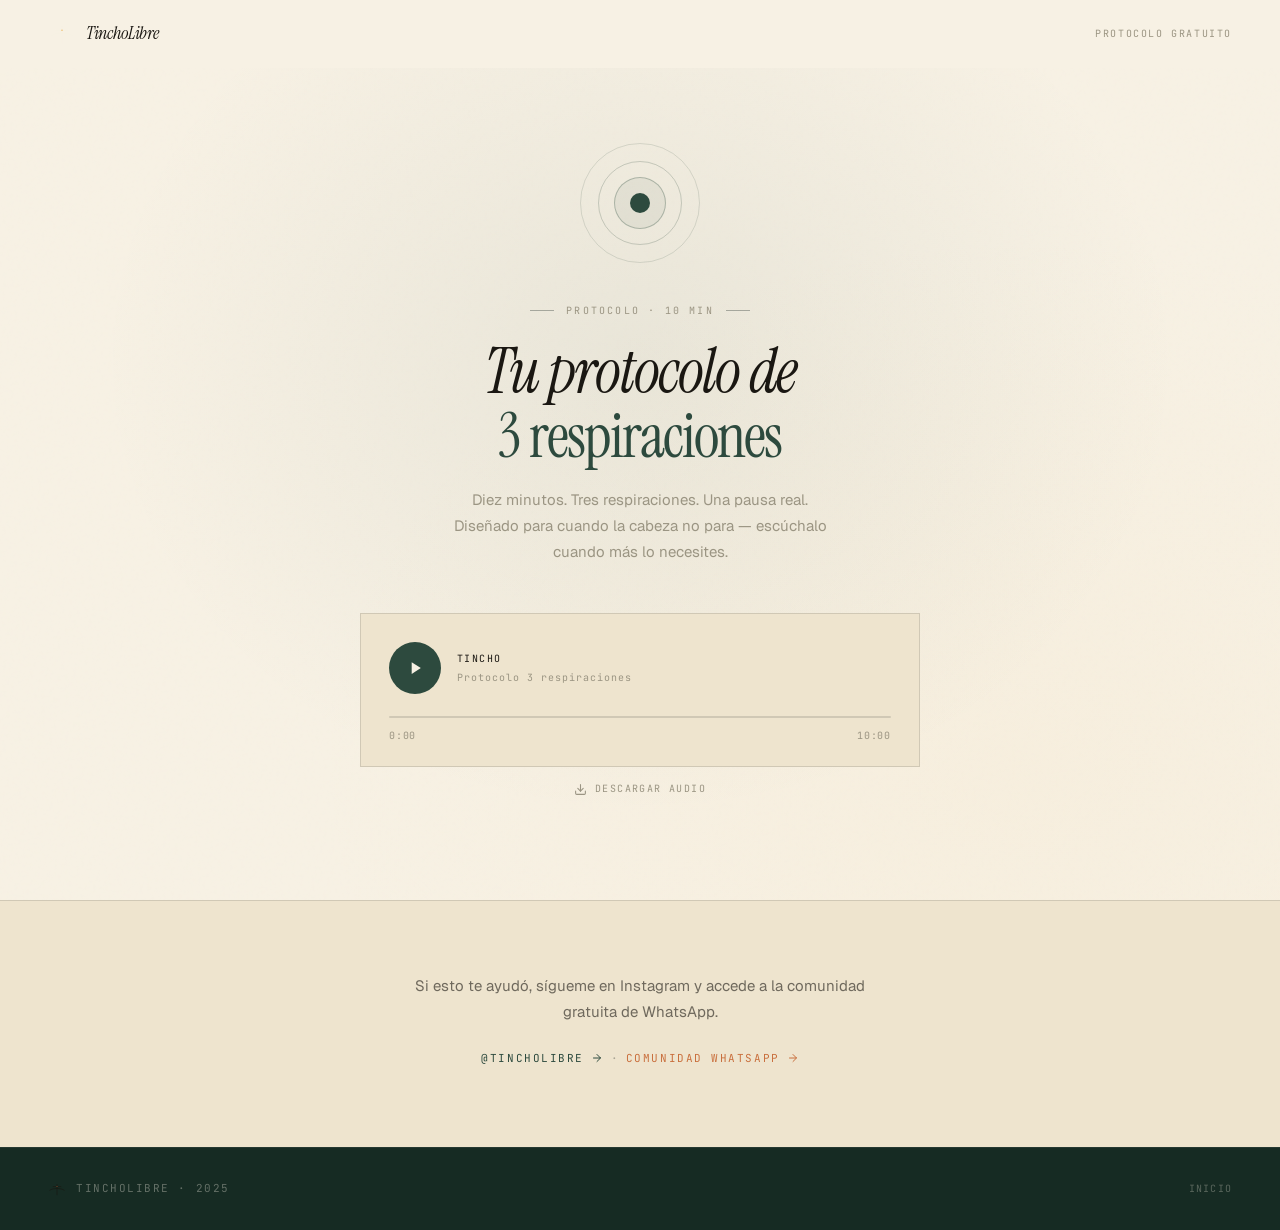
<file: web/equilibrio.html>
<!DOCTYPE html>
<html lang="es">
<head>
  <meta charset="UTF-8">
  <meta name="viewport" content="width=device-width, initial-scale=1.0">
  <title>Protocolo 3 Respiraciones — TinchoLibre</title>
  <meta name="robots" content="noindex, nofollow">

  <link rel="icon" href="Brandkit%20ASSETS/assets/logo/tincho-mark-dark.svg" type="image/svg+xml">
  <link rel="icon" href="Brandkit%20ASSETS/assets/logo/tincho-mark-dark-512.png" type="image/png">
  <link rel="apple-touch-icon" href="Brandkit%20ASSETS/assets/logo/tincho-mark-dark-512.png">

  <link rel="preconnect" href="https://fonts.googleapis.com">
  <link rel="preconnect" href="https://fonts.gstatic.com" crossorigin>
  <link rel="stylesheet" href="brandkit.css">

  <style>
    :root { scroll-padding-top: 72px; }

    ::-webkit-scrollbar { width: 4px; }
    ::-webkit-scrollbar-track { background: var(--papel-prof); }
    ::-webkit-scrollbar-thumb { background: var(--lago); border-radius: 2px; }

    img { display: block; max-width: 100%; }
    a { color: inherit; text-decoration: none; }

    /* ── NAV ── */
    .nav {
      position: fixed;
      inset: 0 0 auto 0;
      z-index: 200;
      padding: 20px 48px;
      display: flex;
      align-items: center;
      justify-content: space-between;
    }

    .nav::before {
      content: '';
      position: absolute;
      inset: 0;
      z-index: -1;
      background: var(--papel);
      transition: background 0.3s ease, box-shadow 0.3s ease;
      pointer-events: none;
    }

    .nav.scrolled::before {
      background: color-mix(in srgb, var(--papel) 94%, transparent);
      backdrop-filter: blur(12px);
      -webkit-backdrop-filter: blur(12px);
      box-shadow: 0 1px 0 var(--line);
    }

    .nav-brand {
      display: flex;
      align-items: center;
      gap: 10px;
      color: var(--tinta);
    }

    .nav-brand-name {
      font-family: var(--font-display);
      font-style: italic;
      font-size: 1.1rem;
      letter-spacing: -0.02em;
      line-height: 1;
    }

    .nav-tag {
      font-family: var(--font-mono);
      font-size: 10px;
      letter-spacing: 0.16em;
      text-transform: uppercase;
      color: var(--bruma);
    }

    /* ── HERO ── */
    .hero {
      min-height: 100svh;
      display: flex;
      flex-direction: column;
      align-items: center;
      justify-content: center;
      padding: 120px 48px 80px;
      position: relative;
      overflow: hidden;
      text-align: center;
    }

    .hero::before {
      content: '';
      position: absolute;
      inset: 0;
      background-image: url("data:image/svg+xml,%3Csvg viewBox='0 0 256 256' xmlns='http://www.w3.org/2000/svg'%3E%3Cfilter id='n'%3E%3CfeTurbulence type='fractalNoise' baseFrequency='0.9' numOctaves='4' stitchTiles='stitch'/%3E%3C/filter%3E%3Crect width='100%25' height='100%25' filter='url(%23n)' opacity='0.03'/%3E%3C/svg%3E");
      pointer-events: none;
      z-index: 0;
      opacity: 0.4;
    }

    .hero::after {
      content: '';
      position: absolute;
      inset: 0;
      background:
        radial-gradient(ellipse at 50% 40%, rgba(45,74,62,0.07) 0%, transparent 60%),
        radial-gradient(ellipse at 80% 85%, rgba(237,188,106,0.05) 0%, transparent 50%);
      pointer-events: none;
      z-index: 0;
    }

    .hero-inner {
      position: relative;
      z-index: 1;
      display: flex;
      flex-direction: column;
      align-items: center;
      max-width: 560px;
      width: 100%;
    }

    /* ── BREATHING RINGS ── */
    .breath-wrap {
      position: relative;
      width: 120px;
      height: 120px;
      display: flex;
      align-items: center;
      justify-content: center;
      margin-bottom: 40px;
    }

    .breath-ring {
      position: absolute;
      border-radius: 50%;
      border: 1px solid;
    }

    .ring-1 {
      width: 120px; height: 120px;
      border-color: rgba(45,74,62,0.14);
      animation: breathe 6s ease-in-out infinite;
    }
    .ring-2 {
      width: 84px; height: 84px;
      border-color: rgba(45,74,62,0.22);
      animation: breathe 6s ease-in-out infinite 0.4s;
    }
    .ring-3 {
      width: 52px; height: 52px;
      background: rgba(45,74,62,0.06);
      border-color: rgba(45,74,62,0.30);
      animation: breathe 6s ease-in-out infinite 0.8s;
    }
    .ring-core {
      width: 20px; height: 20px;
      background: var(--lago);
      border: none;
      border-radius: 50%;
      animation: breathe-core 6s ease-in-out infinite;
    }

    /* ── EYEBROW ── */
    .eyebrow {
      font-family: var(--font-mono);
      font-size: 10px;
      letter-spacing: 0.22em;
      text-transform: uppercase;
      color: var(--bruma);
      margin-bottom: 20px;
      display: flex;
      align-items: center;
      gap: 12px;
    }

    .eyebrow::before,
    .eyebrow::after {
      content: '';
      width: 24px;
      height: 1px;
      background: var(--line-strong);
    }

    /* ── TITLE ── */
    .hero-title {
      font-family: var(--font-display);
      font-style: italic;
      font-weight: 400;
      font-size: clamp(38px, 5.5vw, 62px);
      line-height: 1.05;
      letter-spacing: -0.03em;
      color: var(--tinta);
      margin-bottom: 18px;
    }

    .hero-title em {
      font-style: normal;
      color: var(--lago);
    }

    /* ── CONTEXT ── */
    .hero-context {
      font-size: 15px;
      line-height: 1.75;
      color: var(--bruma);
      max-width: 40ch;
      margin-bottom: 48px;
    }

    /* ── AUDIO PLAYER ── */
    .player-wrap {
      width: 100%;
      background: var(--papel-prof);
      border: 1px solid var(--line);
      padding: 28px 28px 22px;
      margin-bottom: 14px;
    }

    .player-controls {
      display: flex;
      align-items: center;
      gap: 16px;
      margin-bottom: 22px;
    }

    .play-btn {
      width: 52px;
      height: 52px;
      border-radius: 50%;
      background: var(--lago);
      border: none;
      cursor: pointer;
      display: flex;
      align-items: center;
      justify-content: center;
      flex-shrink: 0;
      transition: background 200ms, transform 150ms;
    }

    .play-btn:hover { background: #243e34; transform: scale(1.04); }
    .play-btn:active { transform: scale(0.97); }
    .play-btn svg { fill: var(--papel); }

    .player-info { flex: 1; text-align: left; }

    .player-title {
      font-family: var(--font-mono);
      font-size: 10px;
      letter-spacing: 0.14em;
      text-transform: uppercase;
      color: var(--tinta);
      margin-bottom: 3px;
    }

    .player-meta {
      font-family: var(--font-mono);
      font-size: 10px;
      letter-spacing: 0.1em;
      color: var(--bruma);
    }

    .player-progress {
      width: 100%;
      height: 2px;
      background: var(--line);
      position: relative;
      cursor: pointer;
      margin-bottom: 10px;
      border-radius: 1px;
    }

    .player-progress-fill {
      height: 100%;
      background: var(--amanecer);
      border-radius: 1px;
      width: 0%;
      pointer-events: none;
      transition: width 100ms linear;
    }

    .player-scrubber {
      position: absolute;
      top: 50%;
      transform: translateY(-50%) translateX(-50%);
      width: 10px;
      height: 10px;
      border-radius: 50%;
      background: var(--amanecer);
      left: 0%;
      opacity: 0;
      transition: opacity 150ms;
      pointer-events: none;
    }

    .player-progress:hover .player-scrubber { opacity: 1; }

    .player-times {
      display: flex;
      justify-content: space-between;
      font-family: var(--font-mono);
      font-size: 10px;
      letter-spacing: 0.08em;
      color: var(--bruma);
    }

    /* ── DOWNLOAD ── */
    .download-link {
      display: inline-flex;
      align-items: center;
      gap: 8px;
      font-family: var(--font-mono);
      font-size: 10px;
      letter-spacing: 0.14em;
      text-transform: uppercase;
      color: var(--bruma);
      text-decoration: none;
      transition: color 200ms;
      margin-bottom: 0;
    }

    .download-link:hover { color: var(--lago); }

    /* ── CTA SECTION ── */
    .cta-section {
      padding: 72px 48px 80px;
      text-align: center;
      border-top: 1px solid var(--line);
      background: var(--papel-prof);
    }

    .cta-inner {
      max-width: 460px;
      margin: 0 auto;
    }

    .cta-line {
      font-size: 15px;
      line-height: 1.75;
      color: rgba(26,23,18,0.60);
      margin-bottom: 24px;
    }

    .cta-links {
      display: flex;
      align-items: center;
      justify-content: center;
      gap: 8px;
      flex-wrap: wrap;
    }

    .cta-ig {
      display: inline-flex;
      align-items: center;
      gap: 7px;
      font-family: var(--font-mono);
      font-size: 11px;
      letter-spacing: 0.14em;
      text-transform: uppercase;
      color: var(--lago);
      text-decoration: none;
      transition: gap 200ms;
    }

    .cta-ig:hover { gap: 11px; }

    .cta-sep {
      font-family: var(--font-mono);
      font-size: 11px;
      color: var(--line-strong);
    }

    .cta-wa {
      display: inline-flex;
      align-items: center;
      gap: 7px;
      font-family: var(--font-mono);
      font-size: 11px;
      letter-spacing: 0.14em;
      text-transform: uppercase;
      color: var(--tierra);
      text-decoration: none;
      transition: gap 200ms;
    }

    .cta-wa:hover { gap: 11px; }

    /* ── FOOTER ── */
    .footer {
      background: var(--lago-prof);
      padding: 32px 48px;
      display: flex;
      justify-content: space-between;
      align-items: center;
      border-top: 1px solid rgba(247,241,228,0.07);
    }

    .footer-brand {
      display: flex;
      align-items: center;
      gap: 10px;
      font-family: var(--font-mono);
      font-size: 11px;
      letter-spacing: 0.14em;
      text-transform: uppercase;
      color: rgba(247,241,228,0.35);
    }

    .footer-link {
      font-family: var(--font-mono);
      font-size: 10px;
      letter-spacing: 0.12em;
      text-transform: uppercase;
      color: rgba(247,241,228,0.30);
      text-decoration: none;
      transition: color 200ms;
    }

    .footer-link:hover { color: var(--amanecer); }

    /* ── ANIMATIONS ── */
    @keyframes breathe {
      0%, 100% { transform: scale(1); opacity: 1; }
      50%       { transform: scale(1.16); opacity: 0.55; }
    }
    @keyframes breathe-core {
      0%, 100% { transform: scale(1); }
      50%       { transform: scale(1.28); }
    }
    @keyframes fade-up {
      from { opacity: 0; transform: translateY(20px); }
      to   { opacity: 1; transform: translateY(0); }
    }

    .hero-inner > * { animation: fade-up 600ms ease both; }
    .breath-wrap   { animation-delay:   0ms; }
    .eyebrow       { animation-delay: 100ms; }
    .hero-title    { animation-delay: 180ms; }
    .hero-context  { animation-delay: 260ms; }
    .player-wrap   { animation-delay: 340ms; }
    .download-link { animation-delay: 400ms; }

    .reveal {
      opacity: 0;
      transform: translateY(20px);
      transition: opacity 500ms ease, transform 500ms ease;
    }
    .reveal.in { opacity: 1; transform: translateY(0); }

    @media (prefers-reduced-motion: reduce) {
      .ring-1, .ring-2, .ring-3, .ring-core { animation: none; }
      .hero-inner > * { animation: none; }
      .reveal { opacity: 1; transform: none; transition: none; }
    }

    /* ── RESPONSIVE ── */
    @media (max-width: 640px) {
      .nav          { padding: 16px 24px; }
      .hero         { padding: 100px 24px 64px; }
      .cta-section  { padding: 56px 24px 64px; }
      .footer       { flex-direction: column; gap: 16px; padding: 28px 24px; text-align: center; }
      .player-wrap  { padding: 22px 20px 18px; }
      .cta-links    { flex-direction: column; gap: 16px; }
      .cta-sep      { display: none; }
    }
  </style>
</head>
<body>

<!-- NAV -->
<nav class="nav" id="nav">
  <a href="index.html" class="nav-brand">
    <img src="Brandkit%20ASSETS/assets/logo/tincho-mark-dark.svg" width="28" height="28" alt="Tincho">
    <span class="nav-brand-name">TinchoLibre</span>
  </a>
  <span class="nav-tag">Protocolo gratuito</span>
</nav>


<!-- HERO -->
<section class="hero">
  <div class="hero-inner">

    <div class="breath-wrap">
      <div class="breath-ring ring-1"></div>
      <div class="breath-ring ring-2"></div>
      <div class="breath-ring ring-3"></div>
      <div class="breath-ring ring-core"></div>
    </div>

    <div class="eyebrow">Protocolo · 10 min</div>

    <h1 class="hero-title">
      Tu protocolo de<br>
      <em>3 respiraciones</em>
    </h1>

    <p class="hero-context">
      Diez minutos. Tres respiraciones. Una pausa real.<br>
      Diseñado para cuando la cabeza no para — escúchalo cuando más lo necesites.
    </p>

    <div class="player-wrap">
      <div class="player-controls">
        <button class="play-btn" id="playBtn" aria-label="Reproducir">
          <svg id="iconPlay" width="20" height="20" viewBox="0 0 24 24">
            <path d="M8 5.14v14l11-7-11-7z"/>
          </svg>
          <svg id="iconPause" width="20" height="20" viewBox="0 0 24 24" style="display:none">
            <path d="M6 19h4V5H6v14zm8-14v14h4V5h-4z"/>
          </svg>
        </button>
        <div class="player-info">
          <div class="player-title">Tincho</div>
          <div class="player-meta">Protocolo 3 respiraciones</div>
        </div>
      </div>

      <div class="player-progress" id="progressBar">
        <div class="player-progress-fill" id="progressFill"></div>
        <div class="player-scrubber" id="scrubber"></div>
      </div>

      <div class="player-times">
        <span id="timeElapsed">0:00</span>
        <span id="timeDuration">—</span>
      </div>
    </div>

    <a
      href="Documentos%20Pagina%20web/audios/Protocolo-3-respiraciones-Tincho-10-minutos.mp3"
      download="Protocolo-3-respiraciones-Tincho.mp3"
      class="download-link"
    >
      <svg width="13" height="13" viewBox="0 0 24 24" fill="none" stroke="currentColor" stroke-width="2" stroke-linecap="round" stroke-linejoin="round">
        <path d="M21 15v4a2 2 0 0 1-2 2H5a2 2 0 0 1-2-2v-4"/>
        <polyline points="7 10 12 15 17 10"/>
        <line x1="12" y1="15" x2="12" y2="3"/>
      </svg>
      Descargar audio
    </a>

  </div>
</section>


<!-- CTA -->
<section class="cta-section">
  <div class="cta-inner reveal">
    <p class="cta-line">
      Si esto te ayudó, sígueme en Instagram y accede a la comunidad gratuita de WhatsApp.
    </p>
    <div class="cta-links">
      <a href="https://instagram.com/tincholibre" class="cta-ig" target="_blank" rel="noopener">
        @tincholibre
        <svg width="12" height="12" viewBox="0 0 24 24" fill="none" stroke="currentColor" stroke-width="2" stroke-linecap="round" stroke-linejoin="round">
          <path d="M5 12h14M12 5l7 7-7 7"/>
        </svg>
      </a>
      <span class="cta-sep">·</span>
      <a href="https://chat.whatsapp.com/DfEz4I9v7eB299QanCJJhA?mode=gi_t" class="cta-wa" target="_blank" rel="noopener">
        Comunidad WhatsApp
        <svg width="12" height="12" viewBox="0 0 24 24" fill="none" stroke="currentColor" stroke-width="2" stroke-linecap="round" stroke-linejoin="round">
          <path d="M5 12h14M12 5l7 7-7 7"/>
        </svg>
      </a>
    </div>
  </div>
</section>


<!-- FOOTER -->
<footer class="footer">
  <div class="footer-brand">
    <img src="Brandkit%20ASSETS/assets/logo/tincho-mark-light.svg" width="18" height="18" alt="">
    TinchoLibre · 2025
  </div>
  <a href="index.html" class="footer-link">Inicio</a>
</footer>


<audio id="audioEl" preload="metadata">
  <source src="Documentos%20Pagina%20web/audios/Protocolo-3-respiraciones-Tincho-10-minutos.mp3" type="audio/mpeg">
</audio>


<script>
const audio     = document.getElementById('audioEl');
const playBtn   = document.getElementById('playBtn');
const iconPlay  = document.getElementById('iconPlay');
const iconPause = document.getElementById('iconPause');
const fill      = document.getElementById('progressFill');
const scrubber  = document.getElementById('scrubber');
const bar       = document.getElementById('progressBar');
const elapsed   = document.getElementById('timeElapsed');
const durEl     = document.getElementById('timeDuration');

const fmt = s => {
  const m   = Math.floor(s / 60);
  const sec = Math.floor(s % 60).toString().padStart(2, '0');
  return `${m}:${sec}`;
};

audio.addEventListener('loadedmetadata', () => {
  durEl.textContent = fmt(audio.duration);
});

audio.addEventListener('timeupdate', () => {
  const pct = (audio.currentTime / audio.duration) * 100 || 0;
  fill.style.width        = pct + '%';
  scrubber.style.left     = pct + '%';
  elapsed.textContent     = fmt(audio.currentTime);
});

audio.addEventListener('ended', () => {
  iconPlay.style.display  = '';
  iconPause.style.display = 'none';
});

playBtn.addEventListener('click', () => {
  if (audio.paused) {
    audio.play();
    iconPlay.style.display  = 'none';
    iconPause.style.display = '';
  } else {
    audio.pause();
    iconPlay.style.display  = '';
    iconPause.style.display = 'none';
  }
});

bar.addEventListener('click', e => {
  const rect = bar.getBoundingClientRect();
  audio.currentTime = ((e.clientX - rect.left) / rect.width) * audio.duration;
});

/* Nav scroll */
const nav = document.getElementById('nav');
window.addEventListener('scroll', () => {
  nav.classList.toggle('scrolled', window.scrollY > 20);
}, { passive: true });

/* Scroll reveals */
const ro = new IntersectionObserver(entries => {
  entries.forEach(e => { if (e.isIntersecting) e.target.classList.add('in'); });
}, { threshold: 0.1 });
document.querySelectorAll('.reveal').forEach(el => ro.observe(el));
</script>

</body>
</html>
</file>
<file: brandkit.css>
/* ============================================================
   TINCHO BRANDKIT — Sistema de Diseño Compartido
   Importar en todas las páginas: <link rel="stylesheet" href="brandkit.css">
   ============================================================ */

@import url('https://fonts.googleapis.com/css2?family=Instrument+Serif:ital,wght@0,400;1,400&family=Geist:wght@300;400;500;600;700&family=JetBrains+Mono:wght@400;500&display=swap');

/* ============================================================
   TOKENS DE COLOR
   ============================================================ */
:root {
  --lago:        #2D4A3E;
  --tierra:      #C96F3D;
  --amanecer:    #EDBC6A;
  --bruma:       #9B9583;
  --papel:       #F7F1E4;
  --papel-prof:  #EEE4CE;
  --tinta:       #1A1712;
  --lago-prof:   #162B23;
  --line:        rgba(21, 32, 28, 0.14);
  --line-strong: rgba(21, 32, 28, 0.32);

  /* Modo claro (por defecto) */
  --bg:          var(--papel);
  --bg-alt:      var(--papel-prof);
  --text:        var(--tinta);
  --text-muted:  var(--bruma);
  --primary:     var(--lago);
  --accent:      var(--amanecer);
  --secondary:   var(--tierra);

  /* Tipografía */
  --font-display: 'Instrument Serif', Georgia, serif;
  --font-body:    'Geist', -apple-system, system-ui, sans-serif;
  --font-mono:    'JetBrains Mono', 'IBM Plex Mono', ui-monospace, monospace;

  /* Espaciado */
  --section-py:   96px;
  --container-px: 48px;
  --gap-sm:       16px;
  --gap-md:       24px;
  --gap-lg:       48px;
  --gap-xl:       80px;

  /* Bordes */
  --radius:  2px;
  --radius-pill: 999px;
}

/* Modo oscuro (libro) */
.dark-mode {
  --bg:         var(--lago-prof);
  --bg-alt:     rgba(255, 255, 255, 0.04);
  --text:       var(--papel);
  --text-muted: rgba(244, 239, 230, 0.55);
  --primary:    var(--amanecer);
  --accent:     var(--tierra);
  --line:       rgba(244, 239, 230, 0.12);
  --line-strong:rgba(244, 239, 230, 0.28);
}

/* ============================================================
   RESET Y BASE
   ============================================================ */
*, *::before, *::after {
  box-sizing: border-box;
  margin: 0;
  padding: 0;
}

html {
  font-size: 16px;
  scroll-behavior: smooth;
  -webkit-text-size-adjust: 100%;
}

body {
  font-family: var(--font-body);
  font-weight: 400;
  line-height: 1.6;
  color: var(--text);
  background-color: var(--bg);
  -webkit-font-smoothing: antialiased;
  -moz-osx-font-smoothing: grayscale;
  overflow-x: hidden;
}

@media (prefers-reduced-motion: reduce) {
  *, *::before, *::after {
    animation-duration: 0.01ms !important;
    transition-duration: 0.01ms !important;
  }
}

/* ============================================================
   CONTENEDOR
   ============================================================ */
.bk-container {
  max-width: 1280px;
  margin: 0 auto;
  padding: 0 var(--container-px);
}

@media (max-width: 768px) {
  .bk-container {
    padding: 0 24px;
  }
}

/* ============================================================
   TIPOGRAFÍA
   ============================================================ */

/* Display / Headings */
.bk-display,
h1.bk-h1 {
  font-family: var(--font-display);
  font-weight: 400;
  font-style: normal;
  line-height: 0.92;
  letter-spacing: -0.03em;
  color: var(--text);
}

.bk-display-italic,
h1.bk-h1-italic {
  font-family: var(--font-display);
  font-weight: 400;
  font-style: italic;
  line-height: 0.92;
  letter-spacing: -0.03em;
  color: var(--text);
}

.bk-h2 {
  font-family: var(--font-display);
  font-weight: 400;
  line-height: 1.05;
  letter-spacing: -0.02em;
  font-size: clamp(32px, 5vw, 56px);
  color: var(--text);
}

.bk-h3 {
  font-family: var(--font-display);
  font-weight: 400;
  font-size: clamp(22px, 3vw, 32px);
  line-height: 1.2;
  letter-spacing: -0.015em;
  color: var(--text);
}

/* Eyebrow / Mono label */
.bk-mono {
  font-family: var(--font-mono);
  font-size: 11px;
  font-weight: 500;
  letter-spacing: 0.14em;
  text-transform: uppercase;
  color: var(--text-muted);
  line-height: 1;
}

.bk-mono-lg {
  font-family: var(--font-mono);
  font-size: 13px;
  font-weight: 400;
  letter-spacing: 0.12em;
  text-transform: uppercase;
  color: var(--text-muted);
}

/* Body */
.bk-body {
  font-family: var(--font-body);
  font-size: 16px;
  line-height: 1.65;
  color: var(--text);
}

.bk-body-lg {
  font-family: var(--font-body);
  font-size: 18px;
  line-height: 1.6;
  color: var(--text);
}

.bk-body-sm {
  font-family: var(--font-body);
  font-size: 14px;
  line-height: 1.55;
  color: var(--text-muted);
}

/* Quote / Pull quote */
.bk-quote {
  font-family: var(--font-display);
  font-style: italic;
  font-size: clamp(20px, 3vw, 28px);
  line-height: 1.35;
  color: var(--primary);
}

.dark-mode .bk-quote {
  color: var(--amanecer);
}

/* ============================================================
   BOTONES
   ============================================================ */
.bk-btn {
  display: inline-flex;
  align-items: center;
  gap: 8px;
  font-family: var(--font-body);
  font-size: 14px;
  font-weight: 500;
  letter-spacing: 0.01em;
  line-height: 1;
  padding: 14px 28px;
  border-radius: var(--radius);
  border: 1px solid transparent;
  cursor: pointer;
  text-decoration: none;
  transition: background 200ms ease, color 200ms ease, border-color 200ms ease, opacity 200ms ease;
  white-space: nowrap;
}

.bk-btn:focus-visible {
  outline: 2px solid var(--primary);
  outline-offset: 3px;
}

/* Primario — tinta sobre papel */
.bk-btn-primary {
  background: var(--tinta);
  color: var(--papel);
  border-color: var(--tinta);
}

.bk-btn-primary:hover {
  background: var(--lago);
  border-color: var(--lago);
}

/* Primario lago */
.bk-btn-lago {
  background: var(--lago);
  color: var(--papel);
  border-color: var(--lago);
}

.bk-btn-lago:hover {
  background: var(--tinta);
  border-color: var(--tinta);
}

/* Secundario — outline */
.bk-btn-secondary {
  background: transparent;
  color: var(--text);
  border-color: var(--line-strong);
}

.bk-btn-secondary:hover {
  border-color: var(--text);
}

/* Secundario en modo oscuro */
.dark-mode .bk-btn-secondary {
  color: var(--papel);
  border-color: rgba(244, 239, 230, 0.3);
}

.dark-mode .bk-btn-secondary:hover {
  border-color: var(--papel);
}

/* Amanecer (CTA destacado) */
.bk-btn-amanecer {
  background: var(--amanecer);
  color: var(--tinta);
  border-color: var(--amanecer);
}

.bk-btn-amanecer:hover {
  opacity: 0.88;
}

/* Full width */
.bk-btn-full {
  width: 100%;
  justify-content: center;
}

/* Grande */
.bk-btn-lg {
  font-size: 15px;
  padding: 16px 36px;
}

/* ============================================================
   CARDS
   ============================================================ */
.bk-card {
  background: var(--bg-alt);
  border: 1px solid var(--line);
  border-radius: var(--radius);
  padding: var(--gap-md);
}

.bk-card-white {
  background: #fff;
  border: 1px solid var(--line);
  border-radius: var(--radius);
  padding: var(--gap-md);
}

.dark-mode .bk-card {
  background: rgba(255, 255, 255, 0.04);
  border-color: rgba(244, 239, 230, 0.1);
}

/* ============================================================
   SECCIONES
   ============================================================ */
.bk-section {
  padding: var(--section-py) 0;
  border-top: 1px solid var(--line);
}

.bk-section:first-of-type {
  border-top: none;
}

.bk-section-head {
  display: grid;
  grid-template-columns: 1fr 2fr;
  gap: var(--gap-lg);
  align-items: baseline;
  margin-bottom: 64px;
}

@media (max-width: 768px) {
  .bk-section {
    padding: 64px 0;
  }
  .bk-section-head {
    grid-template-columns: 1fr;
    gap: 16px;
    margin-bottom: 40px;
  }
}

/* ============================================================
   LOGO — TINCHOMARK
   ============================================================ */
.bk-logo {
  display: flex;
  align-items: center;
  gap: 12px;
  text-decoration: none;
  color: var(--text);
}

.bk-logo-mark {
  width: 36px;
  height: 36px;
  flex-shrink: 0;
  color: var(--tinta);
}

.dark-mode .bk-logo-mark {
  color: var(--papel);
}

.bk-logo-wordmark {
  font-family: var(--font-display);
  font-style: italic;
  font-size: 22px;
  font-weight: 400;
  line-height: 1;
  color: var(--text);
  letter-spacing: -0.02em;
}

/* ============================================================
   NAV
   ============================================================ */
.bk-nav {
  position: fixed;
  top: 0;
  left: 0;
  right: 0;
  z-index: 100;
  padding: 18px var(--container-px);
  display: flex;
  align-items: center;
  justify-content: space-between;
  background: var(--bg);
  border-bottom: 1px solid var(--line);
  transition: background 200ms ease, border-color 200ms ease;
}

.bk-nav.scrolled {
  background: color-mix(in srgb, var(--bg) 96%, transparent);
  backdrop-filter: blur(8px);
  -webkit-backdrop-filter: blur(8px);
}

.dark-mode .bk-nav {
  background: var(--lago-prof);
  border-bottom-color: rgba(244, 239, 230, 0.1);
}

.bk-nav-links {
  display: flex;
  align-items: center;
  gap: 32px;
  list-style: none;
}

.bk-nav-links a {
  font-family: var(--font-body);
  font-size: 14px;
  font-weight: 400;
  color: var(--text-muted);
  text-decoration: none;
  transition: color 200ms ease;
  cursor: pointer;
}

.bk-nav-links a:hover {
  color: var(--text);
}

@media (max-width: 768px) {
  .bk-nav {
    padding: 16px 24px;
  }
  .bk-nav-links {
    display: none;
  }
}

/* ============================================================
   MOTIVOS DECORATIVOS
   ============================================================ */

/* Arc motif — esquina decorativa */
.bk-arc-motif {
  position: absolute;
  pointer-events: none;
  color: var(--lago);
  opacity: 0.12;
}

.dark-mode .bk-arc-motif {
  color: var(--amanecer);
  opacity: 0.18;
}

/* Wave motif — divisor */
.bk-wave {
  display: block;
  width: 100%;
  color: var(--line-strong);
  opacity: 0.6;
}

/* ============================================================
   HERO
   ============================================================ */
.bk-hero {
  min-height: 100vh;
  padding-top: 80px;
  position: relative;
  overflow: hidden;
  display: flex;
  flex-direction: column;
  justify-content: center;
}

/* ============================================================
   FORMULARIO
   ============================================================ */
.bk-input {
  font-family: var(--font-body);
  font-size: 15px;
  padding: 13px 18px;
  border: 1px solid var(--line-strong);
  border-radius: var(--radius);
  background: #fff;
  color: var(--tinta);
  width: 100%;
  outline: none;
  transition: border-color 200ms ease;
}

.bk-input:focus {
  border-color: var(--lago);
}

.bk-input::placeholder {
  color: var(--bruma);
}

/* ============================================================
   GRIDS
   ============================================================ */
.bk-grid-2 {
  display: grid;
  grid-template-columns: repeat(2, 1fr);
  gap: var(--gap-md);
}

.bk-grid-3 {
  display: grid;
  grid-template-columns: repeat(3, 1fr);
  gap: var(--gap-md);
}

@media (max-width: 900px) {
  .bk-grid-3 {
    grid-template-columns: repeat(2, 1fr);
  }
}

@media (max-width: 768px) {
  .bk-grid-2,
  .bk-grid-3 {
    grid-template-columns: 1fr;
  }
}

/* ============================================================
   DIVISORES
   ============================================================ */
.bk-divider {
  border: none;
  border-top: 1px solid var(--line);
  margin: 0;
}

/* ============================================================
   FOOTER
   ============================================================ */
.bk-footer {
  background: var(--tinta);
  color: var(--papel);
  padding: 56px var(--container-px);
  display: flex;
  align-items: center;
  justify-content: space-between;
  gap: 32px;
}

.bk-footer .bk-logo-mark {
  color: var(--papel);
}

.bk-footer .bk-logo-wordmark {
  color: var(--papel);
}

.bk-footer-copy {
  font-family: var(--font-mono);
  font-size: 11px;
  letter-spacing: 0.1em;
  text-transform: uppercase;
  color: rgba(244, 239, 230, 0.4);
}

.bk-footer-links {
  display: flex;
  gap: 24px;
  list-style: none;
}

.bk-footer-links a {
  font-size: 13px;
  color: rgba(244, 239, 230, 0.55);
  text-decoration: none;
  transition: color 200ms ease;
}

.bk-footer-links a:hover {
  color: var(--papel);
}

.dark-mode .bk-footer {
  background: rgba(0, 0, 0, 0.4);
  border-top: 1px solid rgba(244, 239, 230, 0.1);
}

@media (max-width: 768px) {
  .bk-footer {
    flex-direction: column;
    align-items: flex-start;
    padding: 40px 24px;
  }
}

/* ============================================================
   UTILIDADES
   ============================================================ */
.bk-text-lago  { color: var(--lago); }
.bk-text-tierra { color: var(--tierra); }
.bk-text-amanecer { color: var(--amanecer); }
.bk-text-bruma { color: var(--bruma); }
.bk-text-muted { color: var(--text-muted); }

.bk-bg-lago    { background: var(--lago); }
.bk-bg-tierra  { background: var(--tierra); }
.bk-bg-papel   { background: var(--papel); }
.bk-bg-tinta   { background: var(--tinta); }

.bk-sr-only {
  position: absolute;
  width: 1px;
  height: 1px;
  padding: 0;
  margin: -1px;
  overflow: hidden;
  clip: rect(0, 0, 0, 0);
  white-space: nowrap;
  border: 0;
}

/* Reveal on scroll */
.bk-reveal {
  opacity: 0;
  transform: translateY(24px);
  transition: opacity 0.6s ease, transform 0.6s ease;
}

.bk-reveal.visible {
  opacity: 1;
  transform: translateY(0);
}
</file>
<file: web/brandkit.css>
/* ============================================================
   TINCHO BRANDKIT — Sistema de Diseño Compartido
   Importar en todas las páginas: <link rel="stylesheet" href="brandkit.css">
   ============================================================ */

@import url('https://fonts.googleapis.com/css2?family=Instrument+Serif:ital,wght@0,400;1,400&family=Geist:wght@300;400;500;600;700&family=JetBrains+Mono:wght@400;500&display=swap');

/* ============================================================
   TOKENS DE COLOR
   ============================================================ */
:root {
  --lago:        #2D4A3E;
  --tierra:      #C96F3D;
  --amanecer:    #EDBC6A;
  --bruma:       #9B9583;
  --papel:       #F7F1E4;
  --papel-prof:  #EEE4CE;
  --tinta:       #1A1712;
  --lago-prof:   #162B23;
  --line:        rgba(21, 32, 28, 0.14);
  --line-strong: rgba(21, 32, 28, 0.32);

  /* Modo claro (por defecto) */
  --bg:          var(--papel);
  --bg-alt:      var(--papel-prof);
  --text:        var(--tinta);
  --text-muted:  var(--bruma);
  --primary:     var(--lago);
  --accent:      var(--amanecer);
  --secondary:   var(--tierra);

  /* Tipografía */
  --font-display: 'Instrument Serif', Georgia, serif;
  --font-body:    'Geist', -apple-system, system-ui, sans-serif;
  --font-mono:    'JetBrains Mono', 'IBM Plex Mono', ui-monospace, monospace;

  /* Espaciado */
  --section-py:   96px;
  --container-px: 48px;
  --gap-sm:       16px;
  --gap-md:       24px;
  --gap-lg:       48px;
  --gap-xl:       80px;

  /* Bordes */
  --radius:  2px;
  --radius-pill: 999px;
}

/* Modo oscuro (libro) */
.dark-mode {
  --bg:         var(--lago-prof);
  --bg-alt:     rgba(255, 255, 255, 0.04);
  --text:       var(--papel);
  --text-muted: rgba(244, 239, 230, 0.55);
  --primary:    var(--amanecer);
  --accent:     var(--tierra);
  --line:       rgba(244, 239, 230, 0.12);
  --line-strong:rgba(244, 239, 230, 0.28);
}

/* ============================================================
   RESET Y BASE
   ============================================================ */
*, *::before, *::after {
  box-sizing: border-box;
  margin: 0;
  padding: 0;
}

html {
  font-size: 16px;
  scroll-behavior: smooth;
  -webkit-text-size-adjust: 100%;
}

body {
  font-family: var(--font-body);
  font-weight: 400;
  line-height: 1.6;
  color: var(--text);
  background-color: var(--bg);
  -webkit-font-smoothing: antialiased;
  -moz-osx-font-smoothing: grayscale;
  overflow-x: hidden;
}

@media (prefers-reduced-motion: reduce) {
  *, *::before, *::after {
    animation-duration: 0.01ms !important;
    transition-duration: 0.01ms !important;
  }
}

/* ============================================================
   CONTENEDOR
   ============================================================ */
.bk-container {
  max-width: 1280px;
  margin: 0 auto;
  padding: 0 var(--container-px);
}

@media (max-width: 768px) {
  .bk-container {
    padding: 0 24px;
  }
}

/* ============================================================
   TIPOGRAFÍA
   ============================================================ */

/* Display / Headings */
.bk-display,
h1.bk-h1 {
  font-family: var(--font-display);
  font-weight: 400;
  font-style: normal;
  line-height: 0.92;
  letter-spacing: -0.03em;
  color: var(--text);
}

.bk-display-italic,
h1.bk-h1-italic {
  font-family: var(--font-display);
  font-weight: 400;
  font-style: italic;
  line-height: 0.92;
  letter-spacing: -0.03em;
  color: var(--text);
}

.bk-h2 {
  font-family: var(--font-display);
  font-weight: 400;
  line-height: 1.05;
  letter-spacing: -0.02em;
  font-size: clamp(32px, 5vw, 56px);
  color: var(--text);
}

.bk-h3 {
  font-family: var(--font-display);
  font-weight: 400;
  font-size: clamp(22px, 3vw, 32px);
  line-height: 1.2;
  letter-spacing: -0.015em;
  color: var(--text);
}

/* Eyebrow / Mono label */
.bk-mono {
  font-family: var(--font-mono);
  font-size: 11px;
  font-weight: 500;
  letter-spacing: 0.14em;
  text-transform: uppercase;
  color: var(--text-muted);
  line-height: 1;
}

.bk-mono-lg {
  font-family: var(--font-mono);
  font-size: 13px;
  font-weight: 400;
  letter-spacing: 0.12em;
  text-transform: uppercase;
  color: var(--text-muted);
}

/* Body */
.bk-body {
  font-family: var(--font-body);
  font-size: 16px;
  line-height: 1.65;
  color: var(--text);
}

.bk-body-lg {
  font-family: var(--font-body);
  font-size: 18px;
  line-height: 1.6;
  color: var(--text);
}

.bk-body-sm {
  font-family: var(--font-body);
  font-size: 14px;
  line-height: 1.55;
  color: var(--text-muted);
}

/* Quote / Pull quote */
.bk-quote {
  font-family: var(--font-display);
  font-style: italic;
  font-size: clamp(20px, 3vw, 28px);
  line-height: 1.35;
  color: var(--primary);
}

.dark-mode .bk-quote {
  color: var(--amanecer);
}

/* ============================================================
   BOTONES
   ============================================================ */
.bk-btn {
  display: inline-flex;
  align-items: center;
  gap: 8px;
  font-family: var(--font-body);
  font-size: 14px;
  font-weight: 500;
  letter-spacing: 0.01em;
  line-height: 1;
  padding: 14px 28px;
  border-radius: var(--radius);
  border: 1px solid transparent;
  cursor: pointer;
  text-decoration: none;
  transition: background 200ms ease, color 200ms ease, border-color 200ms ease, opacity 200ms ease;
  white-space: nowrap;
}

.bk-btn:focus-visible {
  outline: 2px solid var(--primary);
  outline-offset: 3px;
}

/* Primario — tinta sobre papel */
.bk-btn-primary {
  background: var(--tinta);
  color: var(--papel);
  border-color: var(--tinta);
}

.bk-btn-primary:hover {
  background: var(--lago);
  border-color: var(--lago);
}

/* Primario lago */
.bk-btn-lago {
  background: var(--lago);
  color: var(--papel);
  border-color: var(--lago);
}

.bk-btn-lago:hover {
  background: var(--tinta);
  border-color: var(--tinta);
}

/* Secundario — outline */
.bk-btn-secondary {
  background: transparent;
  color: var(--text);
  border-color: var(--line-strong);
}

.bk-btn-secondary:hover {
  border-color: var(--text);
}

/* Secundario en modo oscuro */
.dark-mode .bk-btn-secondary {
  color: var(--papel);
  border-color: rgba(244, 239, 230, 0.3);
}

.dark-mode .bk-btn-secondary:hover {
  border-color: var(--papel);
}

/* Amanecer (CTA destacado) */
.bk-btn-amanecer {
  background: var(--amanecer);
  color: var(--tinta);
  border-color: var(--amanecer);
}

.bk-btn-amanecer:hover {
  opacity: 0.88;
}

/* Full width */
.bk-btn-full {
  width: 100%;
  justify-content: center;
}

/* Grande */
.bk-btn-lg {
  font-size: 15px;
  padding: 16px 36px;
}

/* ============================================================
   CARDS
   ============================================================ */
.bk-card {
  background: var(--bg-alt);
  border: 1px solid var(--line);
  border-radius: var(--radius);
  padding: var(--gap-md);
}

.bk-card-white {
  background: #fff;
  border: 1px solid var(--line);
  border-radius: var(--radius);
  padding: var(--gap-md);
}

.dark-mode .bk-card {
  background: rgba(255, 255, 255, 0.04);
  border-color: rgba(244, 239, 230, 0.1);
}

/* ============================================================
   SECCIONES
   ============================================================ */
.bk-section {
  padding: var(--section-py) 0;
  border-top: 1px solid var(--line);
}

.bk-section:first-of-type {
  border-top: none;
}

.bk-section-head {
  display: grid;
  grid-template-columns: 1fr 2fr;
  gap: var(--gap-lg);
  align-items: baseline;
  margin-bottom: 64px;
}

@media (max-width: 768px) {
  .bk-section {
    padding: 64px 0;
  }
  .bk-section-head {
    grid-template-columns: 1fr;
    gap: 16px;
    margin-bottom: 40px;
  }
}

/* ============================================================
   LOGO — TINCHOMARK
   ============================================================ */
.bk-logo {
  display: flex;
  align-items: center;
  gap: 12px;
  text-decoration: none;
  color: var(--text);
}

.bk-logo-mark {
  width: 36px;
  height: 36px;
  flex-shrink: 0;
  color: var(--tinta);
}

.dark-mode .bk-logo-mark {
  color: var(--papel);
}

.bk-logo-wordmark {
  font-family: var(--font-display);
  font-style: italic;
  font-size: 22px;
  font-weight: 400;
  line-height: 1;
  color: var(--text);
  letter-spacing: -0.02em;
}

/* ============================================================
   NAV
   ============================================================ */
.bk-nav {
  position: fixed;
  top: 0;
  left: 0;
  right: 0;
  z-index: 100;
  padding: 18px var(--container-px);
  display: flex;
  align-items: center;
  justify-content: space-between;
  background: var(--bg);
  border-bottom: 1px solid var(--line);
  transition: background 200ms ease, border-color 200ms ease;
}

.bk-nav.scrolled {
  background: color-mix(in srgb, var(--bg) 96%, transparent);
  backdrop-filter: blur(8px);
  -webkit-backdrop-filter: blur(8px);
}

.dark-mode .bk-nav {
  background: var(--lago-prof);
  border-bottom-color: rgba(244, 239, 230, 0.1);
}

.bk-nav-links {
  display: flex;
  align-items: center;
  gap: 32px;
  list-style: none;
}

.bk-nav-links a {
  font-family: var(--font-body);
  font-size: 14px;
  font-weight: 400;
  color: var(--text-muted);
  text-decoration: none;
  transition: color 200ms ease;
  cursor: pointer;
}

.bk-nav-links a:hover {
  color: var(--text);
}

@media (max-width: 768px) {
  .bk-nav {
    padding: 16px 24px;
  }
  .bk-nav-links {
    display: none;
  }
}

/* ============================================================
   MOTIVOS DECORATIVOS
   ============================================================ */

/* Arc motif — esquina decorativa */
.bk-arc-motif {
  position: absolute;
  pointer-events: none;
  color: var(--lago);
  opacity: 0.12;
}

.dark-mode .bk-arc-motif {
  color: var(--amanecer);
  opacity: 0.18;
}

/* Wave motif — divisor */
.bk-wave {
  display: block;
  width: 100%;
  color: var(--line-strong);
  opacity: 0.6;
}

/* ============================================================
   HERO
   ============================================================ */
.bk-hero {
  min-height: 100vh;
  padding-top: 80px;
  position: relative;
  overflow: hidden;
  display: flex;
  flex-direction: column;
  justify-content: center;
}

/* ============================================================
   FORMULARIO
   ============================================================ */
.bk-input {
  font-family: var(--font-body);
  font-size: 15px;
  padding: 13px 18px;
  border: 1px solid var(--line-strong);
  border-radius: var(--radius);
  background: #fff;
  color: var(--tinta);
  width: 100%;
  outline: none;
  transition: border-color 200ms ease;
}

.bk-input:focus {
  border-color: var(--lago);
}

.bk-input::placeholder {
  color: var(--bruma);
}

/* ============================================================
   GRIDS
   ============================================================ */
.bk-grid-2 {
  display: grid;
  grid-template-columns: repeat(2, 1fr);
  gap: var(--gap-md);
}

.bk-grid-3 {
  display: grid;
  grid-template-columns: repeat(3, 1fr);
  gap: var(--gap-md);
}

@media (max-width: 900px) {
  .bk-grid-3 {
    grid-template-columns: repeat(2, 1fr);
  }
}

@media (max-width: 768px) {
  .bk-grid-2,
  .bk-grid-3 {
    grid-template-columns: 1fr;
  }
}

/* ============================================================
   DIVISORES
   ============================================================ */
.bk-divider {
  border: none;
  border-top: 1px solid var(--line);
  margin: 0;
}

/* ============================================================
   FOOTER
   ============================================================ */
.bk-footer {
  background: var(--tinta);
  color: var(--papel);
  padding: 56px var(--container-px);
  display: flex;
  align-items: center;
  justify-content: space-between;
  gap: 32px;
}

.bk-footer .bk-logo-mark {
  color: var(--papel);
}

.bk-footer .bk-logo-wordmark {
  color: var(--papel);
}

.bk-footer-copy {
  font-family: var(--font-mono);
  font-size: 11px;
  letter-spacing: 0.1em;
  text-transform: uppercase;
  color: rgba(244, 239, 230, 0.4);
}

.bk-footer-links {
  display: flex;
  gap: 24px;
  list-style: none;
}

.bk-footer-links a {
  font-size: 13px;
  color: rgba(244, 239, 230, 0.55);
  text-decoration: none;
  transition: color 200ms ease;
}

.bk-footer-links a:hover {
  color: var(--papel);
}

.dark-mode .bk-footer {
  background: rgba(0, 0, 0, 0.4);
  border-top: 1px solid rgba(244, 239, 230, 0.1);
}

@media (max-width: 768px) {
  .bk-footer {
    flex-direction: column;
    align-items: flex-start;
    padding: 40px 24px;
  }
}

/* ============================================================
   UTILIDADES
   ============================================================ */
.bk-text-lago  { color: var(--lago); }
.bk-text-tierra { color: var(--tierra); }
.bk-text-amanecer { color: var(--amanecer); }
.bk-text-bruma { color: var(--bruma); }
.bk-text-muted { color: var(--text-muted); }

.bk-bg-lago    { background: var(--lago); }
.bk-bg-tierra  { background: var(--tierra); }
.bk-bg-papel   { background: var(--papel); }
.bk-bg-tinta   { background: var(--tinta); }

.bk-sr-only {
  position: absolute;
  width: 1px;
  height: 1px;
  padding: 0;
  margin: -1px;
  overflow: hidden;
  clip: rect(0, 0, 0, 0);
  white-space: nowrap;
  border: 0;
}

/* Reveal on scroll */
.bk-reveal {
  opacity: 0;
  transform: translateY(24px);
  transition: opacity 0.6s ease, transform 0.6s ease;
}

.bk-reveal.visible {
  opacity: 1;
  transform: translateY(0);
}
</file>
